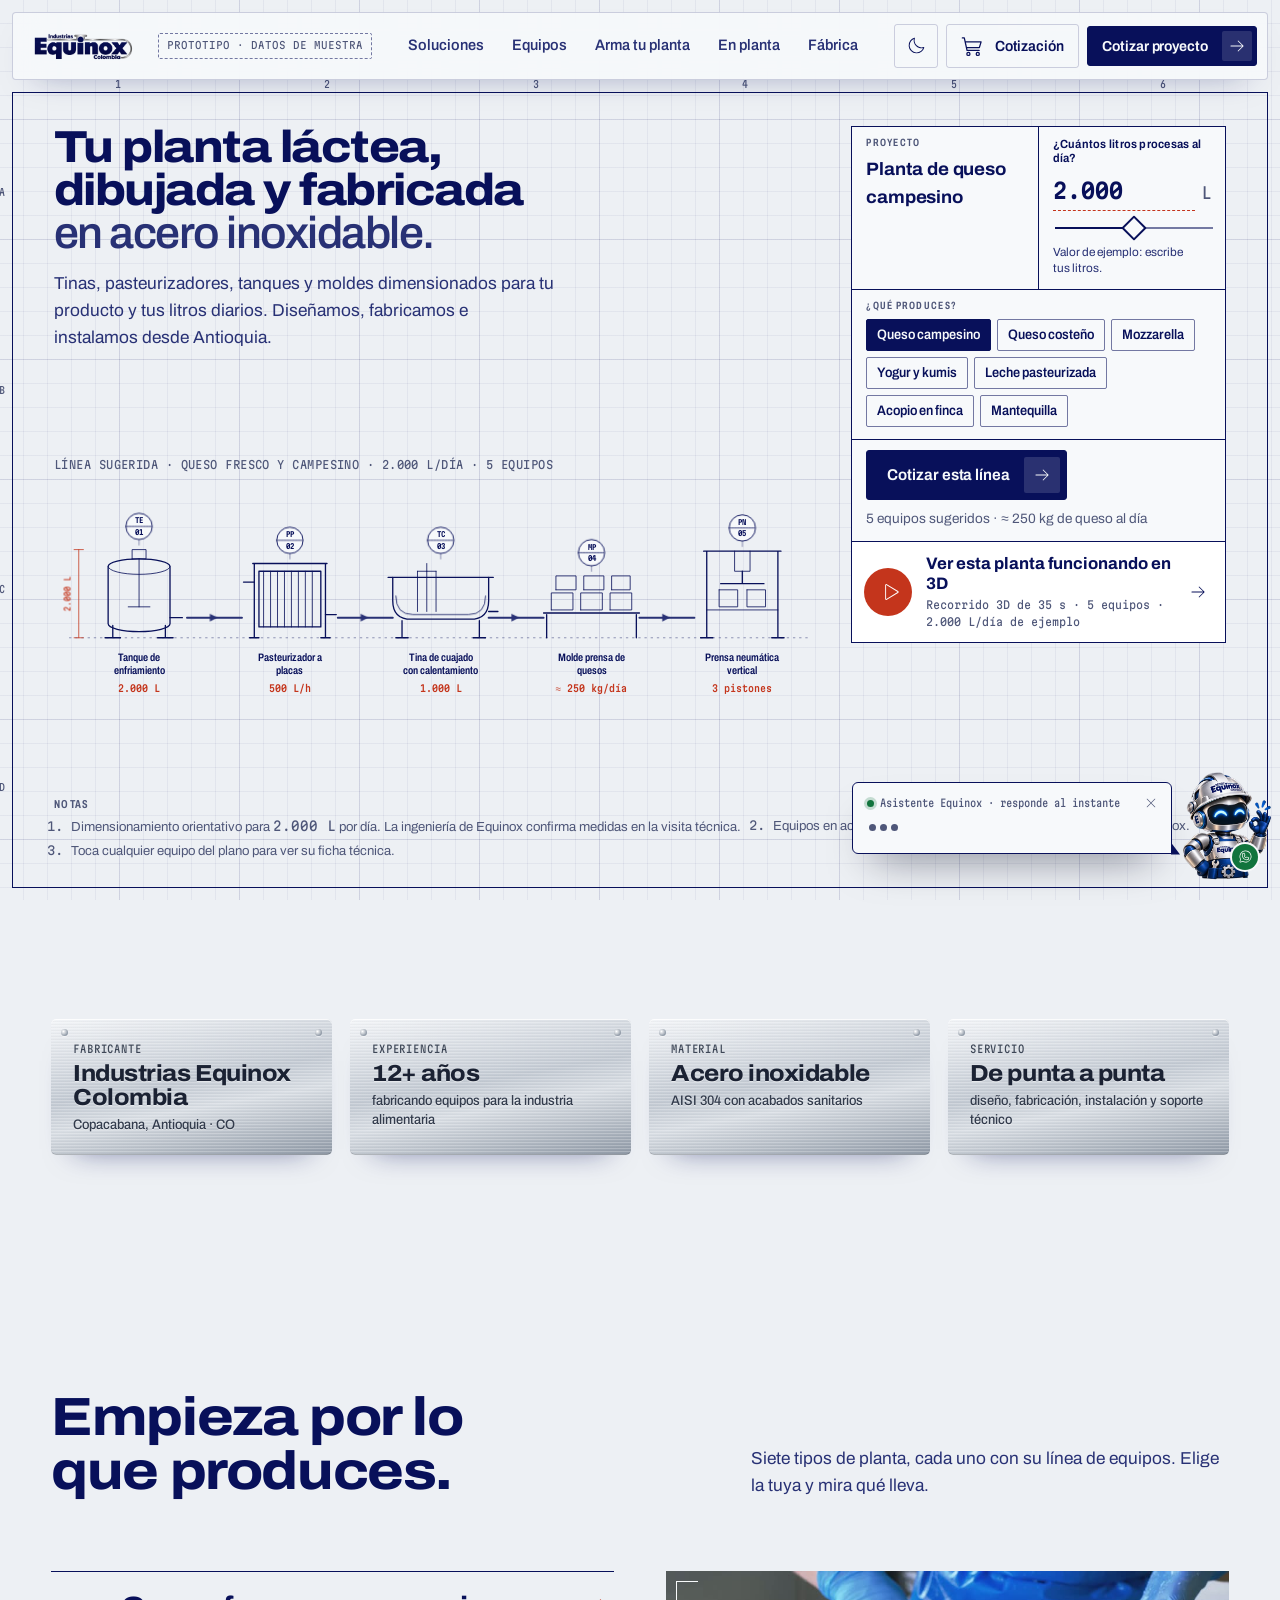
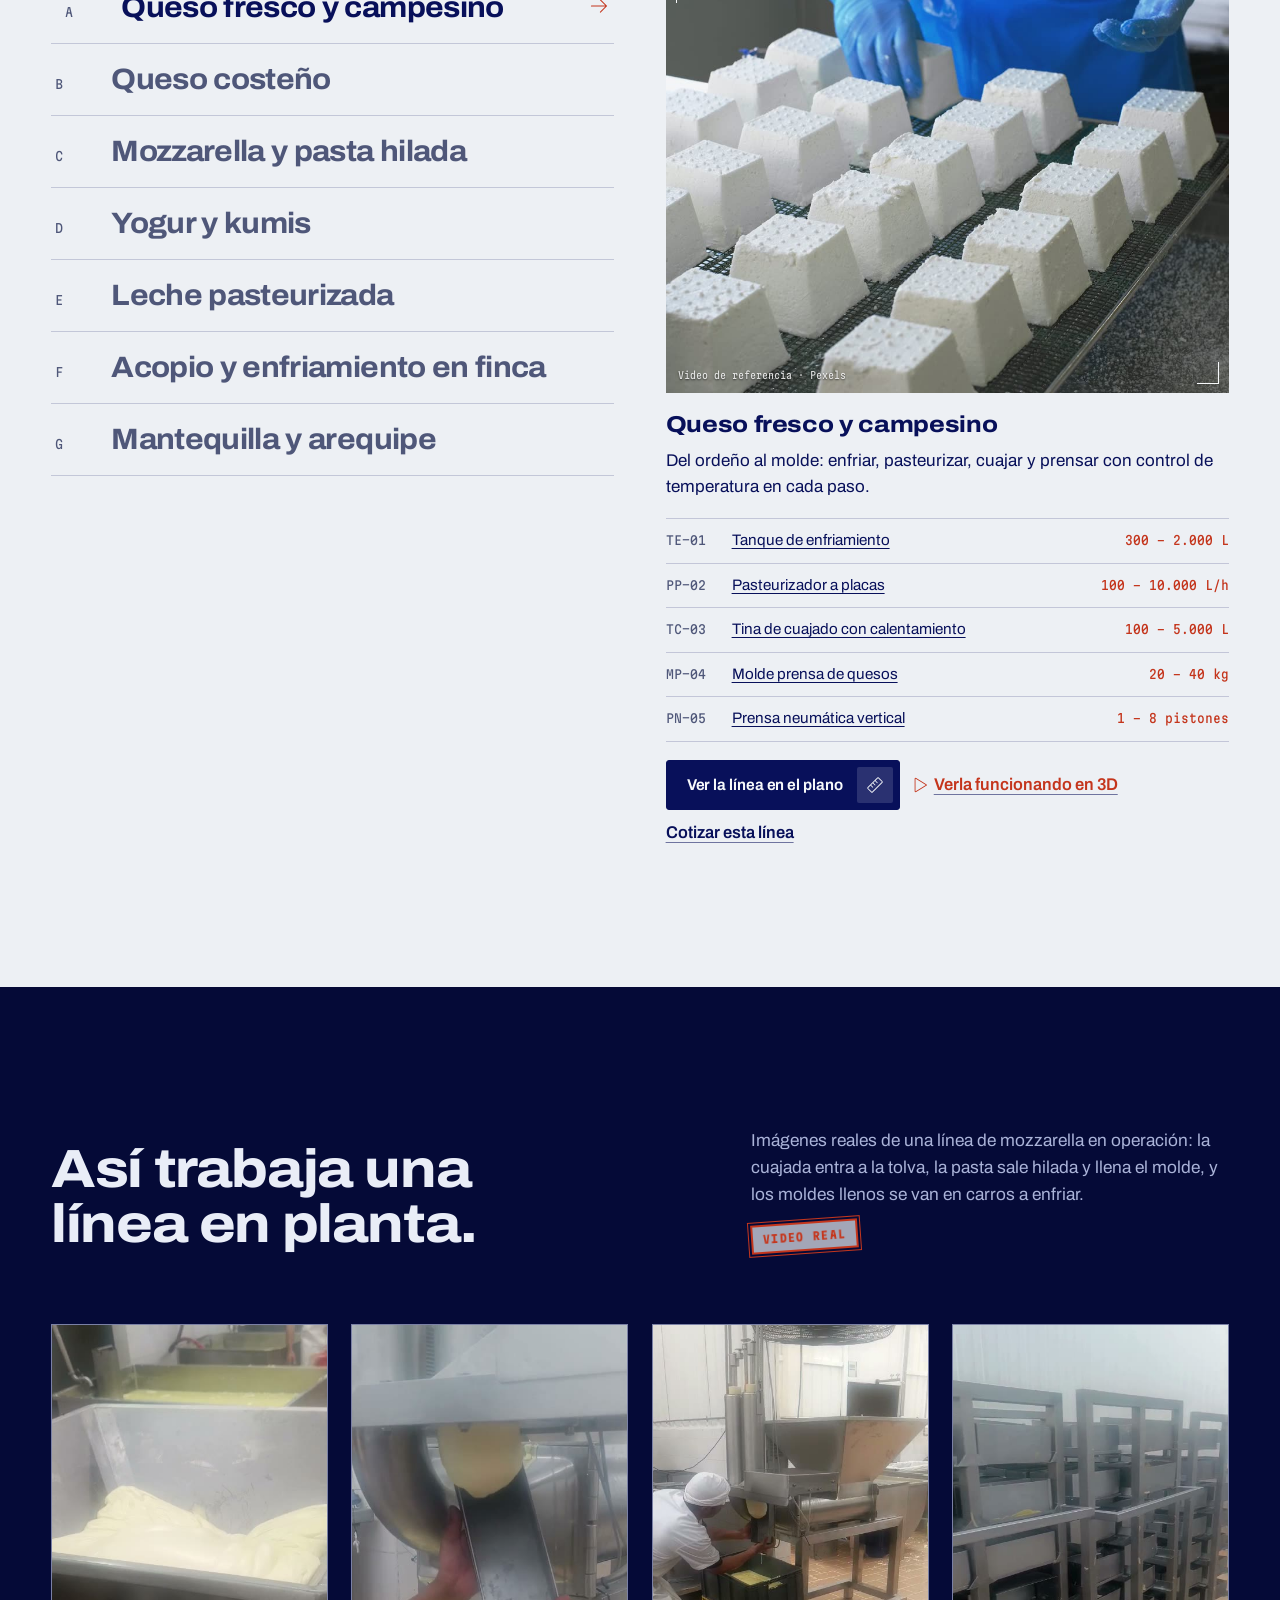
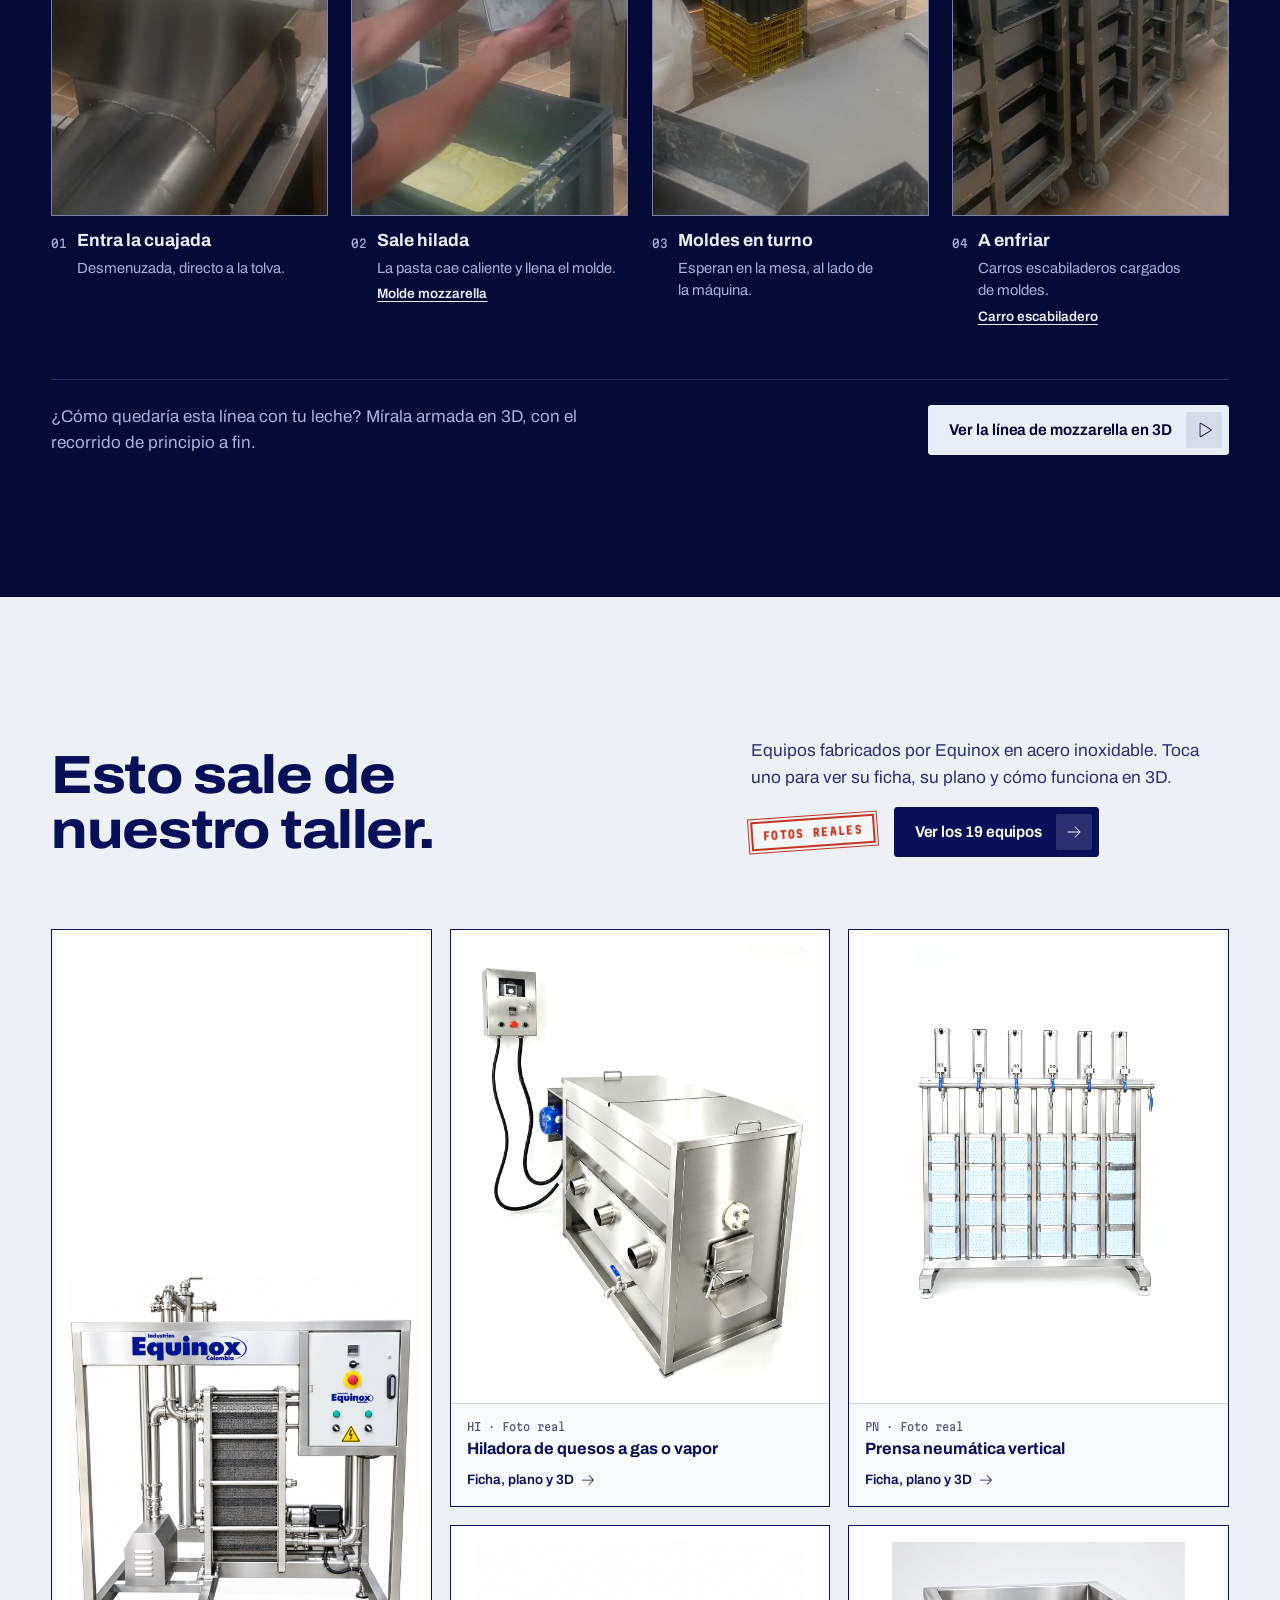
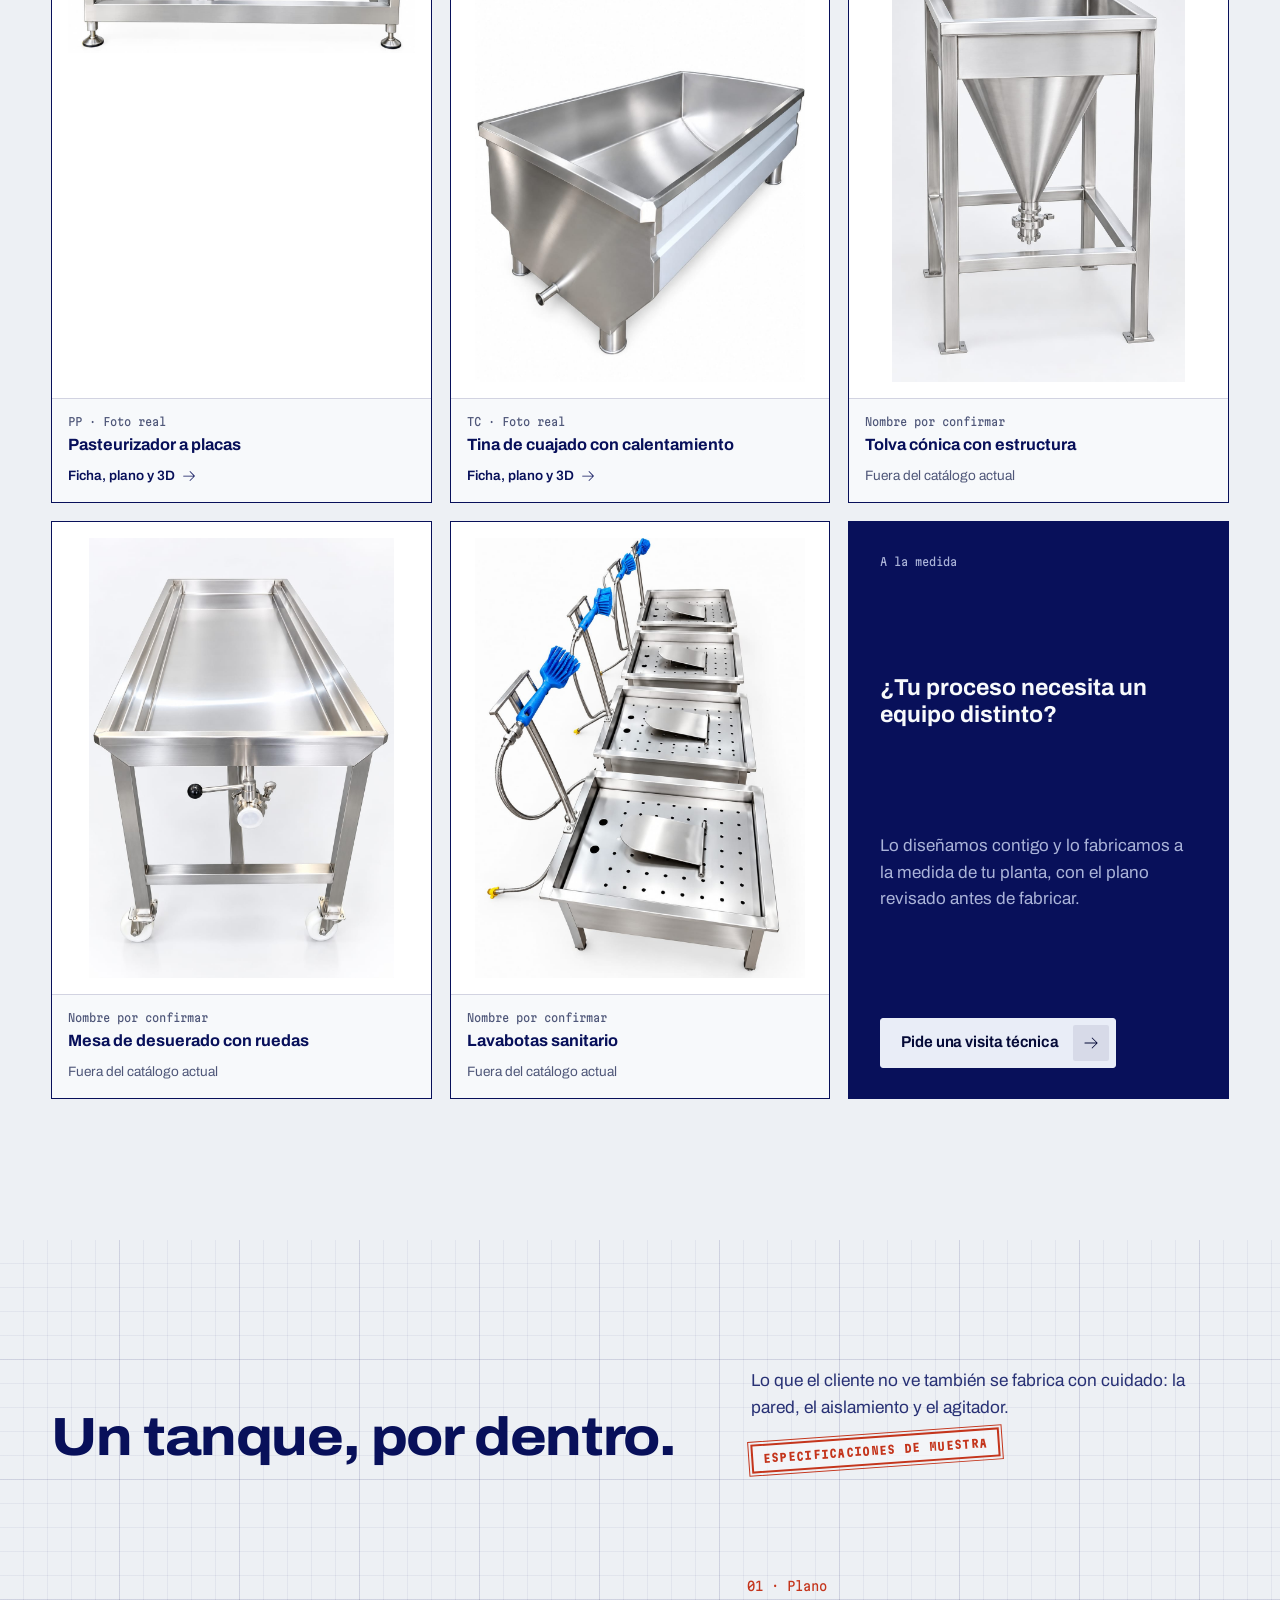
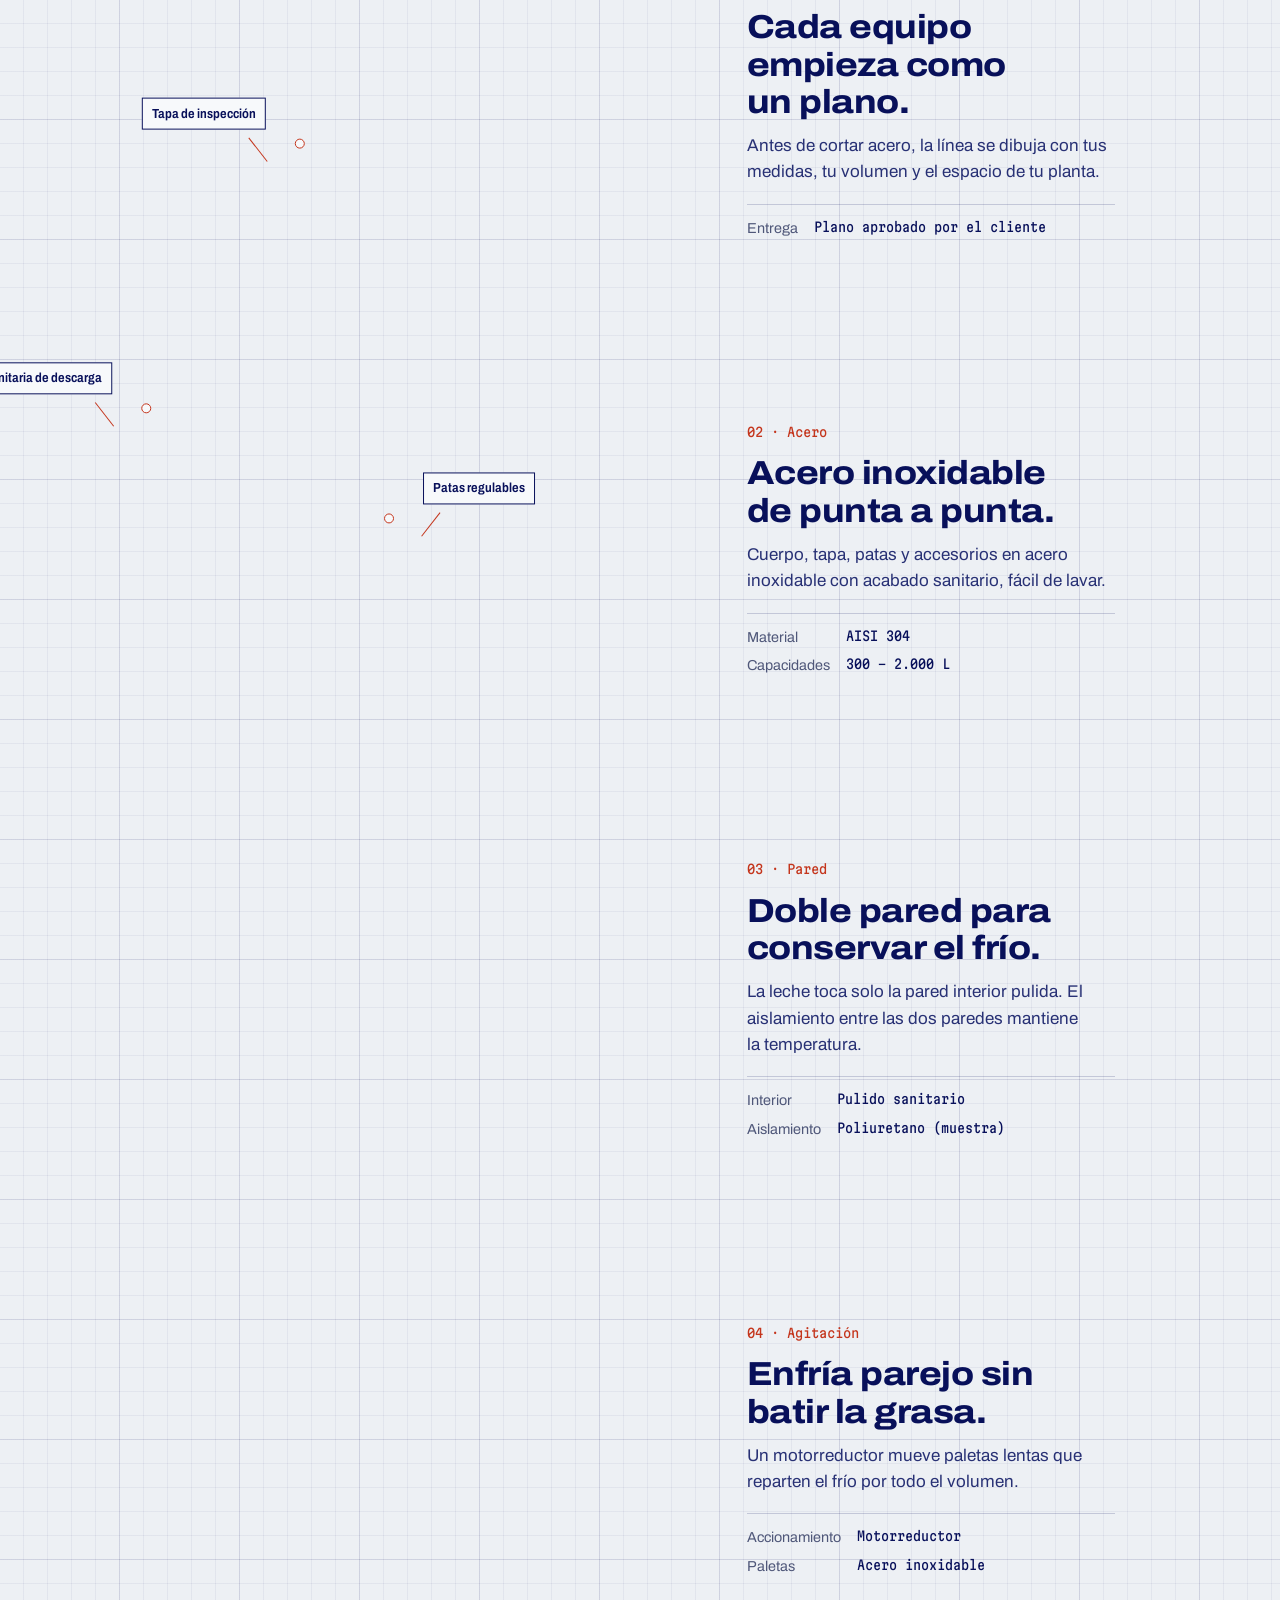
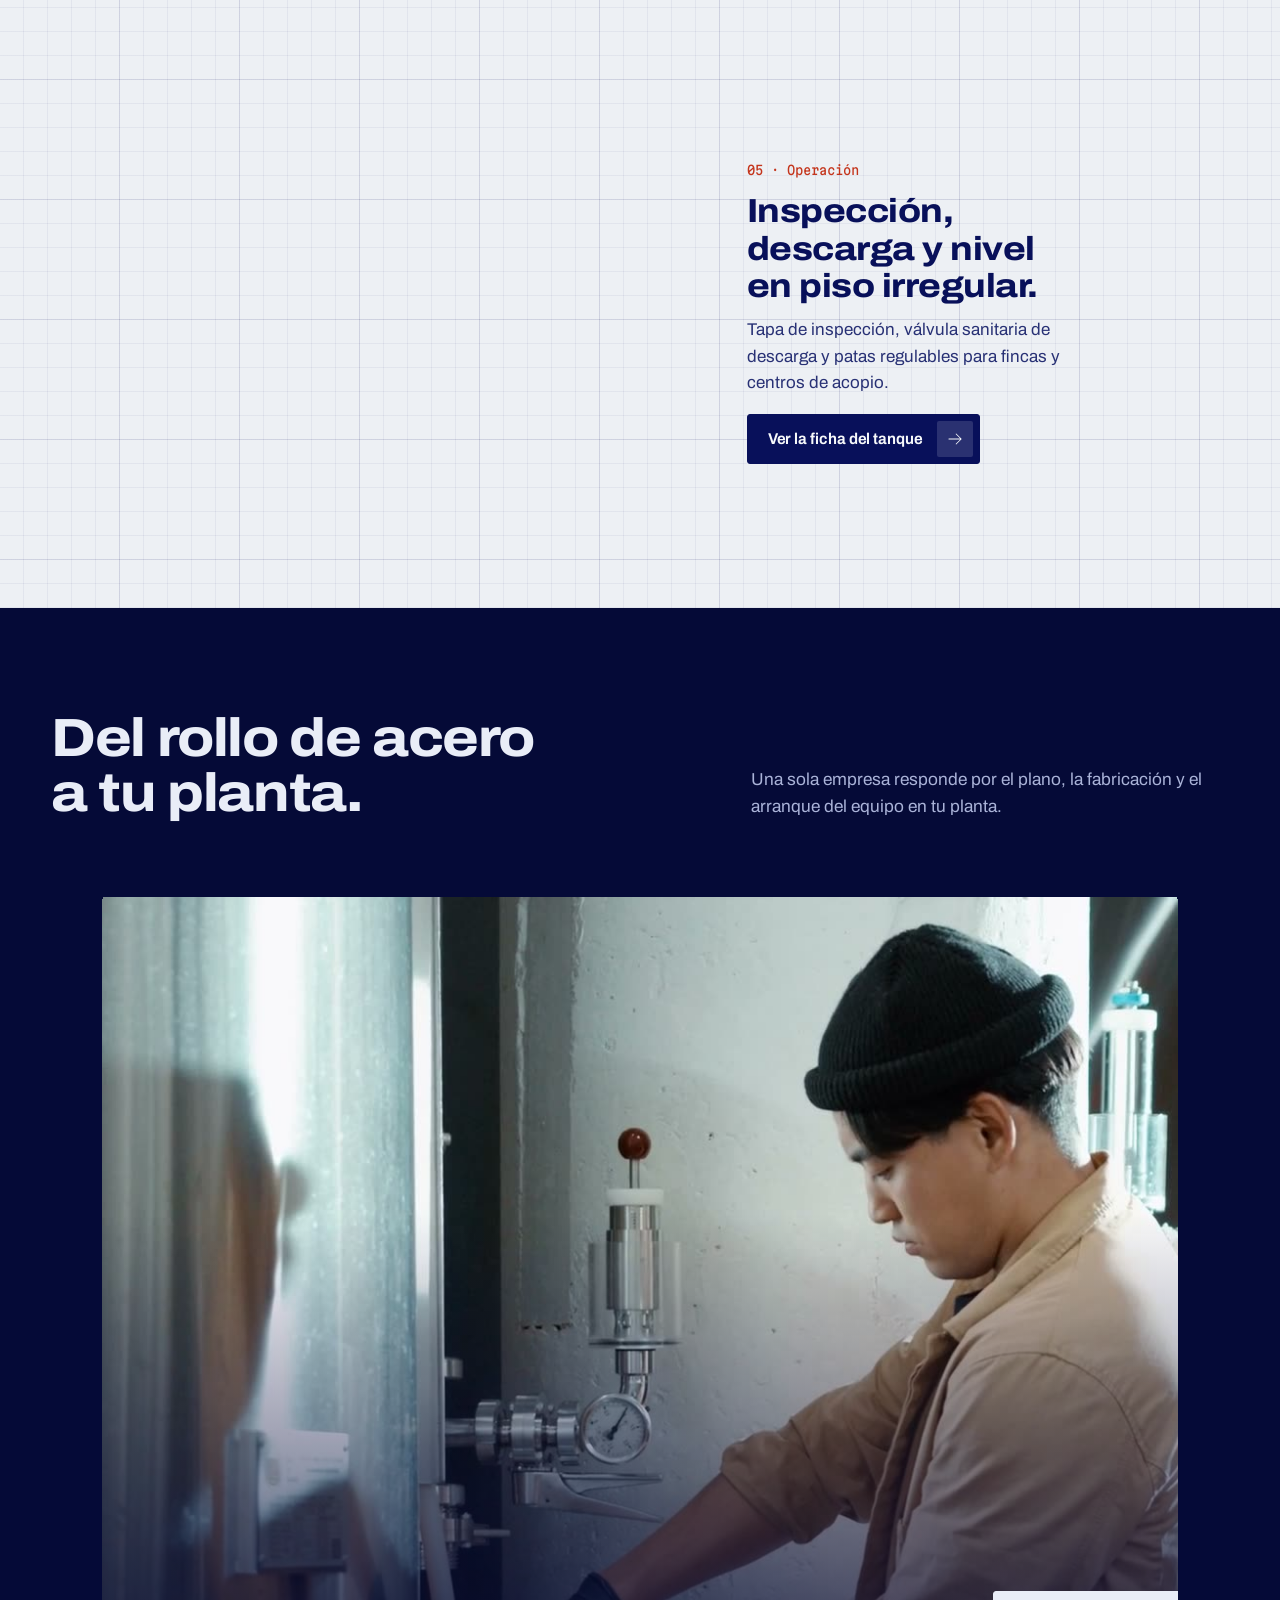
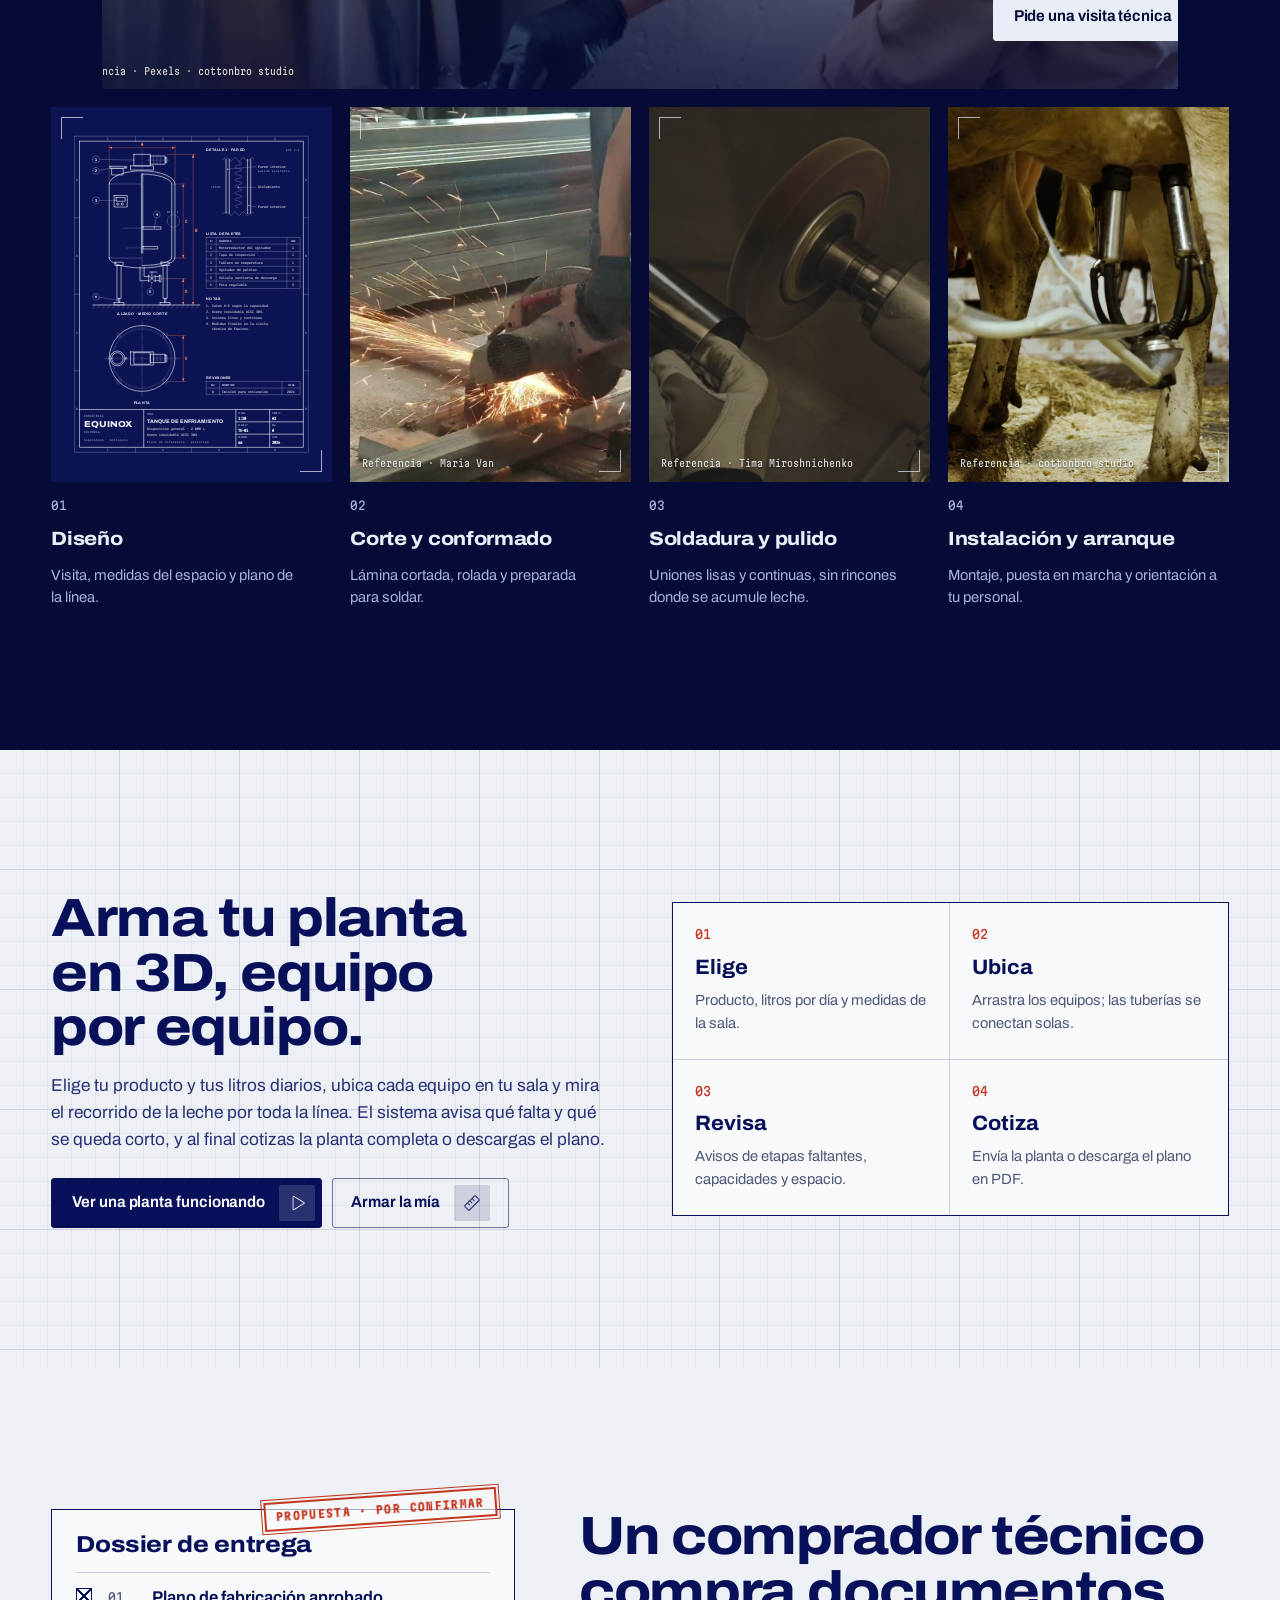
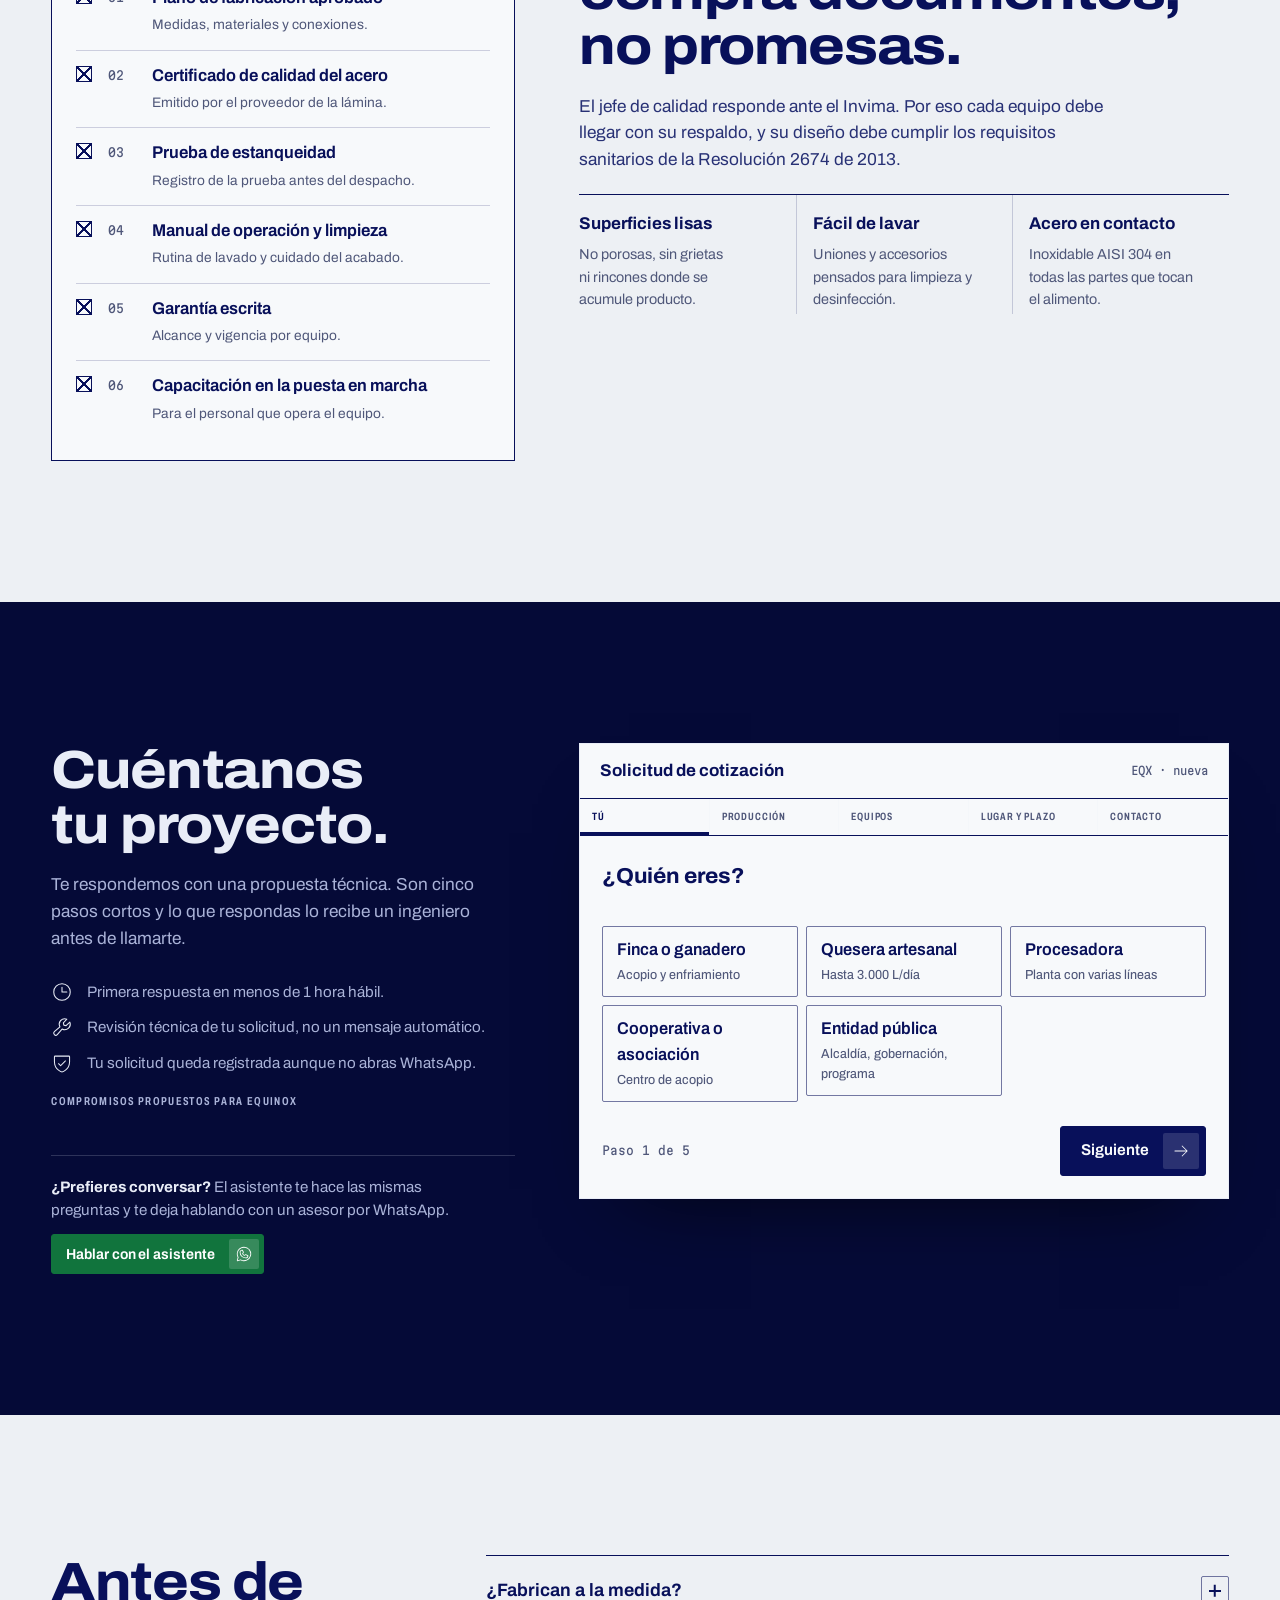
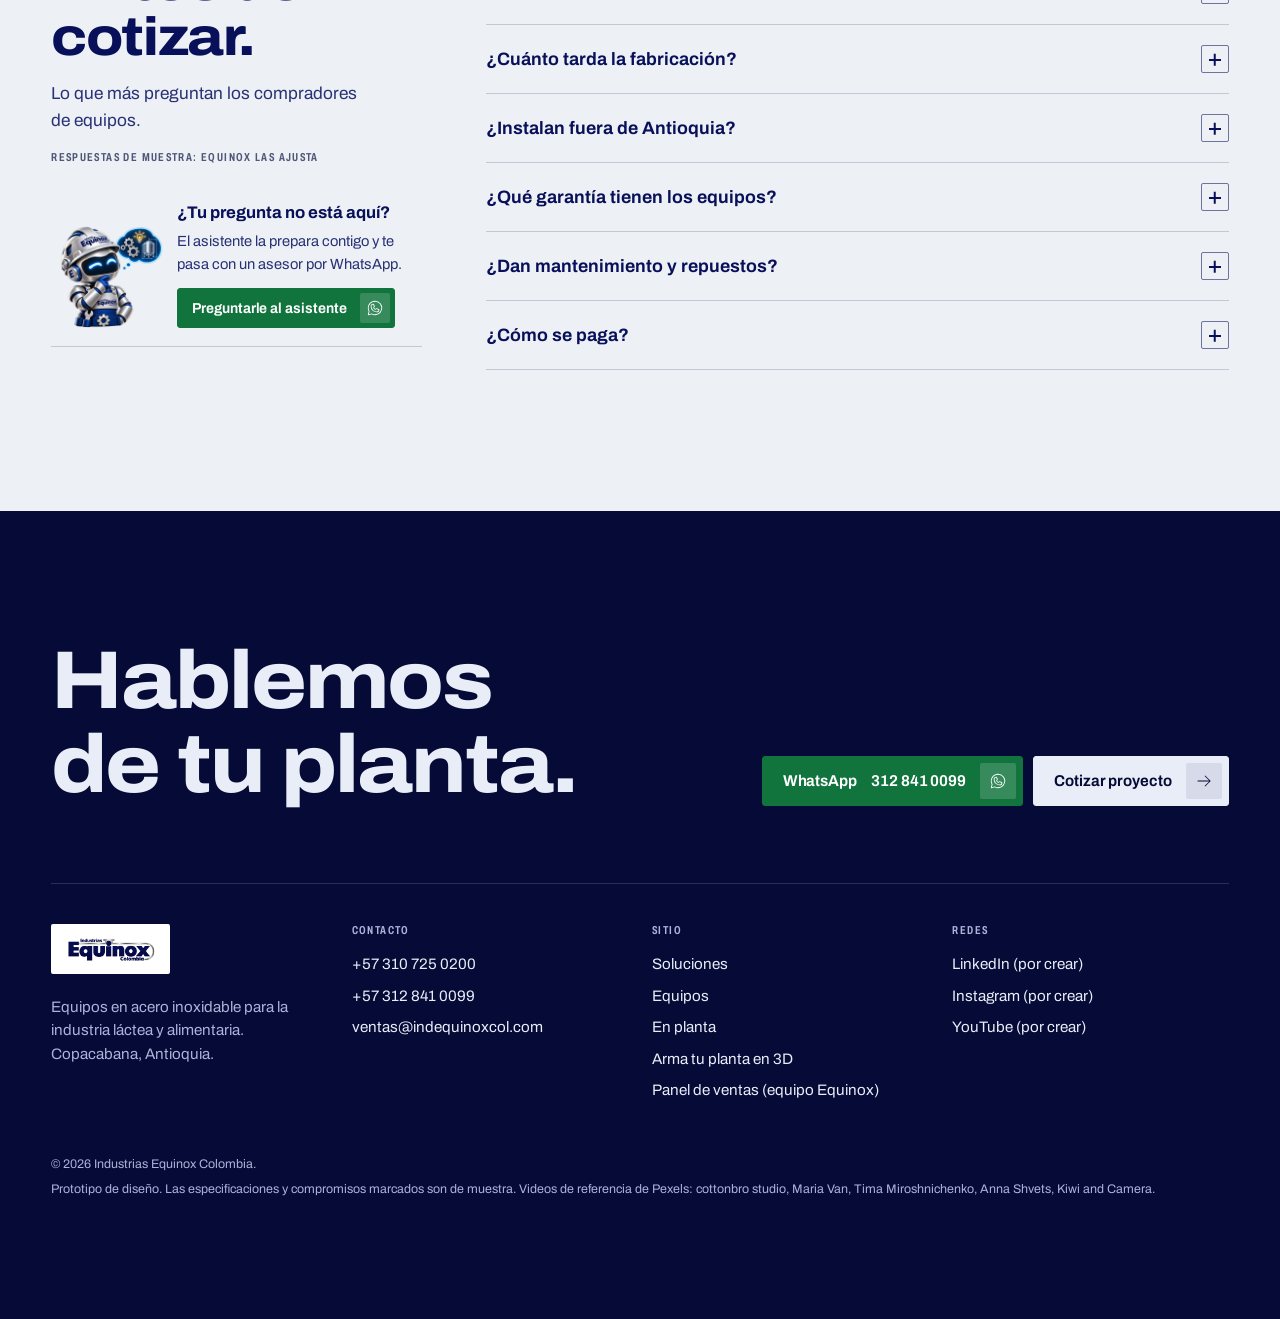
<file: index.html>
<!doctype html>
<html lang="es-CO" class="sin-js">
<head>
<meta charset="utf-8">
<!-- Prototipo: fuera de los buscadores hasta que Equinox apruebe los datos (quitar al publicar el sitio real) -->
<meta name="robots" content="noindex, nofollow">
<meta name="viewport" content="width=device-width, initial-scale=1, viewport-fit=cover">
<title>Equipos en acero inoxidable para plantas lácteas | Industrias Equinox Colombia</title>
<meta name="description" content="Tinas de cuajado, pasteurizadores, tanques de enfriamiento y moldes en acero inoxidable, dimensionados para tu producto y tus litros diarios. Diseño, fabricación e instalación desde Antioquia.">
<meta name="theme-color" content="#edf0f4">
<meta property="og:type" content="website">
<meta property="og:locale" content="es_CO">
<meta property="og:title" content="Industrias Equinox Colombia · Equipos lácteos en acero inoxidable">
<meta property="og:description" content="Dinos qué produces y cuántos litros procesas: te mostramos la línea de equipos y la cotizamos.">
<meta property="og:image" content="assets/img/posters/tanques-38806069.jpg">
<link rel="icon" type="image/png" href="assets/img/logo-equinox-icono.png">
<link rel="stylesheet" href="css/main.css">
<!-- Tema elegido por la persona (claro u oscuro), antes de pintar para que no parpadee -->
<script>try { var t = localStorage.getItem('eqx-tema'); if (t === 'oscuro' || t === 'claro') document.documentElement.dataset.tema = t; } catch (e) {}</script>
<!-- Entrada: una vez por visita (o con ?intro=1); se omite si la persona pidió menos movimiento -->
<script>try { var verIntro = /[?&]intro=1/.test(location.search); if ((verIntro || !sessionStorage.getItem('eqx-intro')) && !matchMedia('(prefers-reduced-motion: reduce)').matches) document.documentElement.classList.add('con-intro'); } catch (e) {}</script>
<script type="importmap">{ "imports": { "three": "./vendor/three/three.module.min.js" } }</script>
<script type="application/ld+json">{"@context":"https://schema.org","@type":"Organization","name":"Industrias Equinox Colombia","url":"https://www.indequinoxcol.com/","telephone":"+57 310 725 0200","email":"ventas@indequinoxcol.com","address":{"@type":"PostalAddress","addressLocality":"Copacabana","addressRegion":"Antioquia","addressCountry":"CO"}}</script>
</head>
<body>
<div class="intro" data-intro aria-hidden="true">
  <button class="intro__saltar" type="button" data-intro-saltar tabindex="-1">Saltar</button>
  <span class="intro__destello"></span>
  <div class="intro__escena">
    <div class="intro__placa" data-intro-placa>
      <span class="intro__remache" style="left:3.2%;top:7%"></span><span class="intro__remache" style="right:3.2%;top:7%"></span>
      <span class="intro__remache" style="left:3.2%;bottom:7%"></span><span class="intro__remache" style="right:3.2%;bottom:7%"></span>
      <img class="intro__logo" src="assets/img/logo-equinox.png" alt="" width="612" height="202" data-intro-logo>
      <span class="intro__costura"></span>
      <dl class="intro__campos">
        <div><dt>Fabricante</dt><dd>Industrias Equinox Colombia</dd></div>
        <div><dt>Material</dt><dd>Acero inoxidable</dd></div>
        <div><dt>Sector</dt><dd>Industria láctea</dd></div>
        <div><dt>Origen</dt><dd>Antioquia, Colombia</dd></div>
      </dl>
      <span class="intro__oscuro"></span>
      <canvas class="intro__lienzo" data-intro-lienzo></canvas>
    </div>
    <!-- El robot soldador de Equinox recorre la costura; intro.js pone la punta de la antorcha en el arco -->
    <img class="intro__soldador" src="assets/img/asistente/soldador.webp" alt="" width="605" height="520" fetchpriority="high" data-intro-soldador>
    <span class="intro__arco" data-intro-arco></span>
  </div>
  <div class="intro__texto">
    <p class="intro__frase"><span style="--i:0">Ingeniería</span> <span style="--i:1">que</span> <span style="--i:2">transforma</span><br><span class="intro__cota" style="--i:3">tu producción.</span></p>
    <p class="intro__sub">Diseñamos, fabricamos e instalamos plantas lácteas en acero inoxidable.</p>
    <div class="intro__acciones">
      <button class="btn btn--sobre-noche" type="button" data-intro-entrar tabindex="-1">Entrar <span class="btn__ico"><svg aria-hidden="true"><use href="assets/img/iconos.svg#i-arrow-right"/></svg></span></button>
      <span class="intro__avance" aria-hidden="true"><i data-intro-avance></i></span>
    </div>
  </div>
</div>
<a class="sr" href="#principal">Saltar al contenido</a>

<header class="nav" id="nav">
  <a class="nav__logo" href="#inicio" aria-label="Industrias Equinox Colombia, inicio"><img src="assets/img/logo-equinox.png" alt="Industrias Equinox Colombia" width="102" height="34"></a>
  <span class="nav__prototipo mono">Prototipo · datos de muestra</span>
  <nav class="nav__enlaces" aria-label="Principal">
    <a href="#soluciones">Soluciones</a>
    <a href="equipos.html">Equipos</a>
    <a href="planta.html">Arma tu planta</a>
    <a href="#en-planta">En planta</a>
    <a href="#fabrica">Fábrica</a>
  </nav>
  <div class="nav__acciones">
    <button class="tema-boton" type="button" data-tema-boton aria-pressed="false" aria-label="Cambiar a modo oscuro" title="Modo oscuro"><svg aria-hidden="true"><use href="assets/img/iconos.svg#i-moon"/></svg></button>
    <button type="button" class="nav__cot" data-contador data-carrito aria-label="Ver la cotización: sin equipos" aria-expanded="false" aria-controls="carrito-panel"><span class="nav__carrito" aria-hidden="true"><svg viewBox="0 0 256 256" fill="none" stroke="currentColor" stroke-width="13" stroke-linecap="round" stroke-linejoin="round"><path d="M24 40H44L72 168H196M53 80H216L198 140H66"/><circle cx="86" cy="204" r="16"/><circle cx="182" cy="204" r="16"/></svg><span class="mono">0</span></span><span class="txt">Cotización</span></button>
    <a class="btn btn--pequeno" href="#cotizar">Cotizar proyecto <span class="btn__ico"><svg aria-hidden="true"><use href="assets/img/iconos.svg#i-arrow-right"/></svg></span></a>
    <button class="nav__menu" aria-label="Abrir menú" aria-expanded="false" aria-controls="menu-movil"><span></span><span></span><span></span></button>
  </div>
</header>
<div class="menu-movil" id="menu-movil" hidden>
  <a href="#soluciones">Soluciones</a>
  <a href="equipos.html">Equipos</a>
  <a href="planta.html">Arma tu planta</a>
  <a href="#en-planta">En planta</a>
  <a href="#cotizar">Cotizar</a>
  <p class="rotulo">Prototipo · contenido marcado como muestra</p>
</div>

<main id="principal">

<!-- LÁMINA 01 · configurador -->
<section class="lamina cuadricula" id="inicio" aria-labelledby="titulo-inicio">
  <div class="lamina__marco">
    <div class="regla regla--h" aria-hidden="true"><span>1</span><span>2</span><span>3</span><span>4</span><span>5</span><span>6</span></div>
    <div class="regla regla--v" aria-hidden="true"><span>A</span><span>B</span><span>C</span><span>D</span></div>

    <div class="lamina__titulo">
      <h1 id="titulo-inicio">Tu planta láctea, dibujada y fabricada <em>en acero inoxidable.</em></h1>
      <p class="lead">Tinas, pasteurizadores, tanques y moldes dimensionados para tu producto y tus litros diarios. Diseñamos, fabricamos e instalamos desde Antioquia.</p>
    </div>

    <form class="cajetin lamina__cajetin" id="configurador" aria-label="Configura tu línea">
      <div class="c-3"><span class="rotulo">Proyecto</span><span class="cajetin__valor" data-proyecto>Planta de queso campesino</span></div>
      <div class="c-3 fin litros-celda pide" data-litros-celda>
        <label class="rotulo" for="litros-num">¿Cuántos litros procesas al día?</label>
        <div class="litros__valor"><input id="litros-num" class="mono" type="text" inputmode="numeric" autocomplete="off" value="2.000" aria-describedby="litros-pista" data-litros-num><span class="mono" aria-hidden="true">L</span></div>
        <input type="range" id="litros" min="0" max="100" step="1" value="50" aria-label="Leche por día" aria-describedby="litros-pista">
        <output id="litros-salida" class="sr" for="litros">2.000 L</output>
        <p class="litros__pista" id="litros-pista" data-litros-pista>Valor de ejemplo: escribe tus litros.</p>
      </div>
      <div class="c-6 fin" role="radiogroup" aria-labelledby="lbl-producto">
        <span class="rotulo" id="lbl-producto">¿Qué produces?</span>
        <div class="chips" data-chips-aplicacion></div>
      </div>
      <div class="c-6 fin cajetin__cta">
        <a class="btn" href="#cotizar" data-cotizar-linea>Cotizar esta línea <span class="btn__ico"><svg aria-hidden="true"><use href="assets/img/iconos.svg#i-arrow-right"/></svg></span></a>
        <span class="cajetin__resumen" data-resumen>5 equipos sugeridos</span>
      </div>
      <a class="c-6 fin ultima ver-planta" href="planta.html" data-ver-funcionando>
        <span class="ver-planta__play" aria-hidden="true"><svg><use href="assets/img/iconos.svg#i-play"/></svg></span>
        <span class="ver-planta__texto"><strong>Ver esta planta funcionando en 3D</strong><small class="mono" data-ver-datos>Recorrido en 3D</small></span>
        <svg class="ver-planta__flecha" aria-hidden="true"><use href="assets/img/iconos.svg#i-arrow-right"/></svg>
      </a>
    </form>

    <figure class="lamina__dibujo" aria-live="polite">
      <p class="lamina__leyenda mono" data-leyenda aria-hidden="true">Línea sugerida</p>
      <svg class="plano" id="plano" role="img" aria-labelledby="plano-desc"></svg>
      <figcaption class="sr" id="plano-desc">Plano de la línea de equipos sugerida.</figcaption>
    </figure>
    <p class="desliza mono" aria-hidden="true">Desliza el plano para ver toda la línea →</p>

    <div class="notas lamina__notas">
      <span class="rotulo">Notas</span>
      <ol>
        <li>Dimensionamiento orientativo para <span class="mono" data-litros-texto>2.000 L</span> por día. La ingeniería de Equinox confirma medidas en la visita técnica.</li>
        <li>Equipos en acero inoxidable. Capacidades según el catálogo de Equinox.</li>
        <li>Toca cualquier equipo del plano para ver su ficha técnica.</li>
      </ol>
    </div>
  </div>
</section>

<!-- Placas de identificación -->
<section class="placas" aria-label="Datos de Equinox">
  <div class="contenedor">
    <dl class="placas__fila">
      <div class="placa revela"><dt>Fabricante</dt><dd>Industrias Equinox Colombia<small>Copacabana, Antioquia · CO</small></dd></div>
      <div class="placa revela"><dt>Experiencia</dt><dd>12+ años<small>fabricando equipos para la industria alimentaria</small></dd></div>
      <div class="placa revela"><dt>Material</dt><dd>Acero inoxidable<small>AISI 304 con acabados sanitarios</small></dd></div>
      <div class="placa revela"><dt>Servicio</dt><dd>De punta a punta<small>diseño, fabricación, instalación y soporte técnico</small></dd></div>
    </dl>
  </div>
</section>

<!-- Soluciones por aplicación -->
<section class="seccion" id="soluciones" aria-labelledby="titulo-soluciones">
  <div class="contenedor">
    <div class="seccion__cabeza revela">
      <h2 id="titulo-soluciones">Empieza por lo que produces.</h2>
      <p class="lead">Siete tipos de planta, cada uno con su línea de equipos. Elige la tuya y mira qué lleva.</p>
    </div>
    <div class="aplicaciones__cuerpo">
      <ol class="indice" data-indice></ol>
      <aside class="panel-apl" aria-live="polite">
        <div class="visor"><video data-video-apl muted loop playsinline preload="none" poster="assets/img/posters/quesos-5930398.jpg"></video><span class="credito" data-credito-apl>Video de referencia · Pexels</span></div>
        <div class="panel-apl__texto">
          <h3 data-apl-nombre>Queso fresco y campesino</h3>
          <p data-apl-resumen></p>
        </div>
        <ul class="lista-equipos" data-apl-equipos></ul>
        <div class="cajetin__acciones">
          <button class="btn" type="button" data-ver-plano>Ver la línea en el plano <span class="btn__ico"><svg aria-hidden="true"><use href="assets/img/iconos.svg#i-ruler"/></svg></span></button>
          <a class="enlace enlace--play" href="planta.html" data-apl-ver><svg width="18" height="18" aria-hidden="true"><use href="assets/img/iconos.svg#i-play"/></svg> Verla funcionando en 3D</a>
          <a class="enlace" href="#cotizar" data-apl-cotizar>Cotizar esta línea</a>
        </div>
      </aside>
    </div>
  </div>
</section>

<!-- En planta: video real de una línea de mozzarella en operación -->
<section class="seccion noche cuadricula en-planta" aria-labelledby="titulo-en-planta" id="en-planta">
  <div class="contenedor">
    <div class="seccion__cabeza revela">
      <h2 id="titulo-en-planta">Así trabaja una línea en planta.</h2>
      <div style="justify-self:end;display:grid;gap:14px"><p class="lead">Imágenes reales de una línea de mozzarella en operación: la cuajada entra a la tolva, la pasta sale hilada y llena el molde, y los moldes llenos se van en carros a enfriar.</p><p><span class="sello">Video real</span></p></div>
    </div>
    <ol class="en-planta__tiras" aria-label="La línea de mozzarella, paso a paso">
      <li class="revela">
        <div class="en-planta__video"><video data-autoplay muted loop playsinline preload="none" poster="assets/img/posters/planta-tolva.jpg" aria-label="Cuajada desmenuzada dentro de la tolva de acero inoxidable"><source src="assets/video/planta-tolva.mp4" type="video/mp4"></video></div>
        <span class="mono">01</span><strong>Entra la cuajada</strong><p>Desmenuzada, directo a la tolva.</p>
      </li>
      <li class="revela">
        <div class="en-planta__video"><video data-autoplay muted loop playsinline preload="none" poster="assets/img/posters/planta-llenado.jpg" aria-label="La pasta hilada sale de la máquina y llena un molde de bloque"><source src="assets/video/planta-llenado.mp4" type="video/mp4"></video></div>
        <span class="mono">02</span><strong>Sale hilada</strong><p>La pasta cae caliente y llena el molde. <a href="equipo.html?e=moldeMozzarella">Molde mozzarella</a></p>
      </li>
      <li class="revela">
        <div class="en-planta__video"><video data-autoplay muted loop playsinline preload="none" poster="assets/img/posters/planta-moldes.jpg" aria-label="Moldes de mozzarella sobre la mesa mientras un operario carga canastillas junto a la máquina"><source src="assets/video/planta-moldes.mp4" type="video/mp4"></video></div>
        <span class="mono">03</span><strong>Moldes en turno</strong><p>Esperan en la mesa, al lado de la máquina.</p>
      </li>
      <li class="revela">
        <div class="en-planta__video"><video data-autoplay muted loop playsinline preload="none" poster="assets/img/posters/planta-carros.jpg" aria-label="Carros escabiladeros cargados de moldes"><source src="assets/video/planta-carros.mp4" type="video/mp4"></video></div>
        <span class="mono">04</span><strong>A enfriar</strong><p>Carros escabiladeros cargados de moldes. <a href="equipo.html?e=carro">Carro escabiladero</a></p>
      </li>
    </ol>
    <div class="en-planta__pie revela">
      <p>¿Cómo quedaría esta línea con tu leche? Mírala armada en 3D, con el recorrido de principio a fin.</p>
      <a class="btn btn--sobre-noche" href="planta.html?apl=mozzarella&amp;L=2000&amp;ver=recorrido" data-ver-linea="mozzarella">Ver la línea de mozzarella en 3D <span class="btn__ico"><svg aria-hidden="true"><use href="assets/img/iconos.svg#i-play"/></svg></span></a>
    </div>
  </div>
</section>

<!-- Hecho por Equinox: fotos reales -->
<section class="seccion galeria-real" aria-labelledby="titulo-galeria" id="hecho-por-equinox">
  <div class="contenedor">
    <div class="seccion__cabeza revela">
      <h2 id="titulo-galeria">Esto sale de nuestro taller.</h2>
      <div style="justify-self:end;display:grid;gap:16px"><p class="lead">Equipos fabricados por Equinox en acero inoxidable. Toca uno para ver su ficha, su plano y cómo funciona en 3D.</p><p class="galeria-real__acciones"><span class="sello">Fotos reales</span><a class="btn" href="equipos.html">Ver los 19 equipos <span class="btn__ico"><svg aria-hidden="true"><use href="assets/img/iconos.svg#i-arrow-right"/></svg></span></a></p></div>
    </div>
    <ul class="galeria-real__grid" data-galeria></ul>
  </div>
</section>


<!-- Anatomía del tanque (3D) -->
<section class="anatomia cuadricula" id="tanque" aria-labelledby="titulo-tanque">
  <div class="contenedor anatomia__intro">
    <div class="seccion__cabeza revela" style="margin-bottom:0">
      <h2 id="titulo-tanque">Un tanque, por dentro.</h2>
      <div style="justify-self:end;display:grid;gap:14px"><p class="lead">Lo que el cliente no ve también se fabrica con cuidado: la pared, el aislamiento y el agitador.</p><p><span class="sello">Especificaciones de muestra</span></p></div>
    </div>
  </div>
  <div class="anatomia__grid">
    <div class="anatomia__escena">
      <canvas id="tanque-3d" aria-label="Modelo 3D de un tanque de enfriamiento de leche en acero inoxidable"></canvas>
      <div class="anotaciones" id="anotaciones-3d" aria-hidden="true">
        <div class="anota" data-ancla="tablero"><span>Tablero de temperatura</span></div>
        <div class="anota anota--izq" data-ancla="pared"><span>Pared interior · aislamiento · pared exterior</span></div>
        <div class="anota" data-ancla="agitador"><span>Motorreductor del agitador</span></div>
        <div class="anota anota--izq" data-ancla="tapa"><span>Tapa de inspección</span></div>
        <div class="anota anota--izq" data-ancla="valvula"><span>Válvula sanitaria de descarga</span></div>
        <div class="anota" data-ancla="patas"><span>Patas regulables</span></div>
      </div>
    </div>
    <div class="anatomia__pasos">
      <article class="paso-3d" data-paso="plano">
        <span class="mono">01 · Plano</span>
        <h3>Cada equipo empieza como un plano.</h3>
        <p>Antes de cortar acero, la línea se dibuja con tus medidas, tu volumen y el espacio de tu planta.</p>
        <dl><dt>Entrega</dt><dd>Plano aprobado por el cliente</dd></dl>
      </article>
      <article class="paso-3d" data-paso="acero">
        <span class="mono">02 · Acero</span>
        <h3>Acero inoxidable de punta a punta.</h3>
        <p>Cuerpo, tapa, patas y accesorios en acero inoxidable con acabado sanitario, fácil de lavar.</p>
        <dl><dt>Material</dt><dd>AISI 304</dd><dt>Capacidades</dt><dd>300 – 2.000 L</dd></dl>
      </article>
      <article class="paso-3d" data-paso="corte">
        <span class="mono">03 · Pared</span>
        <h3>Doble pared para conservar el frío.</h3>
        <p>La leche toca solo la pared interior pulida. El aislamiento entre las dos paredes mantiene la temperatura.</p>
        <dl><dt>Interior</dt><dd>Pulido sanitario</dd><dt>Aislamiento</dt><dd>Poliuretano (muestra)</dd></dl>
      </article>
      <article class="paso-3d" data-paso="agitador">
        <span class="mono">04 · Agitación</span>
        <h3>Enfría parejo sin batir la grasa.</h3>
        <p>Un motorreductor mueve paletas lentas que reparten el frío por todo el volumen.</p>
        <dl><dt>Accionamiento</dt><dd>Motorreductor</dd><dt>Paletas</dt><dd>Acero inoxidable</dd></dl>
      </article>
      <article class="paso-3d" data-paso="tapa">
        <span class="mono">05 · Operación</span>
        <h3>Inspección, descarga y nivel en piso irregular.</h3>
        <p>Tapa de inspección, válvula sanitaria de descarga y patas regulables para fincas y centros de acopio.</p>
        <p style="margin-top:18px"><a class="btn" href="equipo.html?e=enfriamiento">Ver la ficha del tanque <span class="btn__ico"><svg aria-hidden="true"><use href="assets/img/iconos.svg#i-arrow-right"/></svg></span></a></p>
      </article>
    </div>
  </div>
</section>

<!-- Fábrica -->
<section class="noche cuadricula seccion" id="fabrica" aria-labelledby="titulo-fabrica" style="padding-top:clamp(64px,8vw,120px)">
  <div class="contenedor">
    <div class="seccion__cabeza revela" style="margin-bottom:0">
      <h2 id="titulo-fabrica">Del rollo de acero a tu planta.</h2>
      <p class="lead">Una sola empresa responde por el plano, la fabricación y el arranque del equipo en tu planta.</p>
    </div>
  </div>
  <div class="fabrica__portada" data-portada>
    <video data-autoplay muted loop playsinline preload="none" poster="assets/img/posters/tanques-5532872.jpg"><source src="assets/video/tanques-5532872-vertical.mp4" type="video/mp4" media="(orientation: portrait)"><source src="assets/video/tanques-5532872.mp4" type="video/mp4"></video>
    <div class="fabrica__frase">
      <a class="btn btn--sobre-noche" href="#cotizar">Pide una visita técnica <span class="btn__ico"><svg aria-hidden="true"><use href="assets/img/iconos.svg#i-arrow-right"/></svg></span></a>
    </div>
    <span class="credito">Video de referencia · Pexels · cottonbro studio</span>
  </div>
  <div class="contenedor">
    <div class="fabrica__etapas">
      <article class="etapa etapa--plano revela">
        <div class="visor" aria-hidden="true">
          <svg class="plano-hoja" viewBox="0 0 300 400" focusable="false"><defs><pattern id="ph-cuadricula" width="10" height="10" patternUnits="userSpaceOnUse"><path class="pat-c" d="M10 0H0V10"/></pattern><pattern id="ph-rayado" width="2.4" height="2.4" patternUnits="userSpaceOnUse" patternTransform="rotate(45)"><path class="pat" d="M0 0V2.4"/></pattern><marker id="ph-fl" viewBox="0 0 6 6" refX="6" refY="3" markerWidth="4" markerHeight="4" markerUnits="userSpaceOnUse" orient="auto-start-reverse"><path class="ph-punta" d="M0 .9L6 3L0 5.1Z"/></marker></defs><path class="fondo" d="M14 14h272v372h-272Z"/><g class="hoja" style="--d:0s;--t:1.2s"><path class="tr f" pathLength="1" d="M8 8h284v384h-284Z"/><path class="tr" pathLength="1" d="M14 14h272v372h-272Z"/><path class="tr f" pathLength="1" d="M82 8V14"/><path class="tr f" pathLength="1" d="M82 386V392"/><path class="tr f" pathLength="1" d="M150 8V14"/><path class="tr f" pathLength="1" d="M150 386V392"/><path class="tr f" pathLength="1" d="M218 8V14"/><path class="tr f" pathLength="1" d="M218 386V392"/><path class="tr f" pathLength="1" d="M8 107H14"/><path class="tr f" pathLength="1" d="M286 107H292"/><path class="tr f" pathLength="1" d="M8 200H14"/><path class="tr f" pathLength="1" d="M286 200H292"/><path class="tr f" pathLength="1" d="M8 293H14"/><path class="tr f" pathLength="1" d="M286 293H292"/><path class="tr" pathLength="1" d="M14 340H286"/><path class="tr" pathLength="1" d="M92 340V386"/><path class="tr" pathLength="1" d="M204 340V386"/><path class="tr" pathLength="1" d="M245 340V386"/><path class="tr" pathLength="1" d="M204 355H286"/><path class="tr" pathLength="1" d="M204 370H286"/></g><g class="obj" style="--d:0.35s;--t:1.6s"><path class="tr" pathLength="1" d="M50 66V156"/><path class="tr" pathLength="1" d="M130 66V156"/><path class="tr" pathLength="1" d="M50 66A40 16 0 0 1 130 66"/><path class="tr" pathLength="1" d="M50 156A40 12 0 0 0 130 156"/><path class="tr" pathLength="1" d="M126 66V156"/><path class="tr" pathLength="1" d="M90 54A36 12 0 0 1 126 66"/><path class="tr" pathLength="1" d="M126 156A36 9 0 0 1 90 165"/><path class="tr" pathLength="1" d="M80 30h20v14h-20Z"/><path class="tr" pathLength="1" d="M76 44h28v5h-28Z"/><path class="tr" pathLength="1" d="M100 32h18v10h-18Z"/><path class="tr" pathLength="1" d="M118 34h2v6h-2Z"/><path class="tr" pathLength="1" d="M89.2 54V150"/><path class="tr" pathLength="1" d="M90.8 54V150"/><path class="tr" pathLength="1" d="M91 118h22v3h-22Z"/><path class="tr" pathLength="1" d="M91 142h18v3h-18Z"/><path class="tr" pathLength="1" d="M53 47h14v8h-14Z"/><path class="tr" pathLength="1" d="M51 44.5h18v2.5h-18Z"/><path class="tr" pathLength="1" d="M69.3 45.8a1.2 1.2 0 1 0 2.4 0a1.2 1.2 0 1 0 -2.4 0"/><path class="tr" pathLength="1" d="M56 80h16v14h-16Z"/><path class="tr" pathLength="1" d="M58.5 82.5h11v4.5h-11Z"/><path class="tr" pathLength="1" d="M59.2 90.5a1.3 1.3 0 1 0 2.6 0a1.3 1.3 0 1 0 -2.6 0"/><path class="tr" pathLength="1" d="M64.7 90.5a1.3 1.3 0 1 0 2.6 0a1.3 1.3 0 1 0 -2.6 0"/><path class="tr" pathLength="1" d="M87.5 167V183.5H98"/><path class="tr" pathLength="1" d="M92.5 167V178.5H98"/><path class="tr" pathLength="1" d="M98 177V185L106 177V185Z"/><path class="tr" pathLength="1" d="M102 181V173"/><path class="tr" pathLength="1" d="M99.5 173H108"/><path class="tr" pathLength="1" d="M106 178.5H111"/><path class="tr" pathLength="1" d="M106 183.5H111"/><path class="tr" pathLength="1" d="M111 177h2v8h-2Z"/><path class="tr" pathLength="1" d="M57 161h10v4h-10Z"/><path class="tr" pathLength="1" d="M59.5 165h5v40h-5Z"/><path class="tr" pathLength="1" d="M61.2 205V210"/><path class="tr" pathLength="1" d="M62.8 205V210"/><path class="tr" pathLength="1" d="M56 210h12v3h-12Z"/><path class="tr" pathLength="1" d="M113 161h10v4h-10Z"/><path class="tr" pathLength="1" d="M115.5 165h5v40h-5Z"/><path class="tr" pathLength="1" d="M117.2 205V210"/><path class="tr" pathLength="1" d="M118.8 205V210"/><path class="tr" pathLength="1" d="M112 210h12v3h-12Z"/><path class="tr" pathLength="1" d="M30 213H160"/><path class="tr f" pathLength="1" d="M50 66H90"/><path class="tr f" pathLength="1" d="M50 156H90"/><path class="tr f" pathLength="1" d="M104 32V42"/><path class="tr f" pathLength="1" d="M108 32V42"/><path class="tr f" pathLength="1" d="M112 32V42"/></g><g class="obj" style="--d:0.9s;--t:1.3s"><path class="tr" pathLength="1" d="M50 278a40 40 0 1 0 80 0a40 40 0 1 0 -80 0"/><path class="tr" pathLength="1" d="M76 270h28v16h-28Z"/><path class="tr" pathLength="1" d="M80 271h20v14h-20Z"/><path class="tr" pathLength="1" d="M100 273h18v10h-18Z"/><path class="tr" pathLength="1" d="M118 274h2v8h-2Z"/><path class="tr" pathLength="1" d="M51 278a9 9 0 1 0 18 0a9 9 0 1 0 -18 0"/><path class="tr" pathLength="1" d="M53 278a7 7 0 1 0 14 0a7 7 0 1 0 -14 0"/><path class="tr" pathLength="1" d="M69.3 278a1.2 1.2 0 1 0 2.4 0a1.2 1.2 0 1 0 -2.4 0"/><path class="tr f" pathLength="1" d="M104 273V283"/><path class="tr f" pathLength="1" d="M108 273V283"/><path class="tr f" pathLength="1" d="M112 273V283"/></g><g class="obj" style="--d:1.2s;--t:1.2s"><path class="tr" pathLength="1" d="M192 36V102"/><path class="tr" pathLength="1" d="M196 36V102"/><path class="tr" pathLength="1" d="M218 36V102"/><path class="tr" pathLength="1" d="M222 36V102"/><path class="tr f" pathLength="1" d="M188 36L193 33.5L198 38.5L203 33.5L208 38.5L213 33.5L218 38.5L223 33.5L226 36"/><path class="tr f" pathLength="1" d="M188 102L193 99.5L198 104.5L203 99.5L208 104.5L213 99.5L218 104.5L223 99.5L226 102"/><path class="tr f" pathLength="1" d="M207 39Q216 41 207 43Q198 45 207 47Q216 49 207 51Q198 53 207 55Q216 57 207 59Q198 61 207 63Q216 65 207 67Q198 69 207 71Q216 73 207 75Q198 77 207 79Q216 81 207 83Q198 85 207 87Q216 89 207 91Q198 93 207 95"/></g><g class="obj tabla" style="--d:1.0s;--t:1.1s"><path class="tr f" pathLength="1" d="M168 131h114v62h-114Z"/><path class="tr f" pathLength="1" d="M180 131V193"/><path class="tr f" pathLength="1" d="M266 131V193"/><path class="tr f" pathLength="1" d="M168 139H282"/><path class="tr f" pathLength="1" d="M168 148H282"/><path class="tr f" pathLength="1" d="M168 157H282"/><path class="tr f" pathLength="1" d="M168 166H282"/><path class="tr f" pathLength="1" d="M168 175H282"/><path class="tr f" pathLength="1" d="M168 184H282"/><path class="tr f" pathLength="1" d="M168 306h114v16h-114Z"/><path class="tr f" pathLength="1" d="M168 314H282"/><path class="tr f" pathLength="1" d="M184 306V322"/><path class="tr f" pathLength="1" d="M260 306V322"/></g><g class="ap eje" style="--d:1.6s"><path d="M90 24V220"/><path d="M96 37H124"/><path d="M44 278H136"/><path d="M90 232V324"/></g><g class="ap oculta" style="--d:1.7s"><path d="M67 119.5H89"/><path d="M71 143.5H89"/><path d="M54 278a36 36 0 1 0 72 0a36 36 0 1 0 -72 0"/><path d="M59.5 247.5h5v5h-5Z"/><path d="M59.5 303.5h5v5h-5Z"/><path d="M115.5 247.5h5v5h-5Z"/><path d="M115.5 303.5h5v5h-5Z"/></g><g class="ap" style="--d:1.8s"><path class="rayado" d="M90 50A40 16 0 0 1 130 66V156A40 12 0 0 1 90 168V165A36 9 0 0 0 126 156V66A36 12 0 0 0 90 54Z"/><path class="rayado" d="M192 36h4v66h-4Z"/><path class="rayado" d="M218 36h4v66h-4Z"/><path class="f" d="M33 213l-3 4M39 213l-3 4M45 213l-3 4M51 213l-3 4M57 213l-3 4M63 213l-3 4M69 213l-3 4M75 213l-3 4M81 213l-3 4M87 213l-3 4M93 213l-3 4M99 213l-3 4M105 213l-3 4M111 213l-3 4M117 213l-3 4M123 213l-3 4M129 213l-3 4M135 213l-3 4M141 213l-3 4M147 213l-3 4M153 213l-3 4M159 213l-3 4"/></g><g class="ap cota" style="--d:2.0s"><path class="dim" d="M50 22H130" marker-start="url(#ph-fl)" marker-end="url(#ph-fl)"/><path d="M50 64V19M130 64V19"/><text x="90" y="20.2" class="t-cota" text-anchor="middle">A</text><path class="dim" d="M152 30V213" marker-start="url(#ph-fl)" marker-end="url(#ph-fl)"/><path d="M121 30H155"/><text x="154.5" y="124" class="t-cota">B</text><path class="dim" d="M140 66V156" marker-start="url(#ph-fl)" marker-end="url(#ph-fl)"/><path d="M132 66H143M132 156H143"/><text x="142.2" y="113" class="t-cota">C</text><path class="dim" d="M140 181V213" marker-start="url(#ph-fl)" marker-end="url(#ph-fl)"/><path d="M114 181H143"/><text x="142.2" y="199" class="t-cota">D</text><path class="dim" d="M140 250V306" marker-start="url(#ph-fl)" marker-end="url(#ph-fl)"/><path d="M121 250H143M121 306H143"/><text x="142.2" y="280" class="t-cota">E</text></g><g class="ap" style="--d:2.15s"><path class="f" d="M80 37L38.2 36.09"/><circle class="punto" cx="80" cy="37" r=".8"/><path class="globo" d="M29.8 36a4.2 4.2 0 1 0 8.4 0a4.2 4.2 0 1 0 -8.4 0"/><text x="34" y="37.55" class="t-globo" text-anchor="middle">1</text><path class="f" d="M52 47L38.14 49.31"/><circle class="punto" cx="52" cy="47" r=".8"/><path class="globo" d="M29.8 50a4.2 4.2 0 1 0 8.4 0a4.2 4.2 0 1 0 -8.4 0"/><text x="34" y="51.55" class="t-globo" text-anchor="middle">2</text><path class="f" d="M57 86L38.2 86"/><circle class="punto" cx="57" cy="86" r=".8"/><path class="globo" d="M29.8 86a4.2 4.2 0 1 0 8.4 0a4.2 4.2 0 1 0 -8.4 0"/><text x="34" y="87.55" class="t-globo" text-anchor="middle">3</text><path class="f" d="M105 119L107.23 107.13"/><circle class="punto" cx="105" cy="119" r=".8"/><path class="globo" d="M103.8 103a4.2 4.2 0 1 0 8.4 0a4.2 4.2 0 1 0 -8.4 0"/><text x="108" y="104.55" class="t-globo" text-anchor="middle">4</text><path class="f" d="M102 185.5L100.72 192.86"/><circle class="punto" cx="102" cy="185.5" r=".8"/><path class="globo" d="M95.8 197a4.2 4.2 0 1 0 8.4 0a4.2 4.2 0 1 0 -8.4 0"/><text x="100" y="198.55" class="t-globo" text-anchor="middle">5</text><path class="f" d="M59.5 207L38.15 203.65"/><circle class="punto" cx="59.5" cy="207" r=".8"/><path class="globo" d="M29.8 203a4.2 4.2 0 1 0 8.4 0a4.2 4.2 0 1 0 -8.4 0"/><text x="34" y="204.55" class="t-globo" text-anchor="middle">6</text><path class="llamada" d="M120.5 111a7.5 7.5 0 1 0 15 0a7.5 7.5 0 1 0 -15 0"/><text x="128" y="101" class="t-peq" text-anchor="middle">DET. 1</text></g><g class="ap textos" style="--d:2.3s"><text x="48" y="12.4" class="t-zona" text-anchor="middle">1</text><text x="48" y="390.4" class="t-zona" text-anchor="middle">1</text><text x="116" y="12.4" class="t-zona" text-anchor="middle">2</text><text x="116" y="390.4" class="t-zona" text-anchor="middle">2</text><text x="184" y="12.4" class="t-zona" text-anchor="middle">3</text><text x="184" y="390.4" class="t-zona" text-anchor="middle">3</text><text x="252" y="12.4" class="t-zona" text-anchor="middle">4</text><text x="252" y="390.4" class="t-zona" text-anchor="middle">4</text><text x="11" y="61.8" class="t-zona" text-anchor="middle">A</text><text x="289" y="61.8" class="t-zona" text-anchor="middle">A</text><text x="11" y="154.8" class="t-zona" text-anchor="middle">B</text><text x="289" y="154.8" class="t-zona" text-anchor="middle">B</text><text x="11" y="247.8" class="t-zona" text-anchor="middle">C</text><text x="289" y="247.8" class="t-zona" text-anchor="middle">C</text><text x="11" y="340.8" class="t-zona" text-anchor="middle">D</text><text x="289" y="340.8" class="t-zona" text-anchor="middle">D</text><text x="90" y="225.5" class="t-vista" text-anchor="middle">ALZADO · MEDIO CORTE</text><text x="90" y="333.5" class="t-vista" text-anchor="middle">PLANTA</text><text x="168" y="26" class="t-vista">DETALLE 1 · PARED</text><text x="282" y="26" class="t-peq" text-anchor="end">ESC 2:1</text><text x="180" y="71.4" class="t-peq" text-anchor="middle">LECHE</text><path class="f" d="M194 48L228 45"/><circle class="punto" cx="194" cy="48" r=".8"/><text x="230.5" y="46.3" class="t-et">Pared interior</text><text x="230.5" y="51.3" class="t-peq">pulido sanitario</text><path class="f" d="M207 70L228 70"/><circle class="punto" cx="207" cy="70" r=".8"/><text x="230.5" y="71.3" class="t-et">Aislamiento</text><path class="f" d="M220 92L228 94"/><circle class="punto" cx="220" cy="92" r=".8"/><text x="230.5" y="95.3" class="t-et">Pared exterior</text><text x="168" y="127.5" class="t-vista">LISTA DE PARTES</text><text x="174" y="136.6" class="t-cab" text-anchor="middle">N.º</text><text x="183" y="136.6" class="t-cab">DESCRIPCIÓN</text><text x="274" y="136.6" class="t-cab" text-anchor="middle">CANT.</text><text x="174" y="145" class="t-fila" text-anchor="middle">1</text><text x="183" y="145" class="t-fila">Motorreductor del agitador</text><text x="274" y="145" class="t-fila" text-anchor="middle">1</text><text x="174" y="154" class="t-fila" text-anchor="middle">2</text><text x="183" y="154" class="t-fila">Tapa de inspección</text><text x="274" y="154" class="t-fila" text-anchor="middle">1</text><text x="174" y="163" class="t-fila" text-anchor="middle">3</text><text x="183" y="163" class="t-fila">Tablero de temperatura</text><text x="274" y="163" class="t-fila" text-anchor="middle">1</text><text x="174" y="172" class="t-fila" text-anchor="middle">4</text><text x="183" y="172" class="t-fila">Agitador de paletas</text><text x="274" y="172" class="t-fila" text-anchor="middle">1</text><text x="174" y="181" class="t-fila" text-anchor="middle">5</text><text x="183" y="181" class="t-fila">Válvula sanitaria de descarga</text><text x="274" y="181" class="t-fila" text-anchor="middle">1</text><text x="174" y="190" class="t-fila" text-anchor="middle">6</text><text x="183" y="190" class="t-fila">Pata regulable</text><text x="274" y="190" class="t-fila" text-anchor="middle">4</text><text x="168" y="207.5" class="t-vista">NOTAS</text><text x="168" y="216" class="t-fila" xml:space="preserve">1. Cotas A–E según la capacidad.</text><text x="168" y="223" class="t-fila" xml:space="preserve">2. Acero inoxidable AISI 304.</text><text x="168" y="230" class="t-fila" xml:space="preserve">3. Uniones lisas y continuas.</text><text x="168" y="237" class="t-fila" xml:space="preserve">4. Medidas finales en la visita</text><text x="168" y="244" class="t-fila" xml:space="preserve">   técnica de Equinox.</text><text x="168" y="302.5" class="t-vista">REVISIONES</text><text x="176" y="311.6" class="t-cab" text-anchor="middle">REV.</text><text x="187" y="311.6" class="t-cab">DESCRIPCIÓN</text><text x="271" y="311.6" class="t-cab" text-anchor="middle">FECHA</text><text x="176" y="319.6" class="t-fila" text-anchor="middle">A</text><text x="187" y="319.6" class="t-fila">Emisión para cotización</text><text x="271" y="319.6" class="t-fila" text-anchor="middle">2026</text><text x="20" y="349" class="t-peq">INDUSTRIAS</text><text x="19.4" y="361.6" class="t-marca">EQUINOX</text><text x="20" y="368.6" class="t-peq">COLOMBIA</text><text x="20" y="378" class="t-peq">Copacabana · Antioquia</text><text x="96" y="346.5" class="t-rot">TÍTULO</text><text x="96" y="356.8" class="t-titulo">TANQUE DE ENFRIAMIENTO</text><text x="96" y="365.2" class="t-fila">Disposición general · 2.000 L</text><text x="96" y="372.2" class="t-fila">Acero inoxidable AISI 304</text><text x="96" y="380.6" class="t-peq">Plano de referencia · prototipo</text><text x="207" y="345" class="t-rot">ESCALA</text><text x="207" y="352.4" class="t-val">1:20</text><text x="248" y="345" class="t-rot">FORMATO</text><text x="248" y="352.4" class="t-val">A3</text><text x="207" y="360" class="t-rot">PLANO N.º</text><text x="207" y="367.4" class="t-val">TE-01</text><text x="248" y="360" class="t-rot">REV.</text><text x="248" y="367.4" class="t-val">A</text><text x="207" y="375" class="t-rot">UNIDADES</text><text x="207" y="382.4" class="t-val">mm</text><text x="248" y="375" class="t-rot">FECHA</text><text x="248" y="382.4" class="t-val">2026</text></g></svg>
        </div>
        <span class="mono">01</span><h3>Diseño</h3><p>Visita, medidas del espacio y plano de la línea.</p>
      </article>
      <article class="etapa revela">
        <div class="visor"><video data-autoplay muted loop playsinline preload="none" poster="assets/img/posters/corte-13530502.jpg"><source src="assets/video/corte-13530502.mp4" type="video/mp4"></video><span class="credito">Referencia · Maria Van</span></div>
        <span class="mono">02</span><h3>Corte y conformado</h3><p>Lámina cortada, rolada y preparada para soldar.</p>
      </article>
      <article class="etapa revela">
        <div class="visor"><video data-autoplay muted loop playsinline preload="none" poster="assets/img/posters/pulido-4941370.jpg"><source src="assets/video/pulido-4941370.mp4" type="video/mp4"></video><span class="credito">Referencia · Tima Miroshnichenko</span></div>
        <span class="mono">03</span><h3>Soldadura y pulido</h3><p>Uniones lisas y continuas, sin rincones donde se acumule leche.</p>
      </article>
      <article class="etapa revela">
        <div class="visor"><video data-autoplay muted loop playsinline preload="none" style="object-position:62% 50%" poster="assets/img/posters/ordeno-4911448.jpg"><source src="assets/video/ordeno-4911448.mp4" type="video/mp4"></video><span class="credito">Referencia · cottonbro studio</span></div>
        <span class="mono">04</span><h3>Instalación y arranque</h3><p>Montaje, puesta en marcha y orientación a tu personal.</p>
      </article>
    </div>
  </div>
</section>

<!-- Arma tu planta -->
<section class="seccion cuadricula banda-planta" aria-labelledby="titulo-banda-planta">
  <div class="contenedor banda-planta__grid">
    <div class="revela">
      <h2 id="titulo-banda-planta">Arma tu planta en 3D, equipo por equipo.</h2>
      <p class="lead" style="margin-top:18px">Elige tu producto y tus litros diarios, ubica cada equipo en tu sala y mira el recorrido de la leche por toda la línea. El sistema avisa qué falta y qué se queda corto, y al final cotizas la planta completa o descargas el plano.</p>
      <div class="cajetin__acciones" style="margin-top:24px">
        <a class="btn" href="planta.html" data-ver-funcionando>Ver una planta funcionando <span class="btn__ico"><svg aria-hidden="true"><use href="assets/img/iconos.svg#i-play"/></svg></span></a>
        <a class="btn btn--claro" href="planta.html" data-planta-linea>Armar la mía <span class="btn__ico"><svg aria-hidden="true"><use href="assets/img/iconos.svg#i-ruler"/></svg></span></a>
      </div>
    </div>
    <ol class="banda-planta__pasos revela">
      <li><span class="mono">01</span><strong>Elige</strong><p>Producto, litros por día y medidas de la sala.</p></li>
      <li><span class="mono">02</span><strong>Ubica</strong><p>Arrastra los equipos; las tuberías se conectan solas.</p></li>
      <li><span class="mono">03</span><strong>Revisa</strong><p>Avisos de etapas faltantes, capacidades y espacio.</p></li>
      <li><span class="mono">04</span><strong>Cotiza</strong><p>Envía la planta o descarga el plano en PDF.</p></li>
    </ol>
  </div>
</section>

<!-- Casos -->
<!-- Oculta mientras los casos sean de muestra: se muestra sola con MOSTRAR_CASOS = true en js/data.js -->
<section class="seccion" id="casos" aria-labelledby="titulo-casos" data-seccion-casos hidden>
  <div class="contenedor">
    <div class="seccion__cabeza revela">
      <h2 id="titulo-casos">Cada proyecto, con su reto y su cifra.</h2>
      <p class="lead">Así se cuentan los casos de éxito. Estos tres son de muestra y se reemplazan por proyectos reales de Equinox, con permiso de cada cliente.</p>
    </div>
    <div class="casos__grid" data-casos></div>
  </div>
</section>

<!-- Calidad -->
<section class="seccion" id="calidad" aria-labelledby="titulo-calidad">
  <div class="contenedor dossier">
    <div class="dossier__hoja revela">
      <span class="sello">Propuesta · por confirmar</span>
      <h3>Dossier de entrega</h3>
      <ol>
        <li><span class="mono">01</span><div><strong>Plano de fabricación aprobado</strong><small>Medidas, materiales y conexiones.</small></div></li>
        <li><span class="mono">02</span><div><strong>Certificado de calidad del acero</strong><small>Emitido por el proveedor de la lámina.</small></div></li>
        <li><span class="mono">03</span><div><strong>Prueba de estanqueidad</strong><small>Registro de la prueba antes del despacho.</small></div></li>
        <li><span class="mono">04</span><div><strong>Manual de operación y limpieza</strong><small>Rutina de lavado y cuidado del acabado.</small></div></li>
        <li><span class="mono">05</span><div><strong>Garantía escrita</strong><small>Alcance y vigencia por equipo.</small></div></li>
        <li><span class="mono">06</span><div><strong>Capacitación en la puesta en marcha</strong><small>Para el personal que opera el equipo.</small></div></li>
      </ol>
    </div>
    <div class="dossier__texto revela">
      <h2 id="titulo-calidad">Un comprador técnico compra documentos, no promesas.</h2>
      <p class="lead">El jefe de calidad responde ante el Invima. Por eso cada equipo debe llegar con su respaldo, y su diseño debe cumplir los requisitos sanitarios de la Resolución 2674 de 2013.</p>
      <div class="hechos">
        <div><strong>Superficies lisas</strong><p>No porosas, sin grietas ni rincones donde se acumule producto.</p></div>
        <div><strong>Fácil de lavar</strong><p>Uniones y accesorios pensados para limpieza y desinfección.</p></div>
        <div><strong>Acero en contacto</strong><p>Inoxidable AISI 304 en todas las partes que tocan el alimento.</p></div>
      </div>
    </div>
  </div>
</section>

<!-- Cotizador -->
<section class="cotizar noche cuadricula" id="cotizar" aria-labelledby="titulo-cotizar">
  <div class="contenedor cotizar__grid">
    <div class="cotizar__intro">
      <h2 id="titulo-cotizar">Cuéntanos tu proyecto.</h2>
      <p class="lead">Te respondemos con una propuesta técnica. Son cinco pasos cortos y lo que respondas lo recibe un ingeniero antes de llamarte.</p>
      <ul class="garantias">
        <li><svg aria-hidden="true"><use href="assets/img/iconos.svg#i-clock"/></svg><span>Primera respuesta en menos de 1 hora hábil.</span></li>
        <li><svg aria-hidden="true"><use href="assets/img/iconos.svg#i-wrench"/></svg><span>Revisión técnica de tu solicitud, no un mensaje automático.</span></li>
        <li><svg aria-hidden="true"><use href="assets/img/iconos.svg#i-shield-check"/></svg><span>Tu solicitud queda registrada aunque no abras WhatsApp.</span></li>
      </ul>
      <p class="rotulo">Compromisos propuestos para Equinox</p>
      <div class="cotizar__conversar">
        <p><strong>¿Prefieres conversar?</strong> El asistente te hace las mismas preguntas y te deja hablando con un asesor por WhatsApp.</p>
        <button type="button" class="btn btn--wa btn--pequeno" data-asistente-abrir="cotizar">Hablar con el asistente <span class="btn__ico"><svg aria-hidden="true"><use href="assets/img/iconos.svg#i-whatsapp-logo"/></svg></span></button>
      </div>
    </div>

    <form class="formulario" id="formulario" novalidate data-clarity-mask="true">
      <div class="formulario__cabeza"><strong>Solicitud de cotización</strong><span class="mono" data-folio>EQX · nueva</span></div>
      <div class="progreso" aria-hidden="true"><span data-n="1">Tú</span><span data-n="2">Producción</span><span data-n="3">Equipos</span><span data-n="4">Lugar y plazo</span><span data-n="5">Contacto</span></div>

      <fieldset class="paso-form activo" data-paso-form="1">
        <legend>¿Quién eres?</legend>
        <div class="opciones">
          <label class="opcion"><input type="radio" name="tipo" value="Finca o ganadero"><span>Finca o ganadero<small>Acopio y enfriamiento</small></span></label>
          <label class="opcion"><input type="radio" name="tipo" value="Quesera artesanal"><span>Quesera artesanal<small>Hasta 3.000 L/día</small></span></label>
          <label class="opcion"><input type="radio" name="tipo" value="Procesadora"><span>Procesadora<small>Planta con varias líneas</small></span></label>
          <label class="opcion"><input type="radio" name="tipo" value="Cooperativa o asociación"><span>Cooperativa o asociación<small>Centro de acopio</small></span></label>
          <label class="opcion"><input type="radio" name="tipo" value="Entidad pública"><span>Entidad pública<small>Alcaldía, gobernación, programa</small></span></label>
        </div>
        <p class="grupo-error" data-error="tipo">Elige una opción para continuar.</p>
      </fieldset>

      <fieldset class="paso-form" data-paso-form="2">
        <legend>¿Qué produces y cuánto?</legend>
        <div class="campo"><label for="f-producto">Producto principal</label><select id="f-producto" name="producto" data-select-producto></select></div>
        <div class="campo"><label for="f-litros">Litros de leche por día</label><input id="f-litros" name="litros" type="number" inputmode="numeric" min="50" step="50" placeholder="2000"><span class="ayuda">Un estimado basta. Si vas a crecer, escribe la meta.</span><span class="msg-error">Escribe los litros diarios (mínimo 50).</span></div>
      </fieldset>

      <fieldset class="paso-form" data-paso-form="3">
        <legend>¿Qué equipos te interesan?</legend>
        <p class="vacio" data-sin-equipos>Marca los equipos. Si no sabes, déjalo así y te proponemos la línea.</p>
        <div class="equipos-sel" data-equipos-form></div>
      </fieldset>

      <fieldset class="paso-form" data-paso-form="4">
        <legend>¿Dónde y para cuándo?</legend>
        <div class="dos">
          <div class="campo"><label for="f-depto">Departamento</label><select id="f-depto" name="departamento"><option value="">Elige</option><option>Antioquia</option><option>Boyacá</option><option>Caldas</option><option>Cesar</option><option>Córdoba</option><option>Cundinamarca</option><option>Nariño</option><option>Quindío</option><option>Risaralda</option><option>Santander</option><option>Sucre</option><option>Valle del Cauca</option><option>Otro</option></select><span class="msg-error">Elige el departamento.</span></div>
          <div class="campo"><label for="f-municipio">Municipio</label><input id="f-municipio" name="municipio" autocomplete="address-level2" placeholder="San Pedro de los Milagros"></div>
        </div>
        <div class="campo"><label for="f-plazo">¿Cuándo necesitas el equipo?</label><select id="f-plazo" name="plazo"><option>En menos de 1 mes</option><option selected>En 1 a 3 meses</option><option>En 3 a 6 meses</option><option>Más adelante, estoy averiguando</option></select></div>
      </fieldset>

      <fieldset class="paso-form" data-paso-form="5">
        <legend>¿Cómo te contactamos?</legend>
        <div class="dos">
          <div class="campo"><label for="f-nombre">Nombre</label><input id="f-nombre" name="nombre" autocomplete="name" required><span class="msg-error">Escribe tu nombre.</span></div>
          <div class="campo"><label for="f-empresa">Empresa o finca</label><input id="f-empresa" name="empresa" autocomplete="organization"></div>
        </div>
        <div class="dos">
          <div class="campo"><label for="f-cel">Celular con WhatsApp</label><input id="f-cel" name="celular" type="tel" inputmode="tel" autocomplete="tel" placeholder="300 123 4567" required><span class="msg-error">Escribe un celular de 10 dígitos.</span></div>
          <div class="campo"><label for="f-correo">Correo <span class="ayuda">(opcional)</span></label><input id="f-correo" name="correo" type="email" autocomplete="email"></div>
        </div>
        <div class="campo"><label for="f-nota">Algo más que debamos saber <span class="ayuda">(opcional)</span></label><textarea id="f-nota" name="nota" placeholder="Espacio disponible, voltaje, si es para un proyecto financiado…"></textarea></div>
      </fieldset>

      <div class="formulario__pie" data-pie-form>
        <button class="btn btn--claro" type="button" data-atras hidden>Atrás</button>
        <span class="mono" style="font-size:.75rem;color:var(--ink-3)" data-paso-texto>Paso 1 de 5</span>
        <button class="btn" type="button" data-siguiente>Siguiente <span class="btn__ico"><svg aria-hidden="true"><use href="assets/img/iconos.svg#i-arrow-right"/></svg></span></button>
      </div>

      <div class="exito" data-exito role="status" aria-live="polite">
        <div class="exito__cabeza">
          <img src="assets/img/asistente/saludo.webp" alt="" width="436" height="420" loading="lazy" decoding="async">
          <div><span class="mono" data-folio-exito></span><h3>Recibimos tu solicitud.</h3></div>
        </div>
        <p>Un ingeniero de Equinox la revisa y te escribe al celular que dejaste. Si quieres adelantar la conversación, envíala por WhatsApp con el PDF de la solicitud: lleva tus datos, los equipos y el resumen técnico de cada uno.</p>
        <dl data-resumen-exito></dl>
        <div class="cajetin__acciones"><a class="btn btn--wa" href="#" target="_blank" rel="noopener" data-wa-exito>Enviar a Equinox por WhatsApp <span class="btn__ico"><svg aria-hidden="true"><use href="assets/img/iconos.svg#i-whatsapp-logo"/></svg></span></a><button class="btn btn--claro" type="button" data-pdf-exito>Descargar PDF <span class="btn__ico"><svg aria-hidden="true"><use href="assets/img/iconos.svg#i-download-simple"/></svg></span></button><button class="btn btn--claro" type="button" data-nueva>Nueva solicitud</button></div>
        <p class="exito__pista" data-pista-exito>WhatsApp no deja adjuntar archivos desde la web: al tocar el botón se descarga el PDF de tu solicitud y se abre WhatsApp con el mensaje listo; arrastra el PDF al chat.</p>
        <p class="aviso">Prototipo: aquí la solicitud se guarda solo en este navegador. En la versión real se guarda en el servidor de Equinox y llega al correo de ventas.</p>
      </div>
    </form>
  </div>
</section>

<!-- Preguntas -->
<section class="seccion" id="preguntas" aria-labelledby="titulo-preguntas">
  <div class="contenedor preguntas__grid">
    <div class="revela">
      <h2 id="titulo-preguntas">Antes de cotizar.</h2>
      <p class="lead" style="margin-top:16px">Lo que más preguntan los compradores de equipos.</p>
      <p class="rotulo" style="margin-top:16px">Respuestas de muestra: Equinox las ajusta</p>
      <div class="preguntas__asistente">
        <img src="assets/img/asistente/pensativo.webp" alt="" width="460" height="420" loading="lazy" decoding="async">
        <div>
          <strong>¿Tu pregunta no está aquí?</strong>
          <p>El asistente la prepara contigo y te pasa con un asesor por WhatsApp.</p>
          <button type="button" class="btn btn--pequeno btn--wa" data-asistente-abrir="asesoria">Preguntarle al asistente <span class="btn__ico"><svg aria-hidden="true"><use href="assets/img/iconos.svg#i-whatsapp-logo"/></svg></span></button>
        </div>
      </div>
    </div>
    <div class="faq revela">
      <details><summary>¿Fabrican a la medida?<i aria-hidden="true"></i></summary><p>Sí. Cada equipo se define según tu producto, tus litros diarios y el espacio disponible en la planta.</p></details>
      <details><summary>¿Cuánto tarda la fabricación?<i aria-hidden="true"></i></summary><p>Depende del equipo y de la capacidad. Cada cotización trae el plazo de entrega por escrito.</p></details>
      <details><summary>¿Instalan fuera de Antioquia?<i aria-hidden="true"></i></summary><p>La cotización incluye el lugar de instalación. Equinox confirma la cobertura y el costo de traslado de su equipo técnico.</p></details>
      <details><summary>¿Qué garantía tienen los equipos?<i aria-hidden="true"></i></summary><p>La garantía queda por escrito en la cotización, con su alcance y su vigencia para cada equipo.</p></details>
      <details><summary>¿Dan mantenimiento y repuestos?<i aria-hidden="true"></i></summary><p>Sí. El servicio técnico incluye diagnóstico, mantenimiento, repuestos y soporte después de la entrega.</p></details>
      <details><summary>¿Cómo se paga?<i aria-hidden="true"></i></summary><p>Cada cotización define anticipo y saldo. Si tu proyecto tiene financiación o recursos públicos, dilo en la solicitud y preparamos los documentos.</p></details>
    </div>
  </div>
</section>

</main>

<footer class="pie noche" id="contacto">
  <div class="contenedor">
    <div class="pie__cierre">
      <h2>Hablemos de tu planta.</h2>
      <div class="pie__acciones">
        <a class="btn btn--wa" href="https://wa.me/573128410099?text=Hola%2C%20Equinox.%20Quiero%20informaci%C3%B3n%20sobre%20sus%20equipos." target="_blank" rel="noopener">WhatsApp <span data-wa-numero>312 841 0099</span> <span class="btn__ico"><svg aria-hidden="true"><use href="assets/img/iconos.svg#i-whatsapp-logo"/></svg></span></a>
        <a class="btn btn--sobre-noche" href="#cotizar">Cotizar proyecto <span class="btn__ico"><svg aria-hidden="true"><use href="assets/img/iconos.svg#i-arrow-right"/></svg></span></a>
      </div>
    </div>
    <div class="pie__cols">
      <div><span class="pie__logo"><img src="assets/img/logo-equinox.png" alt="Industrias Equinox Colombia" width="90" height="30"></span><p style="margin-top:14px">Equipos en acero inoxidable para la industria láctea y alimentaria. Copacabana, Antioquia.</p></div>
      <div><h3>Contacto</h3><a href="tel:+573107250200">+57 310 725 0200</a><a href="tel:+573128410099">+57 312 841 0099</a><a href="mailto:ventas@indequinoxcol.com">ventas@indequinoxcol.com</a></div>
      <div><h3>Sitio</h3><a href="#soluciones">Soluciones</a><a href="equipos.html">Equipos</a><a href="#en-planta">En planta</a><a href="planta.html">Arma tu planta en 3D</a><a href="panel.html">Panel de ventas (equipo Equinox)</a></div>
      <div><h3>Redes</h3><a href="#" aria-disabled="true">LinkedIn (por crear)</a><a href="#" aria-disabled="true">Instagram (por crear)</a><a href="#" aria-disabled="true">YouTube (por crear)</a></div>
    </div>
    <div class="pie__legal">
      <span>© 2026 Industrias Equinox Colombia.</span>
      <span>Prototipo de diseño. Las especificaciones y compromisos marcados son de muestra. Videos de referencia de Pexels: cottonbro studio, Maria Van, Tima Miroshnichenko, Anna Shvets, Kiwi and Camera.</span>
    </div>
  </div>
</footer>

<div class="barra-movil">
  <a class="btn btn--wa btn--pequeno" href="https://wa.me/573128410099" target="_blank" rel="noopener">WhatsApp <span class="btn__ico"><svg aria-hidden="true"><use href="assets/img/iconos.svg#i-whatsapp-logo"/></svg></span></a>
  <a class="btn btn--pequeno" href="#cotizar">Cotizar <span class="btn__ico"><svg aria-hidden="true"><use href="assets/img/iconos.svg#i-arrow-right"/></svg></span></a>
</div>

<script src="vendor/gsap/gsap.min.js"></script>
<script src="vendor/gsap/ScrollTrigger.min.js"></script>
<script type="module" src="js/tema.js"></script>
<script type="module" src="js/asistente.js"></script>
<script type="module" src="js/intro.js"></script>
<script type="module" src="js/main.js"></script>
<script type="module" src="js/carrito.js"></script>
</body>
</html>
</file>
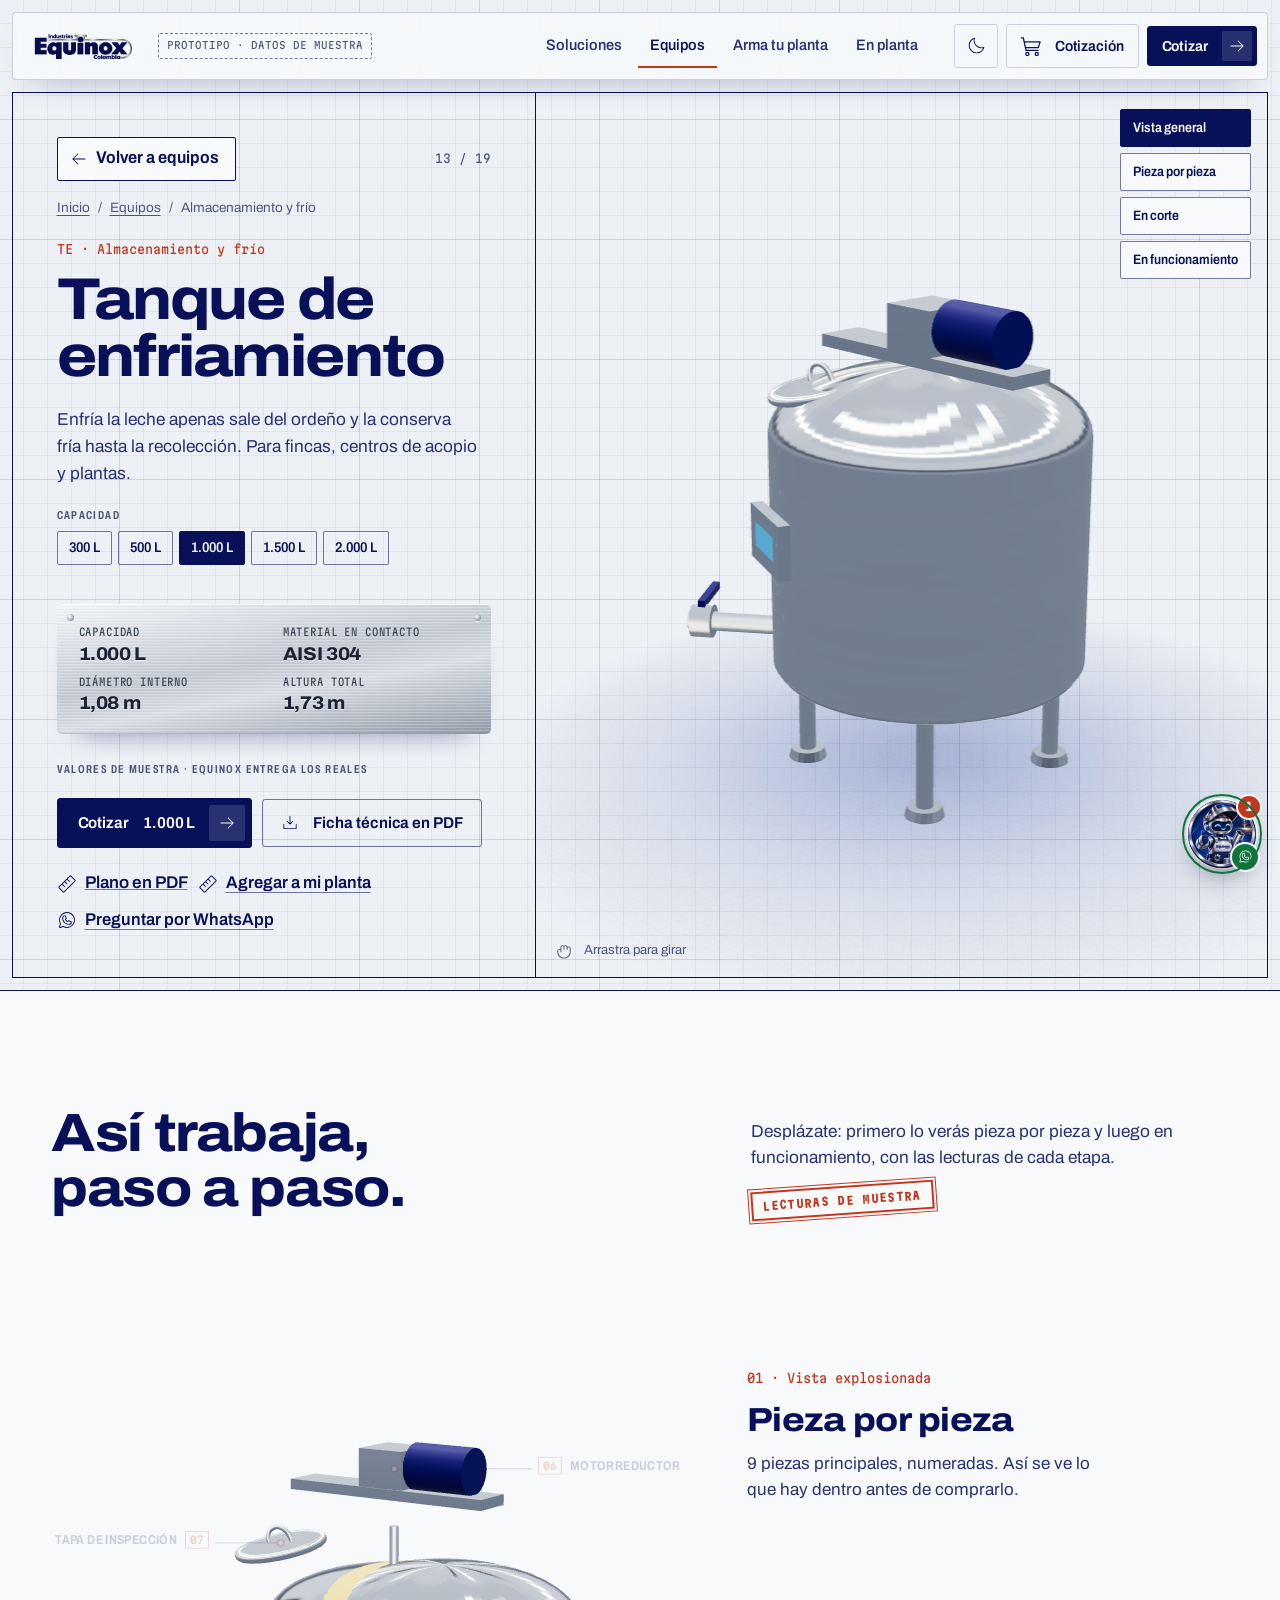
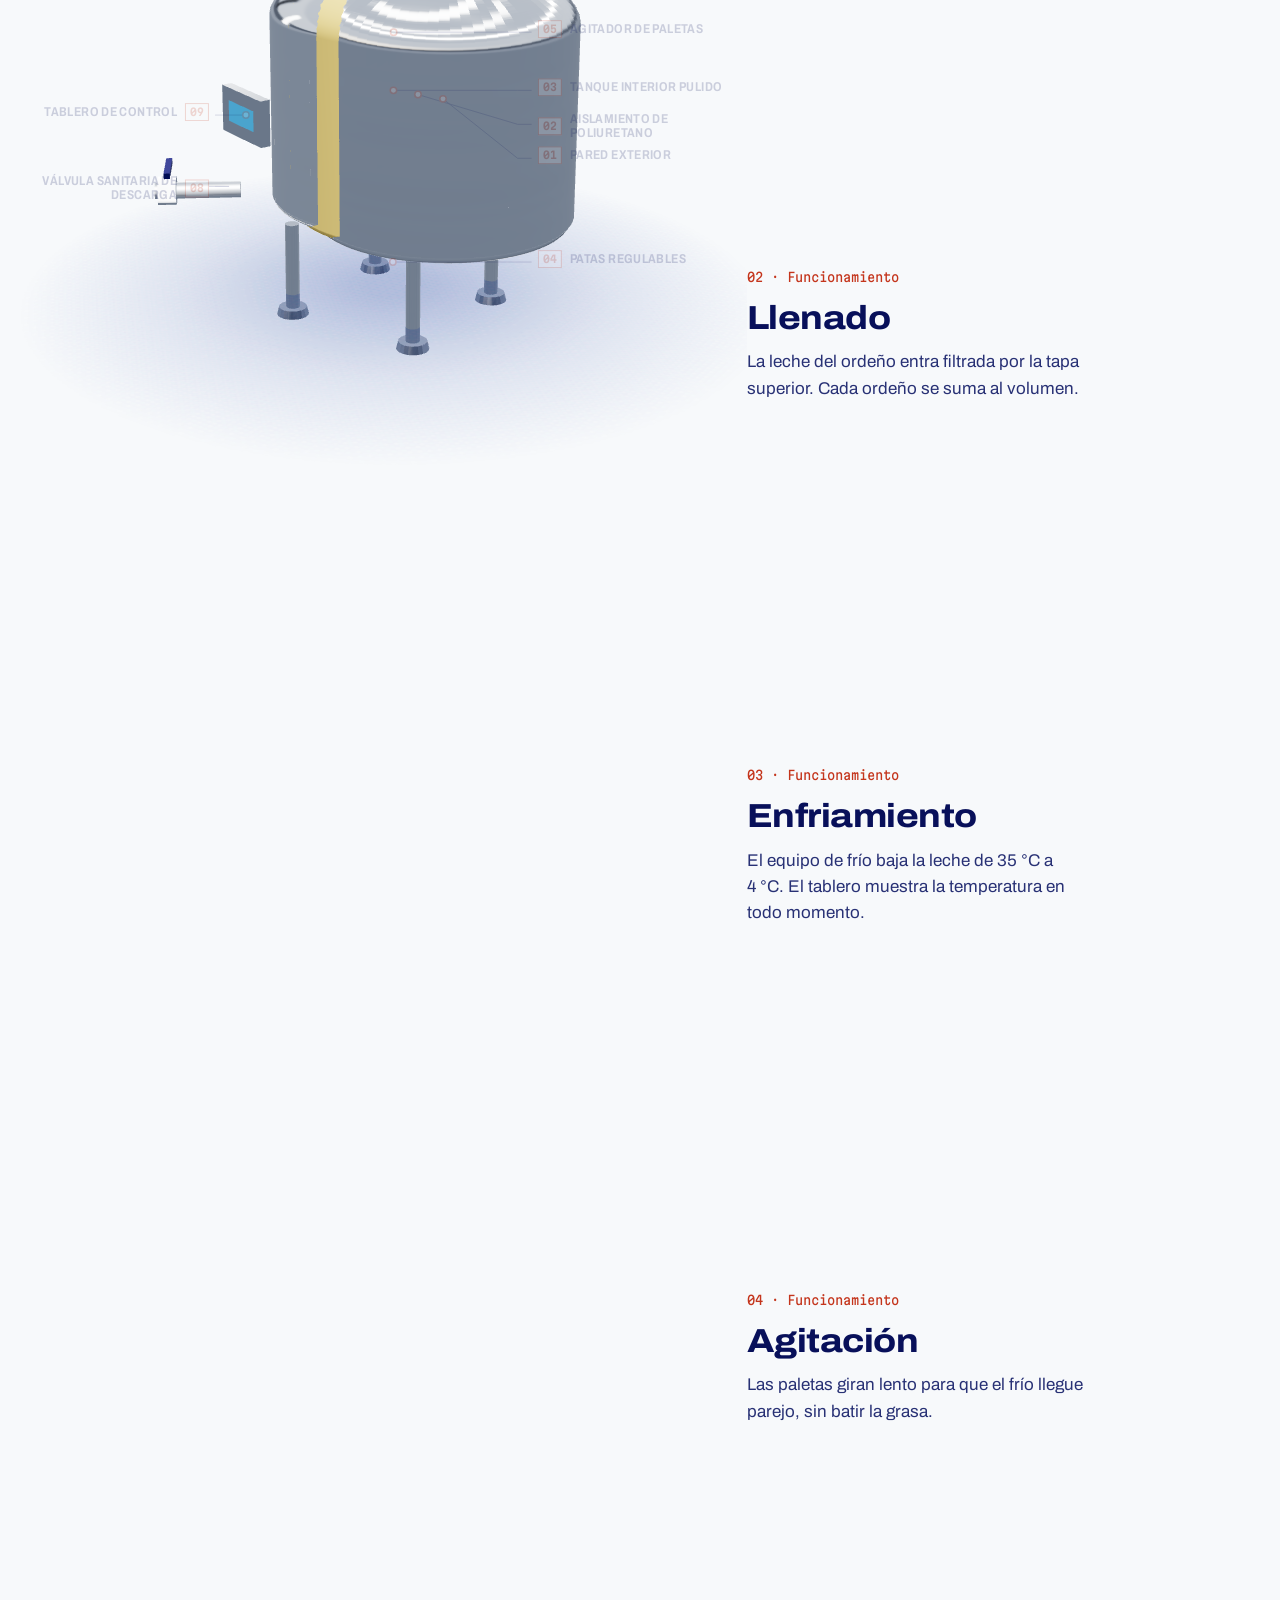
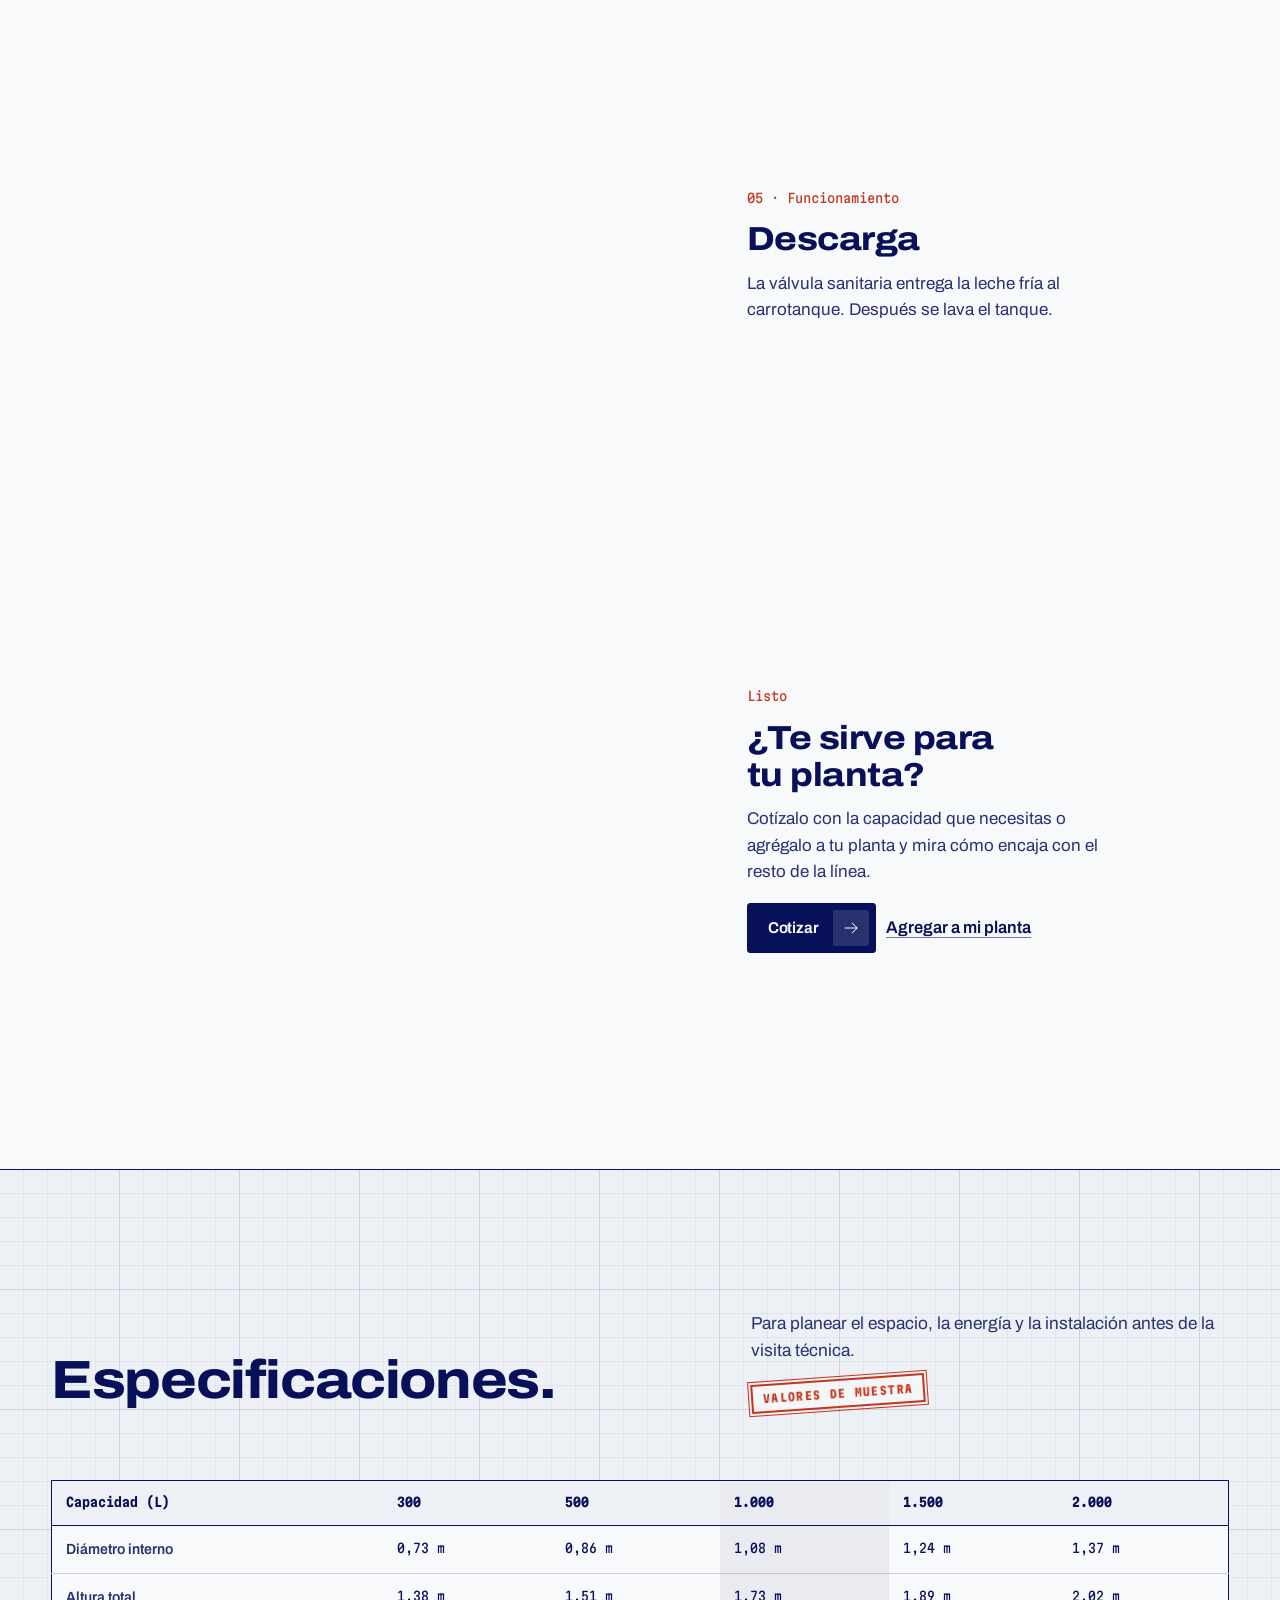
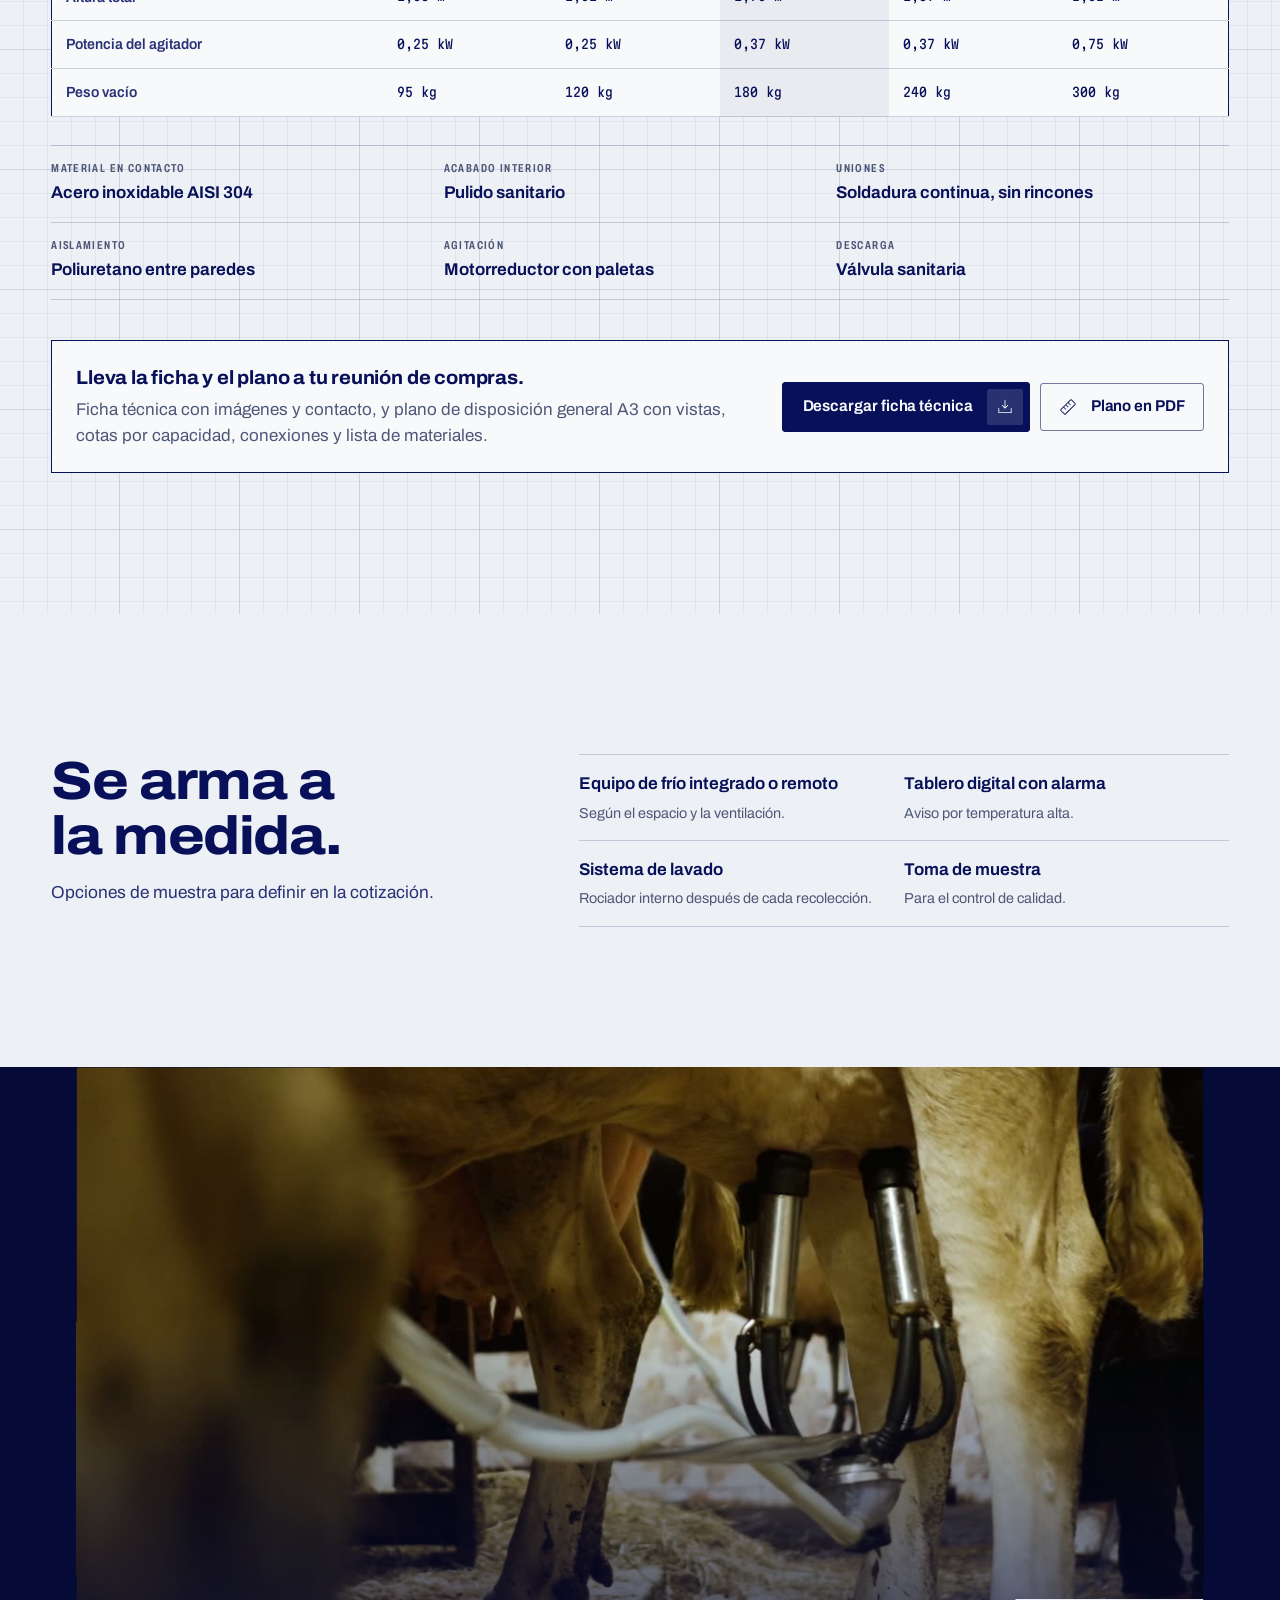
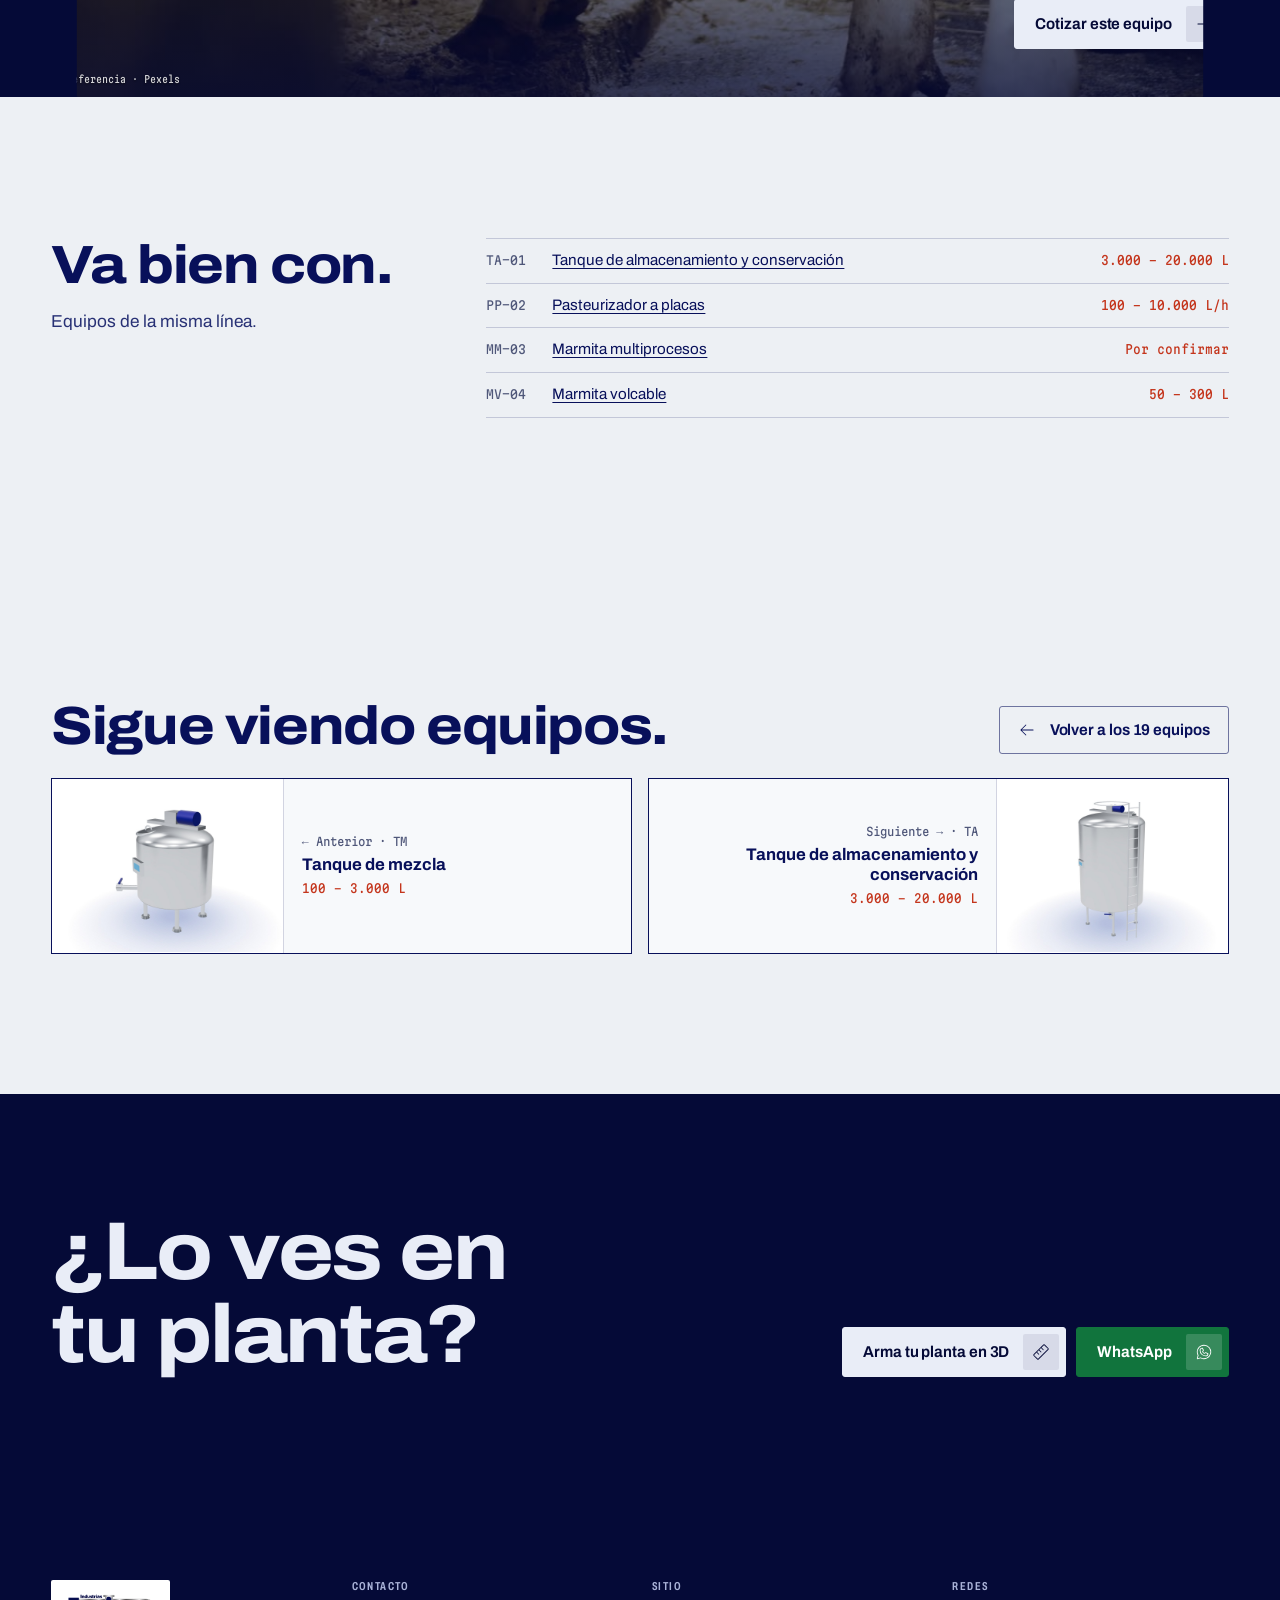
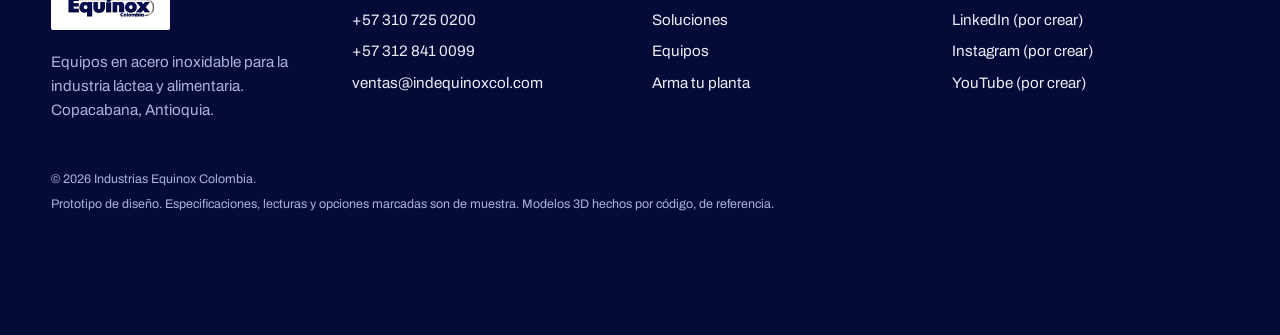
<file: equipo.html>
<!doctype html>
<html lang="es-CO" class="sin-js">
<head>
<meta charset="utf-8">
<!-- Prototipo: fuera de los buscadores hasta que Equinox apruebe los datos (quitar al publicar el sitio real) -->
<meta name="robots" content="noindex, nofollow">
<meta name="viewport" content="width=device-width, initial-scale=1, viewport-fit=cover">
<title>Ficha técnica | Industrias Equinox Colombia</title>
<meta name="description" content="Ficha técnica de equipos en acero inoxidable para la industria láctea: especificaciones, vista explosionada, funcionamiento y cotización.">
<meta name="theme-color" content="#edf0f4">
<meta property="og:type" content="product">
<meta property="og:locale" content="es_CO">
<link rel="icon" type="image/png" href="assets/img/logo-equinox-icono.png">
<link rel="stylesheet" href="css/main.css">
<!-- Tema elegido por la persona (claro u oscuro), antes de pintar para que no parpadee -->
<script>try { var t = localStorage.getItem('eqx-tema'); if (t === 'oscuro' || t === 'claro') document.documentElement.dataset.tema = t; } catch (e) {}</script>
<script type="importmap">{ "imports": { "three": "./vendor/three/three.module.min.js" } }</script>
</head>
<body>
<a class="sr" href="#principal">Saltar al contenido</a>

<header class="nav elevada" id="nav">
  <a class="nav__logo" href="index.html" aria-label="Industrias Equinox Colombia, inicio"><img src="assets/img/logo-equinox.png" alt="Industrias Equinox Colombia" width="102" height="34"></a>
  <span class="nav__prototipo mono">Prototipo · datos de muestra</span>
  <nav class="nav__enlaces" aria-label="Principal">
    <a href="index.html#soluciones">Soluciones</a>
    <a href="equipos.html" aria-current="true">Equipos</a>
    <a href="planta.html">Arma tu planta</a>
    <a href="index.html#en-planta">En planta</a>
  </nav>
  <div class="nav__acciones">
    <button class="tema-boton" type="button" data-tema-boton aria-pressed="false" aria-label="Cambiar a modo oscuro" title="Modo oscuro"><svg aria-hidden="true"><use href="assets/img/iconos.svg#i-moon"/></svg></button>
    <button type="button" class="nav__cot" data-contador data-carrito aria-label="Ver la cotización: sin equipos" aria-expanded="false" aria-controls="carrito-panel"><span class="nav__carrito" aria-hidden="true"><svg viewBox="0 0 256 256" fill="none" stroke="currentColor" stroke-width="13" stroke-linecap="round" stroke-linejoin="round"><path d="M24 40H44L72 168H196M53 80H216L198 140H66"/><circle cx="86" cy="204" r="16"/><circle cx="182" cy="204" r="16"/></svg><span class="mono">0</span></span><span class="txt">Cotización</span></button>
    <a class="btn btn--pequeno" href="index.html#cotizar" data-cotizar>Cotizar <span class="btn__ico"><svg aria-hidden="true"><use href="assets/img/iconos.svg#i-arrow-right"/></svg></span></a>
    <button class="nav__menu" aria-label="Abrir menú" aria-expanded="false" aria-controls="menu-movil"><span></span><span></span><span></span></button>
  </div>
</header>
<nav class="barra-ficha" aria-label="Navegación entre equipos" data-barra-ficha>
  <a class="barra-ficha__volver" href="equipos.html" data-volver><svg aria-hidden="true" class="ico-izq"><use href="assets/img/iconos.svg#i-arrow-right"/></svg> Equipos</a>
  <span class="barra-ficha__nombre" data-barra-nombre></span>
  <span class="barra-ficha__pasos"><a href="equipos.html" data-anterior aria-label="Equipo anterior"><svg aria-hidden="true" class="ico-izq"><use href="assets/img/iconos.svg#i-arrow-right"/></svg></a><span class="mono" data-posicion></span><a href="equipos.html" data-siguiente aria-label="Equipo siguiente"><svg aria-hidden="true"><use href="assets/img/iconos.svg#i-arrow-right"/></svg></a></span>
</nav>
<div class="menu-movil" id="menu-movil" hidden>
  <a href="index.html#soluciones">Soluciones</a>
  <a href="equipos.html" aria-current="true">Equipos</a>
  <a href="planta.html">Arma tu planta</a>
  <a href="index.html#en-planta">En planta</a>
  <a href="index.html#cotizar">Cotizar</a>
  <p class="rotulo">Prototipo · contenido marcado como muestra</p>
</div>

<main id="principal">
<section class="ficha-hero cuadricula" aria-labelledby="titulo-ficha">
  <div class="ficha-hero__marco">
    <div class="ficha-hero__info">
      <div class="ficha-volver"><a class="volver" href="equipos.html" data-volver><svg aria-hidden="true" class="ico-izq"><use href="assets/img/iconos.svg#i-arrow-right"/></svg> <span data-volver-texto>Volver a equipos</span></a><span class="mono ficha-volver__pos" data-posicion></span></div>
      <nav class="migas" aria-label="Ruta"><a href="index.html">Inicio</a><span aria-hidden="true">/</span><a href="equipos.html">Equipos</a><span aria-hidden="true">/</span><span data-linea></span></nav>
      <p class="mono tag-equipo" data-tag></p>
      <h1 id="titulo-ficha" data-nombre>Equipo</h1>
      <p class="lead" data-resumen></p>
      <div role="radiogroup" aria-labelledby="lbl-cap" data-bloque-cap>
        <span class="rotulo" id="lbl-cap" style="display:block;margin-bottom:8px">Capacidad</span>
        <div class="capacidades chips" data-capacidades></div>
        <p class="nota-cap" data-nota-cap hidden></p>
      </div>
      <dl class="placa placa-ficha" data-placa></dl>
      <p class="rotulo" style="margin-top:-10px">Valores de muestra · Equinox entrega los reales</p>
      <div class="cajetin__acciones">
        <a class="btn" href="index.html#cotizar" data-cotizar>Cotizar <span data-cap-texto></span> <span class="btn__ico"><svg aria-hidden="true"><use href="assets/img/iconos.svg#i-arrow-right"/></svg></span></a>
        <button class="btn btn--claro" type="button" data-pdf><svg width="18" height="18" aria-hidden="true"><use href="assets/img/iconos.svg#i-download-simple"/></svg> <span data-pdf-texto>Ficha técnica en PDF</span></button>
      </div>
      <div class="cajetin__acciones">
        <button class="enlace enlace--boton" type="button" data-plano style="color:var(--ink)"><svg width="20" height="20" aria-hidden="true"><use href="assets/img/iconos.svg#i-ruler"/></svg> <span data-plano-texto>Plano en PDF</span></button>
        <a class="enlace" href="planta.html" data-a-planta><svg width="20" height="20" aria-hidden="true"><use href="assets/img/iconos.svg#i-ruler"/></svg> Agregar a mi planta</a>
        <a class="enlace" href="#" target="_blank" rel="noopener" data-wa><svg width="20" height="20" aria-hidden="true"><use href="assets/img/iconos.svg#i-whatsapp-logo"/></svg> Preguntar por WhatsApp</a>
      </div>
    </div>
    <div class="visor-3d">
      <canvas id="visor-a" aria-label="Modelo 3D del equipo; arrastra para girarlo"></canvas>
      <div class="capa-visor" id="capa-a" aria-hidden="true"></div>
      <figure class="visor-foto" data-foto hidden>
        <div class="visor-foto__marco"><img alt="" data-foto-img decoding="async"></div>
        <figcaption><span class="sello">Foto real</span><span>Equipo fabricado por Equinox</span><span class="visor-foto__mini" data-foto-mini></span></figcaption>
      </figure>
      <div class="visor-3d__vistas" role="group" aria-label="Vistas del modelo" data-vistas></div>
      <p class="visor-3d__ayuda"><svg width="20" height="20" aria-hidden="true"><use href="assets/img/iconos.svg#i-hand-grabbing"/></svg> Arrastra para girar</p>
    </div>
  </div>
</section>

<section class="funciona" aria-labelledby="titulo-funciona">
  <div class="contenedor funciona__cabeza">
    <div class="seccion__cabeza revela" style="margin-bottom:0">
      <h2 id="titulo-funciona">Así trabaja, paso a paso.</h2>
      <div style="justify-self:end;display:grid;gap:14px"><p class="lead">Desplázate: primero lo verás pieza por pieza y luego en funcionamiento, con las lecturas de cada etapa.</p><p><span class="sello">Lecturas de muestra</span></p></div>
    </div>
  </div>
  <div class="funciona__grid">
    <div class="funciona__escena">
      <canvas id="visor-b" aria-label="Animación del funcionamiento del equipo"></canvas>
      <div class="capa-visor" id="capa-b" aria-hidden="true"></div>
    </div>
    <div class="funciona__pasos" data-pasos-funciona></div>
  </div>
</section>

<section class="seccion proceso-real" aria-labelledby="titulo-proceso" data-bloque-proceso hidden>
  <div class="contenedor proceso-real__grid">
    <div class="revela">
      <span class="rotulo">Así se ve el proceso</span>
      <h2 id="titulo-proceso" data-proceso-titulo style="margin-top:12px"></h2>
      <p class="lead" data-proceso-texto style="margin-top:18px"></p>
      <ol class="proceso-real__pasos" data-proceso-pasos></ol>
    </div>
    <div class="proceso-real__video revela">
      <video data-autoplay muted loop playsinline preload="none" data-proceso-video></video>
      <span class="credito">Video de muestra del proceso</span>
    </div>
  </div>
</section>

<section class="seccion cuadricula" aria-labelledby="titulo-spec" id="especificaciones">
  <div class="contenedor">
    <div class="seccion__cabeza revela">
      <h2 id="titulo-spec">Especificaciones.</h2>
      <div style="justify-self:end;display:grid;gap:14px"><p class="lead">Para planear el espacio, la energía y la instalación antes de la visita técnica.</p><p><span class="sello">Valores de muestra</span></p></div>
    </div>
    <div class="tabla-envoltura revela"><table class="tabla-spec" data-tabla-spec><caption class="sr">Especificaciones según capacidad</caption></table></div>
    <div class="opciones-eq revela" style="margin-top:28px" data-comunes></div>
    <div class="banda-pdf revela">
      <div><strong>Lleva la ficha y el plano a tu reunión de compras.</strong><p>Ficha técnica con imágenes y contacto, y plano de disposición general A3 con vistas, cotas por capacidad, conexiones y lista de materiales.</p></div>
      <div class="cajetin__acciones">
        <button class="btn" type="button" data-pdf><span data-pdf-texto>Descargar ficha técnica</span> <span class="btn__ico"><svg aria-hidden="true"><use href="assets/img/iconos.svg#i-download-simple"/></svg></span></button>
        <button class="btn btn--claro" type="button" data-plano><svg width="18" height="18" aria-hidden="true"><use href="assets/img/iconos.svg#i-ruler"/></svg> <span data-plano-texto>Plano en PDF</span></button>
      </div>
    </div>
  </div>
</section>

<section class="seccion" aria-labelledby="titulo-opciones">
  <div class="contenedor dossier">
    <div class="revela"><h2 id="titulo-opciones">Se arma a la medida.</h2><p class="lead" style="margin-top:16px">Opciones de muestra para definir en la cotización.</p></div>
    <div class="opciones-eq revela" style="grid-template-columns:repeat(2,minmax(0,1fr))" data-opciones></div>
  </div>
</section>


<section class="noche" aria-label="Video de referencia" data-bloque-video hidden>
  <div class="fabrica__portada" data-portada style="margin-top:0;height:min(70vh,700px)">
    <video data-autoplay muted loop playsinline preload="none"></video>
    <div class="fabrica__frase"><a class="btn btn--sobre-noche" href="index.html#cotizar" data-cotizar>Cotizar este equipo <span class="btn__ico"><svg aria-hidden="true"><use href="assets/img/iconos.svg#i-arrow-right"/></svg></span></a></div>
    <span class="credito">Video de referencia · Pexels</span>
  </div>
</section>

<section class="seccion cuadricula" aria-labelledby="titulo-caso-eq" data-bloque-caso hidden>
  <div class="contenedor">
    <div class="seccion__cabeza revela"><h2 id="titulo-caso-eq">Un equipo así, en uso.</h2><p class="lead">Caso relacionado.</p></div>
    <div class="casos__grid" data-caso></div>
  </div>
</section>

<section class="seccion" aria-labelledby="titulo-rel">
  <div class="contenedor preguntas__grid">
    <div class="revela"><h2 id="titulo-rel">Va bien con.</h2><p class="lead" style="margin-top:16px">Equipos de la misma línea.</p></div>
    <ul class="lista-equipos revela" data-relacionados></ul>
  </div>
</section>

<section class="seccion sigue" aria-labelledby="titulo-sigue">
  <div class="contenedor">
    <div class="sigue__cabeza revela"><h2 id="titulo-sigue">Sigue viendo equipos.</h2><a class="btn btn--claro" href="equipos.html" data-volver><svg width="18" height="18" aria-hidden="true" class="ico-izq"><use href="assets/img/iconos.svg#i-arrow-right"/></svg> Volver a los 19 equipos</a></div>
    <div class="sigue__grid revela" data-sigue></div>
  </div>
</section>

<section class="cotizar noche cuadricula" aria-labelledby="titulo-cta-eq" style="padding:clamp(72px,9vw,120px) 0">
  <div class="contenedor pie__cierre" style="border:0;padding:0">
    <h2 id="titulo-cta-eq">¿Lo ves en tu planta?</h2>
    <div class="pie__acciones">
      <a class="btn btn--sobre-noche" href="planta.html" data-a-planta>Arma tu planta en 3D <span class="btn__ico"><svg aria-hidden="true"><use href="assets/img/iconos.svg#i-ruler"/></svg></span></a>
      <a class="btn btn--wa" href="#" target="_blank" rel="noopener" data-wa>WhatsApp <span class="btn__ico"><svg aria-hidden="true"><use href="assets/img/iconos.svg#i-whatsapp-logo"/></svg></span></a>
    </div>
  </div>
</section>
</main>

<footer class="pie noche" style="padding-top:48px">
  <div class="contenedor">
    <div class="pie__cols">
      <div><span class="pie__logo"><img src="assets/img/logo-equinox.png" alt="Industrias Equinox Colombia" width="90" height="30"></span><p style="margin-top:14px">Equipos en acero inoxidable para la industria láctea y alimentaria. Copacabana, Antioquia.</p></div>
      <div><h3>Contacto</h3><a href="tel:+573107250200">+57 310 725 0200</a><a href="tel:+573128410099">+57 312 841 0099</a><a href="mailto:ventas@indequinoxcol.com">ventas@indequinoxcol.com</a></div>
      <div><h3>Sitio</h3><a href="index.html#soluciones">Soluciones</a><a href="equipos.html">Equipos</a><a href="planta.html">Arma tu planta</a></div>
      <div><h3>Redes</h3><a href="#" aria-disabled="true">LinkedIn (por crear)</a><a href="#" aria-disabled="true">Instagram (por crear)</a><a href="#" aria-disabled="true">YouTube (por crear)</a></div>
    </div>
    <div class="pie__legal"><span>© 2026 Industrias Equinox Colombia.</span><span>Prototipo de diseño. Especificaciones, lecturas y opciones marcadas son de muestra. Modelos 3D hechos por código, de referencia.</span></div>
  </div>
</footer>

<div class="barra-movil">
  <a class="btn btn--wa btn--pequeno" href="#" target="_blank" rel="noopener" data-wa>WhatsApp <span class="btn__ico"><svg aria-hidden="true"><use href="assets/img/iconos.svg#i-whatsapp-logo"/></svg></span></a>
  <a class="btn btn--pequeno" href="index.html#cotizar" data-cotizar>Cotizar <span class="btn__ico"><svg aria-hidden="true"><use href="assets/img/iconos.svg#i-arrow-right"/></svg></span></a>
</div>
<div class="aviso-flotante" role="status" aria-live="polite" data-aviso hidden></div>

<script src="vendor/gsap/gsap.min.js"></script>
<script src="vendor/gsap/ScrollTrigger.min.js"></script>
<script type="module" src="js/tema.js"></script>
<script type="module" src="js/asistente.js"></script>
<script type="module" src="js/equipo.js"></script>
<script type="module" src="js/carrito.js"></script>
</body>
</html>
</file>
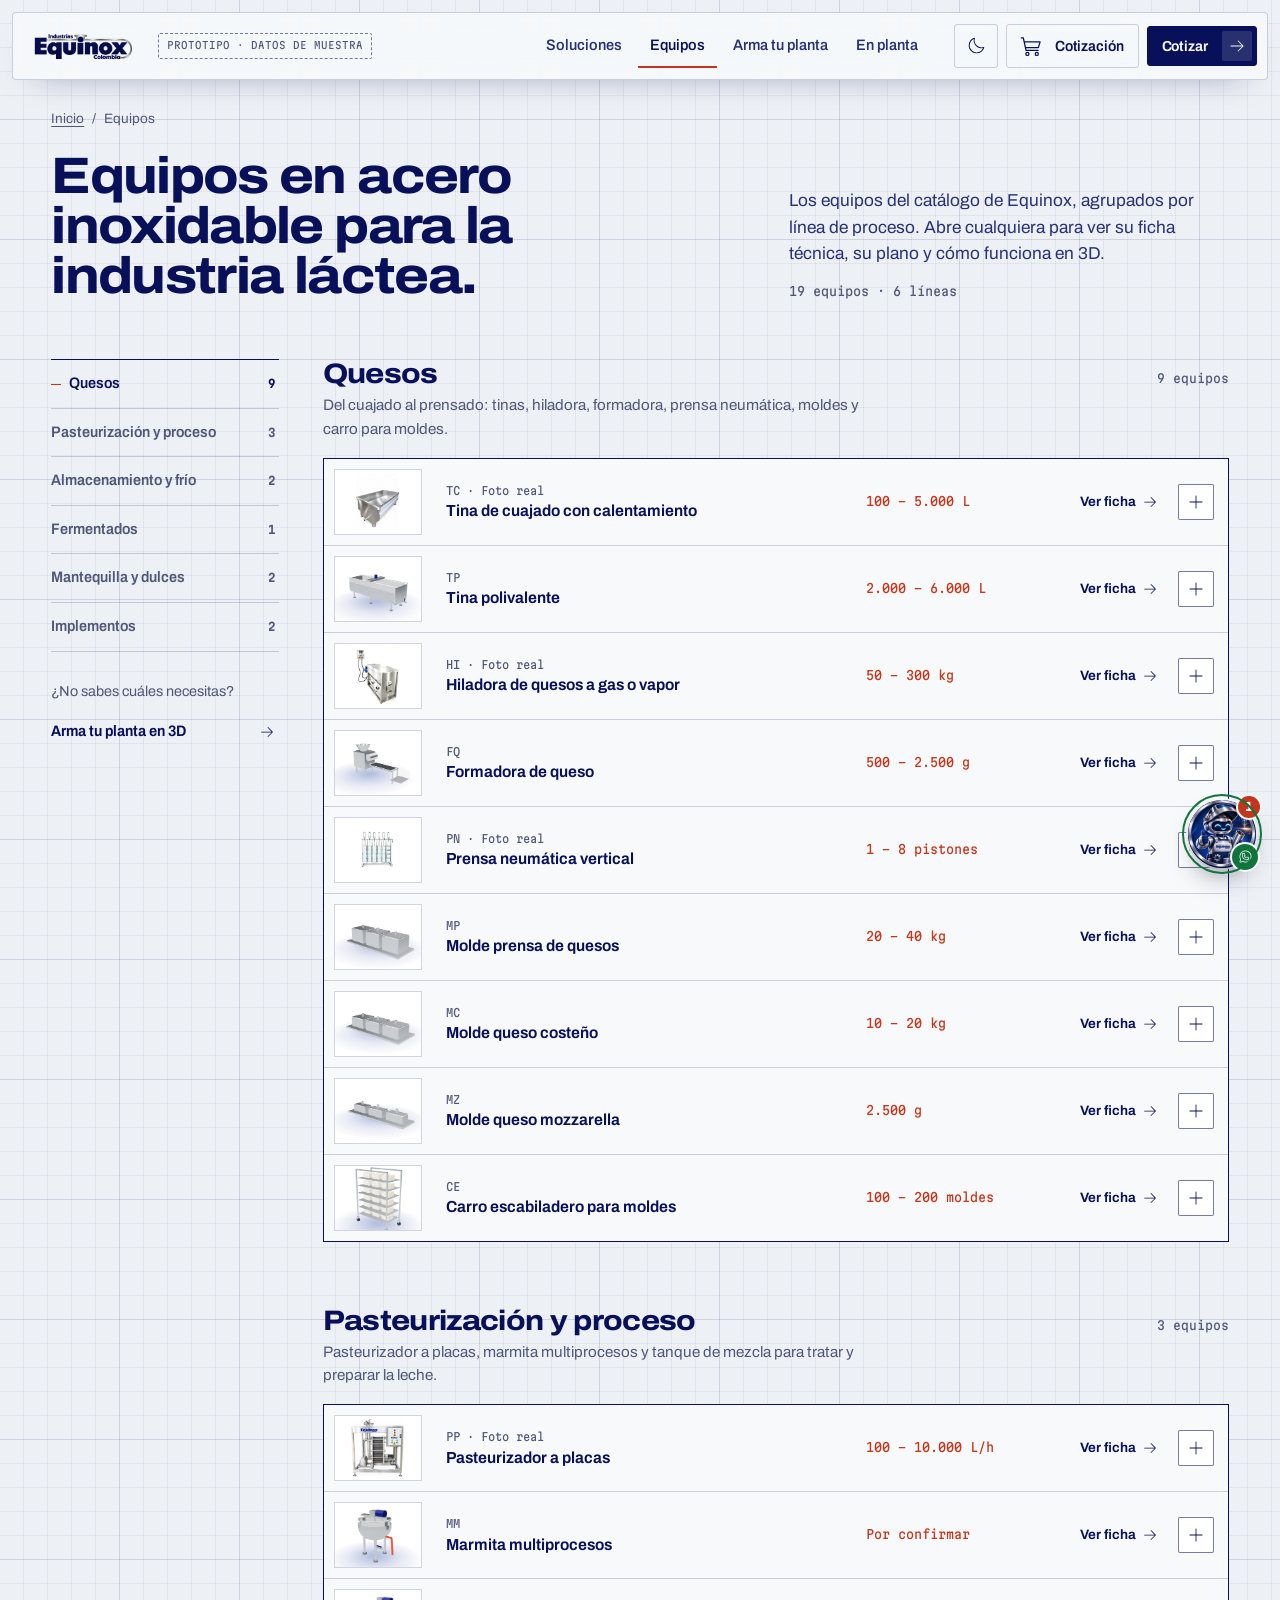
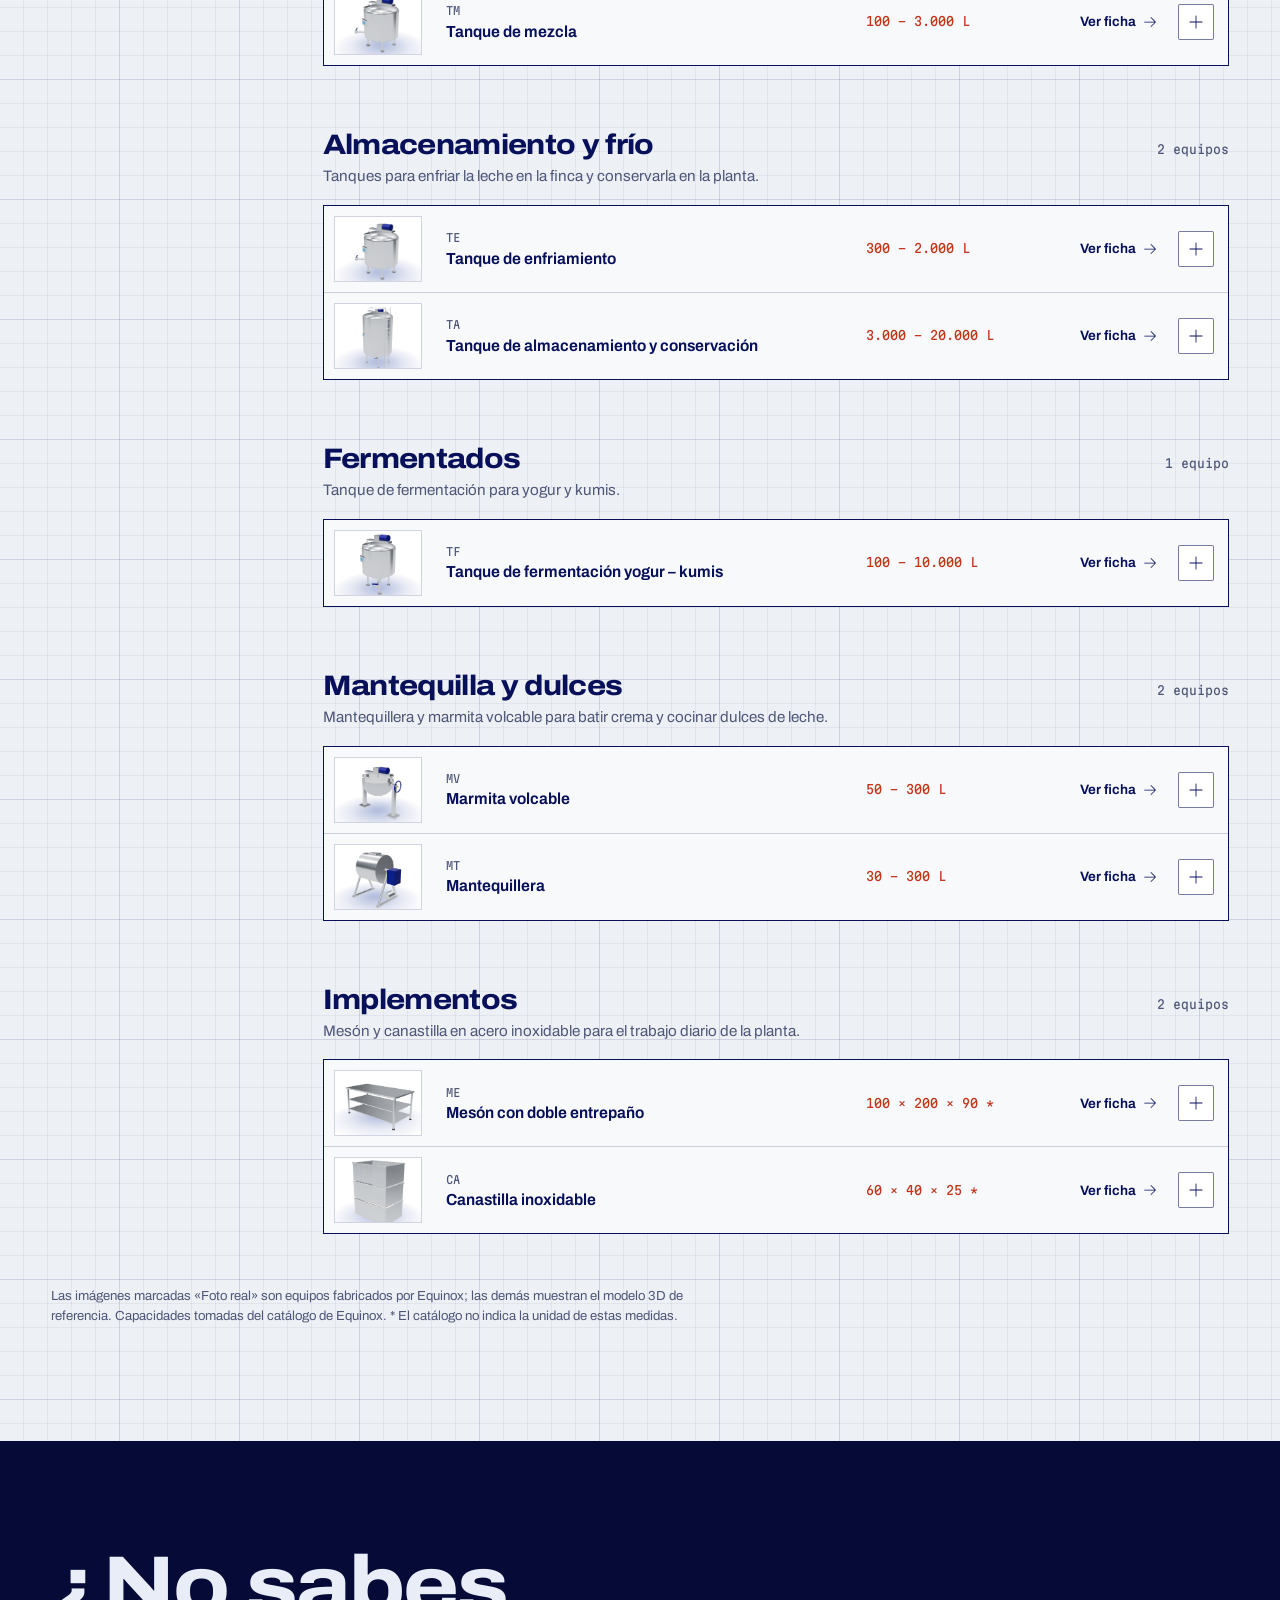
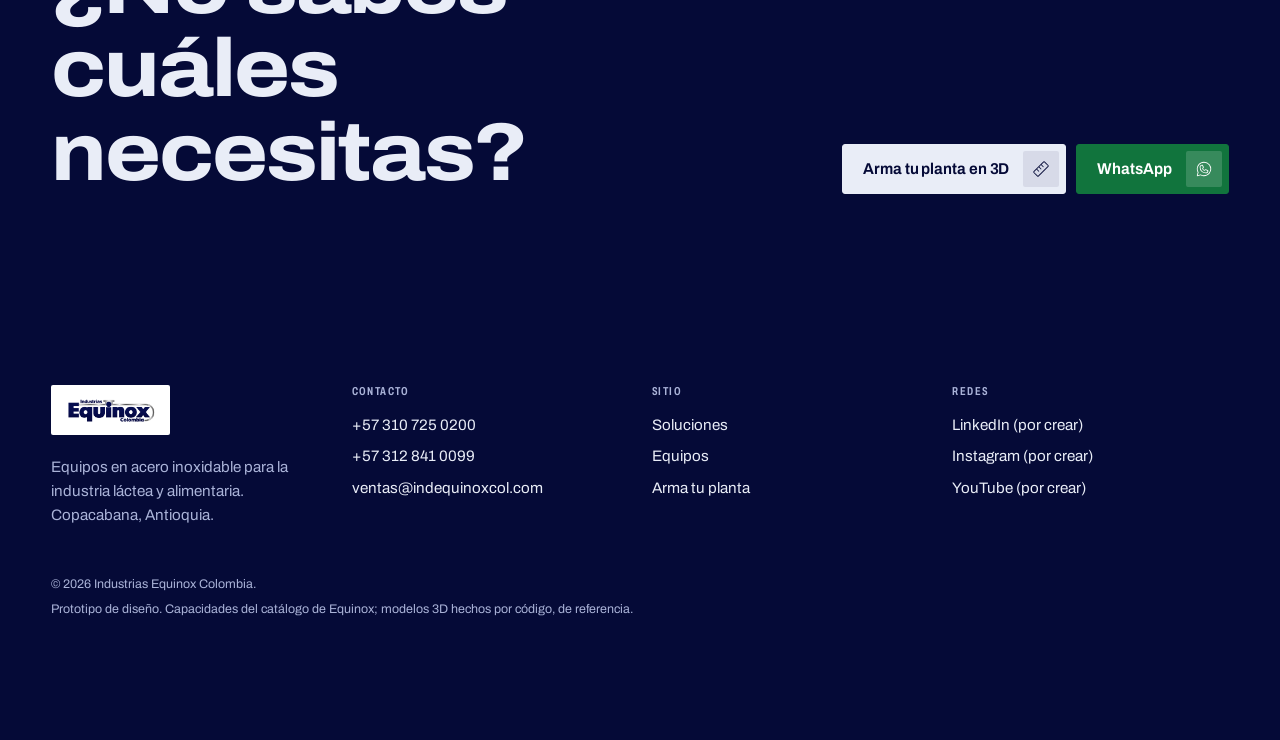
<file: equipos.html>
<!doctype html>
<html lang="es-CO" class="sin-js">
<head>
<meta charset="utf-8">
<!-- Prototipo: fuera de los buscadores hasta que Equinox apruebe los datos (quitar al publicar el sitio real) -->
<meta name="robots" content="noindex, nofollow">
<meta name="viewport" content="width=device-width, initial-scale=1, viewport-fit=cover">
<title>Equipos en acero inoxidable para lácteos | Industrias Equinox Colombia</title>
<meta name="description" content="Los 19 equipos de Industrias Equinox Colombia para la industria láctea: tanques, pasteurizadores, marmitas, tinas, hiladoras, prensas, moldes e implementos en acero inoxidable.">
<meta name="theme-color" content="#edf0f4">
<meta property="og:type" content="website">
<meta property="og:locale" content="es_CO">
<link rel="icon" type="image/png" href="assets/img/logo-equinox-icono.png">
<link rel="stylesheet" href="css/main.css">
<!-- Tema elegido por la persona (claro u oscuro), antes de pintar para que no parpadee -->
<script>try { var t = localStorage.getItem('eqx-tema'); if (t === 'oscuro' || t === 'claro') document.documentElement.dataset.tema = t; } catch (e) {}</script>
</head>
<body>
<a class="sr" href="#principal">Saltar al contenido</a>

<header class="nav elevada" id="nav">
  <a class="nav__logo" href="index.html" aria-label="Industrias Equinox Colombia, inicio"><img src="assets/img/logo-equinox.png" alt="Industrias Equinox Colombia" width="102" height="34"></a>
  <span class="nav__prototipo mono">Prototipo · datos de muestra</span>
  <nav class="nav__enlaces" aria-label="Principal">
    <a href="index.html#soluciones">Soluciones</a>
    <a href="equipos.html" aria-current="page">Equipos</a>
    <a href="planta.html">Arma tu planta</a>
    <a href="index.html#en-planta">En planta</a>
  </nav>
  <div class="nav__acciones">
    <button class="tema-boton" type="button" data-tema-boton aria-pressed="false" aria-label="Cambiar a modo oscuro" title="Modo oscuro"><svg aria-hidden="true"><use href="assets/img/iconos.svg#i-moon"/></svg></button>
    <button type="button" class="nav__cot" data-contador data-carrito aria-label="Ver la cotización: sin equipos" aria-expanded="false" aria-controls="carrito-panel"><span class="nav__carrito" aria-hidden="true"><svg viewBox="0 0 256 256" fill="none" stroke="currentColor" stroke-width="13" stroke-linecap="round" stroke-linejoin="round"><path d="M24 40H44L72 168H196M53 80H216L198 140H66"/><circle cx="86" cy="204" r="16"/><circle cx="182" cy="204" r="16"/></svg><span class="mono">0</span></span><span class="txt">Cotización</span></button>
    <a class="btn btn--pequeno" href="index.html#cotizar">Cotizar <span class="btn__ico"><svg aria-hidden="true"><use href="assets/img/iconos.svg#i-arrow-right"/></svg></span></a>
    <button class="nav__menu" aria-label="Abrir menú" aria-expanded="false" aria-controls="menu-movil"><span></span><span></span><span></span></button>
  </div>
</header>
<div class="menu-movil" id="menu-movil" hidden>
  <a href="index.html#soluciones">Soluciones</a>
  <a href="equipos.html" aria-current="page">Equipos</a>
  <a href="planta.html">Arma tu planta</a>
  <a href="index.html#en-planta">En planta</a>
  <a href="index.html#cotizar">Cotizar</a>
  <p class="rotulo">Prototipo · contenido marcado como muestra</p>
</div>

<main id="principal">
<section class="catalogo cuadricula" aria-labelledby="titulo-catalogo">
  <div class="contenedor">
    <nav class="migas" aria-label="Ruta"><a href="index.html">Inicio</a><span aria-hidden="true">/</span><span aria-current="page">Equipos</span></nav>
    <header class="catalogo__cabeza">
      <h1 id="titulo-catalogo">Equipos en acero inoxidable para la industria láctea.</h1>
      <div class="catalogo__intro">
        <p class="lead">Los equipos del catálogo de Equinox, agrupados por línea de proceso. Abre cualquiera para ver su ficha técnica, su plano y cómo funciona en 3D.</p>
        <p class="catalogo__cifras mono" data-cifras></p>
      </div>
    </header>
    <div class="catalogo__cuerpo">
      <aside class="catalogo__indice">
        <nav aria-label="Líneas de equipos"><ul data-indice-lineas></ul></nav>
        <div class="catalogo__ayuda">
          <p>¿No sabes cuáles necesitas?</p>
          <a href="planta.html">Arma tu planta en 3D <svg aria-hidden="true"><use href="assets/img/iconos.svg#i-arrow-right"/></svg></a>
        </div>
      </aside>
      <div class="catalogo__laminas" data-laminas></div>
    </div>
    <p class="catalogo__nota">Las imágenes marcadas «Foto real» son equipos fabricados por Equinox; las demás muestran el modelo 3D de referencia. Capacidades tomadas del catálogo de Equinox. * El catálogo no indica la unidad de estas medidas.</p>
  </div>
</section>

<section class="cotizar noche cuadricula" aria-labelledby="titulo-cta-cat" style="padding:clamp(64px,8vw,104px) 0">
  <div class="contenedor pie__cierre" style="border:0;padding:0">
    <h2 id="titulo-cta-cat">¿No sabes cuáles necesitas?</h2>
    <div class="pie__acciones">
      <a class="btn btn--sobre-noche" href="planta.html">Arma tu planta en 3D <span class="btn__ico"><svg aria-hidden="true"><use href="assets/img/iconos.svg#i-ruler"/></svg></span></a>
      <a class="btn btn--wa" href="https://wa.me/573128410099?text=Hola%2C%20Equinox.%20Quiero%20ayuda%20para%20elegir%20equipos." target="_blank" rel="noopener">WhatsApp <span class="btn__ico"><svg aria-hidden="true"><use href="assets/img/iconos.svg#i-whatsapp-logo"/></svg></span></a>
    </div>
  </div>
</section>
</main>

<footer class="pie noche" style="padding-top:48px">
  <div class="contenedor">
    <div class="pie__cols">
      <div><span class="pie__logo"><img src="assets/img/logo-equinox.png" alt="Industrias Equinox Colombia" width="90" height="30"></span><p style="margin-top:14px">Equipos en acero inoxidable para la industria láctea y alimentaria. Copacabana, Antioquia.</p></div>
      <div><h3>Contacto</h3><a href="tel:+573107250200">+57 310 725 0200</a><a href="tel:+573128410099">+57 312 841 0099</a><a href="mailto:ventas@indequinoxcol.com">ventas@indequinoxcol.com</a></div>
      <div><h3>Sitio</h3><a href="index.html#soluciones">Soluciones</a><a href="equipos.html">Equipos</a><a href="planta.html">Arma tu planta</a></div>
      <div><h3>Redes</h3><a href="#" aria-disabled="true">LinkedIn (por crear)</a><a href="#" aria-disabled="true">Instagram (por crear)</a><a href="#" aria-disabled="true">YouTube (por crear)</a></div>
    </div>
    <div class="pie__legal"><span>© 2026 Industrias Equinox Colombia.</span><span>Prototipo de diseño. Capacidades del catálogo de Equinox; modelos 3D hechos por código, de referencia.</span></div>
  </div>
</footer>

<div class="barra-movil">
  <a class="btn btn--wa btn--pequeno" href="https://wa.me/573128410099" target="_blank" rel="noopener">WhatsApp <span class="btn__ico"><svg aria-hidden="true"><use href="assets/img/iconos.svg#i-whatsapp-logo"/></svg></span></a>
  <a class="btn btn--pequeno" href="index.html#cotizar">Cotizar <span class="btn__ico"><svg aria-hidden="true"><use href="assets/img/iconos.svg#i-arrow-right"/></svg></span></a>
</div>

<script type="module" src="js/tema.js"></script>
<script type="module" src="js/asistente.js"></script>
<script type="module" src="js/equipos.js"></script>
<script type="module" src="js/carrito.js"></script>
</body>
</html>
</file>
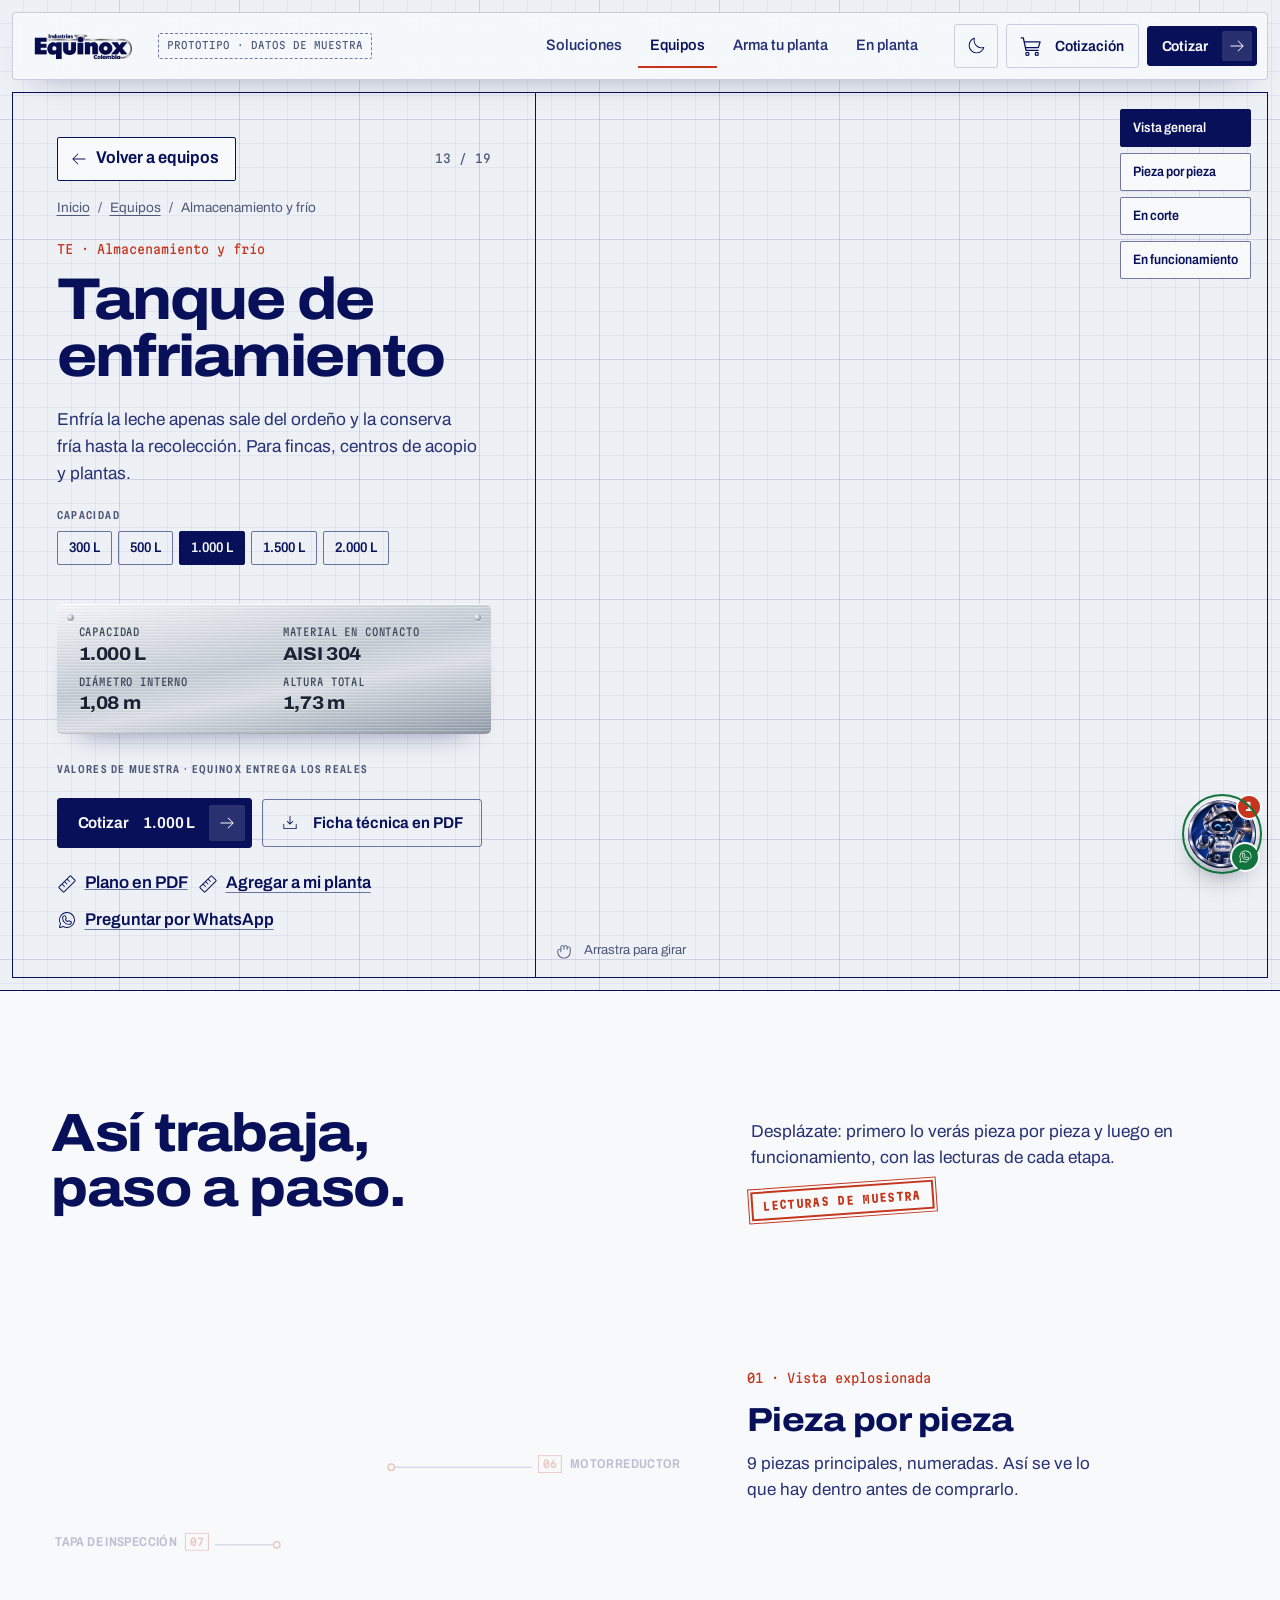
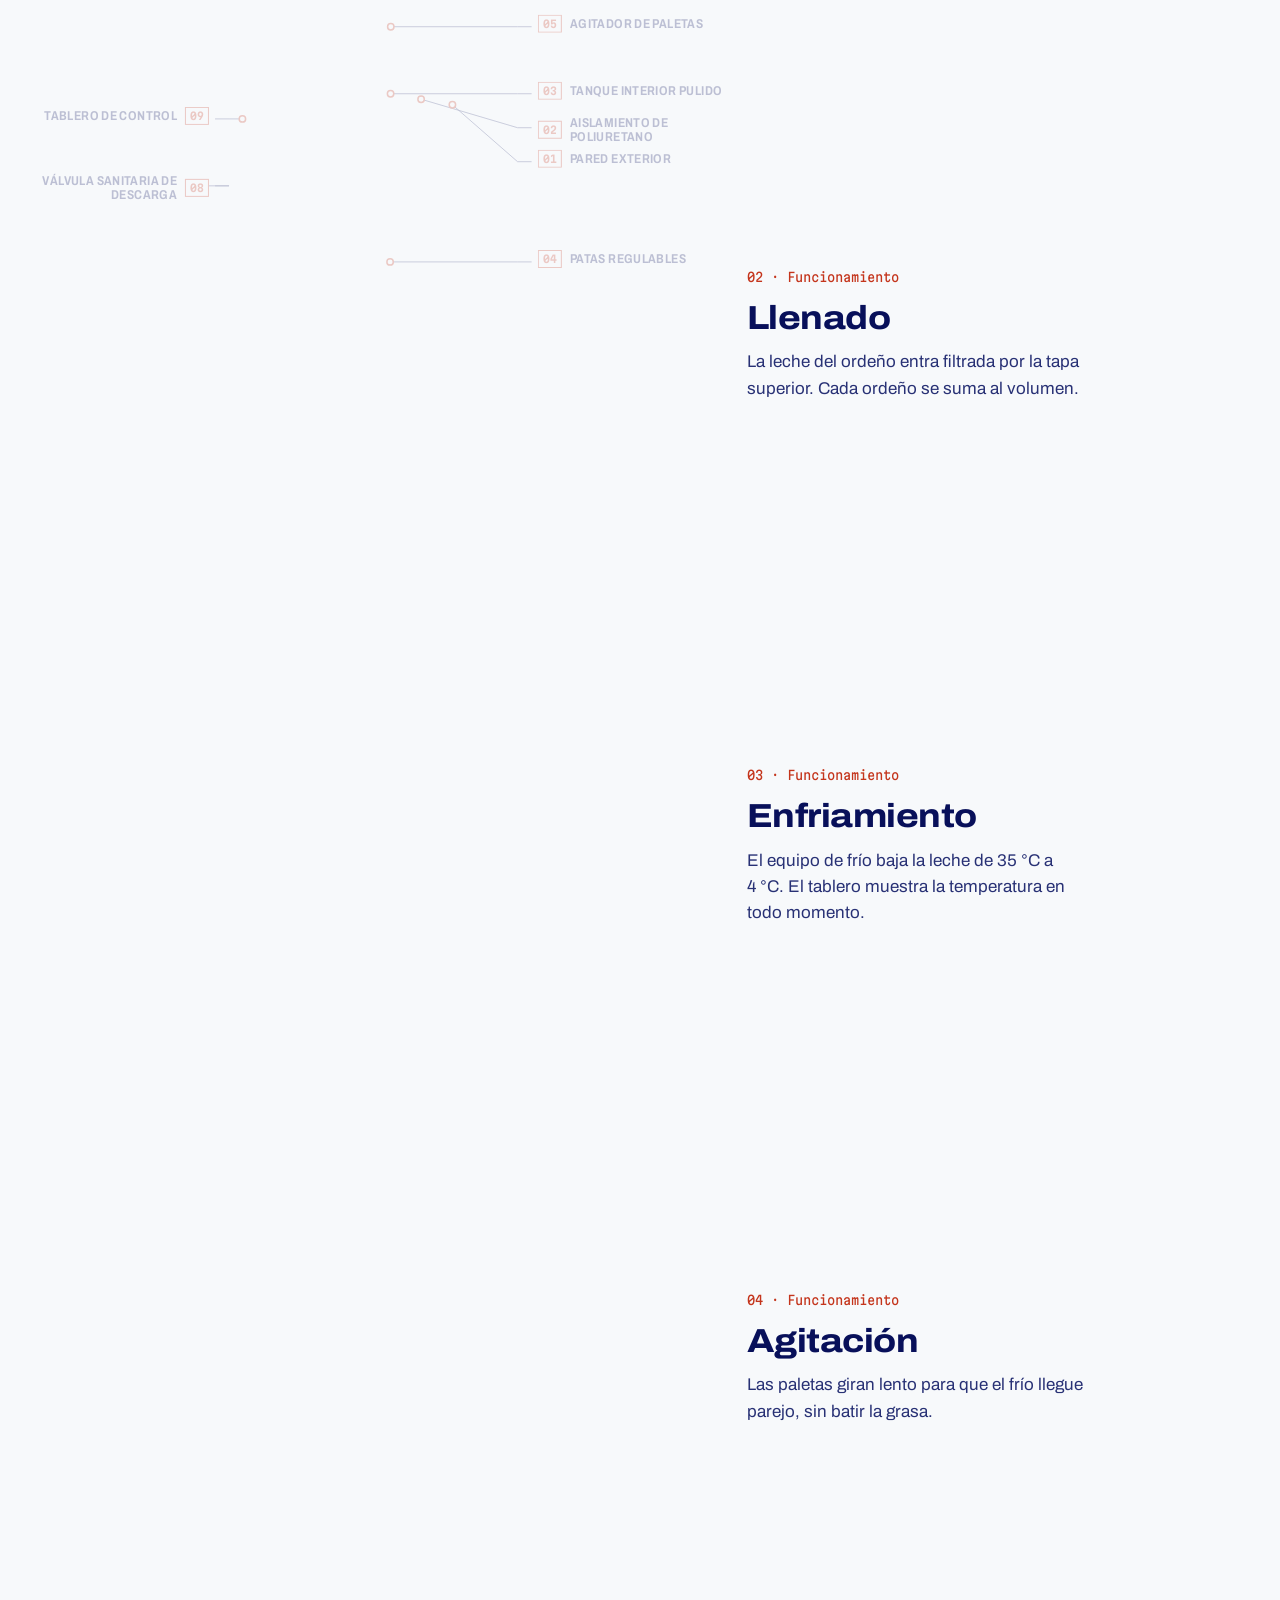
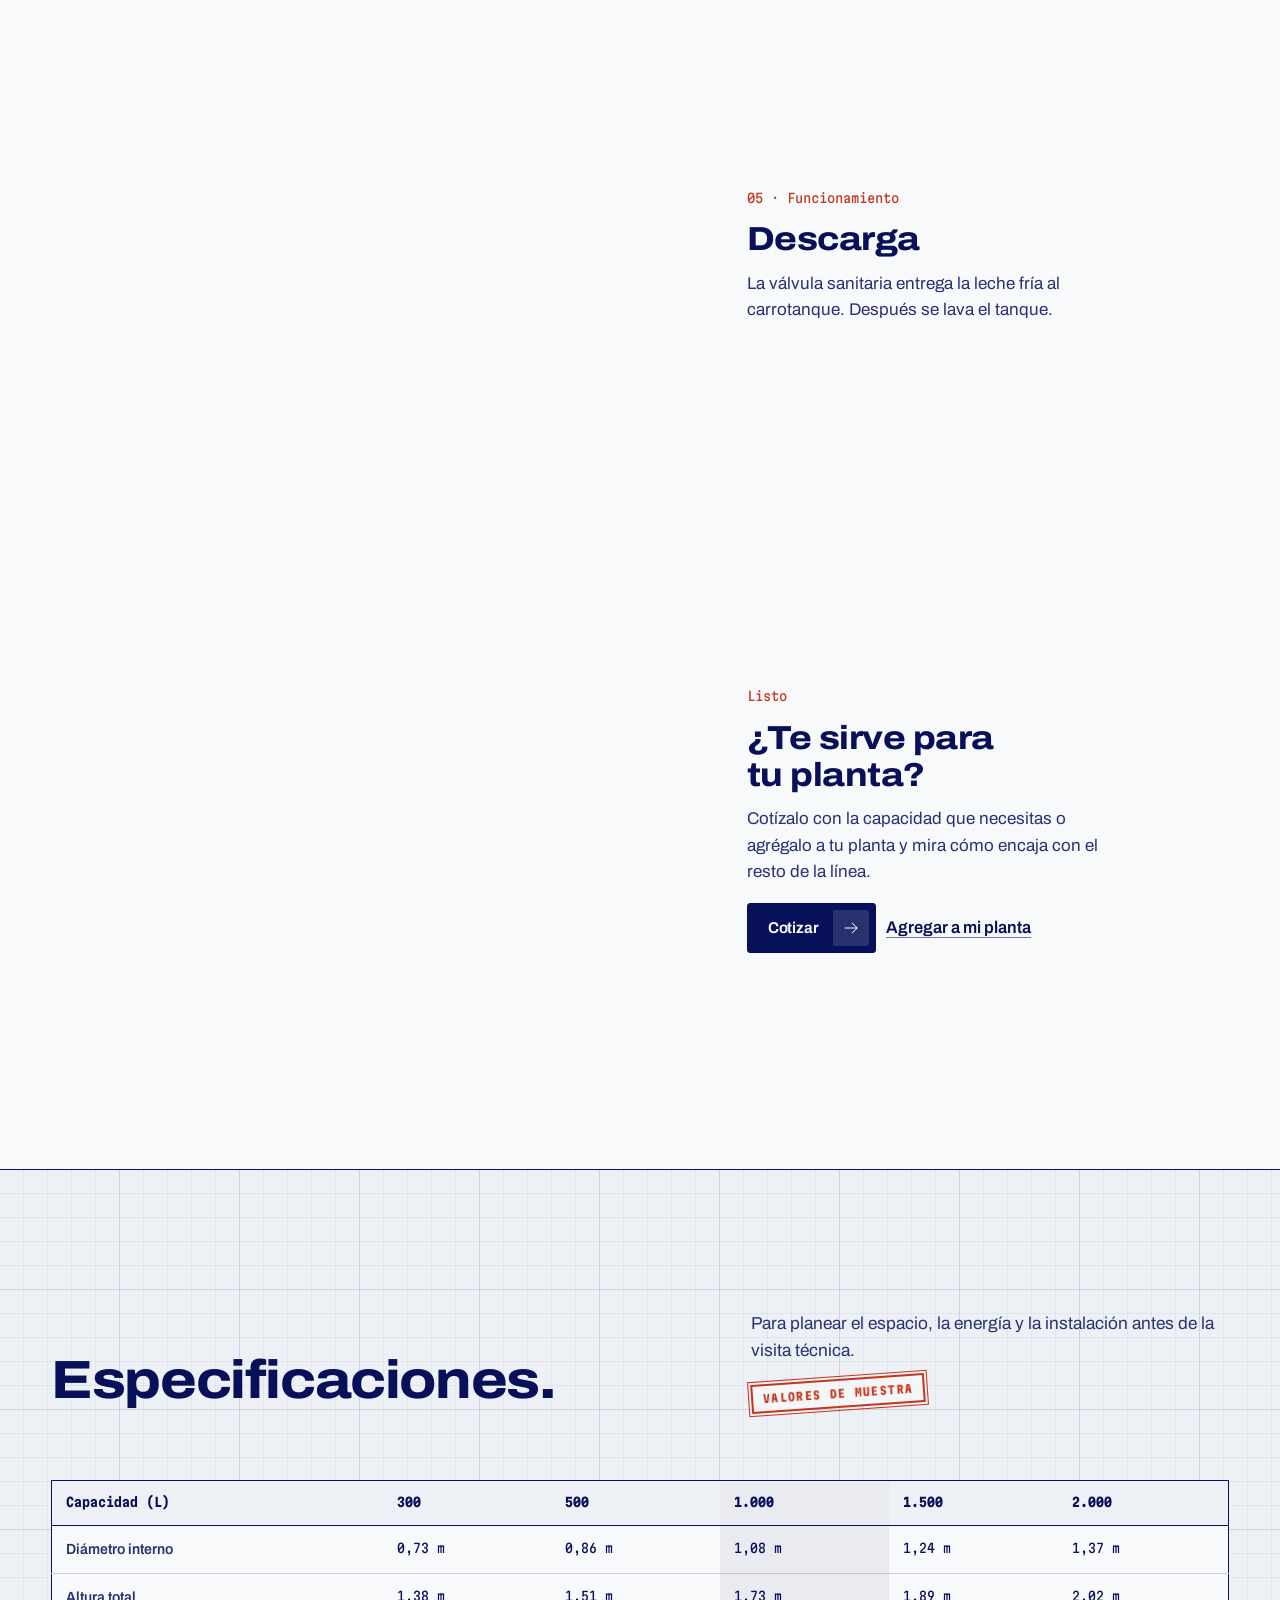
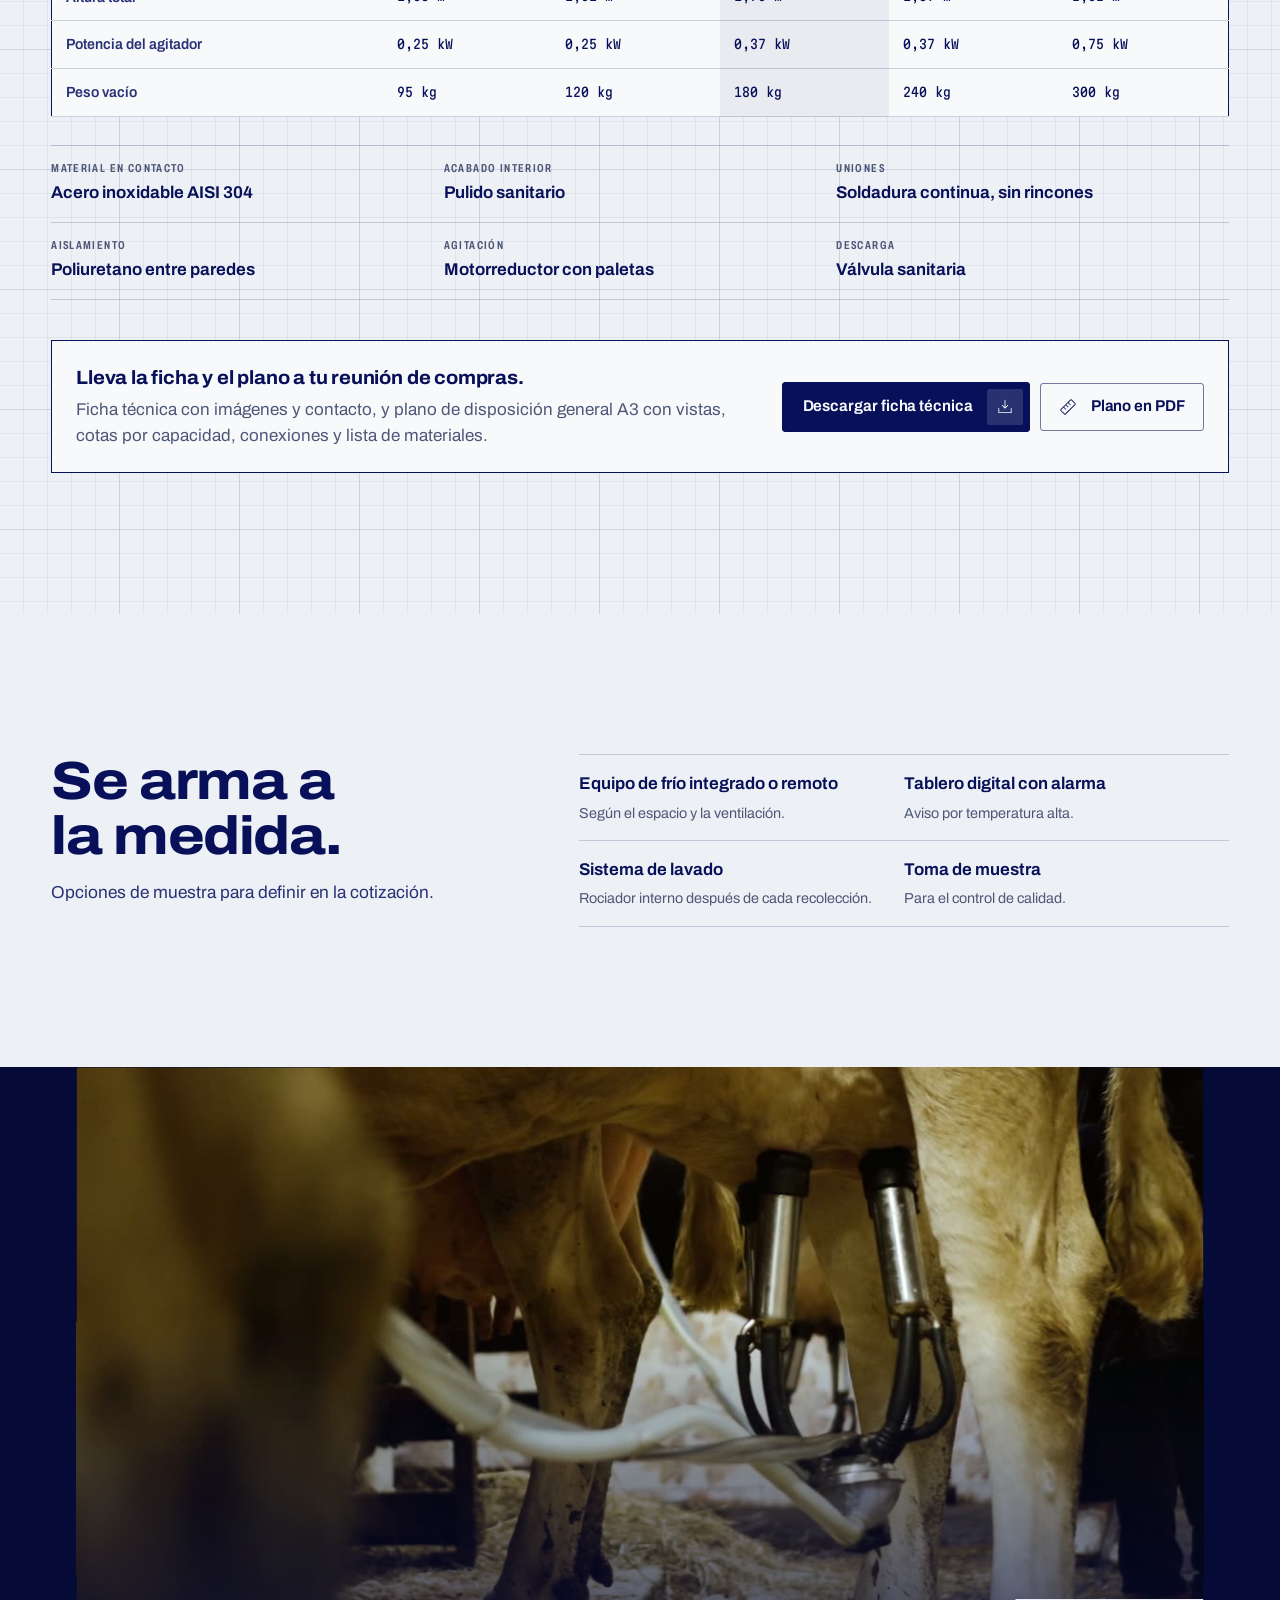
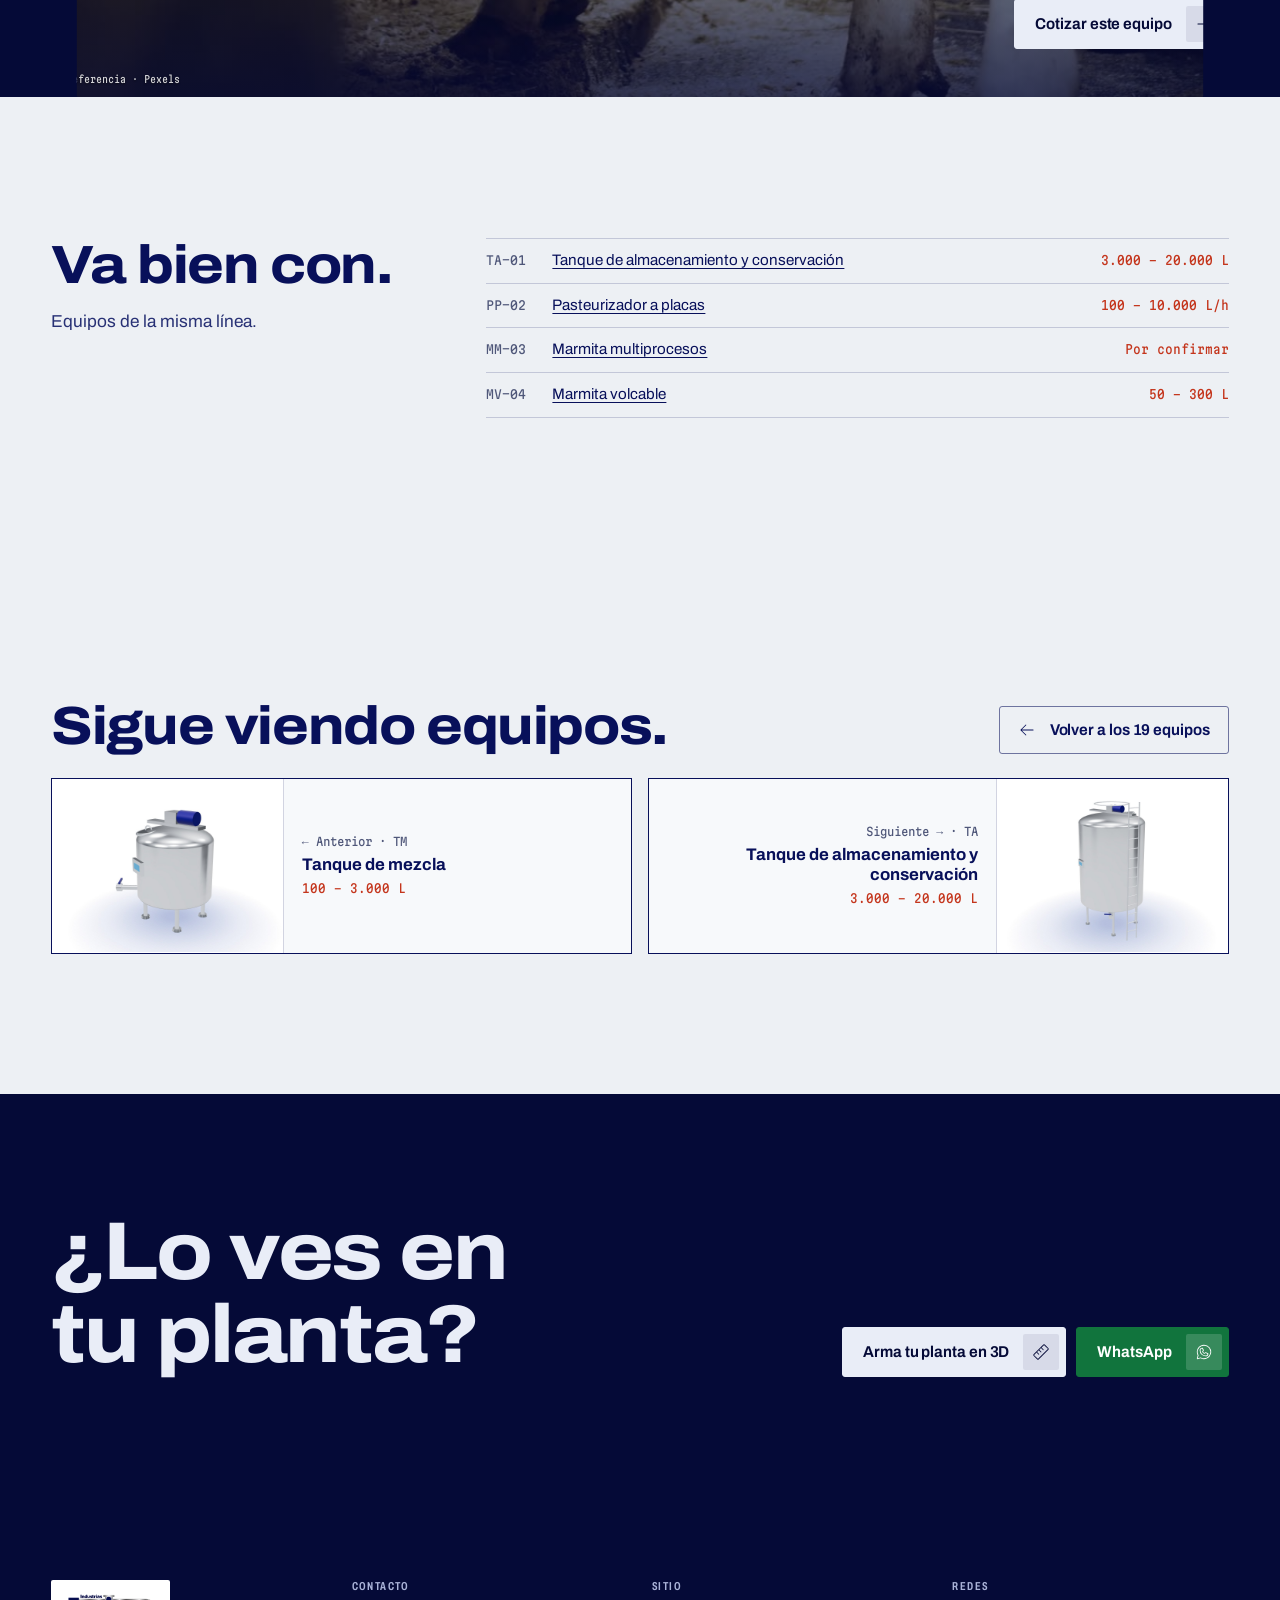
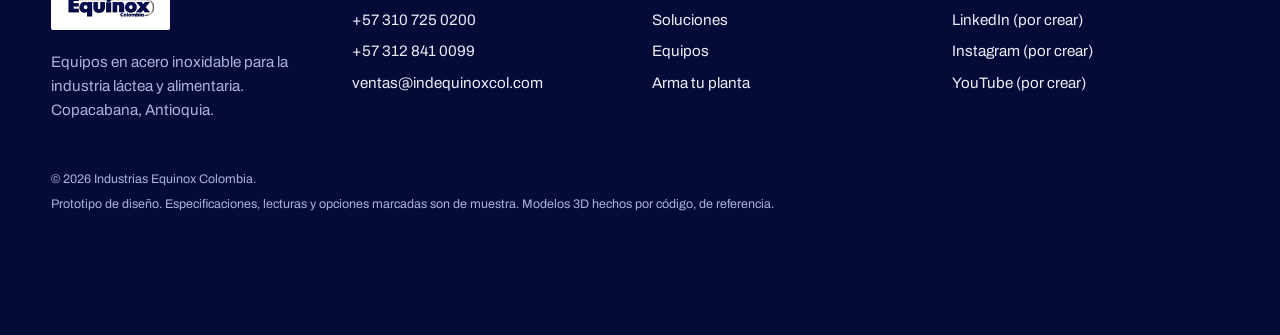
<file: ficha-tanque-enfriamiento.html>
<!doctype html>
<html lang="es-CO">
<head>
<meta charset="utf-8">
<!-- Prototipo: fuera de los buscadores hasta que Equinox apruebe los datos (quitar al publicar el sitio real) -->
<meta name="robots" content="noindex, nofollow">
<meta name="viewport" content="width=device-width, initial-scale=1">
<title>Tanque de enfriamiento de leche | Industrias Equinox Colombia</title>
<meta http-equiv="refresh" content="0; url=equipo.html?e=enfriamiento">
<link rel="canonical" href="equipo.html?e=enfriamiento">
<style>body{font-family:system-ui,sans-serif;background:#edf0f4;color:#08105a;padding:40px}</style>
</head>
<body>
<p>La ficha del tanque de enfriamiento se movió. <a href="equipo.html?e=enfriamiento">Abrir la ficha</a>.</p>
<script>location.replace('equipo.html?e=enfriamiento' + location.search.replace(/^\?/, '&'));</script>
</body>
</html>
</file>
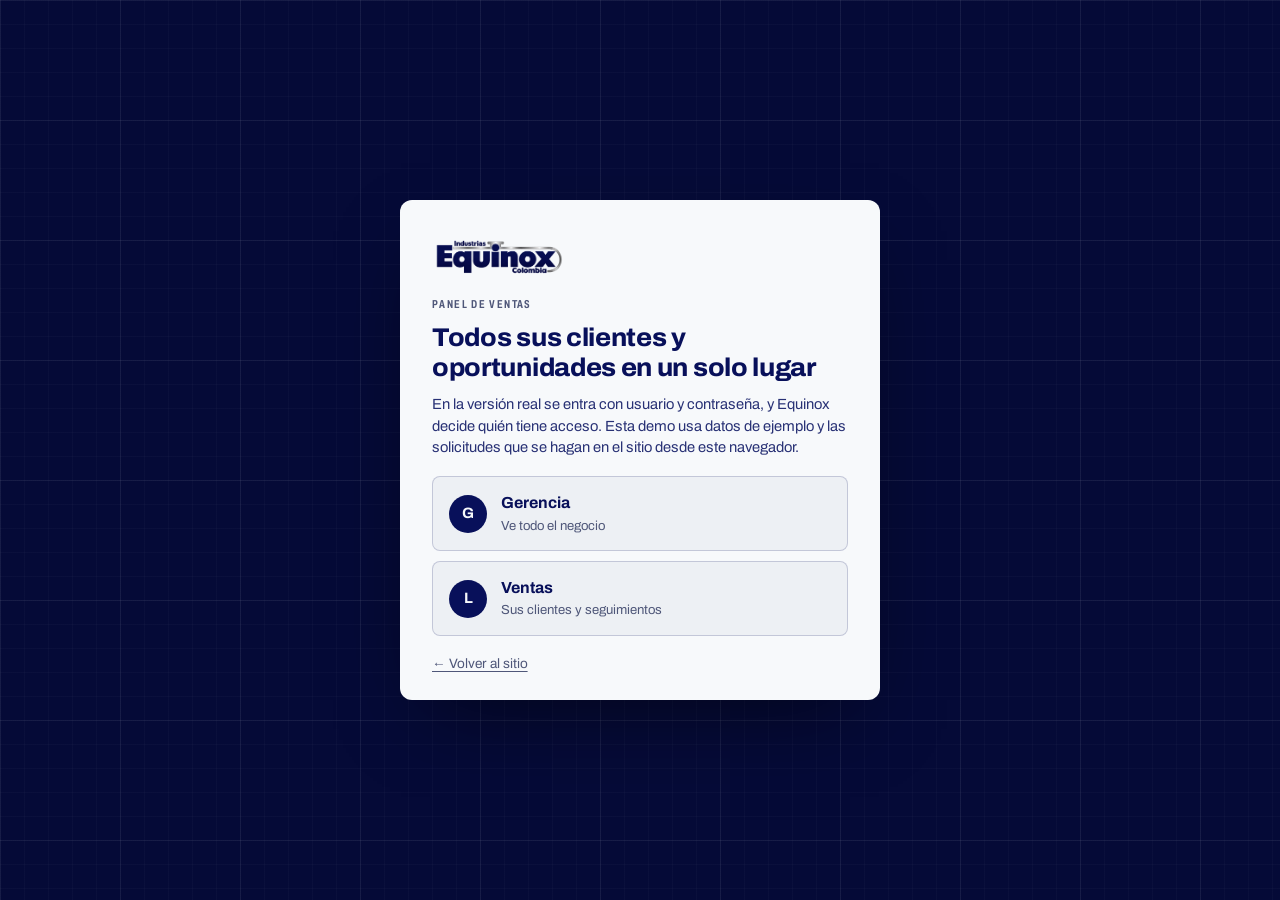
<file: panel.html>
<!doctype html>
<html lang="es-CO">
<head>
<meta charset="utf-8">
<!-- Panel interno de ventas: nunca en buscadores -->
<meta name="robots" content="noindex, nofollow">
<meta name="viewport" content="width=device-width, initial-scale=1, viewport-fit=cover">
<title>Panel de ventas | Industrias Equinox Colombia</title>
<meta name="theme-color" content="#050a37">
<link rel="icon" type="image/png" href="assets/img/logo-equinox-icono.png">
<link rel="stylesheet" href="css/main.css">
<link rel="stylesheet" href="css/panel.css">
<script>try { var t = localStorage.getItem('eqx-tema'); if (t === 'oscuro' || t === 'claro') document.documentElement.dataset.tema = t; } catch (e) {}</script>
</head>
<body class="panel-app">
<a class="sr" href="#vista">Saltar al contenido</a>

<!-- Entrada: en la versión real, usuario y contraseña de Equinox; en el prototipo se elige el perfil -->
<div class="entrada" id="entrada" hidden>
  <div class="entrada__caja">
    <img class="entrada__logo" src="assets/img/logo-equinox.png" alt="Industrias Equinox Colombia" width="132" height="44">
    <p class="rotulo">Panel de ventas</p>
    <h1>Todos sus clientes y oportunidades en un solo lugar</h1>
    <p class="entrada__texto">En la versión real se entra con usuario y contraseña, y Equinox decide quién tiene acceso. Esta demo usa datos de ejemplo y las solicitudes que se hagan en el sitio desde este navegador.</p>
    <div class="entrada__perfiles" role="group" aria-label="Entrar como">
      <button type="button" class="perfil" data-perfil="Gerencia"><span class="perfil__ini">G</span><span><b>Gerencia</b><small>Ve todo el negocio</small></span></button>
      <button type="button" class="perfil" data-perfil="Laura (ventas)"><span class="perfil__ini">L</span><span><b>Ventas</b><small>Sus clientes y seguimientos</small></span></button>
    </div>
    <a class="entrada__volver" href="index.html">← Volver al sitio</a>
  </div>
</div>

<div class="app" id="app" hidden>
  <aside class="lateral" aria-label="Menú del panel">
    <a class="lateral__logo" href="#/resumen" aria-label="Panel de ventas, resumen"><img src="assets/img/logo-equinox.png" alt="" width="102" height="34"><span>Ventas</span></a>
    <nav class="lateral__nav">
      <a href="#/resumen" data-vista="resumen"><svg viewBox="0 0 24 24" aria-hidden="true"><path d="M4 13h6V4H4zM14 20h6v-9h-6zM4 20h6v-4H4zM14 4v4h6V4z"/></svg><span>Resumen</span></a>
      <a href="#/oportunidades" data-vista="oportunidades" data-corto="Tablero"><svg viewBox="0 0 24 24" aria-hidden="true"><path d="M4 4h4v16H4zM10 4h4v10h-4zM16 4h4v6h-4z"/></svg><span>Oportunidades</span></a>
      <a href="#/seguimientos" data-vista="seguimientos" data-corto="Agenda"><svg viewBox="0 0 24 24" aria-hidden="true"><path d="M12 7v5l3 2"/><circle cx="12" cy="12" r="8.5"/></svg><span>Seguimientos</span><b class="lateral__contador mono" data-contador-seg hidden></b></a>
      <a href="#/clientes" data-vista="clientes"><svg viewBox="0 0 24 24" aria-hidden="true"><circle cx="9" cy="8" r="3.5"/><path d="M2.5 20c.8-3.6 3.4-5.5 6.5-5.5s5.7 1.9 6.5 5.5M15.5 4.8a3.5 3.5 0 0 1 0 6.4M18 14.8c1.8.7 3 2.4 3.5 5.2"/></svg><span>Clientes</span></a>
      <a href="#/ajustes" data-vista="ajustes"><svg viewBox="0 0 24 24" aria-hidden="true"><path d="M4 7h10M18 7h2M4 17h4M12 17h8"/><circle cx="16" cy="7" r="2"/><circle cx="10" cy="17" r="2"/></svg><span>Ajustes</span></a>
    </nav>
    <button type="button" class="lateral__nueva" data-nueva><svg viewBox="0 0 24 24" aria-hidden="true"><path d="M12 5v14M5 12h14"/></svg><span>Nueva solicitud</span></button>
    <div class="lateral__pie">
      <div class="lateral__usuario"><span class="perfil__ini" data-usuario-ini>G</span><span><b data-usuario>Gerencia</b><small>Demo · datos de ejemplo</small></span></div>
      <div class="lateral__acciones">
        <button class="tema-boton" type="button" data-tema-boton aria-pressed="false" aria-label="Cambiar a modo oscuro" title="Modo oscuro"><svg aria-hidden="true"><use href="assets/img/iconos.svg#i-moon"/></svg></button>
        <a class="lateral__link" href="index.html" title="Ver el sitio">Sitio</a>
        <button type="button" class="lateral__link" data-salir>Salir</button>
      </div>
    </div>
  </aside>

  <main class="contenido">
    <header class="barra">
      <div class="barra__titulo">
        <h1 id="titulo-vista">Resumen</h1>
        <p id="sub-vista"></p>
      </div>
      <div class="barra__acciones">
        <label class="buscar"><svg viewBox="0 0 24 24" aria-hidden="true"><circle cx="11" cy="11" r="6.5"/><path d="m20 20-4.2-4.2"/></svg><span class="sr">Buscar cliente, empresa, ciudad o folio</span><input type="search" id="buscar" placeholder="Buscar cliente, ciudad o folio" autocomplete="off"><kbd class="mono">/</kbd></label>
        <button type="button" class="boton boton--primario" data-nueva><svg viewBox="0 0 24 24" aria-hidden="true"><path d="M12 5v14M5 12h14"/></svg><span>Nueva solicitud</span></button>
      </div>
    </header>
    <div class="aviso-demo" role="note"><span><b>Demo con datos de ejemplo.</b> Las solicitudes que haga en el sitio desde este navegador entran aquí solas, marcadas como <span class="chip chip--sitio">Del sitio</span>.</span><button type="button" data-restablecer>Restablecer datos</button></div>
    <div id="vista" class="vista" tabindex="-1"></div>
  </main>
</div>

<!-- Ficha de la oportunidad -->
<div class="velo" data-cerrar-ficha hidden></div>
<aside class="ficha-op" id="ficha" aria-labelledby="ficha-titulo" aria-modal="true" role="dialog" hidden></aside>

<!-- Nueva solicitud (WhatsApp, llamada, visita…) -->
<dialog class="dialogo" id="dialogo-nueva" aria-labelledby="nueva-titulo">
  <form method="dialog" class="dialogo__form" id="form-nueva">
    <header class="dialogo__cab"><div><p class="rotulo">Registro manual</p><h2 id="nueva-titulo">Nueva solicitud</h2></div><button type="button" class="icono-btn" data-cerrar-dialogo aria-label="Cerrar"><svg viewBox="0 0 24 24" aria-hidden="true"><path d="M6 6l12 12M18 6 6 18"/></svg></button></header>
    <p class="dialogo__ayuda">Para lo que llega por WhatsApp, llamada o visita. Lo del sitio entra solo.</p>
    <div class="campos">
      <label class="campo"><span>Nombre de contacto *</span><input name="nombre" required autocomplete="off"></label>
      <label class="campo"><span>Empresa o finca</span><input name="empresa" autocomplete="off"></label>
      <label class="campo"><span>Celular</span><input name="celular" inputmode="tel" autocomplete="off" placeholder="300 000 0000"></label>
      <label class="campo"><span>Municipio</span><input name="municipio" autocomplete="off"></label>
      <label class="campo"><span>Departamento</span><select name="departamento"></select></label>
      <label class="campo"><span>Tipo de cliente</span><select name="tipo"></select></label>
      <label class="campo"><span>¿Por dónde llegó? *</span><select name="fuente" required></select></label>
      <label class="campo"><span>Responsable</span><select name="responsable"></select></label>
      <fieldset class="campo campo--ancho"><legend>Equipos que pide</legend>
        <div class="agregar-equipo"><select name="equipo" aria-label="Equipo"></select><input name="dato" placeholder="Capacidad (ej. 2.000 L)" aria-label="Capacidad"><button type="button" class="boton" data-agregar-equipo>Agregar</button></div>
        <ul class="chips-equipos" data-chips-equipos></ul>
      </fieldset>
      <label class="campo"><span>Valor estimado (COP)</span><input name="valor" inputmode="numeric" placeholder="Se calcula con los equipos"></label>
      <label class="campo"><span>Litros por día</span><input name="litros" inputmode="numeric"></label>
      <label class="campo campo--ancho"><span>Nota</span><textarea name="nota" rows="2" placeholder="Lo que pidió, plazo, quién decide…"></textarea></label>
    </div>
    <footer class="dialogo__pie"><button type="button" class="boton" data-cerrar-dialogo>Cancelar</button><button type="submit" class="boton boton--primario" value="guardar">Guardar solicitud</button></footer>
  </form>
</dialog>

<!-- Motivo de pérdida -->
<dialog class="dialogo dialogo--chico" id="dialogo-motivo" aria-labelledby="motivo-titulo">
  <form method="dialog" class="dialogo__form">
    <header class="dialogo__cab"><div><p class="rotulo">Cerrar como perdida</p><h2 id="motivo-titulo">¿Por qué se perdió?</h2></div></header>
    <p class="dialogo__ayuda">Un solo motivo, el principal. Con esto se ve qué corregir.</p>
    <div class="motivos" data-motivos></div>
    <footer class="dialogo__pie"><button type="submit" class="boton" value="cancelar">Cancelar</button><button type="submit" class="boton boton--peligro" value="ok">Marcar como perdida</button></footer>
  </form>
</dialog>

<div class="toast" id="toast" role="status" aria-live="polite" hidden></div>

<script type="module" src="js/tema.js"></script>
<script type="module" src="js/panel.js"></script>
</body>
</html>
</file>
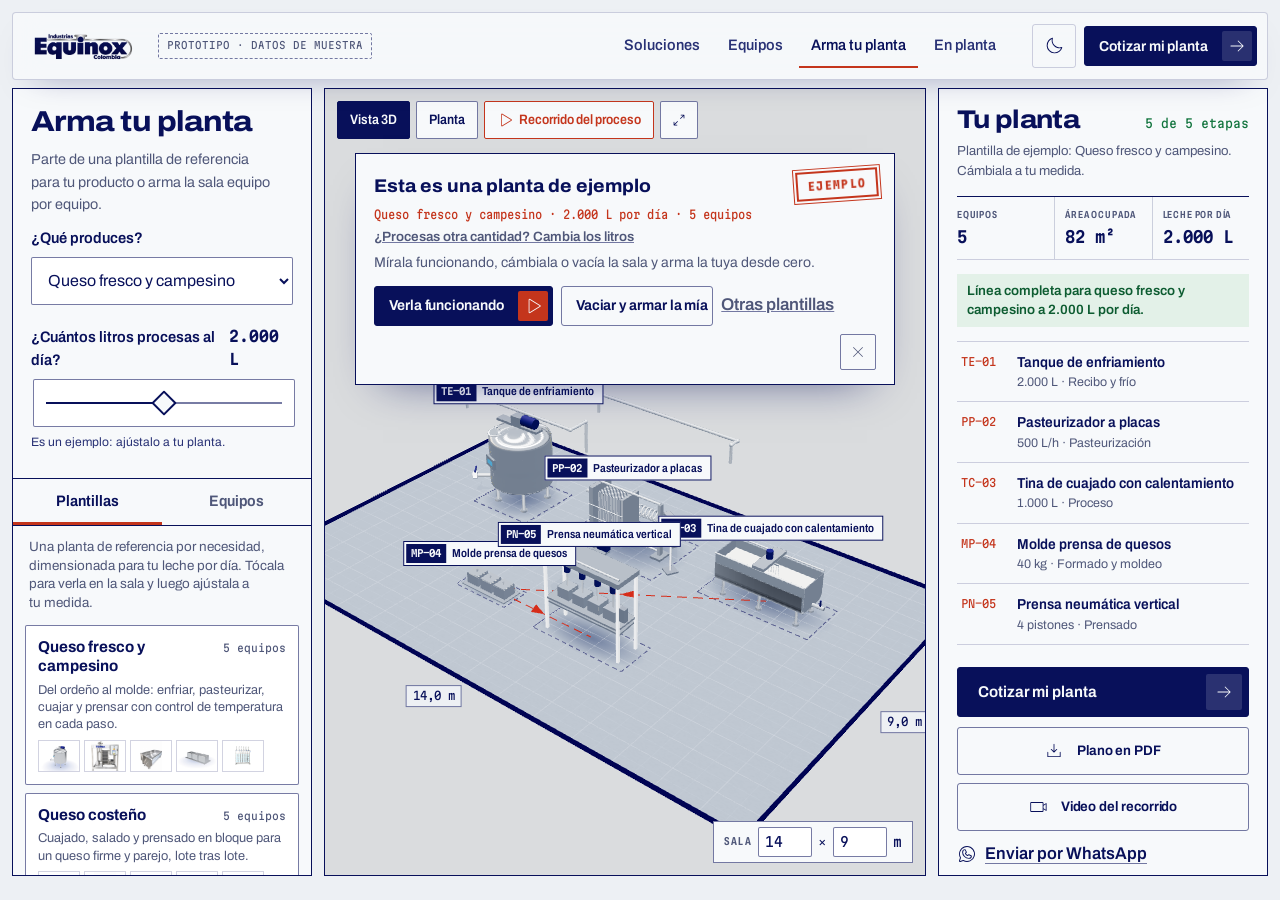
<file: planta.html>
<!doctype html>
<html lang="es-CO" class="sin-js">
<head>
<meta charset="utf-8">
<!-- Prototipo: fuera de los buscadores hasta que Equinox apruebe los datos (quitar al publicar el sitio real) -->
<meta name="robots" content="noindex, nofollow">
<meta name="viewport" content="width=device-width, initial-scale=1, viewport-fit=cover">
<title>Arma tu planta láctea en 3D | Industrias Equinox Colombia</title>
<meta name="description" content="Diseña tu planta láctea en 3D con los equipos de Equinox: elige tu producto y tus litros diarios, ubica cada equipo, revisa que la línea esté completa y cotiza la planta entera.">
<meta name="theme-color" content="#edf0f4">
<link rel="icon" type="image/png" href="assets/img/logo-equinox-icono.png">
<link rel="stylesheet" href="css/main.css">
<!-- Tema elegido por la persona (claro u oscuro), antes de pintar para que no parpadee -->
<script>try { var t = localStorage.getItem('eqx-tema'); if (t === 'oscuro' || t === 'claro') document.documentElement.dataset.tema = t; } catch (e) {}</script>
<script type="importmap">{ "imports": { "three": "./vendor/three/three.module.min.js" } }</script>
</head>
<body class="cuerpo-planta">
<a class="sr" href="#principal">Saltar al contenido</a>

<header class="nav elevada" id="nav">
  <a class="nav__logo" href="index.html" aria-label="Industrias Equinox Colombia, inicio"><img src="assets/img/logo-equinox.png" alt="Industrias Equinox Colombia" width="102" height="34"></a>
  <span class="nav__prototipo mono">Prototipo · datos de muestra</span>
  <nav class="nav__enlaces" aria-label="Principal">
    <a href="index.html#soluciones">Soluciones</a>
    <a href="equipos.html">Equipos</a>
    <a href="planta.html" aria-current="page">Arma tu planta</a>
    <a href="index.html#en-planta">En planta</a>
  </nav>
  <div class="nav__acciones">
    <button class="tema-boton" type="button" data-tema-boton aria-pressed="false" aria-label="Cambiar a modo oscuro" title="Modo oscuro"><svg aria-hidden="true"><use href="assets/img/iconos.svg#i-moon"/></svg></button>
    <a class="btn btn--pequeno" href="index.html#cotizar" data-cotizar-planta>Cotizar mi planta <span class="btn__ico"><svg aria-hidden="true"><use href="assets/img/iconos.svg#i-arrow-right"/></svg></span></a>
    <button class="nav__menu" aria-label="Abrir menú" aria-expanded="false" aria-controls="menu-movil"><span></span><span></span><span></span></button>
  </div>
</header>
<div class="menu-movil" id="menu-movil" hidden>
  <a href="index.html">Inicio</a>
  <a href="equipos.html">Equipos</a>
  <a href="index.html#en-planta">En planta</a>
  <a href="index.html#cotizar">Cotizar</a>
  <p class="rotulo">Prototipo · contenido marcado como muestra</p>
</div>

<main class="planta" id="principal">
  <aside class="planta__panel planta__catalogo" aria-label="Catálogo de equipos">
    <div class="planta__cabeza">
      <h1>Arma tu planta</h1>
      <p>Parte de una plantilla de referencia para tu producto o arma la sala equipo por equipo.</p>
      <div class="campo"><label for="p-producto">¿Qué produces?</label><select id="p-producto" data-producto></select></div>
      <div class="campo campo--litros pide" data-campo-litros>
        <label for="p-litros">¿Cuántos litros procesas al día? <output class="mono" data-litros-salida for="p-litros">2.000 L</output></label>
        <input type="range" id="p-litros" min="0" max="100" step="1" value="50" data-litros aria-describedby="p-litros-pista">
        <small class="planta__litros-pista" id="p-litros-pista" data-litros-pista>Es un ejemplo: ajústalo a tu planta.</small>
      </div>
    </div>
    <div class="planta__pestanas" role="tablist" aria-label="Cómo armar la planta">
      <button type="button" role="tab" id="tab-plantillas" aria-controls="panel-plantillas" aria-selected="true" data-pestana="plantillas">Plantillas</button>
      <button type="button" role="tab" id="tab-equipos" aria-controls="panel-equipos" aria-selected="false" tabindex="-1" data-pestana="equipos">Equipos</button>
    </div>
    <div class="planta__plantillas" id="panel-plantillas" role="tabpanel" aria-labelledby="tab-plantillas">
      <p class="planta__guia">Una planta de referencia por necesidad, dimensionada para tu leche por día. Tócala para verla en la sala y luego ajústala a tu medida.</p>
      <ul data-plantillas></ul>
    </div>
    <div class="planta__catalogo-lista" id="panel-equipos" role="tabpanel" aria-labelledby="tab-equipos" hidden>
      <p class="planta__guia">Toca un equipo para agregarlo o arrástralo a la sala.</p>
      <div data-catalogo></div>
    </div>
  </aside>

  <section class="planta__escena" aria-label="Sala de la planta en 3D">
    <canvas id="planta-3d" tabindex="0" aria-label="Vista 3D de la planta. Arrastra un equipo para moverlo; arrastra el piso para girar la vista."></canvas>
    <div class="planta__etiquetas" data-etiquetas></div>
    <div class="planta__barra" role="toolbar" aria-label="Vista">
      <button type="button" data-vista3="3d" aria-pressed="true">Vista 3D</button>
      <button type="button" data-vista3="planta" aria-pressed="false">Planta</button>
      <button type="button" class="planta__recorrido" data-recorrido><svg width="16" height="16" aria-hidden="true"><use href="assets/img/iconos.svg#i-play"/></svg> <span>Recorrido del proceso</span></button>
      <button type="button" class="planta__pantalla" data-pantalla aria-pressed="false" title="Pantalla completa"><svg width="16" height="16" aria-hidden="true"><use href="assets/img/iconos.svg#i-arrows-out"/></svg><span class="sr">Pantalla completa</span></button>
    </div>
    <div class="planta__sala">
      <span class="rotulo">Sala</span>
      <label><span class="sr">Ancho de la sala en metros</span><input type="number" min="4" max="40" step="1" value="14" data-sala-w class="mono"></label>
      <span aria-hidden="true">×</span>
      <label><span class="sr">Largo de la sala en metros</span><input type="number" min="4" max="40" step="1" value="9" data-sala-l class="mono"></label>
      <span class="mono">m</span>
    </div>
    <div class="planta__ejemplo" data-ejemplo hidden>
      <span class="sello">Ejemplo</span>
      <strong data-ejemplo-titulo>Esta es una planta de ejemplo</strong>
      <p data-ejemplo-datos></p>
      <button class="enlace enlace--boton planta__ejemplo-litros" type="button" data-ejemplo-litros>¿Procesas otra cantidad? Cambia los litros</button>
      <p>Mírala funcionando, cámbiala o vacía la sala y arma la tuya desde cero.</p>
      <div class="planta__ejemplo-acciones">
        <button class="btn btn--pequeno btn--play" type="button" data-ejemplo-ver>Verla funcionando <span class="btn__ico"><svg aria-hidden="true"><use href="assets/img/iconos.svg#i-play"/></svg></span></button>
        <button class="btn btn--claro btn--pequeno" type="button" data-ejemplo-vaciar>Vaciar y armar la mía</button>
        <button class="enlace enlace--boton" type="button" data-ver-plantillas>Otras plantillas</button>
        <button class="planta__ejemplo-cerrar" type="button" data-ejemplo-cerrar aria-label="Ocultar este aviso"><svg width="16" height="16" aria-hidden="true"><use href="assets/img/iconos.svg#i-x"/></svg></button>
      </div>
    </div>
    <div class="planta__invitacion" data-invitacion role="dialog" aria-modal="false" aria-labelledby="inv-titulo" hidden>
      <div class="planta__invitacion-caja">
        <strong id="inv-titulo" data-inv-titulo>Tu planta está lista</strong>
        <p class="mono" data-inv-datos></p>
        <div class="planta__inv-litros">
          <span class="planta__inv-pregunta" id="inv-litros">¿Cuántos litros procesas al día?</span>
          <div class="planta__inv-opciones" role="group" aria-labelledby="inv-litros" data-inv-opciones></div>
          <small data-inv-litros-nota></small>
        </div>
        <p>Mira cómo pasa la leche por cada equipo, etapa por etapa, con las lecturas de cada proceso.</p>
        <button class="planta__play" type="button" data-inv-play>
          <span class="planta__play-ico" aria-hidden="true"><svg><use href="assets/img/iconos.svg#i-play"/></svg></span>
          <span class="planta__play-texto"><b>Ver la planta funcionando</b><small>En pantalla completa · puedes pausar y saltar etapas</small></span>
        </button>
        <button class="enlace enlace--boton" type="button" data-inv-cerrar>Explorar la sala primero</button>
      </div>
    </div>
    <div class="planta__vacio" data-vacio hidden>
      <strong>Sala vacía: arma tu planta.</strong>
      <span>Agrega equipos uno por uno o parte de una plantilla de referencia.</span>
      <div class="planta__vacio-acciones">
        <button class="btn btn--pequeno" type="button" data-vacio-equipos>Agregar equipos <span class="btn__ico"><svg aria-hidden="true"><use href="assets/img/iconos.svg#i-plus"/></svg></span></button>
        <button class="btn btn--claro btn--pequeno" type="button" data-ver-plantillas>Ver plantillas</button>
      </div>
    </div>
    <div class="planta__control" data-control role="group" aria-label="Control del recorrido" hidden>
      <button type="button" data-rec="anterior" aria-label="Etapa anterior"><svg aria-hidden="true" class="ico-izq"><use href="assets/img/iconos.svg#i-arrow-right"/></svg></button>
      <button type="button" data-rec="pausa" aria-label="Pausar recorrido"><svg aria-hidden="true"><use href="assets/img/iconos.svg#i-pause"/></svg></button>
      <button type="button" data-rec="siguiente" aria-label="Etapa siguiente"><svg aria-hidden="true"><use href="assets/img/iconos.svg#i-arrow-right"/></svg></button>
      <div class="planta__control-info"><span class="mono" data-rec-paso></span><strong data-rec-nombre></strong><span class="planta__control-barra" data-rec-barra></span></div>
      <button type="button" class="planta__control-salir" data-rec="salir"><svg aria-hidden="true"><use href="assets/img/iconos.svg#i-x"/></svg><span class="planta__control-salir-txt">Salir</span></button>
    </div>
    <div class="planta__grabando" data-grabando hidden>
      <span class="planta__grabando-punto" aria-hidden="true"></span>
      <span>Grabando video <b class="mono" data-grabando-tiempo>0:00</b></span>
      <small>No cambies de pestaña hasta que termine</small>
      <button type="button" data-grabando-cancelar>Cancelar</button>
    </div>
    <div class="planta__inspector" data-inspector hidden>
      <div class="planta__inspector-cabeza"><span class="mono" data-ins-tag></span><strong data-ins-nombre></strong></div>
      <label class="campo"><span class="rotulo">Capacidad</span><select data-ins-cap></select></label>
      <div class="planta__inspector-acciones">
        <button type="button" data-ins="rotar" title="Girar 90° (R)"><svg width="18" height="18" aria-hidden="true"><use href="assets/img/iconos.svg#i-arrow-right"/></svg> Girar</button>
        <button type="button" data-ins="duplicar">Duplicar</button>
        <a data-ins-ficha href="equipo.html">Ficha</a>
        <button type="button" data-ins="quitar" class="peligro">Quitar</button>
      </div>
    </div>
    <div class="hud planta__hud" data-hud hidden></div>
    <p class="planta__ayuda mono" data-ayuda>Arrastra el piso para girar · rueda para acercar · arrastra un equipo para moverlo</p>
  </section>

  <aside class="planta__panel planta__resumen" aria-label="Resumen de tu planta">
    <div class="planta__titulo-resumen"><h2>Tu planta</h2><span class="mono" data-estado-linea></span></div>
    <p class="planta__origen" data-origen></p>
    <dl class="planta__totales">
      <div><dt>Equipos</dt><dd class="mono" data-total-equipos>0</dd></div>
      <div><dt>Área ocupada</dt><dd class="mono" data-total-area>0 m²</dd></div>
      <div><dt>Leche por día</dt><dd class="mono" data-total-litros>2.000 L</dd></div>
    </dl>
    <div class="planta__avisos" data-avisos aria-live="polite"></div>
    <ol class="planta__items" data-items></ol>
    <div class="planta__acciones">
      <a class="btn" href="index.html#cotizar" data-cotizar-planta>Cotizar mi planta <span class="btn__ico"><svg aria-hidden="true"><use href="assets/img/iconos.svg#i-arrow-right"/></svg></span></a>
      <div class="planta__descargas">
        <button class="btn btn--claro" type="button" data-pdf-planta><svg width="18" height="18" aria-hidden="true"><use href="assets/img/iconos.svg#i-download-simple"/></svg> <span>Plano en PDF</span></button>
        <button class="btn btn--claro" type="button" data-video-planta><svg width="18" height="18" aria-hidden="true"><use href="assets/img/iconos.svg#i-video"/></svg> <span>Video del recorrido</span></button>
      </div>
      <a class="enlace" href="#" target="_blank" rel="noopener" data-wa-planta><svg width="20" height="20" aria-hidden="true"><use href="assets/img/iconos.svg#i-whatsapp-logo"/></svg> Enviar por WhatsApp</a>
      <button class="enlace enlace--boton" type="button" data-vaciar>Vaciar la sala</button>
    </div>
    <p class="planta__nota">Plano preliminar con valores de muestra. Un ingeniero de Equinox lo revisa y lo confirma en la visita técnica.</p>
  </aside>
</main>
<div class="aviso-flotante" role="status" aria-live="polite" data-aviso hidden></div>

<script type="module" src="js/tema.js"></script>
<script type="module" src="js/planta.js"></script>
</body>
</html>
</file>
<file: css/main.css>
/* Equinox · mock web · mundo "Plano y placa" */
@font-face { font-family: 'Archivo'; src: url('../fonts/archivo-latin-wdth-normal.woff2') format('woff2-variations'); font-weight: 100 900; font-stretch: 62% 125%; font-display: swap; unicode-range: U+0000-00FF, U+0131, U+0152-0153, U+02BB-02BC, U+02C6, U+02DA, U+02DC, U+0304, U+0308, U+0329, U+2000-206F, U+20AC, U+2122, U+2191, U+2193, U+2212, U+2215, U+FEFF, U+FFFD; }
@font-face { font-family: 'Archivo'; src: url('../fonts/archivo-latin-ext-wdth-normal.woff2') format('woff2-variations'); font-weight: 100 900; font-stretch: 62% 125%; font-display: swap; unicode-range: U+0100-02BA, U+02BD-02C5, U+02C7-02CC, U+02CE-02D7, U+02DD-02FF, U+0304, U+0308, U+0329, U+1D00-1DBF, U+1E00-1E9F, U+1EF2-1EFF, U+2020, U+20A0-20AB, U+20AD-20C0, U+2113, U+2C60-2C7F, U+A720-A7FF; }
@font-face { font-family: 'Martian Mono'; src: url('../fonts/martian-mono-latin-wdth-normal.woff2') format('woff2-variations'); font-weight: 100 800; font-stretch: 75% 112.5%; font-display: swap; }

:root {
  --paper: #edf0f4;
  --paper-hi: #f7f9fb;
  --paper-lo: #e1e6ec;
  --ink: #08105a;
  --ink-2: #283175;
  --ink-3: #4f5779;
  --rule: rgba(8, 16, 90, .18);
  --rule-strong: rgba(8, 16, 90, .55);
  --grid: rgba(8, 16, 90, .05);
  --grid-major: rgba(8, 16, 90, .085);
  --red: #c4351c;
  --night: #050a37;
  --night-2: #0b1352;
  --night-ink: #e9edf7;
  --night-ink-2: #aab3d8;
  --wa: #11743d;
  --steel-hi: #f3f5f8;
  --steel: #c3cad3;
  --steel-lo: #8f99a6;
  --blanco: #fff;
  --placa-img: #fff;
  --paper-rgb: 237, 240, 244;
  --paper-hi-rgb: 247, 249, 251;
  --ease-out: cubic-bezier(.16, 1, .3, 1);
  --ease-io: cubic-bezier(.65, 0, .35, 1);
  --pad: clamp(16px, 4vw, 56px);
  --max: 1320px;
  --nav-h: 68px;
  color-scheme: light;
}
/* Modo oscuro: lo elige la persona con el botón del menú (js/tema.js). Mismos roles, tinta clara sobre azul noche;
   las fotos y renders conservan una placa clara porque vienen con fondo blanco. */
:root[data-tema='oscuro'] {
  --paper: #0a1033;
  --paper-hi: #111944;
  --paper-lo: #18215a;
  --ink: #e9edf7;
  --ink-2: #c5cce6;
  --ink-3: #9aa4c9;
  --rule: rgba(233, 237, 247, .16);
  --rule-strong: rgba(233, 237, 247, .45);
  --grid: rgba(233, 237, 247, .035);
  --grid-major: rgba(233, 237, 247, .065);
  --red: #ef5a3a;
  --night: #03061f;
  --night-2: #070c2b;
  --blanco: #172052;
  --placa-img: #e6eaef;
  --paper-rgb: 10, 16, 51;
  --paper-hi-rgb: 17, 25, 68;
  color-scheme: dark;
}
:root[data-tema='oscuro'] .nav__logo img { filter: brightness(0) invert(.93); }
html.cambiando-tema *, html.cambiando-tema *::before, html.cambiando-tema *::after { transition: background-color .35s ease, color .35s ease, border-color .35s ease, fill .35s ease, stroke .35s ease !important; }
.tema-boton { display: grid; place-items: center; width: 44px; height: 44px; flex: none; padding: 0; color: var(--ink); background: transparent; border: 1px solid var(--rule); border-radius: 3px; cursor: pointer; transition: background-color .25s, border-color .25s; }
.tema-boton:hover { background: var(--paper-lo); border-color: var(--rule-strong); }
.tema-boton svg { width: 20px; height: 20px; }

*, *::before, *::after { box-sizing: border-box; }
[hidden] { display: none !important; }
fieldset.paso-form { border: 0; margin: 0; min-width: 0; }
fieldset.paso-form > legend { float: left; width: 100%; padding: 0; margin-bottom: 14px; }
fieldset.paso-form > legend + * { clear: both; }
.nav__prototipo { font-stretch: 75%; font-size: 10px; letter-spacing: .06em; text-transform: uppercase; color: var(--ink-3); padding: 4px 8px; border: 1px dashed var(--rule-strong); border-radius: 2px; white-space: nowrap; }
html { -webkit-text-size-adjust: 100%; scroll-behavior: smooth; scroll-padding-top: calc(var(--nav-h) + 16px); scrollbar-color: var(--ink-2) var(--paper-lo); }
@media (prefers-reduced-motion: reduce) { html { scroll-behavior: auto; } }
body {
  margin: 0; background: var(--paper); color: var(--ink);
  font-family: 'Archivo', 'Segoe UI', sans-serif; font-stretch: 100%; font-size: 17px; line-height: 1.55;
  font-kerning: normal; text-rendering: optimizeLegibility; -webkit-font-smoothing: antialiased;
  caret-color: var(--red);
}
::selection { background: var(--ink); color: var(--paper-hi); }
img, video, svg, canvas { display: block; max-width: 100%; }
a { color: inherit; text-underline-offset: .22em; text-decoration-thickness: 1px; }
button, input, select, textarea { font: inherit; color: inherit; }
:focus-visible { outline: 2px solid var(--red); outline-offset: 3px; border-radius: 2px; }
.sr { position: absolute; width: 1px; height: 1px; overflow: hidden; clip: rect(0 0 0 0); white-space: nowrap; }
.mono { font-family: 'Martian Mono', ui-monospace, monospace; font-stretch: 87.5%; font-variant-numeric: tabular-nums; letter-spacing: 0; }
.rotulo { font-stretch: 68%; font-weight: 650; text-transform: uppercase; letter-spacing: .12em; font-size: .72rem; line-height: 1.2; color: var(--ink-3); }
.cuadricula {
  background-color: var(--paper);
  background-image:
    linear-gradient(var(--grid-major) 1px, transparent 1px), linear-gradient(90deg, var(--grid-major) 1px, transparent 1px),
    linear-gradient(var(--grid) 1px, transparent 1px), linear-gradient(90deg, var(--grid) 1px, transparent 1px);
  background-size: 120px 120px, 120px 120px, 24px 24px, 24px 24px;
  background-position: -1px -1px;
}
.contenedor { width: min(var(--max), 100% - var(--pad) * 2); margin-inline: auto; }

h1, h2, h3 { margin: 0; font-weight: 760; font-stretch: 112%; letter-spacing: -.026em; line-height: 1.02; text-wrap: balance; color: var(--ink); }
h2 { font-size: clamp(2rem, 4.2vw, 3.9rem); }
h3 { font-size: clamp(1.25rem, 1.8vw, 1.6rem); letter-spacing: -.015em; line-height: 1.12; }
p { margin: 0; text-wrap: pretty; }
.lead { font-size: clamp(1.05rem, 1.35vw, 1.22rem); color: var(--ink-2); max-width: 58ch; }

/* ---------- botones ---------- */
.btn {
  --bg: var(--ink); --fg: var(--paper-hi);
  display: inline-flex; align-items: center; gap: 14px; min-height: 48px; padding: 6px 6px 6px 20px;
  background: var(--bg); color: var(--fg); border: 1px solid var(--bg); border-radius: 3px;
  font-weight: 650; font-stretch: 96%; font-size: .98rem; letter-spacing: -.005em; text-decoration: none; cursor: pointer;
  transition: transform .5s var(--ease-out), background-color .3s var(--ease-out), box-shadow .5s var(--ease-out);
}
.btn .btn__ico { display: grid; place-items: center; width: 36px; height: 36px; border-radius: 2px; background: color-mix(in srgb, var(--fg) 14%, transparent); transition: transform .5s var(--ease-out); }
.btn svg { width: 18px; height: 18px; }
.btn:hover { box-shadow: 0 10px 24px -14px rgba(8, 16, 90, .7); }
.btn:hover .btn__ico { transform: translateX(3px); }
.btn:active { transform: scale(.98); }
.btn--claro { --bg: transparent; --fg: var(--ink); border-color: var(--rule-strong); padding: 6px 18px; }
.btn--claro:hover { background: var(--paper-hi); }
.btn--wa { --bg: var(--wa); --fg: #fff; }
.btn--wa .btn__ico { background: rgba(255, 255, 255, .16); }
.btn--sobre-noche { --bg: var(--night-ink); --fg: var(--night); }
.btn--sobre-noche .btn__ico { background: rgba(5, 10, 55, .08); }
.btn--pequeno { min-height: 40px; padding: 4px 4px 4px 14px; font-size: .9rem; }
.btn--pequeno .btn__ico { width: 30px; height: 30px; }
.enlace { display: inline-flex; gap: 8px; align-items: center; font-weight: 600; font-stretch: 96%; color: var(--ink); text-decoration: underline; text-decoration-color: var(--rule-strong); }
.enlace:hover { text-decoration-color: var(--red); }

/* ---------- navegación ---------- */
.nav {
  position: fixed; inset: 12px 12px auto; z-index: 40; height: var(--nav-h);
  display: flex; align-items: center; gap: 24px; padding: 0 10px 0 18px;
  background: rgba(var(--paper-hi-rgb), .9); border: 1px solid var(--rule); border-radius: 4px;
  backdrop-filter: blur(14px) saturate(1.2); -webkit-backdrop-filter: blur(14px) saturate(1.2);
  transition: box-shadow .5s var(--ease-out), transform .5s var(--ease-out);
}
.nav.elevada { box-shadow: 0 14px 34px -24px rgba(8, 16, 90, .55); }
.nav__logo img { height: 34px; width: auto; }
.nav__enlaces { display: flex; gap: 4px; margin-left: auto; }
.nav__enlaces a { padding: 10px 12px; border-radius: 3px; text-decoration: none; font-weight: 560; font-stretch: 94%; font-size: .95rem; color: var(--ink-2); transition: background-color .25s var(--ease-out), color .25s; }
.nav__enlaces a:hover { background: var(--paper-lo); color: var(--ink); }
.nav__acciones { display: flex; gap: 8px; align-items: center; }
.nav__cot { position: relative; display: inline-flex; align-items: center; gap: 8px; min-height: 44px; padding: 0 14px; border: 1px solid var(--rule); border-radius: 3px; text-decoration: none; font-weight: 600; font-stretch: 94%; font-size: .92rem; }
/* Cotización como carrito: el globo rojo con la cantidad aparece al agregar equipos */
.nav__cot { gap: 10px; padding: 0 14px 0 12px; color: var(--ink); }
.nav__cot:hover { background: var(--paper-lo); }
.nav__carrito { position: relative; display: grid; place-items: center; width: 26px; height: 26px; }
.nav__carrito svg { width: 25px; height: 25px; transform-origin: 40% 85%; }
.nav__cot .mono { position: absolute; top: -8px; right: -12px; display: grid; place-items: center; min-width: 19px; height: 19px; padding: 0 5px; font-size: .68rem; font-weight: 700; line-height: 1; color: #fff; background: var(--red); border-radius: 10px; box-shadow: 0 0 0 2px var(--paper-hi); transform: scale(0); transition: transform .35s cubic-bezier(.34, 1.56, .64, 1); }
.nav__cot.con-items .mono { transform: scale(1); }
.nav__cot.salta .nav__carrito svg { animation: carrito-salta .6s var(--ease-out); }
.nav__cot.salta .mono { animation: globo-salta .5s cubic-bezier(.34, 1.56, .64, 1); }
@keyframes carrito-salta { 30% { transform: translateY(-3px) rotate(-9deg); } 60% { transform: rotate(4deg); } }
@keyframes globo-salta { 40% { transform: scale(1.35); } }
@media (prefers-reduced-motion: reduce) { .nav__cot .mono { transition: none; } .nav__cot.salta .nav__carrito svg, .nav__cot.salta .mono { animation: none; } }
.nav__menu { display: none; width: 44px; height: 44px; border: 1px solid var(--rule); border-radius: 3px; background: transparent; cursor: pointer; position: relative; }
.nav__menu span { position: absolute; left: 12px; right: 12px; height: 1.5px; background: var(--ink); transition: transform .45s var(--ease-out), opacity .3s; }
.nav__menu span:nth-child(1) { top: 16px; } .nav__menu span:nth-child(2) { top: 21px; } .nav__menu span:nth-child(3) { top: 26px; }
.nav__menu[aria-expanded='true'] span:nth-child(1) { transform: translateY(5px) rotate(45deg); }
.nav__menu[aria-expanded='true'] span:nth-child(2) { opacity: 0; }
.nav__menu[aria-expanded='true'] span:nth-child(3) { transform: translateY(-5px) rotate(-45deg); }
.menu-movil { position: fixed; inset: 0; z-index: 35; padding: calc(var(--nav-h) + 40px) var(--pad) 40px; background: rgba(var(--paper-rgb), .97); backdrop-filter: blur(20px); display: flex; flex-direction: column; gap: 6px; opacity: 0; pointer-events: none; transition: opacity .4s var(--ease-out); }
.menu-movil.abierto { opacity: 1; pointer-events: auto; }
.menu-movil a { font-size: 2.1rem; font-weight: 720; font-stretch: 108%; letter-spacing: -.02em; text-decoration: none; padding: 6px 0; border-bottom: 1px solid var(--rule); transform: translateY(18px); opacity: 0; transition: transform .6s var(--ease-out), opacity .6s var(--ease-out); }
.menu-movil.abierto a { transform: none; opacity: 1; }
.menu-movil.abierto a:nth-child(2) { transition-delay: .05s; } .menu-movil.abierto a:nth-child(3) { transition-delay: .1s; } .menu-movil.abierto a:nth-child(4) { transition-delay: .15s; } .menu-movil.abierto a:nth-child(5) { transition-delay: .2s; }
.menu-movil .rotulo { margin-top: auto; }

/* ---------- lámina (hero) ---------- */
.lamina { position: relative; min-height: 100dvh; padding: calc(var(--nav-h) + 24px) 12px 12px; }
.lamina__marco { position: relative; min-height: calc(100dvh - var(--nav-h) - 36px); border: 1.5px solid var(--ink); padding: clamp(20px, 2.6vw, 40px) clamp(20px, 3.2vw, 48px) clamp(16px, 2vw, 28px); display: grid; grid-template-columns: repeat(12, minmax(0, 1fr)); grid-template-rows: auto 1fr auto; column-gap: 24px; row-gap: 12px; }
.regla { position: absolute; display: flex; justify-content: space-around; font-family: 'Martian Mono', monospace; font-stretch: 75%; font-size: 10px; color: var(--ink-3); pointer-events: none; }
.regla--h { left: 0; right: 0; top: -16px; }
.regla--v { top: 0; bottom: 0; left: -14px; flex-direction: column; }
.regla span { position: relative; }
.lamina__titulo { grid-column: 1 / 8; grid-row: 1; display: grid; gap: 16px; align-content: start; z-index: 2; }
.lamina__titulo h1 { font-size: clamp(2.3rem, 4.15vw, 4.6rem); font-weight: 790; line-height: .96; letter-spacing: -.034em; max-width: 13ch; }
.lamina__titulo h1 em { font-style: normal; color: var(--ink-2); font-weight: 560; font-stretch: 100%; }
.lamina__titulo .lead { max-width: 50ch; }
.lamina__cajetin { grid-column: 8 / -1; grid-row: 1; align-self: start; }
.lamina__dibujo { grid-column: 1 / -1; grid-row: 2; position: relative; margin: 8px 0 0; align-self: end; }
.lamina__dibujo svg { width: 100%; height: auto; overflow: visible; }
.lamina__notas { grid-column: 1 / -1; grid-row: 3; }
.notas { font-size: .82rem; color: var(--ink-3); display: flex; flex-wrap: wrap; gap: 4px 18px; align-items: baseline; }
.notas ol { margin: 0; padding-left: 1.3em; display: flex; flex-wrap: wrap; gap: 4px 32px; }
.notas li::marker { font-family: 'Martian Mono', monospace; font-size: .75rem; }
.cajetin__cta { display: flex; flex-wrap: wrap; align-items: center; gap: 8px 14px; }
.cajetin__wa { display: flex; flex-direction: column; justify-content: center; align-items: flex-start; gap: 8px; }
.banda-planta__grid { display: grid; grid-template-columns: minmax(0, 6fr) minmax(0, 6fr); gap: clamp(24px, 5vw, 72px); align-items: center; }
.banda-planta__pasos { list-style: none; margin: 0; padding: 0; display: grid; grid-template-columns: repeat(2, minmax(0, 1fr)); border: 1.5px solid var(--ink); background: var(--paper-hi); }
.banda-planta__pasos li { padding: 22px 22px 24px; display: grid; gap: 6px; border-right: 1px solid var(--rule); border-bottom: 1px solid var(--rule); }
.banda-planta__pasos li:nth-child(2n) { border-right: 0; }
.banda-planta__pasos li:nth-child(n + 3) { border-bottom: 0; }
.banda-planta__pasos .mono { color: var(--red); font-size: .78rem; }
.banda-planta__pasos strong { font-weight: 720; font-stretch: 104%; font-size: 1.3rem; }
.banda-planta__pasos p { color: var(--ink-3); font-size: .92rem; }
@media (max-width: 860px) { .banda-planta__grid { grid-template-columns: 1fr; } }

/* plano */
.plano path { fill: none; stroke: var(--ink); stroke-width: 1.7; stroke-linecap: round; stroke-linejoin: round; }
.plano .fino { stroke-width: 1.05; }
.plano .discontinua { stroke-dasharray: 5 4; stroke-width: 1; }
.plano .tubo { stroke: var(--ink-2); stroke-width: 2.6; }
.plano .flecha { fill: var(--ink-2); stroke: none; }
.plano .piso path { stroke: var(--rule-strong); stroke-width: 1; stroke-dasharray: 2 6; }
.plano .tag circle { fill: var(--paper-hi); stroke: var(--ink); stroke-width: 1.2; }
.plano .tag path { stroke-width: 1; }
.plano .tag .guia { stroke-dasharray: 2 3; stroke: var(--rule-strong); }
.plano .tag text { font-family: 'Martian Mono', monospace; font-stretch: 75%; font-size: 9.5px; fill: var(--ink); font-weight: 600; }
.plano .nombre { font-stretch: 78%; font-weight: 620; font-size: 14px; fill: var(--ink); }
.plano .dato { font-family: 'Martian Mono', monospace; font-stretch: 80%; font-size: 12.5px; fill: var(--red); font-weight: 500; }
.plano .cota path { stroke: var(--red); stroke-width: 1; }
.plano .cota text { font-family: 'Martian Mono', monospace; font-stretch: 75%; font-size: 11px; fill: var(--red); }
.plano.dibujando .equipo path:not(.discontinua), .plano.dibujando .tubo, .plano.dibujando .cota path { stroke-dasharray: 1; stroke-dashoffset: 1; animation: trazo 1.1s var(--ease-out) forwards; animation-delay: calc(var(--i, 0) * 110ms); }
.plano.dibujando .equipo text, .plano.dibujando .flecha, .plano.dibujando .tag circle, .plano.dibujando .discontinua, .plano.dibujando .cota text { opacity: 0; animation: aparecer .6s var(--ease-out) forwards; animation-delay: calc(var(--i, 0) * 110ms + 380ms); }
@keyframes trazo { to { stroke-dashoffset: 0; } }
@keyframes aparecer { to { opacity: 1; } }
@media (prefers-reduced-motion: reduce) { .plano.dibujando * { animation: none !important; stroke-dashoffset: 0 !important; opacity: 1 !important; } .plano.dibujando .discontinua { stroke-dasharray: 5 4 !important; } }

/* cajetín */
.cajetin { border: 1.5px solid var(--ink); background: var(--paper-hi); display: grid; grid-template-columns: repeat(6, minmax(0, 1fr)); font-size: .95rem; }
.cajetin > * { border-right: 1px solid var(--ink); border-bottom: 1px solid var(--ink); padding: 10px 14px 12px; min-width: 0; }
.cajetin .c-6 { grid-column: span 6; } .cajetin .c-4 { grid-column: span 4; } .cajetin .c-3 { grid-column: span 3; } .cajetin .c-2 { grid-column: span 2; }
.cajetin .fin { border-right: 0; } .cajetin .ultima { border-bottom: 0; }
.cajetin .rotulo { display: block; margin-bottom: 6px; font-size: .66rem; }
.cajetin__marca { display: flex; align-items: center; gap: 12px; }
.cajetin__marca img { height: 26px; width: auto; }
.cajetin__valor { font-weight: 700; font-stretch: 104%; font-size: 1.12rem; letter-spacing: -.01em; }
.chips { display: flex; flex-wrap: wrap; gap: 6px; }
.chip { position: relative; }
.chip input { position: absolute; opacity: 0; inset: 0; cursor: pointer; }
.chip span { display: inline-flex; align-items: center; min-height: 34px; padding: 4px 11px; border: 1px solid var(--rule-strong); border-radius: 2px; font-weight: 580; font-stretch: 90%; font-size: .88rem; transition: background-color .25s var(--ease-out), color .25s, border-color .25s; }
.chip input:checked + span { background: var(--ink); color: var(--paper-hi); border-color: var(--ink); }
.chip input:focus-visible + span { outline: 2px solid var(--red); outline-offset: 2px; }
.chip:hover span { border-color: var(--ink); }
.litros { display: grid; grid-template-columns: 1fr auto; gap: 14px; align-items: center; }
.litros output { font-size: 1.2rem; font-weight: 600; color: var(--ink); min-width: 9ch; text-align: right; }
input[type='range'] { -webkit-appearance: none; appearance: none; width: 100%; height: 28px; background: transparent; cursor: pointer; }
input[type='range']::-webkit-slider-runnable-track { height: 2px; background: linear-gradient(90deg, var(--ink) var(--p, 30%), var(--rule-strong) var(--p, 30%)); }
input[type='range']::-moz-range-track { height: 2px; background: var(--rule-strong); }
input[type='range']::-moz-range-progress { height: 2px; background: var(--ink); }
input[type='range']::-webkit-slider-thumb { -webkit-appearance: none; width: 18px; height: 18px; margin-top: -8px; background: var(--paper-hi); border: 2px solid var(--ink); border-radius: 1px; transform: rotate(45deg); }
input[type='range']::-moz-range-thumb { width: 14px; height: 14px; background: var(--paper-hi); border: 2px solid var(--ink); border-radius: 1px; transform: rotate(45deg); }
.marcas-litros { display: flex; justify-content: space-between; font-size: 10px; color: var(--ink-3); margin-top: 2px; }
.cajetin__acciones { display: flex; flex-wrap: wrap; gap: 10px; align-items: center; }
.cajetin__resumen { font-size: .85rem; color: var(--ink-3); }

/* ---------- placas ---------- */
.placas { padding: clamp(56px, 8vw, 110px) 0 clamp(40px, 6vw, 80px); }
.placas__fila { display: grid; grid-template-columns: repeat(4, minmax(0, 1fr)); gap: 18px; }
.placa {
  position: relative; padding: 22px 22px 20px; border-radius: 5px; color: #1b2233;
  background:
    repeating-linear-gradient(0deg, rgba(255, 255, 255, .22) 0 1px, rgba(0, 0, 0, .025) 1px 2px, transparent 2px 3px),
    linear-gradient(170deg, var(--steel-hi) 0%, var(--steel) 46%, #d9dee4 62%, var(--steel-lo) 100%);
  box-shadow: inset 0 1px 0 rgba(255, 255, 255, .8), inset 0 -1px 0 rgba(0, 0, 0, .15), 0 18px 30px -24px rgba(8, 16, 90, .6);
}
.placa::before, .placa::after { content: ''; position: absolute; top: 10px; width: 7px; height: 7px; border-radius: 50%; background: radial-gradient(circle at 35% 35%, #fff, #8f99a6 70%); box-shadow: 0 1px 0 rgba(255, 255, 255, .6); }
.placa::before { left: 10px; } .placa::after { right: 10px; }
.placa dt { font-family: 'Martian Mono', monospace; font-stretch: 75%; font-size: .66rem; letter-spacing: .08em; text-transform: uppercase; color: #3e4757; }
.placa dd { margin: 4px 0 0; font-weight: 760; font-stretch: 108%; font-size: 1.45rem; letter-spacing: -.02em; line-height: 1.05; text-shadow: 0 1px 0 rgba(255, 255, 255, .55); }
.placa dd small { display: block; margin-top: 6px; font-weight: 500; font-stretch: 92%; font-size: .86rem; letter-spacing: 0; line-height: 1.35; color: #323b4c; }
.placas__nota { margin-top: 14px; font-size: .8rem; color: var(--ink-3); }

/* ---------- secciones genéricas ---------- */
.seccion { padding: clamp(80px, 11vw, 160px) 0; }
.seccion__cabeza { display: grid; grid-template-columns: minmax(0, 7fr) minmax(0, 5fr); gap: 32px; align-items: end; margin-bottom: clamp(40px, 6vw, 72px); }
.seccion__cabeza .lead { justify-self: end; }

/* ---------- aplicaciones ---------- */
.aplicaciones__cuerpo { display: grid; grid-template-columns: minmax(0, 6fr) minmax(0, 6fr); gap: clamp(24px, 4vw, 64px); align-items: start; }
.indice { list-style: none; margin: 0; padding: 0; border-top: 1.5px solid var(--ink); }
.indice li { border-bottom: 1px solid var(--rule); }
.indice button { width: 100%; display: grid; grid-template-columns: 44px 1fr auto; gap: 12px; align-items: baseline; padding: 20px 4px; background: none; border: 0; text-align: left; cursor: pointer; color: var(--ink-3); transition: color .3s var(--ease-out), padding .5s var(--ease-out); }
.indice .mono { font-size: .78rem; color: var(--ink-3); }
.indice strong { font-weight: 720; font-stretch: 106%; font-size: clamp(1.35rem, 2.3vw, 2.1rem); letter-spacing: -.022em; line-height: 1.05; }
.indice .flecha-ind { opacity: 0; transform: translateX(-6px); transition: opacity .3s, transform .5s var(--ease-out); }
.indice button:hover, .indice button[aria-pressed='true'] { color: var(--ink); }
.indice button[aria-pressed='true'] { padding-left: 14px; }
.indice button[aria-pressed='true'] .flecha-ind { opacity: 1; transform: none; color: var(--red); }
.panel-apl { position: sticky; top: calc(var(--nav-h) + 32px); display: grid; gap: 18px; }
.visor { position: relative; aspect-ratio: 4 / 3; background: var(--night); overflow: hidden; }
.visor video, .visor img { width: 100%; height: 100%; object-fit: cover; }
.visor::before, .visor::after { content: ''; position: absolute; width: 22px; height: 22px; border-color: var(--paper-hi); border-style: solid; z-index: 2; pointer-events: none; }
.visor::before { top: 10px; left: 10px; border-width: 1.5px 0 0 1.5px; }
.visor::after { bottom: 10px; right: 10px; border-width: 0 1.5px 1.5px 0; }
.credito { position: absolute; left: 12px; bottom: 10px; z-index: 2; font-family: 'Martian Mono', monospace; font-stretch: 75%; font-size: 10px; color: rgba(255, 255, 255, .82); text-shadow: 0 1px 2px rgba(0, 0, 0, .6); }
.panel-apl__texto { display: grid; gap: 10px; }
.lista-equipos { list-style: none; padding: 0; margin: 0; border-top: 1px solid var(--rule); }
.lista-equipos li { display: grid; grid-template-columns: 56px 1fr auto; gap: 10px; padding: 10px 0; border-bottom: 1px solid var(--rule); font-size: .95rem; align-items: baseline; }
.lista-equipos .mono { font-size: .76rem; color: var(--ink-3); }
.lista-equipos .cap { font-family: 'Martian Mono', monospace; font-stretch: 80%; font-size: .78rem; color: var(--red); white-space: nowrap; }

/* ---------- anatomía 3D ---------- */
.anatomia { position: relative; }
.anatomia__grid { display: grid; grid-template-columns: minmax(0, 7fr) minmax(0, 5fr); }
.anatomia__escena { position: sticky; top: 0; height: 100dvh; overflow: hidden; }
.visor-3d { overflow: hidden; }
.desliza { display: none; }
.anatomia__escena canvas { width: 100%; height: 100%; }
.anotaciones { position: absolute; inset: 0; pointer-events: none; }
.anota { position: absolute; left: 0; top: 0; transform: translate(var(--x, -999px), var(--y, -999px)); opacity: 0; transition: opacity .5s var(--ease-out); }
.anota.activa { opacity: 1; }
.anota::before { content: ''; position: absolute; left: -5px; top: -5px; width: 10px; height: 10px; border: 1.5px solid var(--red); border-radius: 50%; background: var(--paper-hi); }
.anota span { position: absolute; left: 34px; top: -46px; white-space: nowrap; padding: 5px 9px; border: 1px solid var(--ink); background: var(--paper-hi); font-weight: 650; font-stretch: 84%; font-size: .82rem; }
.anota span::before { content: ''; position: absolute; left: -30px; top: 100%; width: 30px; height: 1px; background: var(--red); transform-origin: right; transform: rotate(-52deg) translate(3px, 18px); }
.anota--izq span { left: auto; right: 34px; }
.anota--izq span::before { left: auto; right: -30px; transform-origin: left; transform: rotate(52deg) translate(-3px, 18px); }
.anatomia__pasos { padding: 12vh 0 16vh; display: grid; gap: 20vh; }
.paso-3d { max-width: 420px; padding-right: var(--pad); }
.paso-3d .mono { color: var(--red); font-size: .8rem; }
.paso-3d h3 { margin: 10px 0 12px; font-size: clamp(1.6rem, 2.6vw, 2.4rem); }
.paso-3d p { color: var(--ink-2); }
.paso-3d dl { margin: 18px 0 0; display: grid; grid-template-columns: auto 1fr; gap: 6px 16px; font-size: .9rem; border-top: 1px solid var(--rule); padding-top: 12px; }
.paso-3d dt { color: var(--ink-3); }
.paso-3d dd { margin: 0; font-family: 'Martian Mono', monospace; font-stretch: 80%; font-size: .82rem; }
.anatomia__intro { padding-top: clamp(80px, 10vw, 140px); }
.sello { display: inline-block; padding: 4px 10px; border: 2px solid var(--red); outline: 1px solid var(--red); outline-offset: 2px; color: var(--red); font-family: 'Martian Mono', monospace; font-stretch: 75%; font-weight: 700; font-size: .7rem; letter-spacing: .12em; text-transform: uppercase; transform: rotate(-4deg); background: rgba(var(--paper-hi-rgb), .65); }

/* ---------- fábrica (banda noche) ---------- */
.noche { background: var(--night); color: var(--night-ink); --rule: rgba(233, 237, 247, .16); }
.noche h2, .noche h3 { color: var(--night-ink); }
.noche .lead, .noche p { color: var(--night-ink-2); }
.noche .rotulo { color: var(--night-ink-2); }
.noche.cuadricula { background-color: var(--night); --grid: rgba(233, 237, 247, .035); --grid-major: rgba(233, 237, 247, .06); }
.fabrica__portada { position: relative; height: min(88vh, 860px); margin-top: clamp(40px, 6vw, 80px); overflow: hidden; clip-path: inset(0 var(--recorte, 6%) round 2px); }
.fabrica__portada video { width: 100%; height: 100%; object-fit: cover; }
.fabrica__portada::after { content: ''; position: absolute; inset: 0; background: linear-gradient(180deg, rgba(5, 10, 55, 0) 40%, rgba(5, 10, 55, .78)); }
.fabrica__frase { position: absolute; right: var(--pad); bottom: clamp(24px, 4vw, 48px); z-index: 2; }
.fabrica .credito { left: var(--pad); bottom: clamp(24px, 4vw, 48px); }
.fabrica__etapas { display: grid; grid-template-columns: repeat(4, minmax(0, 1fr)); gap: 18px; margin-top: 18px; }
.etapa { display: grid; gap: 14px; }
.etapa .visor { aspect-ratio: 3 / 4; background: var(--night-2); }
.etapa .visor::before, .etapa .visor::after { border-color: rgba(233, 237, 247, .7); }
.etapa h3 { font-size: 1.2rem; }
.etapa .mono { font-size: .74rem; color: var(--night-ink-2); }
.etapa p { font-size: .92rem; }
.etapa--plano .visor { display: grid; place-items: center; background: var(--night-2); }
/* Diseño: hoja de plano de un tanque (alzado en medio corte, planta, detalle, cotas en letras, partes y cajetín).
   La genera herramientas/hoja_plano.py; se traza sola cuando la tarjeta aparece */
.plano-hoja { width: calc(100% - 34px); height: calc(100% - 34px); --ph-tinta: var(--night-ink); --ph-tinta-2: var(--night-ink-2); --ph-cota: #f07a5f; }
.plano-hoja path { fill: none; stroke: var(--ph-tinta); stroke-width: .75; stroke-linecap: round; stroke-linejoin: round; }
.plano-hoja path.f, .plano-hoja .globo, .plano-hoja .llamada { stroke: var(--ph-tinta-2); stroke-width: .38; }
.plano-hoja .llamada { stroke-dasharray: 2 1.4; }
.plano-hoja .eje path { stroke: var(--ph-tinta-2); stroke-width: .32; stroke-dasharray: 9 2 1.5 2; }
.plano-hoja .oculta path { stroke: var(--ph-tinta-2); stroke-width: .42; stroke-dasharray: 2.4 1.6; }
.plano-hoja .cota path { stroke: var(--ph-cota); stroke-width: .38; }
.plano-hoja .ph-punta { fill: var(--ph-cota); stroke: none; }
.plano-hoja .rayado { fill: url(#ph-rayado); stroke: none; }
.plano-hoja .pat { stroke: var(--ph-tinta-2); stroke-width: .32; }
.plano-hoja .pat-c { stroke: rgba(233, 237, 247, .05); stroke-width: .3; }
.plano-hoja .fondo { fill: url(#ph-cuadricula); stroke: none; }
.plano-hoja .punto { fill: var(--ph-tinta-2); }
.plano-hoja text { font-family: 'Martian Mono', ui-monospace, monospace; font-stretch: 75%; font-size: 3.6px; fill: var(--ph-tinta-2); }
.plano-hoja .t-fila, .plano-hoja .t-et { font-size: 3.7px; fill: var(--ph-tinta); }
.plano-hoja .t-peq { font-size: 3.1px; }
.plano-hoja .t-rot, .plano-hoja .t-cab { font-size: 2.8px; letter-spacing: .04em; }
.plano-hoja .t-cab { font-weight: 700; }
.plano-hoja .t-zona { font-size: 3.4px; }
.plano-hoja .t-vista { font-family: 'Archivo', sans-serif; font-stretch: 100%; font-size: 4.4px; font-weight: 720; letter-spacing: .06em; fill: var(--ph-tinta); }
.plano-hoja .t-titulo { font-family: 'Archivo', sans-serif; font-stretch: 100%; font-size: 6.3px; font-weight: 760; fill: var(--ph-tinta); }
.plano-hoja .t-marca { font-family: 'Archivo', sans-serif; font-stretch: 112%; font-size: 10.5px; font-weight: 820; letter-spacing: -.01em; fill: var(--ph-tinta); }
.plano-hoja .t-val { font-size: 4.8px; font-weight: 700; fill: var(--ph-tinta); }
.plano-hoja .t-globo { font-size: 4.2px; font-weight: 700; fill: var(--ph-tinta); }
.plano-hoja .t-cota { font-size: 5px; font-weight: 700; fill: var(--ph-cota); }
html:not(.sin-js) .plano-hoja .tr { stroke-dasharray: 1; stroke-dashoffset: 1; }
html:not(.sin-js) .plano-hoja .ap { opacity: 0; }
.etapa--plano.visto .plano-hoja .tr { animation: trazo var(--t, 1.4s) var(--ease-out) var(--d, 0s) forwards; }
.etapa--plano.visto .plano-hoja .ap { animation: aparecer .8s var(--ease-out) var(--d, 0s) forwards; }
@media (prefers-reduced-motion: reduce) { html:not(.sin-js) .plano-hoja .tr { stroke-dasharray: none; stroke-dashoffset: 0; animation: none; } html:not(.sin-js) .plano-hoja .ap { opacity: 1; animation: none; } }
@media print { html:not(.sin-js) .plano-hoja .tr { stroke-dasharray: none; stroke-dashoffset: 0; animation: none; } html:not(.sin-js) .plano-hoja .ap { opacity: 1; animation: none; } }

/* ---------- casos ---------- */
.casos__grid { display: grid; grid-template-columns: minmax(0, 7fr) minmax(0, 5fr); gap: 20px; }
.casos__lado { display: grid; gap: 20px; }
.expediente { position: relative; background: var(--paper-hi); border: 1.5px solid var(--ink); display: grid; }
.expediente__cabeza { display: flex; flex-wrap: wrap; gap: 6px 18px; padding: 12px 18px; border-bottom: 1px solid var(--ink); font-family: 'Martian Mono', monospace; font-stretch: 75%; font-size: .72rem; text-transform: uppercase; letter-spacing: .06em; color: var(--ink-3); }
.expediente__cuerpo { padding: 22px 22px 24px; display: grid; gap: 18px; }
.expediente h3 { font-size: clamp(1.3rem, 2vw, 1.9rem); max-width: 26ch; }
.expediente--grande h3 { font-size: clamp(1.6rem, 2.6vw, 2.5rem); }
.expediente dl { margin: 0; display: grid; grid-template-columns: 92px 1fr; gap: 10px 16px; font-size: .95rem; }
.expediente dt { font-stretch: 68%; font-weight: 650; text-transform: uppercase; letter-spacing: .1em; font-size: .7rem; color: var(--ink-3); padding-top: 3px; }
.expediente dd { margin: 0; color: var(--ink-2); }
.expediente__cifra { display: flex; align-items: baseline; gap: 14px; padding-top: 14px; border-top: 1px solid var(--rule); }
.expediente__cifra strong { font-family: 'Martian Mono', monospace; font-stretch: 87.5%; font-weight: 600; font-size: clamp(2rem, 3.4vw, 3rem); letter-spacing: -.03em; color: var(--ink); line-height: 1; }
.expediente__cifra span { color: var(--ink-3); font-size: .92rem; max-width: 22ch; }
.expediente .visor { aspect-ratio: 16 / 9; }
.expediente--grande .visor { aspect-ratio: 16 / 10; }
.expediente .sello { position: absolute; top: 56px; right: 16px; z-index: 3; }
.casos__nota { margin-top: 18px; font-size: .85rem; color: var(--ink-3); }

/* ---------- lista de materiales ---------- */
.filtros { display: flex; flex-wrap: wrap; gap: 6px; margin-bottom: 18px; }
.filtros button { min-height: 40px; padding: 6px 14px; border: 1px solid var(--rule-strong); border-radius: 2px; background: transparent; cursor: pointer; font-weight: 580; font-stretch: 90%; font-size: .9rem; transition: background-color .25s, color .25s; }
.filtros button[aria-pressed='true'] { background: var(--ink); color: var(--paper-hi); border-color: var(--ink); }
.bom { width: 100%; border-collapse: collapse; background: var(--paper-hi); border: 1.5px solid var(--ink); font-size: .96rem; }
.bom th { text-align: left; font-stretch: 68%; font-weight: 650; text-transform: uppercase; letter-spacing: .1em; font-size: .7rem; color: var(--ink-3); padding: 12px 16px; border-bottom: 1.5px solid var(--ink); background: var(--paper); }
.bom td { padding: 14px 16px; border-bottom: 1px solid var(--rule); vertical-align: middle; }
.bom tr:last-child td { border-bottom: 0; }
.bom tbody tr { transition: background-color .25s; }
.bom tbody tr:hover { background: var(--blanco); }
.bom .mono { font-size: .8rem; color: var(--ink-3); }
.bom .eq { font-weight: 640; font-stretch: 96%; }
.bom .cap { font-family: 'Martian Mono', monospace; font-stretch: 80%; font-size: .82rem; white-space: nowrap; }
.bom .acciones { text-align: right; white-space: nowrap; }
.agregar { display: inline-flex; align-items: center; gap: 8px; min-height: 40px; padding: 4px 12px; border: 1px solid var(--rule-strong); border-radius: 2px; background: transparent; cursor: pointer; font-weight: 600; font-stretch: 90%; font-size: .86rem; transition: background-color .25s, color .25s, border-color .25s; }
.agregar svg { width: 16px; height: 16px; }
.agregar[aria-pressed='true'] { background: var(--ink); color: var(--paper-hi); border-color: var(--ink); }
.bom__nota { margin-top: 12px; font-size: .82rem; color: var(--ink-3); }
.bom tr[hidden] { display: none; }

/* ---------- dossier ---------- */
.dossier { display: grid; grid-template-columns: minmax(0, 5fr) minmax(0, 7fr); gap: clamp(24px, 5vw, 72px); align-items: start; }
.dossier__hoja { position: relative; background: var(--paper-hi); border: 1.5px solid var(--ink); padding: 22px 24px; }
.dossier__hoja h3 { margin-bottom: 14px; }
.dossier__hoja ol { list-style: none; margin: 0; padding: 0; counter-reset: d; }
.dossier__hoja li { counter-increment: d; display: grid; grid-template-columns: 22px 34px 1fr; gap: 10px; align-items: start; padding: 12px 0; border-top: 1px solid var(--rule); }
.dossier__hoja li::before { content: ''; width: 16px; height: 16px; border: 1.5px solid var(--ink); margin-top: 3px; background: linear-gradient(45deg, transparent 44%, var(--ink) 45% 55%, transparent 56%), linear-gradient(-45deg, transparent 44%, var(--ink) 45% 55%, transparent 56%); }
.dossier__hoja li::after { content: counter(d, decimal-leading-zero); order: -1; display: none; }
.dossier__hoja li .mono { font-size: .76rem; color: var(--ink-3); padding-top: 3px; }
.dossier__hoja li strong { display: block; font-weight: 650; font-stretch: 96%; }
.dossier__hoja li small { color: var(--ink-3); font-size: .86rem; }
.dossier__hoja .sello { position: absolute; top: -15px; right: 18px; }
.dossier__texto { display: grid; gap: 20px; }
.dossier__texto .lead { max-width: 54ch; }
.hechos { display: grid; grid-template-columns: repeat(3, minmax(0, 1fr)); gap: 0; border-top: 1.5px solid var(--ink); }
.hechos div { padding: 16px 16px 4px 0; display: grid; gap: 6px; }
.hechos div + div { padding-left: 16px; border-left: 1px solid var(--rule); }
.hechos strong { font-weight: 700; font-stretch: 100%; }
.hechos p { font-size: .9rem; color: var(--ink-3); }

/* ---------- cotizador ---------- */
.cotizar { padding: clamp(80px, 11vw, 150px) 0; }
.cotizar__grid { display: grid; grid-template-columns: minmax(0, 5fr) minmax(0, 7fr); gap: clamp(24px, 5vw, 72px); align-items: start; }
.cotizar__intro { display: grid; gap: 20px; position: sticky; top: calc(var(--nav-h) + 40px); }
.garantias { list-style: none; margin: 8px 0 0; padding: 0; display: grid; gap: 12px; }
.garantias li { display: grid; grid-template-columns: 24px 1fr; gap: 12px; font-size: .95rem; color: var(--night-ink-2); }
.garantias svg { width: 22px; height: 22px; color: var(--night-ink); }
.formulario { background: var(--paper-hi); color: var(--ink); border: 1.5px solid var(--night-ink); box-shadow: 0 40px 80px -50px rgba(0, 0, 0, .8); }
.formulario__cabeza { display: grid; grid-template-columns: 1fr auto; gap: 12px; align-items: center; padding: 14px 20px; border-bottom: 1.5px solid var(--ink); }
.formulario__cabeza .mono { font-size: .72rem; color: var(--ink-3); }
.progreso { display: grid; grid-template-columns: repeat(5, 1fr); border-bottom: 1px solid var(--ink); }
.progreso span { padding: 10px 12px; font-stretch: 70%; font-weight: 650; text-transform: uppercase; letter-spacing: .08em; font-size: .66rem; color: var(--ink-3); border-right: 1px solid var(--rule); position: relative; overflow: hidden; }
.progreso span:last-child { border-right: 0; }
.progreso span::after { content: ''; position: absolute; left: 0; bottom: 0; height: 3px; width: 100%; background: var(--ink); transform: scaleX(0); transform-origin: left; transition: transform .6s var(--ease-out); }
.progreso span.hecho::after, .progreso span.actual::after { transform: scaleX(1); }
.progreso span.actual { color: var(--ink); }
.paso-form { padding: 24px 22px 8px; display: none; gap: 18px; }
.paso-form.activo { display: grid; animation: entrar .5s var(--ease-out); }
@keyframes entrar { from { opacity: 0; transform: translateY(10px); } }
.paso-form legend, .paso-form h3 { font-size: 1.35rem; font-weight: 720; font-stretch: 104%; padding: 0; margin: 0 0 4px; letter-spacing: -.015em; }
.paso-form fieldset { border: 0; margin: 0; padding: 0; display: grid; gap: 12px; min-width: 0; }
.opciones { display: grid; grid-template-columns: repeat(auto-fill, minmax(180px, 1fr)); gap: 8px; }
.opcion { position: relative; }
.opcion input { position: absolute; opacity: 0; inset: 0; cursor: pointer; }
.opcion span { display: grid; gap: 2px; min-height: 56px; padding: 10px 14px; border: 1px solid var(--rule-strong); border-radius: 2px; font-weight: 620; font-stretch: 94%; transition: border-color .2s, background-color .2s, color .2s; }
.opcion small { font-weight: 450; color: var(--ink-3); font-size: .82rem; }
.opcion input:checked + span { border-color: var(--ink); background: var(--ink); color: var(--paper-hi); }
.opcion input:checked + span small { color: rgba(var(--paper-hi-rgb), .75); }
.opcion input:focus-visible + span { outline: 2px solid var(--red); outline-offset: 2px; }
.campo { display: grid; gap: 6px; }
.campo label { font-weight: 620; font-stretch: 94%; font-size: .95rem; }
.campo .ayuda { font-size: .82rem; color: var(--ink-3); }
.campo input, .campo select, .campo textarea { min-height: 48px; padding: 10px 12px; border: 1px solid var(--rule-strong); border-radius: 2px; background: var(--blanco); font-size: 1rem; transition: border-color .2s, box-shadow .2s; }
.campo textarea { min-height: 96px; resize: vertical; }
.campo input:focus, .campo select:focus, .campo textarea:focus { outline: none; border-color: var(--ink); box-shadow: 0 0 0 3px rgba(8, 16, 90, .12); }
.campo.error input, .campo.error select { border-color: var(--red); }
.campo .msg-error { display: none; color: var(--red); font-size: .85rem; font-weight: 560; }
.campo.error .msg-error, .grupo-error.visible { display: block; }
.grupo-error { display: none; color: var(--red); font-size: .85rem; font-weight: 560; }
.dos { display: grid; grid-template-columns: 1fr 1fr; gap: 12px; }
.equipos-sel { display: flex; flex-wrap: wrap; gap: 6px; }
.equipos-sel .chip span { min-height: 38px; }
.vacio { font-size: .9rem; color: var(--ink-3); }
.formulario__pie { display: flex; justify-content: space-between; align-items: center; gap: 12px; padding: 16px 22px 22px; }
.formulario__pie .btn--claro { min-height: 48px; }
.exito { padding: 28px 24px 30px; display: none; gap: 18px; }
.exito.visible { display: grid; animation: entrar .6s var(--ease-out); }
.exito .mono { color: var(--red); font-size: .85rem; }
.exito__cabeza { display: grid; grid-template-columns: 104px minmax(0, 1fr); align-items: end; gap: 16px; }
.exito__cabeza img { width: 104px; height: auto; margin: -12px 0 -6px; }
.exito__cabeza h3 { margin-top: 6px; }
@media (max-width: 600px) { .exito__cabeza { grid-template-columns: 80px minmax(0, 1fr); } .exito__cabeza img { width: 80px; } }
.exito dl { display: grid; grid-template-columns: 120px 1fr; gap: 8px 16px; margin: 0; font-size: .92rem; border-top: 1px solid var(--rule); padding-top: 14px; }
.exito dt { color: var(--ink-3); }
.exito dd { margin: 0; }
.exito .aviso { font-size: .82rem; color: var(--ink-3); border-left: 1px solid var(--red); padding-left: 12px; }
/* La tarjeta del cotizador es clara dentro de la banda noche: el éxito no hereda los colores claros de .noche */
.noche .exito h3 { color: var(--ink); }
.noche .exito p { color: var(--ink-2); }
.noche .exito .aviso { color: var(--ink-3); }
.exito__pista { margin: -4px 0 0; font-size: .82rem; color: var(--ink-3); }
.noche .exito .exito__pista { color: var(--ink-3); }

/* ---------- preguntas ---------- */
.preguntas__grid { display: grid; grid-template-columns: minmax(0, 4fr) minmax(0, 8fr); gap: clamp(24px, 5vw, 72px); }
/* Gancho al asistente al final de la columna de preguntas */
.preguntas__asistente { display: grid; grid-template-columns: 112px minmax(0, 1fr); align-items: end; gap: 14px; margin-top: 36px; padding: 0 0 18px; border-bottom: 1px solid var(--rule); }
.preguntas__asistente img { width: 112px; height: auto; }
.preguntas__asistente strong { display: block; font-size: 1.05rem; }
.preguntas__asistente p { margin: 4px 0 12px; font-size: .92rem; color: var(--ink-2); }
@media (max-width: 860px) { .preguntas__asistente { grid-template-columns: 88px minmax(0, 1fr); margin-top: 24px; } .preguntas__asistente img { width: 88px; } }
.faq { border-top: 1.5px solid var(--ink); }
.faq details { border-bottom: 1px solid var(--rule); }
.faq summary { list-style: none; cursor: pointer; display: grid; grid-template-columns: 1fr 28px; gap: 16px; align-items: center; padding: 20px 0; font-weight: 660; font-stretch: 100%; font-size: 1.12rem; }
.faq summary::-webkit-details-marker { display: none; }
.faq summary i { position: relative; width: 28px; height: 28px; border: 1px solid var(--rule-strong); border-radius: 2px; }
.faq summary i::before, .faq summary i::after { content: ''; position: absolute; left: 7px; right: 7px; top: 13px; height: 1.5px; background: var(--ink); transition: transform .45s var(--ease-out); }
.faq summary i::after { transform: rotate(90deg); }
.faq details[open] summary i::after { transform: rotate(0); }
.faq details p { padding: 0 44px 22px 0; color: var(--ink-2); max-width: 66ch; }

/* ---------- pie ---------- */
.pie { padding: clamp(80px, 10vw, 140px) 0 120px; }
.pie__cierre { display: grid; grid-template-columns: minmax(0, 7fr) minmax(0, 5fr); gap: 32px; align-items: end; padding-bottom: clamp(48px, 6vw, 80px); border-bottom: 1px solid var(--rule); }
.pie__cierre h2 { font-size: clamp(2.6rem, 6.4vw, 6rem); max-width: 12ch; }
.pie__acciones { display: flex; flex-wrap: wrap; gap: 10px; justify-content: flex-end; }
.pie__cols { display: grid; grid-template-columns: repeat(4, minmax(0, 1fr)); gap: 24px; padding-top: 40px; font-size: .95rem; }
.pie__cols h3 { font-size: .72rem; font-stretch: 68%; font-weight: 650; text-transform: uppercase; letter-spacing: .12em; color: var(--night-ink-2); margin-bottom: 12px; }
.pie__cols a { display: block; padding: 4px 0; text-decoration: none; color: var(--night-ink); }
.pie__cols a:hover { text-decoration: underline; }
.pie__cols p { color: var(--night-ink-2); }
.pie__logo { background: var(--placa-img); padding: 10px 14px; display: inline-block; border-radius: 2px; }
.pie__logo img { height: 30px; width: auto; }
.pie__legal { margin-top: 48px; font-size: .78rem; color: var(--night-ink-2); display: grid; gap: 6px; }

/* ---------- barra móvil y etiqueta de prototipo ---------- */
.barra-movil { display: none; }
.prototipo { position: fixed; left: 12px; bottom: 12px; z-index: 30; padding: 6px 10px; background: var(--paper-hi); border: 1px solid var(--rule); border-radius: 2px; font-family: 'Martian Mono', monospace; font-stretch: 75%; font-size: 10px; letter-spacing: .06em; text-transform: uppercase; color: var(--ink-3); }

/* ---------- revelado al entrar ---------- */
.revela { opacity: 0; transform: translateY(28px); filter: blur(6px); transition: opacity .9s var(--ease-out), transform 1s var(--ease-out), filter .9s var(--ease-out); }
.revela.visto { opacity: 1; transform: none; filter: none; }
@media (prefers-reduced-motion: reduce) { .revela { opacity: 1; transform: none; filter: none; transition: none; } }
.sin-js .revela { opacity: 1; transform: none; filter: none; }

/* ---------- ficha ---------- */
.migas { display: flex; flex-wrap: wrap; gap: 8px; font-size: .85rem; color: var(--ink-3); }
.migas a { color: var(--ink-3); }
.ficha-hero { padding: calc(var(--nav-h) + 24px) 12px 12px; }
.ficha-hero__marco { position: relative; border: 1.5px solid var(--ink); display: grid; grid-template-columns: minmax(0, 5fr) minmax(0, 7fr); min-height: calc(100dvh - var(--nav-h) - 36px); }
.ficha-hero__info { padding: clamp(24px, 3.4vw, 52px); display: grid; gap: 22px; align-content: start; border-right: 1px solid var(--ink); }
.ficha-hero__info h1 { font-size: clamp(2.3rem, 4.6vw, 4.6rem); line-height: .97; letter-spacing: -.032em; max-width: 12ch; }
.visor-3d { position: relative; min-height: 520px; }
.visor-3d canvas { width: 100%; height: 100%; cursor: grab; }
.visor-3d canvas.arrastrando { cursor: grabbing; }
.visor-3d__ayuda { position: absolute; left: 18px; bottom: 16px; display: flex; gap: 10px; align-items: center; font-size: .82rem; color: var(--ink-3); }
.visor-3d__vistas { position: absolute; right: 16px; top: 16px; display: grid; gap: 6px; }
.visor-3d__vistas button { min-height: 38px; padding: 4px 12px; background: var(--paper-hi); border: 1px solid var(--rule-strong); border-radius: 2px; cursor: pointer; font-weight: 600; font-stretch: 88%; font-size: .85rem; text-align: left; }
.visor-3d__vistas button[aria-pressed='true'] { background: var(--ink); color: var(--paper-hi); border-color: var(--ink); }
.placa-ficha { display: grid; grid-template-columns: 1fr 1fr; gap: 10px 18px; padding: 20px 22px; }
.placa-ficha dt { margin: 0; }
.placa-ficha dd { font-size: 1.15rem; }
.capacidades { display: flex; flex-wrap: wrap; gap: 6px; }
.tabla-spec { width: 100%; border-collapse: collapse; background: var(--paper-hi); border: 1.5px solid var(--ink); font-size: .92rem; }
.tabla-spec th, .tabla-spec td { padding: 12px 14px; border-bottom: 1px solid var(--rule); text-align: left; }
.tabla-spec thead th { font-family: 'Martian Mono', monospace; font-stretch: 80%; font-size: .8rem; border-bottom: 1.5px solid var(--ink); background: var(--paper); }
.tabla-spec tbody th { font-weight: 600; font-stretch: 94%; color: var(--ink-2); }
.tabla-spec td { font-family: 'Martian Mono', monospace; font-stretch: 80%; font-size: .8rem; }
.tabla-spec .col-activa { background: rgba(8, 16, 90, .06); }
.tabla-envoltura { overflow-x: auto; -webkit-overflow-scrolling: touch; }
.pasos-uso { list-style: none; margin: 0; padding: 0; display: grid; grid-template-columns: repeat(4, minmax(0, 1fr)); border-top: 1.5px solid var(--ink); counter-reset: u; }
.pasos-uso li { padding: 18px 18px 0 0; display: grid; gap: 8px; counter-increment: u; }
.pasos-uso li + li { padding-left: 18px; border-left: 1px solid var(--rule); }
.pasos-uso li::before { content: counter(u, decimal-leading-zero); font-family: 'Martian Mono', monospace; font-size: .78rem; color: var(--red); }
.pasos-uso strong { font-weight: 700; font-stretch: 102%; font-size: 1.1rem; }
.pasos-uso p { color: var(--ink-3); font-size: .92rem; }
.opciones-eq { display: grid; grid-template-columns: repeat(3, minmax(0, 1fr)); gap: 0; border-top: 1px solid var(--rule); }
.opciones-eq div { padding: 16px 16px 16px 0; border-bottom: 1px solid var(--rule); display: grid; gap: 4px; }
.opciones-eq strong { font-weight: 650; }
.opciones-eq p { color: var(--ink-3); font-size: .9rem; }

/* ---------- ficha de equipo ---------- */
.tag-equipo { font-size: .78rem; color: var(--red); margin-bottom: -10px; }
.nota-cap { margin-top: 8px; font-size: .82rem; color: var(--red); }
.capa-visor { position: absolute; inset: 0; pointer-events: none; }
.guias { position: absolute; inset: 0; opacity: 0; transition: opacity .35s var(--ease-out); }
.guias__lineas { position: absolute; inset: 0; width: 100%; height: 100%; overflow: visible; }
.guias__lineas path { fill: none; stroke: var(--ink); stroke-width: 1; opacity: .75; }
.guias__lineas circle { fill: var(--paper-hi); stroke: var(--red); stroke-width: 1.5; }
.etq { position: absolute; left: 0; top: 0; display: flex; gap: 8px; align-items: center; font-weight: 640; font-stretch: 82%; font-size: .8rem; line-height: 1.12; color: var(--ink); text-transform: uppercase; letter-spacing: .03em; will-change: transform; }
.etq b { flex: none; display: grid; place-items: center; min-width: 22px; height: 18px; padding: 0 4px; border: 1px solid var(--red); color: var(--red); font-size: .66rem; font-weight: 600; background: var(--paper-hi); }
.etq--izq { justify-content: flex-end; text-align: right; }
.etq--izq b { order: 2; }
.hud { position: absolute; left: 16px; bottom: 54px; min-width: 230px; padding: 10px 14px; display: grid; gap: 6px; background: rgba(var(--paper-hi-rgb), .94); border: 1.5px solid var(--ink); font-size: .82rem; }
.hud div { display: flex; justify-content: space-between; gap: 18px; align-items: baseline; }
.hud span { color: var(--ink-3); font-stretch: 84%; font-weight: 600; text-transform: uppercase; letter-spacing: .06em; font-size: .7rem; }
.hud strong { font-size: .86rem; font-weight: 600; color: var(--ink); }
.hud::before { content: 'Lectura en vivo'; font-family: 'Martian Mono', monospace; font-stretch: 75%; font-size: .62rem; letter-spacing: .1em; text-transform: uppercase; color: var(--red); }
.funciona { position: relative; background: var(--paper-hi); border-top: 1.5px solid var(--ink); border-bottom: 1.5px solid var(--ink); }
.funciona__cabeza { padding: clamp(72px, 9vw, 120px) 0 24px; }
.funciona__grid { display: grid; grid-template-columns: minmax(0, 7fr) minmax(0, 5fr); }
.funciona__escena { position: sticky; top: 0; height: 100dvh; overflow: hidden; }
.funciona__escena canvas { width: 100%; height: 100%; }
.funciona__escena .hud { bottom: 32px; }
.funciona__pasos { padding: 14vh 0 24vh; display: grid; gap: 40vh; }
.banda-pdf { margin-top: 40px; display: grid; grid-template-columns: 1fr auto; gap: 24px; align-items: center; padding: 22px 24px; background: var(--paper-hi); border: 1.5px solid var(--ink); }
.banda-pdf strong { font-weight: 720; font-stretch: 104%; font-size: 1.2rem; letter-spacing: -.01em; }
.banda-pdf p { color: var(--ink-3); margin-top: 4px; }
.btn:disabled { opacity: .6; cursor: progress; }
.aviso-flotante { position: fixed; left: 50%; bottom: 24px; z-index: 50; transform: translateX(-50%); padding: 12px 18px; background: var(--ink); color: var(--paper-hi); border-radius: 3px; font-weight: 600; box-shadow: 0 18px 40px -20px rgba(8, 16, 90, .8); }

/* ---------- arma tu planta ---------- */
.cuerpo-planta { background: var(--paper); }
.planta { display: grid; grid-template-columns: 300px minmax(0, 1fr) 330px; gap: 12px; height: calc(100dvh - var(--nav-h) - 32px); margin-top: calc(var(--nav-h) + 20px); padding: 0 12px 12px; }
.planta__panel { background: var(--paper-hi); border: 1.5px solid var(--ink); overflow: auto; display: flex; flex-direction: column; min-height: 0; scrollbar-width: thin; }
.planta__cabeza { padding: 18px 18px 16px; display: grid; gap: 12px; border-bottom: 1.5px solid var(--ink); }
.planta__cabeza h1 { font-size: 1.8rem; }
.planta__cabeza p { font-size: .9rem; color: var(--ink-3); }
.planta__cabeza .campo label { display: flex; justify-content: space-between; align-items: baseline; }
.planta__cabeza output { font-size: .95rem; }
.planta__catalogo-lista { padding: 4px 14px 18px; }
.planta__catalogo-lista h3 { margin: 18px 0 6px; }
.planta__catalogo-lista ul { list-style: none; margin: 0; padding: 0; }
.planta__catalogo-lista button { width: 100%; display: grid; grid-template-columns: 30px 1fr 22px; grid-template-rows: auto auto; column-gap: 8px; align-items: center; padding: 9px 6px; background: none; border: 0; border-bottom: 1px solid var(--rule); text-align: left; cursor: grab; transition: background-color .2s; }
.planta__catalogo-lista button:hover { background: var(--blanco); }
.planta__catalogo-lista button:active { cursor: grabbing; }
.planta__catalogo-lista .mono { grid-row: span 2; font-size: .68rem; color: var(--red); }
.planta__catalogo-lista strong { font-weight: 620; font-stretch: 92%; font-size: .9rem; line-height: 1.2; }
.planta__catalogo-lista small { grid-column: 2; font-family: 'Martian Mono', monospace; font-stretch: 78%; font-size: .68rem; color: var(--ink-3); }
.planta__catalogo-lista i { grid-row: 1 / span 2; grid-column: 3; display: grid; place-items: center; width: 22px; height: 22px; border: 1px solid var(--rule-strong); font-style: normal; font-weight: 600; color: var(--ink); }
.planta__escena { position: relative; border: 1.5px solid var(--ink); overflow: hidden; background: var(--paper); min-height: 0; }
.planta__escena canvas { width: 100%; height: 100%; display: block; touch-action: none; cursor: grab; outline: none; }
.planta__escena canvas.moviendo { cursor: grabbing; }
.planta__escena.soltando { box-shadow: inset 0 0 0 3px var(--red); }
.planta__etiquetas { position: absolute; inset: 0; pointer-events: none; overflow: hidden; }
.tag-planta { position: absolute; left: 0; top: 0; pointer-events: auto; display: flex; gap: 6px; align-items: center; padding: 2px 8px 2px 2px; background: var(--paper-hi); border: 1px solid var(--ink); font-weight: 620; font-stretch: 84%; font-size: .72rem; white-space: nowrap; cursor: pointer; color: var(--ink); }
.tag-planta b { background: var(--ink); color: var(--paper-hi); padding: 2px 5px; font-size: .62rem; font-weight: 600; }
.tag-planta.activa { border-color: var(--red); }
.tag-planta.activa b { background: var(--red); }
.cota-sala { position: absolute; left: 0; top: 0; padding: 1px 6px; background: var(--paper); border: 1px solid var(--rule-strong); font-size: .72rem; color: var(--ink); }
.planta__barra { position: absolute; top: 12px; left: 12px; display: flex; flex-wrap: wrap; gap: 6px; }
.planta__barra button { min-height: 38px; padding: 4px 12px; background: var(--paper-hi); border: 1px solid var(--rule-strong); border-radius: 2px; cursor: pointer; font-weight: 600; font-stretch: 88%; font-size: .85rem; display: inline-flex; gap: 6px; align-items: center; }
.planta__barra button[aria-pressed='true'] { background: var(--ink); color: var(--paper-hi); border-color: var(--ink); }
.planta__recorrido { border-color: var(--red) !important; color: var(--red); }
.planta__recorrido.activo { background: var(--red) !important; color: #fff !important; }
.planta__sala { position: absolute; top: 12px; right: 12px; display: flex; align-items: center; gap: 6px; padding: 5px 10px; background: var(--paper-hi); border: 1px solid var(--rule-strong); font-size: .85rem; }
.planta__sala input { width: 54px; min-height: 30px; padding: 2px 6px; border: 1px solid var(--rule-strong); border-radius: 2px; background: var(--blanco); font-size: .85rem; }
.planta__vacio { position: absolute; inset: 0; display: grid; place-content: center; gap: 6px; text-align: center; pointer-events: none; color: var(--ink-3); }
.planta__vacio strong { font-size: 1.5rem; font-weight: 720; font-stretch: 106%; color: var(--ink); }
.planta__inspector { position: absolute; left: 12px; bottom: 12px; width: min(320px, calc(100% - 24px)); padding: 12px 14px; display: grid; gap: 10px; background: var(--paper-hi); border: 1.5px solid var(--ink); box-shadow: 0 18px 40px -26px rgba(8, 16, 90, .6); }
.planta__inspector-cabeza { display: grid; gap: 2px; }
.planta__inspector-cabeza .mono { font-size: .72rem; color: var(--red); }
.planta__inspector-cabeza strong { font-weight: 700; font-stretch: 100%; }
.planta__inspector select { min-height: 40px; }
.planta__inspector-acciones { display: flex; flex-wrap: wrap; gap: 6px; }
.planta__inspector-acciones button, .planta__inspector-acciones a { display: inline-flex; gap: 6px; align-items: center; min-height: 36px; padding: 4px 10px; border: 1px solid var(--rule-strong); border-radius: 2px; background: transparent; cursor: pointer; font-weight: 600; font-stretch: 88%; font-size: .84rem; text-decoration: none; color: var(--ink); }
.planta__inspector-acciones .peligro { color: var(--red); border-color: rgba(196, 53, 28, .5); }
.planta__hud { left: auto; right: 12px; bottom: 12px; }
.planta__ayuda { position: absolute; left: 50%; bottom: 10px; transform: translateX(-50%); font-size: 10px; color: var(--ink-3); white-space: nowrap; pointer-events: none; }
.planta__resumen { padding: 18px; gap: 14px; }
.planta__titulo-resumen { display: flex; justify-content: space-between; align-items: baseline; }
.planta__titulo-resumen h2 { font-size: 1.6rem; }
.planta__titulo-resumen .mono { font-size: .76rem; color: var(--red); }
.planta__titulo-resumen .mono.ok { color: var(--wa); }
.planta__totales { margin: 0; display: grid; grid-template-columns: repeat(3, minmax(0, 1fr)); border-top: 1.5px solid var(--ink); border-bottom: 1px solid var(--rule); }
.planta__totales div { padding: 10px 0; display: grid; gap: 2px; }
.planta__totales div + div { padding-left: 10px; border-left: 1px solid var(--rule); }
.planta__totales dt { font-stretch: 70%; font-weight: 650; text-transform: uppercase; letter-spacing: .08em; font-size: .64rem; color: var(--ink-3); }
.planta__totales dd { margin: 0; font-size: 1rem; font-weight: 600; }
.planta__avisos { display: grid; gap: 6px; }
.planta__avisos p { padding: 8px 10px; font-size: .84rem; line-height: 1.35; }
.planta__avisos button { margin-left: 4px; padding: 2px 8px; border: 1px solid currentColor; border-radius: 2px; background: transparent; color: inherit; font-weight: 650; font-size: .78rem; cursor: pointer; }
.aviso-falta, .aviso-corta, .aviso-choque, .aviso-fuera { background: #fbebe7; color: #9a2a16; }
.aviso-ok { background: #e3f1e8; color: #0d5c31; font-weight: 600; }
.planta__items { list-style: none; margin: 0; padding: 0; border-top: 1px solid var(--rule); }
.planta__items button { width: 100%; display: grid; grid-template-columns: 48px 1fr; column-gap: 8px; padding: 9px 4px; border: 0; border-bottom: 1px solid var(--rule); background: none; text-align: left; cursor: pointer; }
.planta__items .mono { grid-row: span 2; font-size: .7rem; color: var(--red); padding-top: 2px; }
.planta__items strong { font-weight: 620; font-stretch: 92%; font-size: .9rem; }
.planta__items small { color: var(--ink-3); font-size: .78rem; }
.planta__items li.activo button { background: var(--blanco); }
.planta__acciones { display: grid; gap: 10px; margin-top: auto; padding-top: 8px; }
.planta__acciones .btn { justify-content: space-between; }
.enlace--boton { background: none; border: 0; padding: 0; cursor: pointer; justify-self: start; font: inherit; font-weight: 600; color: var(--ink-3); }
.planta__nota { font-size: .76rem; color: var(--ink-3); }
@media (max-width: 1180px) { .planta { grid-template-columns: 270px minmax(0, 1fr) 290px; } }
@media (max-width: 980px) {
  .planta { grid-template-columns: 1fr; height: auto; margin-top: calc(var(--nav-h) + 16px); padding: 0 8px 96px; }
  .planta__escena { order: -1; height: 64vh; }
  .planta__panel { overflow: visible; }
  .planta__ayuda { display: none; }
  .planta__sala { top: auto; bottom: 12px; right: 12px; }
  .planta__inspector { bottom: 58px; }
  .planta__hud { left: 8px; right: 8px; bottom: 58px; }
}

/* plano clicable */
.plano .equipo-enlace { cursor: pointer; outline: none; }
.plano .equipo-enlace .zona { fill: transparent; stroke: none; }
.plano .equipo-enlace .ver { font-family: 'Martian Mono', monospace; font-stretch: 75%; font-size: 11px; fill: var(--red); opacity: 0; transition: opacity .25s; }
.plano .equipo-enlace:hover .equipo path, .plano .equipo-enlace:focus-visible .equipo path { stroke: var(--red); }
.plano .equipo-enlace:hover .tag circle, .plano .equipo-enlace:focus-visible .tag circle { fill: var(--ink); }
.plano .equipo-enlace:hover .tag text, .plano .equipo-enlace:focus-visible .tag text { fill: var(--paper-hi); }
.plano .equipo-enlace:hover .ver, .plano .equipo-enlace:focus-visible .ver { opacity: 1; }
.plano .equipo-enlace:focus-visible .zona { stroke: var(--red); stroke-width: 1.5; stroke-dasharray: 4 3; }
@media (hover: none) { .plano .equipo-enlace .ver { opacity: 1; } }

/* ---------- responsive ---------- */
@media (max-width: 1240px) { .nav__prototipo { display: none; } }
@media (max-width: 1080px) {
  .nav__enlaces { display: none; }
  .nav__menu { display: inline-block; }
  .nav__cot .txt { display: none; }
  .placas__fila { grid-template-columns: repeat(2, minmax(0, 1fr)); }
  .fabrica__etapas { grid-template-columns: repeat(2, minmax(0, 1fr)); }
  .hechos { grid-template-columns: 1fr; }
  .hechos div + div { padding-left: 0; border-left: 0; border-top: 1px solid var(--rule); }
  .pie__cols { grid-template-columns: repeat(2, minmax(0, 1fr)); }
}
@media (max-width: 860px) {
  body { font-size: 16px; }
  :root { --nav-h: 60px; }
  .nav { inset: 8px 8px auto; padding: 0 8px 0 12px; gap: 10px; }
  .nav__logo img { height: 28px; }
  .nav__acciones .btn { display: none; }
  .lamina { padding: calc(var(--nav-h) + 20px) 8px 8px; }
  .lamina__marco { display: flex; flex-direction: column; gap: 18px; padding: 22px 16px 16px; }
  .regla { display: none; }
  .lamina__dibujo { min-height: 0; margin: 4px -16px 0; padding: 0 16px 6px; overflow-x: auto; overscroll-behavior-x: contain; scrollbar-width: thin; }
  .lamina__dibujo svg { width: 880px; max-width: none; }
  .desliza { display: block; font-size: .78rem; color: var(--ink-3); margin-top: -8px; }
  .lamina__pie { grid-template-columns: 1fr; }
  .notas { order: 2; }
  .seccion__cabeza, .aplicaciones__cuerpo, .casos__grid, .dossier, .cotizar__grid, .preguntas__grid, .pie__cierre, .ficha-hero__marco { grid-template-columns: 1fr; }
  .seccion__cabeza .lead { justify-self: start; }
  .panel-apl, .cotizar__intro { position: static; }
  .anatomia__grid { display: block; }
  .anatomia__escena { height: 62vh; top: var(--nav-h); }
  .anatomia__pasos { position: relative; z-index: 2; padding: 0 var(--pad) 10vh; gap: 34vh; margin-top: -10vh; }
  .paso-3d { background: rgba(var(--paper-hi-rgb), .94); border: 1px solid var(--ink); padding: 18px; max-width: none; }
  .anota span { font-size: .74rem; }
  .fabrica__portada { height: 70vh; }
  .fabrica__frase { grid-template-columns: 1fr; }
  .bom thead { display: none; }
  .bom, .bom tbody, .bom tr, .bom td { display: block; width: 100%; }
  .bom tr { display: grid; grid-template-columns: 40px 1fr; gap: 2px 10px; padding: 14px; border-bottom: 1px solid var(--rule); }
  .bom td { padding: 0; border: 0; }
  .bom td:nth-child(1) { grid-row: span 3; }
  .bom td.linea { display: none; }
  .bom .acciones { text-align: left; margin-top: 8px; display: flex; gap: 8px; flex-wrap: wrap; }
  .dos { grid-template-columns: 1fr; }
  .progreso span { font-size: 0; padding: 8px; }
  .progreso span::before { content: attr(data-n); font-size: .7rem; font-family: 'Martian Mono', monospace; }
  .formulario__pie { flex-wrap: wrap; }
  .pie__acciones { justify-content: flex-start; }
  .pie { padding-bottom: 140px; }
  .ficha-hero { padding: calc(var(--nav-h) + 20px) 8px 8px; }
  .ficha-hero__info { border-right: 0; border-bottom: 1px solid var(--ink); }
  .visor-3d { min-height: 62vh; }
  .pasos-uso, .opciones-eq { grid-template-columns: 1fr; }
  .pasos-uso li + li { padding-left: 0; border-left: 0; border-top: 1px solid var(--rule); }
  .funciona__grid { display: block; }
  .funciona__escena { height: 64vh; top: var(--nav-h); }
  .funciona__pasos { position: relative; z-index: 2; padding: 0 var(--pad) 12vh; gap: 50vh; margin-top: -8vh; }
  .etq { font-size: .62rem; gap: 4px; }
  .etq b { min-width: 18px; height: 15px; font-size: .58rem; }
  .hud { left: 8px; right: 8px; bottom: 8px; min-width: 0; font-size: .74rem; }
  .funciona__escena .hud { bottom: 8px; }
  .banda-pdf { grid-template-columns: 1fr; }
  .barra-movil { position: fixed; left: 8px; right: 8px; bottom: 8px; z-index: 30; display: grid; grid-template-columns: 1fr 1fr; gap: 8px; padding: 8px; background: rgba(var(--paper-hi-rgb), .94); border: 1px solid var(--rule); border-radius: 4px; backdrop-filter: blur(12px); }
  .barra-movil .btn { justify-content: space-between; }
  .prototipo { bottom: 84px; left: 8px; }
}
@media (max-width: 560px) {
  .placas__fila, .fabrica__etapas { grid-template-columns: 1fr; }
  .etapa .visor { aspect-ratio: 4 / 3; }
  .pie__cols { grid-template-columns: 1fr; }
  .expediente dl, .exito dl { grid-template-columns: 1fr; gap: 2px; }
  .expediente dd { margin-bottom: 8px; }
  .indice button { grid-template-columns: 34px 1fr auto; padding: 16px 2px; }
  .cajetin .c-3, .cajetin .c-2, .cajetin .c-4 { grid-column: span 6; border-right: 0; }
  .cajetin .c-4.ultima { border-bottom: 1px solid var(--ink); }
  .placa-ficha { grid-template-columns: 1fr; }
}
@media print {
  .nav, .barra-movil, .prototipo, .menu-movil, .no-imprimir, .noche, video, .visor, .cajetin__acciones, .pie { display: none !important; }
  body { background: #fff; font-size: 11pt; }
  .cuadricula { background: #fff; }
  .ficha-hero { padding: 0; }
  .ficha-hero__marco { display: block; min-height: 0; }
  .ficha-hero__info { border: 0; }
  .seccion { padding: 18pt 0; }
  .revela { opacity: 1 !important; transform: none !important; filter: none !important; }
  .placa { box-shadow: none; }
}

/* ---------- Fotos reales y video de proceso (material de Equinox) ---------- */
.visor-foto { position: absolute; inset: 0; margin: 0; display: grid; grid-template-rows: minmax(0, 1fr) auto; gap: 12px; padding: 16px 176px 18px 18px; background: var(--paper); }
.visor-foto[hidden] { display: none; }
.visor-foto__marco { position: relative; min-height: 0; background: var(--placa-img); border: 1px solid var(--rule); }
.visor-foto__marco img { position: absolute; inset: 14px; width: calc(100% - 28px); height: calc(100% - 28px); object-fit: contain; }
.visor-foto figcaption { display: flex; flex-wrap: wrap; align-items: center; gap: 10px 14px; font-size: .85rem; color: var(--ink-3); }
.visor-foto__mini { display: flex; gap: 8px; margin-left: auto; }
.visor-foto__mini:empty { display: none; }
.visor-foto__mini button { width: 52px; height: 52px; padding: 3px; background: var(--placa-img); border: 1px solid var(--rule-strong); border-radius: 2px; cursor: pointer; }
.visor-foto__mini button[aria-pressed='true'] { outline: 2px solid var(--ink); outline-offset: 1px; }
.visor-foto__mini img { width: 100%; height: 100%; object-fit: contain; }
.visor-3d.con-foto .visor-3d__ayuda { display: none; }

.proceso-real__grid { display: grid; grid-template-columns: minmax(0, 6fr) minmax(0, 5fr); gap: clamp(32px, 6vw, 96px); align-items: center; }
.proceso-real__video { position: relative; justify-self: center; width: min(100%, 360px); aspect-ratio: 9 / 16; background: var(--night); border: 1.5px solid var(--ink); overflow: hidden; }
.proceso-real__video video { width: 100%; height: 100%; object-fit: cover; }
.proceso-real__pasos { list-style: none; margin: 32px 0 0; padding: 0; border-top: 1px solid var(--rule); }
.proceso-real__pasos li { display: grid; grid-template-columns: 52px minmax(0, 1fr); column-gap: 12px; padding: 14px 0; border-bottom: 1px solid var(--rule); }
.proceso-real__pasos .mono { grid-row: span 2; font-size: .74rem; color: var(--red); padding-top: 3px; }
.proceso-real__pasos p { margin: 2px 0 0; font-size: .95rem; color: var(--ink-3); }

.galeria-real__grid { list-style: none; margin: 0; padding: 0; display: grid; grid-template-columns: repeat(3, minmax(0, 1fr)); gap: 18px; }
.galeria-real__item { background: var(--paper-hi); border: 1.5px solid var(--ink); }
.galeria-real__item > a, .galeria-real__item { display: grid; grid-template-rows: minmax(0, 1fr) auto; color: inherit; text-decoration: none; }
.galeria-real__item--destacado { grid-row: span 2; }
.galeria-real__foto { position: relative; aspect-ratio: 4 / 5; background: var(--placa-img); border-bottom: 1px solid var(--rule); overflow: hidden; }
.galeria-real__item--destacado .galeria-real__foto { aspect-ratio: auto; min-height: 0; }
.galeria-real__foto img { position: absolute; inset: 16px; width: calc(100% - 32px); height: calc(100% - 32px); object-fit: contain; transition: transform .6s var(--ease-out); }
.galeria-real__item a:hover img { transform: scale(1.04); }
.galeria-real__pie { display: grid; gap: 4px; padding: 14px 16px 16px; }
.galeria-real__pie .mono { font-size: .7rem; color: var(--ink-3); }
.galeria-real__pie strong { font-size: 1.02rem; line-height: 1.25; }
.galeria-real__pie .ver { display: inline-flex; align-items: center; gap: 6px; margin-top: 6px; font-size: .85rem; font-weight: 600; }
.galeria-real__pie .ver svg { width: 16px; height: 16px; transition: transform .3s var(--ease-out); }
.galeria-real__item a:hover .ver svg { transform: translateX(3px); }
.galeria-real__pie .ver--quieto { font-weight: 400; color: var(--ink-3); }
.galeria-real__cta { display: grid; align-content: space-between; gap: 16px; padding: clamp(20px, 2.4vw, 32px); background: var(--ink); color: var(--paper-hi); border: 1.5px solid var(--ink); }
.galeria-real__cta .mono { font-size: .7rem; color: var(--night-ink-2); }
.galeria-real__cta strong { font-size: clamp(1.25rem, 1.8vw, 1.6rem); line-height: 1.15; }
.galeria-real__cta p { margin: 0; color: var(--night-ink-2); }
.galeria-real__cta .btn { justify-self: start; }

@media (max-width: 860px) {
  .visor-foto { padding: 12px 148px 14px 12px; }
  .proceso-real__grid { grid-template-columns: 1fr; }
  .galeria-real__grid { grid-template-columns: repeat(2, minmax(0, 1fr)); gap: 12px; }
  .galeria-real__item--destacado, .galeria-real__cta { grid-column: 1 / -1; grid-row: auto; }
  .galeria-real__item--destacado .galeria-real__foto { aspect-ratio: 4 / 3; min-height: 0; }
}
@media (max-width: 560px) {
  .galeria-real__foto img { inset: 10px; width: calc(100% - 20px); height: calc(100% - 20px); }
  .galeria-real__pie { padding: 10px 12px 12px; }
  .galeria-real__pie strong { font-size: .92rem; }
}
@media (prefers-reduced-motion: reduce) { .galeria-real__foto img, .galeria-real__pie .ver svg { transition: none; } }

/* ---------- En planta: video real de una línea de queso costeño (4 tomas verticales en secuencia) ---------- */
.en-planta__tiras { list-style: none; margin: 0; padding: 0; display: grid; grid-template-columns: repeat(4, minmax(0, 1fr)); gap: clamp(14px, 1.8vw, 24px); }
.en-planta__tiras li { display: grid; grid-template-columns: auto minmax(0, 1fr); column-gap: 10px; row-gap: 4px; align-content: start; }
.en-planta__video { grid-column: 1 / -1; position: relative; aspect-ratio: 9 / 16; margin-bottom: 10px; background: var(--night-2); border: 1.5px solid rgba(233, 237, 247, .5); overflow: hidden; }
.en-planta__video video { width: 100%; height: 100%; object-fit: cover; }
.en-planta__tiras .mono { font-size: .74rem; color: var(--night-ink-2); padding-top: 4px; }
.en-planta__tiras strong { font-size: 1.1rem; line-height: 1.25; color: var(--night-ink); }
.en-planta__tiras p { grid-column: 2; margin: 0; font-size: .92rem; }
.en-planta__tiras p a { display: block; margin-top: 4px; font-size: .85rem; font-weight: 600; color: var(--night-ink); text-underline-offset: 3px; }
.en-planta__pie { display: flex; flex-wrap: wrap; align-items: center; justify-content: space-between; gap: 16px 32px; margin-top: clamp(32px, 4vw, 52px); padding-top: 24px; border-top: 1px solid var(--rule); }
.en-planta__pie p { margin: 0; max-width: 54ch; }
@media (max-width: 860px) {
  /* En pantallas angostas las tomas pasan en fila deslizable, cada una con buen tamaño */
  .en-planta__tiras { grid-template-columns: none; grid-auto-flow: column; grid-auto-columns: min(64vw, 260px); overflow-x: auto; overscroll-behavior-x: contain; scroll-snap-type: x mandatory; margin-inline: calc(var(--pad) * -1); padding: 0 var(--pad) 10px; scroll-padding-inline: var(--pad); scrollbar-width: thin; }
  .en-planta__tiras li { scroll-snap-align: start; }
}

/* ---------- Página Equipos: una lámina por línea ---------- */
.catalogo { padding: calc(var(--nav-h) + 40px) 0 clamp(72px, 9vw, 128px); }
.catalogo__cabeza { display: grid; grid-template-columns: minmax(0, 7fr) minmax(0, 5fr); gap: clamp(24px, 4vw, 64px); align-items: end; margin: 22px 0 clamp(36px, 4.5vw, 64px); }
.catalogo__cabeza h1 { font-size: clamp(2.2rem, 4vw, 3.8rem); line-height: .98; letter-spacing: -.032em; max-width: 16ch; }
.catalogo__intro { display: grid; gap: 14px; justify-self: end; max-width: 44ch; }
.catalogo__cifras { font-size: .78rem; color: var(--ink-3); }
.catalogo__cuerpo { display: grid; grid-template-columns: 228px minmax(0, 1fr); gap: clamp(28px, 3.4vw, 56px); align-items: start; }
.catalogo__indice { position: sticky; top: calc(var(--nav-h) + 36px); display: grid; gap: 28px; }
.catalogo__indice ul { list-style: none; margin: 0; padding: 0; border-top: 1.5px solid var(--ink); }
.catalogo__indice li { border-bottom: 1px solid var(--rule); }
.catalogo__indice a { position: relative; display: flex; align-items: baseline; justify-content: space-between; gap: 12px; padding: 12px 4px 12px 0; color: var(--ink-3); font-weight: 600; font-stretch: 92%; font-size: .95rem; text-decoration: none; transition: color .2s, padding-left .35s var(--ease-out); }
.catalogo__indice a .mono { font-size: .72rem; }
.catalogo__indice a:hover { color: var(--ink); }
.catalogo__indice a.activo { padding-left: 18px; color: var(--ink); }
.catalogo__indice a::before { content: ''; position: absolute; left: 0; top: 50%; width: 10px; height: 1.5px; background: var(--red); transform: scaleX(0); transform-origin: left; transition: transform .35s var(--ease-out); }
.catalogo__indice a.activo::before { transform: none; }
.catalogo__ayuda { display: grid; gap: 6px; font-size: .9rem; color: var(--ink-3); }
.catalogo__ayuda a { display: inline-flex; align-items: center; gap: 6px; font-weight: 650; color: var(--ink); text-underline-offset: 3px; }
.catalogo__ayuda svg { width: 16px; height: 16px; }
.catalogo__laminas { display: grid; gap: clamp(44px, 5vw, 72px); }
.lamina-linea { scroll-margin-top: calc(var(--nav-h) + 36px); }
.lamina-linea__cabeza { display: grid; grid-template-columns: minmax(0, 1fr) auto; grid-template-areas: 'titulo cuenta' 'texto texto'; align-items: baseline; gap: 6px 24px; margin-bottom: 16px; }
.lamina-linea__cabeza h2 { grid-area: titulo; font-size: clamp(1.5rem, 2.2vw, 2.1rem); line-height: 1.04; letter-spacing: -.024em; }
.lamina-linea__cabeza p { grid-area: texto; max-width: 62ch; color: var(--ink-3); font-size: .95rem; }
.lamina-linea__cabeza .mono { grid-area: cuenta; font-size: .76rem; color: var(--ink-3); white-space: nowrap; }

/* Lista: miniatura pequeña al lado del texto */
.lamina-linea__lista { list-style: none; margin: 0; padding: 0; background: var(--paper-hi); border: 1.5px solid var(--ink); }
.eq { position: relative; border-bottom: 1px solid var(--rule); }
.eq:last-child { border-bottom: 0; }
.eq__enlace { display: grid; grid-template-columns: 88px minmax(0, 1fr) minmax(140px, 190px) auto; grid-template-areas: 'img datos cap ver'; align-items: center; gap: 0 24px; padding: 10px 70px 10px 10px; color: inherit; text-decoration: none; transition: background-color .2s; }
.eq__enlace:focus-visible { outline-offset: -3px; }
.eq__img { grid-area: img; position: relative; display: block; width: 88px; aspect-ratio: 4 / 3; overflow: hidden; background: var(--placa-img); border: 1px solid var(--rule); }
.eq__img img { width: 100%; height: 100%; object-fit: contain; }
.eq__img--foto img { padding: 3px; }
.eq__img:not(.eq__img--foto) img { transform: scale(1.22); }
.eq__datos { grid-area: datos; display: grid; gap: 2px; }
.eq__codigo { font-size: .7rem; color: var(--ink-3); }
.eq__nombre { font-size: 1rem; font-weight: 650; font-stretch: 96%; line-height: 1.25; }
.eq__cap { grid-area: cap; font-size: .78rem; color: var(--red); }
.eq__ver { grid-area: ver; display: inline-flex; align-items: center; gap: 6px; font-size: .85rem; font-weight: 650; white-space: nowrap; }
.eq__ver svg { width: 16px; height: 16px; transition: transform .3s var(--ease-out); }
.eq__cot { position: absolute; top: 50%; right: 14px; z-index: 1; display: grid; place-items: center; width: 36px; height: 36px; padding: 0; color: var(--ink); background: var(--blanco); border: 1px solid var(--rule-strong); border-radius: 2px; cursor: pointer; transform: translateY(-50%); transition: background-color .2s, color .2s, border-color .2s; }
.eq__cot svg { width: 18px; height: 18px; }
.eq__cot:hover { border-color: var(--ink); }
.eq__cot[aria-pressed='true'] { color: var(--paper-hi); background: var(--ink); border-color: var(--ink); }
@media (hover: hover) {
  .eq__enlace:hover { background: var(--blanco); }
  .eq__enlace:hover .eq__nombre { text-decoration: underline; text-decoration-thickness: 1px; text-underline-offset: 4px; }
  .eq__enlace:hover .eq__ver svg { transform: translateX(4px); }
}
.eq--vista::after { content: ''; position: absolute; inset: 0; z-index: 3; pointer-events: none; box-shadow: inset 0 0 0 3px var(--red); animation: eq-vista 2.6s var(--ease-out) forwards; }
@keyframes eq-vista { 0%, 45% { opacity: 1; } 100% { opacity: 0; } }
.catalogo__nota { max-width: 80ch; margin-top: clamp(36px, 4vw, 56px); font-size: .82rem; color: var(--ink-3); }

@media (max-width: 1080px) {
  .catalogo__cabeza { grid-template-columns: 1fr; gap: 18px; }
  .catalogo__intro { justify-self: start; }
  .catalogo__cuerpo { grid-template-columns: minmax(0, 1fr); gap: 28px; }
  .catalogo__indice { top: calc(var(--nav-h) + 18px); z-index: 6; gap: 0; margin-inline: calc(var(--pad) * -1); padding: 10px var(--pad); background: var(--paper); border-bottom: 1px solid var(--rule); }
  .catalogo__indice ul { display: flex; gap: 6px; overflow-x: auto; border: 0; scrollbar-width: none; overscroll-behavior-x: contain; }
  .catalogo__indice ul::-webkit-scrollbar { display: none; }
  .catalogo__indice li { flex: none; border: 0; }
  .catalogo__indice a { align-items: center; min-height: 40px; padding: 6px 14px; border: 1px solid var(--rule-strong); border-radius: 2px; }
  .catalogo__indice a.activo { padding-left: 14px; color: var(--paper-hi); background: var(--ink); border-color: var(--ink); }
  .catalogo__indice a::before { display: none; }
  .catalogo__ayuda { display: none; }
  .lamina-linea { scroll-margin-top: calc(var(--nav-h) + 96px); }
}
@media (max-width: 600px) {
  .catalogo { padding-top: calc(var(--nav-h) + 28px); }
  .catalogo__indice { top: calc(var(--nav-h) + 12px); }
  .lamina-linea { scroll-margin-top: calc(var(--nav-h) + 88px); }
  .lamina-linea__cabeza { margin-bottom: 12px; }
  .eq__enlace { grid-template-columns: 72px minmax(0, 1fr); grid-template-areas: 'img datos' 'img cap'; gap: 2px 14px; padding: 10px 58px 10px 10px; }
  .eq__img { width: 72px; }
  .eq__datos { align-self: end; }
  .eq__cap { align-self: start; }
  .eq__nombre { font-size: .95rem; }
  .eq__ver { display: none; }
  .eq__cot { right: 10px; }
}
@media (prefers-reduced-motion: reduce) {
  .eq__ver svg, .catalogo__indice a, .catalogo__indice a::before { transition: none; }
  .eq--vista::after { animation: none; }
}

/* ---------- Volver y navegación entre equipos (ficha) ---------- */
.ico-izq { transform: scaleX(-1); }
.ficha-volver { display: flex; align-items: center; justify-content: space-between; gap: 12px; margin-bottom: -6px; }
.volver { display: inline-flex; align-items: center; gap: 8px; min-height: 44px; padding: 6px 16px 6px 12px; color: var(--ink); background: var(--paper-hi); border: 1.5px solid var(--ink); border-radius: 2px; font-weight: 650; font-stretch: 92%; text-decoration: none; transition: background-color .25s, color .25s; }
.volver svg { width: 18px; height: 18px; transition: transform .3s var(--ease-out); }
.volver:hover { color: var(--paper-hi); background: var(--ink); }
.volver:hover svg { transform: scaleX(-1) translateX(3px); }
.ficha-volver__pos { font-size: .74rem; color: var(--ink-3); }
.barra-ficha { position: fixed; z-index: 38; left: 12px; right: 12px; top: calc(12px + var(--nav-h) + 8px); display: flex; align-items: center; gap: 12px; height: 50px; padding: 0 7px; background: var(--paper-hi); border: 1.5px solid var(--ink); box-shadow: 0 10px 24px -16px rgba(8, 16, 90, .5); opacity: 0; visibility: hidden; transform: translateY(-10px); transition: opacity .3s var(--ease-out), transform .3s var(--ease-out), visibility 0s linear .3s; }
.barra-ficha.visible { opacity: 1; visibility: visible; transform: none; transition: opacity .3s var(--ease-out), transform .3s var(--ease-out); }
.barra-ficha__volver { display: inline-flex; align-items: center; gap: 6px; height: 36px; padding: 0 14px 0 9px; color: var(--paper-hi); background: var(--ink); border-radius: 2px; font-weight: 650; font-size: .88rem; text-decoration: none; white-space: nowrap; }
.barra-ficha__volver svg { width: 16px; height: 16px; }
.barra-ficha__nombre { flex: 1; min-width: 0; overflow: hidden; text-overflow: ellipsis; white-space: nowrap; font-weight: 650; font-size: .92rem; }
.barra-ficha__pasos { display: inline-flex; align-items: center; gap: 4px; }
.barra-ficha__pasos a { display: grid; place-items: center; width: 36px; height: 36px; color: var(--ink); border: 1px solid var(--rule-strong); border-radius: 2px; }
.barra-ficha__pasos a:hover { color: var(--paper-hi); background: var(--ink); }
.barra-ficha__pasos svg { width: 16px; height: 16px; }
.barra-ficha__pasos .mono { padding: 0 4px; font-size: .72rem; color: var(--ink-3); }
.sigue__cabeza { display: flex; flex-wrap: wrap; align-items: end; justify-content: space-between; gap: 16px; margin-bottom: 24px; }
.sigue__cabeza .btn svg { width: 18px; height: 18px; }
.sigue__grid { display: grid; grid-template-columns: repeat(2, minmax(0, 1fr)); gap: 16px; }
.sigue__item { display: grid; grid-template-columns: minmax(120px, 2fr) 3fr; align-items: center; color: inherit; text-decoration: none; background: var(--paper-hi); border: 1.5px solid var(--ink); overflow: hidden; transition: background-color .25s; }
.sigue__item--sig { grid-template-columns: 3fr minmax(120px, 2fr); text-align: right; }
.sigue__item--sig .sigue__img { order: 2; border-right: 0; border-left: 1px solid var(--rule); }
.sigue__img { display: block; aspect-ratio: 4 / 3; background: var(--placa-img); border-right: 1px solid var(--rule); }
.sigue__img img { display: block; width: 100%; height: 100%; object-fit: contain; }
.sigue__texto { display: grid; gap: 4px; padding: 14px 18px; }
.sigue__texto .mono { font-size: .72rem; color: var(--ink-3); }
.sigue__texto strong { font-size: 1.05rem; line-height: 1.2; }
.sigue__texto .cap { font-family: 'Martian Mono', monospace; font-stretch: 80%; font-size: .76rem; color: var(--red); }
.sigue__item:hover { background: var(--blanco); }
@media (max-width: 860px) {
  .barra-ficha { left: 8px; right: 8px; top: calc(8px + var(--nav-h) + 6px); gap: 8px; }
  .barra-ficha__pasos .mono { display: none; }
  .sigue__grid { grid-template-columns: 1fr; }
  .sigue__item, .sigue__item--sig { grid-template-columns: 120px minmax(0, 1fr); text-align: left; }
  .sigue__item--sig .sigue__img { order: 0; border-left: 0; border-right: 1px solid var(--rule); }
  .solo-ancho { display: none; }
}
@media (prefers-reduced-motion: reduce) { .volver svg, .barra-ficha { transition: none; } }
.nav__enlaces a[aria-current] { color: var(--ink); box-shadow: inset 0 -2px 0 var(--red); border-radius: 0; }
.menu-movil a[aria-current] { color: var(--red); }

/* ---------- Arma tu planta: plantillas, ejemplo, recorrido y video ---------- */
html.sin-scroll { overflow: hidden; }
.planta__pestanas { position: sticky; top: 0; z-index: 2; display: flex; background: var(--paper-hi); border-bottom: 1.5px solid var(--ink); }
.planta__pestanas button { flex: 1; min-height: 46px; padding: 8px 12px; color: var(--ink-3); background: none; border: 0; box-shadow: inset 0 -3px 0 transparent; cursor: pointer; font-weight: 650; font-stretch: 92%; font-size: .95rem; transition: color .2s, box-shadow .2s; }
.planta__pestanas button:hover { color: var(--ink); }
.planta__pestanas button[aria-selected='true'] { color: var(--ink); box-shadow: inset 0 -3px 0 var(--red); }
.planta__guia { padding: 12px 16px 4px; font-size: .84rem; line-height: 1.4; color: var(--ink-3); }
.planta__catalogo-lista .planta__guia { padding-inline: 2px; }
.planta__plantillas ul { list-style: none; margin: 0; padding: 8px 12px 18px; display: grid; gap: 8px; }
.plantilla { width: 100%; display: grid; gap: 6px; padding: 12px; color: var(--ink); text-align: left; background: var(--blanco); border: 1px solid var(--rule-strong); border-radius: 2px; cursor: pointer; transition: border-color .2s, box-shadow .2s; }
.plantilla:hover { border-color: var(--ink); }
.plantilla[aria-current='true'] { border-color: var(--ink); box-shadow: inset 0 0 0 1px var(--ink); }
.plantilla__cabeza { display: flex; align-items: baseline; justify-content: space-between; gap: 10px; }
.plantilla__cabeza strong { font-weight: 700; font-stretch: 96%; font-size: .98rem; line-height: 1.2; }
.plantilla__cabeza .mono { flex: none; font-size: .66rem; color: var(--ink-3); }
.plantilla[aria-current='true'] .plantilla__cabeza .mono { color: var(--red); }
.plantilla__texto { font-size: .8rem; line-height: 1.35; color: var(--ink-3); }
.plantilla__equipos { display: flex; flex-wrap: wrap; gap: 4px; }
.plantilla__equipos img { width: 42px; height: 32px; object-fit: contain; background: var(--placa-img); border: 1px solid var(--rule); }

.planta__pantalla { width: 38px; padding: 0 !important; justify-content: center; }
.planta__ejemplo { position: absolute; z-index: 3; left: 50%; top: 64px; transform: translateX(-50%); width: min(540px, calc(100% - 24px)); display: grid; gap: 4px; padding: 18px 18px 14px; background: var(--paper-hi); border: 1.5px solid var(--ink); box-shadow: 0 20px 44px -28px rgba(8, 16, 90, .7); }
.planta__ejemplo[hidden] { display: none; }
.planta__ejemplo .sello { position: absolute; right: 16px; top: 16px; transform: rotate(-4deg); background: var(--paper-hi); }
.planta__ejemplo > strong { padding-right: 104px; }
.planta__ejemplo strong { font-size: 1.15rem; font-weight: 740; font-stretch: 104%; }
.planta__ejemplo p { font-size: .88rem; color: var(--ink-3); }
.planta__ejemplo [data-ejemplo-datos] { font-family: 'Martian Mono', monospace; font-stretch: 80%; font-size: .74rem; color: var(--red); }
.planta__ejemplo-acciones { display: flex; flex-wrap: wrap; align-items: center; gap: 8px; margin-top: 8px; }
.planta__ejemplo-cerrar { display: grid; place-items: center; width: 36px; height: 36px; margin-left: auto; color: var(--ink-3); background: none; border: 1px solid var(--rule-strong); border-radius: 2px; cursor: pointer; }
.planta__ejemplo-cerrar:hover { color: var(--ink); border-color: var(--ink); }
.planta__ejemplo-cerrar svg { width: 16px; height: 16px; }
.planta__vacio[hidden] { display: none; }
.planta__escena .planta__vacio { inset: auto; left: 50%; top: 50%; transform: translate(-50%, -50%); width: min(440px, calc(100% - 24px)); padding: 22px 24px; background: rgba(var(--paper-hi-rgb), .96); border: 1.5px solid var(--ink); box-shadow: 0 20px 44px -28px rgba(8, 16, 90, .7); }
.planta__vacio-acciones { display: flex; flex-wrap: wrap; justify-content: center; gap: 8px; margin-top: 10px; pointer-events: auto; }
.planta__origen { margin-top: -6px; font-size: .82rem; color: var(--ink-3); }
.planta__descargas { display: grid; grid-template-columns: minmax(0, 1fr); gap: 8px; }
.planta__descargas .btn { justify-content: center; padding-inline: 10px; font-size: .86rem; }

/* Controles del recorrido */
.planta__control { position: absolute; z-index: 4; left: 50%; bottom: 16px; transform: translateX(-50%); display: flex; align-items: center; gap: 6px; max-width: calc(100% - 24px); padding: 6px; background: var(--paper-hi); border: 1.5px solid var(--ink); box-shadow: 0 20px 44px -28px rgba(8, 16, 90, .7); }
.planta__control[hidden] { display: none; }
.planta__control > button { display: grid; place-items: center; width: 42px; height: 42px; flex: none; color: var(--ink); background: var(--blanco); border: 1px solid var(--rule-strong); border-radius: 2px; cursor: pointer; }
.planta__control > button:hover:not(:disabled) { border-color: var(--ink); }
.planta__control > button:disabled { opacity: .4; cursor: default; }
.planta__control svg { width: 18px; height: 18px; }
.planta__control-info { display: grid; gap: 4px; width: 290px; min-width: 0; padding: 0 10px; }
.planta__control-info .mono { overflow: hidden; font-size: .66rem; color: var(--red); white-space: nowrap; text-overflow: ellipsis; }
.planta__control-info strong { overflow: hidden; font-size: .95rem; font-weight: 700; white-space: nowrap; text-overflow: ellipsis; }
.planta__control-barra { display: flex; gap: 3px; }
.planta__control-barra i { flex: 1; height: 3px; background: var(--rule); }
.planta__control-barra i.hecha { background: var(--ink); }
.planta__control-barra i.actual { background: var(--red); }
.planta__control .planta__control-salir { display: inline-flex; gap: 6px; width: auto; padding: 0 14px; font-weight: 650; font-size: .88rem; }
.recorriendo .planta__ayuda, .recorriendo .planta__inspector, .recorriendo .planta__ejemplo, .recorriendo .planta__sala { display: none; }
.recorriendo .planta__hud { bottom: 84px; }

/* Pantalla completa (API del navegador o respaldo con CSS) */
.planta__escena:fullscreen { width: 100vw; height: 100vh; border: 0; background: var(--paper); }
.planta__escena.completa { position: fixed; inset: 0; z-index: 80; height: 100dvh !important; border: 0; }
.planta__escena:fullscreen .planta__control, .planta__escena.completa .planta__control { bottom: 28px; }

/* Grabación del video */
.planta__escena.grabando { background: var(--night); }
.planta__video { position: absolute; inset: 0; z-index: 5; width: 100%; height: 100%; object-fit: contain; background: var(--night); }
.grabando .planta__etiquetas, .grabando .planta__barra, .grabando .planta__sala, .grabando .hud, .grabando .planta__control, .grabando .planta__ayuda, .grabando .planta__inspector, .grabando .planta__ejemplo, .grabando .planta__vacio { visibility: hidden; }
.planta__grabando { position: absolute; z-index: 6; top: 14px; right: 14px; display: flex; flex-wrap: wrap; align-items: center; gap: 4px 10px; max-width: 380px; padding: 8px 10px 8px 14px; background: var(--paper-hi); border: 1.5px solid var(--ink); font-weight: 650; font-size: .88rem; }
.planta__grabando[hidden] { display: none; }
.planta__grabando-punto { width: 10px; height: 10px; border-radius: 50%; background: var(--red); animation: latido 1.2s ease-in-out infinite; }
@keyframes latido { 50% { opacity: .25; } }
.planta__grabando small { order: 3; flex-basis: 100%; font-weight: 500; font-size: .74rem; color: var(--ink-3); }
.planta__grabando button { margin-left: auto; min-height: 32px; padding: 2px 10px; color: var(--ink); background: none; border: 1px solid var(--rule-strong); border-radius: 2px; cursor: pointer; font-weight: 650; }

/* Aviso con deshacer */
.aviso-flotante { display: flex; align-items: center; gap: 14px; }
.aviso-flotante[hidden] { display: none; }
.aviso-flotante button { padding: 4px 10px; color: var(--paper-hi); background: transparent; border: 1px solid color-mix(in srgb, currentColor 50%, transparent); border-radius: 2px; cursor: pointer; font-weight: 650; }
.aviso-flotante button:hover { background: color-mix(in srgb, currentColor 14%, transparent); }

/* Datos del cliente antes de descargar */
.datos-cliente { width: min(560px, calc(100% - 24px)); max-height: calc(100dvh - 24px); padding: 0; color: var(--ink); background: var(--paper-hi); border: 1.5px solid var(--ink); border-radius: 2px; box-shadow: 0 30px 80px -30px rgba(5, 10, 55, .7); }
.datos-cliente::backdrop { background: rgba(5, 10, 55, .55); }
.datos-cliente form { display: grid; gap: 14px; padding: clamp(20px, 3vw, 32px); }
.datos-cliente h2 { font-size: clamp(1.5rem, 2.4vw, 2rem); }
.datos-cliente__texto { font-size: .95rem; color: var(--ink-3); }
.datos-cliente__campos { display: grid; grid-template-columns: 1fr 1fr; gap: 12px; }
.datos-cliente .campo { display: grid; gap: 6px; font-weight: 600; font-size: .86rem; }
.datos-cliente .campo--ancho { grid-column: 1 / -1; }
.datos-cliente .campo small { font-weight: 500; color: var(--ink-3); }
.datos-cliente input:not([type='checkbox']) { width: 100%; min-height: 44px; padding: 8px 12px; font: inherit; font-weight: 500; color: var(--ink); background: var(--blanco); border: 1px solid var(--rule-strong); border-radius: 2px; }
.datos-cliente input::placeholder { font-size: .82rem; color: #7d84a3; }
.datos-cliente input:focus-visible { outline: 2px solid var(--red); outline-offset: 1px; }
.datos-cliente input[aria-invalid] { border-color: var(--red); box-shadow: inset 0 0 0 1px var(--red); }
.datos-cliente__permiso { display: grid; grid-template-columns: 20px 1fr; gap: 10px; align-items: start; font-size: .8rem; line-height: 1.4; color: var(--ink-3); cursor: pointer; }
.datos-cliente__permiso input { width: 18px; height: 18px; margin: 1px 0 0; accent-color: var(--ink); }
.datos-cliente__error { padding: 8px 12px; font-size: .86rem; font-weight: 600; color: var(--red); background: rgba(196, 53, 28, .07); border: 1px solid rgba(196, 53, 28, .4); }
.datos-cliente__error[hidden] { display: none; }
.datos-cliente__acciones { display: flex; flex-wrap: wrap; gap: 10px; }
.datos-cliente__nota { font-size: .74rem; color: var(--ink-3); }

@media (max-width: 980px) {
  .planta__ejemplo { top: 104px; }
  .planta__control { left: 8px; right: 8px; bottom: 10px; max-width: none; transform: none; }
  .planta__control-info { flex: 1; width: auto; }
  .recorriendo .planta__hud { bottom: 78px; }
  .planta__grabando { left: 8px; right: 8px; top: 8px; max-width: none; }
}
@media (max-width: 560px) {
  .datos-cliente__campos { grid-template-columns: 1fr; }
  .planta__control .planta__control-salir { padding: 0 10px; }
}
@media (prefers-reduced-motion: reduce) { .planta__grabando-punto { animation: none; } }

/* Escena angosta (portátiles de 1280 px y tabletas): la caja de la sala baja para no tapar la barra */
.planta__escena { container-type: inline-size; }
@container (max-width: 760px) {
  .planta__sala { top: auto; bottom: 12px; right: 12px; }
  .planta__ayuda { display: none; }
  .planta__inspector { bottom: 64px; }
}
@media (max-width: 560px) { .planta__control-salir-txt { position: absolute; width: 1px; height: 1px; overflow: hidden; clip: rect(0 0 0 0); white-space: nowrap; } .planta__control .planta__control-salir { width: 42px; padding: 0; justify-content: center; } }

/* ---------- Llamados a ver la planta funcionando ---------- */
.ver-planta { display: flex; align-items: center; gap: 14px; padding: 12px 18px 12px 12px; color: var(--ink); text-decoration: none; background: var(--blanco); transition: background-color .25s, color .25s; }
.ver-planta__play { position: relative; display: grid; place-items: center; width: 48px; height: 48px; flex: none; color: #fff; background: var(--red); border-radius: 50%; }
.ver-planta__play svg { width: 20px; height: 20px; margin-left: 3px; }
.ver-planta__play::after { content: ''; position: absolute; inset: -6px; border: 1.5px solid var(--red); border-radius: 50%; opacity: 0; animation: onda-play 3s var(--ease-out) 1.4s infinite; }
@keyframes onda-play { 0% { opacity: .75; transform: scale(.82); } 65%, 100% { opacity: 0; transform: scale(1.22); } }
.ver-planta__texto { display: grid; gap: 3px; min-width: 0; }
.ver-planta__texto strong { font-size: 1.04rem; font-weight: 720; font-stretch: 100%; line-height: 1.2; }
.ver-planta__texto small { font-size: .68rem; color: var(--ink-3); }
.ver-planta__flecha { width: 18px; height: 18px; flex: none; margin-left: auto; transition: transform .3s var(--ease-out); }
.ver-planta:hover { color: var(--paper-hi); background: var(--ink); }
.ver-planta:hover .ver-planta__texto small { color: var(--night-ink-2); }
.ver-planta:hover .ver-planta__flecha { transform: translateX(4px); }
.ver-planta:focus-visible { outline-offset: -4px; }
.enlace--play { display: inline-flex; align-items: center; gap: 6px; color: var(--red); }
.enlace--play svg { flex: none; }
.btn--play .btn__ico { background: var(--red); }

/* Invitación al recorrido en Arma tu planta */
.planta__invitacion { position: absolute; inset: 0; z-index: 5; display: grid; place-items: center; padding: 16px; background: rgba(var(--paper-rgb), .42); }
.planta__invitacion[hidden] { display: none; }
.planta__invitacion-caja { display: grid; justify-items: start; gap: 8px; width: min(480px, 100%); padding: 22px 22px 16px; background: var(--paper-hi); border: 1.5px solid var(--ink); box-shadow: 0 24px 60px -30px rgba(8, 16, 90, .75); }
.planta__invitacion-caja > strong { font-size: clamp(1.3rem, 2vw, 1.6rem); font-weight: 760; font-stretch: 108%; line-height: 1.1; letter-spacing: -.02em; }
.planta__invitacion-caja > .mono { font-size: .74rem; color: var(--red); }
.planta__invitacion-caja > p:not(.mono) { font-size: .92rem; color: var(--ink-3); }
.planta__play { display: flex; align-items: center; gap: 14px; width: 100%; margin: 8px 0 2px; padding: 12px 16px 12px 12px; color: var(--paper-hi); text-align: left; background: var(--ink); border: 0; border-radius: 2px; cursor: pointer; transition: background-color .25s; }
.planta__play:hover { background: var(--ink-2); }
.planta__play-ico { position: relative; display: grid; place-items: center; width: 54px; height: 54px; flex: none; background: var(--red); border-radius: 50%; }
.planta__play-ico svg { width: 22px; height: 22px; margin-left: 3px; color: #fff; }
.planta__play-ico::after { content: ''; position: absolute; inset: -6px; border: 1.5px solid #ff9f8c; border-radius: 50%; opacity: 0; animation: onda-play 2.6s var(--ease-out) .6s infinite; }
.planta__play-texto { display: grid; gap: 3px; }
.planta__play-texto b { font-size: 1.08rem; font-weight: 720; }
.planta__play-texto small { font-size: .78rem; color: var(--night-ink-2); }

/* Llamado discreto si nadie ha visto el recorrido */
.llamar { animation: llamar 1.7s var(--ease-out) 3; }
@keyframes llamar { 0% { box-shadow: 0 0 0 0 rgba(196, 53, 28, .55); } 100% { box-shadow: 0 0 0 14px rgba(196, 53, 28, 0); } }
@media (prefers-reduced-motion: reduce) { .ver-planta__play::after, .planta__play-ico::after, .llamar { animation: none; } }
@media (max-width: 980px) {
  .recorriendo .planta__hud { right: auto; width: min(300px, calc(100% - 16px)); min-width: 0; gap: 3px; padding: 8px 12px; font-size: .76rem; }
  .recorriendo .planta__hud strong { font-size: .8rem; }
}
.planta__escena:fullscreen.recorriendo .planta__hud, .planta__escena.completa.recorriendo .planta__hud { bottom: 104px; }

/* ---------- Litros: se piden sin obligar ---------- */
.litros-celda { display: grid; align-content: start; gap: 4px; }
.litros-celda .rotulo { margin-bottom: 2px; font-size: .74rem; font-stretch: 92%; letter-spacing: .02em; text-transform: none; color: var(--ink); }
.litros__valor { display: flex; align-items: baseline; gap: 6px; }
.litros__valor input { width: 100%; min-width: 0; padding: 2px 0 3px; font-size: 1.35rem; font-weight: 600; color: var(--ink); background: transparent; border: 0; border-bottom: 1.5px dashed var(--rule-strong); border-radius: 0; }
.litros__valor input:hover { border-bottom-color: var(--ink); }
.litros__valor input:focus { outline: none; border-bottom: 1.5px solid var(--red); }
.litros__valor span { font-size: 1rem; color: var(--ink-3); }
.litros-celda input[type='range'] { height: 22px; }
.litros__pista { font-size: .74rem; line-height: 1.35; color: var(--ink-3); }
/* Mientras los litros sean de ejemplo: subrayado rojo de cota en el número y pista sobria (sin marco de error) */
.litros-celda.pide .litros__pista { color: var(--ink-2); }
.litros-celda.pide .litros__valor input { border-bottom-color: var(--red); }

.campo--litros { display: grid; gap: 4px; margin-inline: -10px; padding: 8px 10px 10px; border-radius: 2px; }
.planta__litros-pista { font-size: .76rem; color: var(--ink-3); }
.campo--litros.pide .planta__litros-pista { color: var(--ink-2); }
.planta__ejemplo-litros { justify-self: start; font-size: .84rem; }

.planta__inv-litros { display: grid; gap: 6px; width: 100%; padding: 10px 0 2px; border-top: 1px solid var(--rule); }
.planta__inv-pregunta { font-weight: 680; font-size: .95rem; }
.planta__inv-opciones { display: flex; flex-wrap: wrap; gap: 6px; }
.planta__inv-opciones button { min-height: 38px; padding: 4px 12px; font-family: 'Martian Mono', monospace; font-stretch: 80%; font-size: .82rem; font-weight: 600; color: var(--ink); background: var(--blanco); border: 1px solid var(--rule-strong); border-radius: 2px; cursor: pointer; }
.planta__inv-opciones button:hover { border-color: var(--ink); }
.planta__inv-opciones button[aria-pressed='true'] { color: var(--paper-hi); background: var(--ink); border-color: var(--ink); }
.planta__inv-otro { display: inline-flex; align-items: center; gap: 6px; min-height: 38px; padding: 0 4px 0 10px; font-size: .8rem; color: var(--ink-3); background: var(--blanco); border: 1px solid var(--rule-strong); border-radius: 2px; }
.planta__inv-otro.activo { border-color: var(--ink); box-shadow: inset 0 0 0 1px var(--ink); }
.planta__inv-otro:focus-within { border-color: var(--red); }
.planta__inv-otro input { width: 9ch; min-height: 32px; padding: 0 4px; font-family: 'Martian Mono', monospace; font-size: .82rem; color: var(--ink); background: transparent; border: 0; }
.planta__inv-otro input:focus { outline: none; }
.planta__inv-litros small { font-size: .78rem; color: var(--ink-3); }

/* ---------- Portada: título, cajetín y plano en la misma pantalla ---------- */
.lamina__leyenda { margin: 0 0 6px; font-size: .7rem; letter-spacing: .04em; text-transform: uppercase; color: var(--ink-3); }
.lamina__leyenda.cambio { animation: leyenda-cambio 1.6s var(--ease-out); }
@keyframes leyenda-cambio { 0%, 35% { color: var(--red); } 100% { color: var(--ink-3); } }
@media (min-width: 861px) {
  .lamina__titulo { grid-column: 1 / 9; }
  .lamina__titulo h1 { font-size: clamp(2.2rem, 3.5vw, 3.9rem); max-width: 19ch; }
  .lamina__cajetin { grid-column: 9 / -1; grid-row: 1 / 3; align-self: start; }
  .lamina__dibujo { grid-column: 1 / 9; grid-row: 2; align-self: center; margin: clamp(10px, 2.4vh, 32px) 0 0; }
  .lamina__dibujo svg { max-height: max(190px, calc(100dvh - var(--nav-h) - 10.5vw - 250px)); }
  .lamina__cajetin .chip span { min-height: 32px; padding: 3px 10px; font-size: .86rem; }
}
@media (min-width: 861px) and (max-width: 1180px) {
  .lamina__titulo, .lamina__dibujo { grid-column: 1 / 8; }
  .lamina__cajetin { grid-column: 8 / -1; }
}
@media (prefers-reduced-motion: reduce) { .lamina__leyenda.cambio { animation: none; } }

/* Proceso en vivo: etiquetas del equipo en marcha y de los atenuados */
.tag-planta { transition: opacity .35s var(--ease-out); }
.tag-planta.tenue { opacity: .35; }
.tag-planta.en-marcha { border-color: var(--red); box-shadow: 0 0 0 3px rgba(196, 53, 28, .18); }
.tag-planta.en-marcha b { background: var(--red); }
.tag-planta.en-marcha::after { content: "En marcha"; margin-left: 4px; padding: 1px 6px; font-family: "Martian Mono", monospace; font-stretch: 75%; font-size: .58rem; letter-spacing: .06em; text-transform: uppercase; color: #fff; background: var(--red); border-radius: 2px; }

/* ---------- Entrada: placa de identificación de Equinox ---------- */
.intro { display: none; }
html.con-intro { overflow: hidden; }
html.con-intro .intro { position: fixed; inset: 0; z-index: 100; display: grid; place-content: center; justify-items: center; gap: clamp(20px, 4vh, 40px); padding: 24px; overflow: hidden; color: var(--night-ink); background: radial-gradient(120% 90% at 50% 38%, #0d1659 0%, #040831 58%, #01020f 100%); transition: transform 1.25s var(--ease-io); }
.intro::before { content: ''; position: absolute; inset: 0; pointer-events: none; opacity: 0; background-image: linear-gradient(rgba(233, 237, 247, .055) 1px, transparent 1px), linear-gradient(90deg, rgba(233, 237, 247, .055) 1px, transparent 1px); background-size: 40px 40px; -webkit-mask-image: radial-gradient(closest-side, #000 30%, transparent); mask-image: radial-gradient(closest-side, #000 30%, transparent); transition: opacity 2s var(--ease-out) .4s; }
.intro.entra::before { opacity: 1; }
.intro.sale { transform: translateY(-100%); }
.intro.rapida { transition-duration: .6s; }
.intro__saltar { position: absolute; top: 18px; right: 18px; z-index: 3; min-height: 38px; padding: 4px 14px; font: inherit; font-size: .85rem; font-weight: 600; color: var(--night-ink-2); background: transparent; border: 1px solid rgba(233, 237, 247, .3); border-radius: 2px; cursor: pointer; transition: opacity .4s; }
.intro__saltar:hover { color: #fff; border-color: rgba(233, 237, 247, .7); }
.intro.final .intro__saltar { opacity: 0; pointer-events: none; }
.intro__destello { position: absolute; inset: 0; z-index: 2; pointer-events: none; opacity: 0; background: radial-gradient(60% 50% at 50% 42%, rgba(205, 230, 255, .55), rgba(205, 230, 255, 0) 70%); }
.intro.encendido .intro__destello { animation: destello-arco .9s var(--ease-out); }
@keyframes destello-arco { 0% { opacity: 0; } 12% { opacity: 1; } 100% { opacity: 0; } }

/* La escena se acerca despacio durante toda la entrada; la placa llega inclinada y se asienta */
.intro__escena { perspective: 1400px; transition: transform 11s linear; }
.intro.entra .intro__escena { transform: scale(1.03); }
.intro__placa { position: relative; width: min(760px, 88vw, calc((100dvh - 360px) * 2.15)); aspect-ratio: 2.15; border-radius: 6px; overflow: hidden;
  background:
    repeating-linear-gradient(180deg, rgba(255, 255, 255, .1) 0 1px, rgba(0, 0, 0, .04) 1px 2px, rgba(255, 255, 255, 0) 2px 3px),
    linear-gradient(104deg, #8d97a2 0%, #dde2e7 15%, #b3bcc5 29%, #f3f5f7 45%, #c1c8d0 57%, #e7eaed 73%, #98a2ac 100%);
  box-shadow: 0 50px 90px -34px rgba(0, 0, 0, .85), 0 0 0 1px rgba(255, 255, 255, .08), inset 0 1px 0 rgba(255, 255, 255, .75), inset 0 -2px 0 rgba(0, 0, 0, .28);
  opacity: 0; transform: rotateX(16deg) translateY(46px) scale(.95); transform-origin: 50% 100%; transition: opacity 1.1s var(--ease-out), transform 1.6s var(--ease-out); }
.intro.entra .intro__placa { opacity: 1; transform: none; }
/* Oscuridad que la luz del arco va abriendo (variables --ax, --ay, --radio y --oscuro desde intro.js) */
.intro__oscuro { position: absolute; inset: 0; pointer-events: none; opacity: var(--oscuro, 1); background: radial-gradient(circle at var(--ax, -20%) var(--ay, 60%), rgba(3, 6, 32, 0) 0, rgba(3, 6, 32, .45) calc(var(--radio, 0px) * .55), rgba(3, 6, 32, .9) var(--radio, 0px)); }
.intro__placa::after { content: ''; position: absolute; inset: -30% -10%; pointer-events: none; background: linear-gradient(104deg, transparent 38%, rgba(255, 255, 255, .75) 49%, rgba(255, 255, 255, .15) 53%, transparent 62%); transform: translateX(-130%); }
.intro.pulida .intro__placa::after { transform: translateX(130%); transition: transform 1.4s var(--ease-io); }
.intro__remache { position: absolute; width: 14px; height: 14px; border-radius: 50%; background: radial-gradient(circle at 35% 32%, #fff 0, #d6dce2 30%, #8f99a4 75%, #6b7480 100%); box-shadow: 0 1px 1px rgba(0, 0, 0, .35), inset 0 -1px 1px rgba(0, 0, 0, .25); }
.intro__logo { position: absolute; left: 50%; top: 13%; width: 56%; height: auto; transform: translateX(-50%); clip-path: inset(0 100% 0 0); filter: drop-shadow(0 1px 0 rgba(255, 255, 255, .8)) drop-shadow(0 -1px 0 rgba(0, 0, 0, .22)); }
.intro__costura { position: absolute; left: 6%; right: 6%; top: 63%; height: 2px; background: rgba(0, 0, 0, .2); box-shadow: 0 1px 0 rgba(255, 255, 255, .65); }
.intro__campos { position: absolute; left: 7%; right: 7%; bottom: 12%; margin: 0; display: grid; grid-template-columns: repeat(4, minmax(0, 1fr)); gap: 0 18px; }
.intro__campos div { opacity: 0; transform: translateY(6px); transition: opacity .6s var(--ease-out), transform .6s var(--ease-out); }
.intro.pulida .intro__campos div { opacity: 1; transform: none; transition-delay: calc(.35s + var(--n, 0) * .12s); }
.intro__campos div:nth-child(2) { --n: 1; } .intro__campos div:nth-child(3) { --n: 2; } .intro__campos div:nth-child(4) { --n: 3; }
.intro__campos dt { font-stretch: 70%; font-weight: 700; font-size: clamp(.5rem, 1vw, .62rem); letter-spacing: .14em; text-transform: uppercase; color: #4f5866; text-shadow: 0 1px 0 rgba(255, 255, 255, .7); }
.intro__campos dd { margin: 2px 0 0; font-family: 'Martian Mono', monospace; font-stretch: 78%; font-weight: 600; font-size: clamp(.58rem, 1.25vw, .8rem); color: #2a313c; text-shadow: 0 1px 0 rgba(255, 255, 255, .75); }
.intro__lienzo { position: absolute; inset: 0; width: 100%; height: 100%; pointer-events: none; }

/* Mensaje: palabra por palabra, con cota roja bajo "tu producción" */
.intro__texto { position: relative; z-index: 0; display: grid; justify-items: center; gap: 14px; max-width: 820px; text-align: center; }
.intro__frase { margin: 0; font-size: clamp(1.9rem, 4.4vw, 3.6rem); font-weight: 780; font-stretch: 110%; line-height: 1.04; letter-spacing: -.03em; color: #fff; }
.intro__frase span { display: inline-block; opacity: 0; transform: translateY(22px); filter: blur(6px); transition: opacity .7s var(--ease-out), transform .9s var(--ease-out), filter .7s var(--ease-out); transition-delay: calc(var(--i) * .16s); }
.intro.con-texto .intro__frase span { opacity: 1; transform: none; filter: none; }
.intro__cota { position: relative; padding-bottom: 10px; }
.intro__cota::after { content: ''; position: absolute; left: 0; right: 0; bottom: 0; height: 11px; border-inline: 2px solid var(--red); background: linear-gradient(var(--red), var(--red)) center / 100% 2px no-repeat; transform: scaleX(0); transition: transform .9s var(--ease-out) 1.05s; }
.intro.con-texto .intro__cota::after { transform: none; }
.intro__sub { margin: 0; font-size: clamp(.95rem, 1.4vw, 1.1rem); color: var(--night-ink-2); opacity: 0; transition: opacity .8s var(--ease-out) .9s; }
.intro.con-texto .intro__sub { opacity: 1; }
.intro__acciones { display: grid; justify-items: center; gap: 12px; margin-top: 6px; opacity: 0; transform: translateY(10px); pointer-events: none; transition: opacity .6s var(--ease-out), transform .6s var(--ease-out); }
.intro.final .intro__acciones { opacity: 1; transform: none; pointer-events: auto; }
.intro__avance { display: block; width: 180px; height: 2px; background: rgba(233, 237, 247, .18); }
.intro__avance i { display: block; width: 0; height: 100%; background: var(--night-ink); transition-property: width; transition-timing-function: linear; }
.intro__avance i.llena { width: 100%; }
/* Placa angosta (portátiles bajos): sin el campo Fabricante (lo dice el logo) para que nada toque el cordón */
.intro__placa { container-type: inline-size; }
@container (max-width: 680px) {
  .intro__logo { top: 10%; }
  .intro__costura { top: 57%; }
  .intro__campos { bottom: 9%; grid-template-columns: repeat(3, minmax(0, 1fr)); gap: 0 12px; }
  .intro__campos div:first-child { display: none; }
}
@media (max-width: 600px) {
  .intro__placa { aspect-ratio: 1.45; width: 90vw; }
  .intro__logo { top: 11%; width: 70%; }
  .intro__costura { top: 54%; }
  .intro__campos { grid-template-columns: repeat(2, minmax(0, 1fr)); gap: 8px 14px; bottom: 7%; }
  .intro__remache { width: 10px; height: 10px; }
}

/* Avisos de la planta en modo oscuro */
:root[data-tema='oscuro'] .aviso-falta, :root[data-tema='oscuro'] .aviso-corta, :root[data-tema='oscuro'] .aviso-choque, :root[data-tema='oscuro'] .aviso-fuera { background: rgba(239, 90, 58, .14); color: #ffb4a3; }
:root[data-tema='oscuro'] .aviso-ok { background: rgba(40, 170, 100, .16); color: #93e2b4; }
:root[data-tema='oscuro'] .planta__titulo-resumen .mono.ok { color: #6fd69a; }

/* ---------- Asistente de WhatsApp: el robot de Equinox (js/asistente.js) ---------- */
.asistente { position: fixed; right: 24px; bottom: 24px; z-index: 45; display: flex; align-items: flex-end; gap: 16px; pointer-events: none; }
.asistente > * { pointer-events: auto; }
.asistente__lanzador { position: relative; width: 68px; height: 68px; padding: 0; border: 0; border-radius: 50%; background: var(--night); cursor: pointer; box-shadow: 0 14px 30px -12px rgba(3, 6, 31, .65), 0 0 0 2px var(--paper-hi); opacity: 0; transform: translateY(16px) scale(.9); transition: opacity .5s var(--ease-out), transform .6s var(--ease-out), box-shadow .3s; }
.asistente.listo .asistente__lanzador { opacity: 1; transform: none; }
.asistente.listo .asistente__lanzador:hover { transform: translateY(-2px); box-shadow: 0 18px 34px -12px rgba(3, 6, 31, .75), 0 0 0 2px var(--paper-hi); }
.asistente.listo .asistente__lanzador:active { transform: scale(.96); }
.asistente__lanzador:focus-visible { outline: 3px solid var(--red); outline-offset: 3px; }
.asistente__lanzador img { width: 100%; height: 100%; border-radius: 50%; display: block; }
.asistente__wa { position: absolute; right: -2px; bottom: -2px; display: grid; place-items: center; width: 26px; height: 26px; border-radius: 50%; background: var(--wa); color: #fff; box-shadow: 0 0 0 2px var(--paper-hi); }
.asistente__wa svg { width: 15px; height: 15px; }
.asistente__etiqueta, .asistente__oculto { position: absolute; width: 1px; height: 1px; overflow: hidden; clip-path: inset(50%); white-space: nowrap; }
.asistente.avisando .asistente__lanzador::after { content: ''; position: absolute; inset: -6px; border-radius: 50%; border: 2px solid var(--wa); animation: asis-pulso 1.8s var(--ease-out) 3; }
@keyframes asis-pulso { from { opacity: .9; transform: scale(.92); } to { opacity: 0; transform: scale(1.25); } }
.asistente.abierto .asistente__lanzador { opacity: 0; pointer-events: none; transform: scale(.8); }

/* Saludo desde el ícono: el robot asoma por detrás del círculo, saluda y abre el globo */
.asistente__base { position: relative; isolation: isolate; }
.asistente__lanzador { z-index: 1; }
/* Al saludar, la insignia redonda se desvanece y en su lugar queda el robot completo (uno solo, no uno detrás del otro) */
.asistente__asoma { position: absolute; left: 50%; bottom: -4px; z-index: -1; width: 112px; max-width: none; height: auto; pointer-events: none; opacity: 0; transform: translate(-50%, 12%) scale(.55); transform-origin: 50% 100%; transition: transform .75s cubic-bezier(.34, 1.56, .64, 1), opacity .35s ease; }
.asistente__lanzador > img { transition: opacity .3s ease, transform .45s var(--ease-out); }
.asistente.saludando .asistente__lanzador, .asistente.saludando .asistente__lanzador:hover { background: transparent; box-shadow: none; }
.asistente.saludando .asistente__lanzador > img { opacity: 0; transform: scale(.6); }
.asistente.saludando .asistente__asoma { opacity: 1; transform: translate(-50%, 0) scale(1); animation: asis-ola .55s ease-in-out .8s 3; }
.asistente.abierto .asistente__asoma { opacity: 0; transition-duration: .2s; }
@keyframes asis-ola { 0%, 100% { rotate: 0deg; } 30% { rotate: -7deg; } 70% { rotate: 6deg; } }
.asistente__aviso { position: absolute; top: -4px; right: -4px; display: grid; place-items: center; min-width: 22px; height: 22px; padding: 0 6px; font-family: 'Martian Mono', monospace; font-size: .72rem; font-weight: 700; color: #fff; background: var(--red); border-radius: 11px; box-shadow: 0 0 0 2px var(--paper-hi); animation: asis-entra .4s var(--ease-out); }
.asistente__aviso[hidden] { display: none; }
.asistente__saludo { position: relative; width: min(320px, calc(100vw - 116px)); margin-bottom: 22px; padding: 12px 34px 14px 14px; background: var(--paper-hi); color: var(--ink); border: 1.5px solid var(--ink); border-radius: 6px 6px 0 6px; box-shadow: 0 22px 44px -22px rgba(3, 6, 31, .6); cursor: pointer; transform-origin: 100% 100%; animation: asis-globo .45s var(--ease-out) .35s both; }
.asistente__saludo::after { content: ''; position: absolute; right: -9px; bottom: -1.5px; width: 9px; height: 12px; background: var(--ink); clip-path: polygon(0 0, 100% 100%, 0 100%); }
.asistente__saludo[hidden] { display: none; }
@keyframes asis-globo { from { opacity: 0; transform: translateX(10px) scale(.92); } to { opacity: 1; transform: none; } }
.asistente__saludo-quien { display: flex; align-items: center; gap: 6px; font-family: 'Martian Mono', monospace; font-stretch: 75%; font-size: .66rem; color: var(--ink-3); }
.asistente__saludo-quien i { width: 7px; height: 7px; border-radius: 50%; background: var(--wa); box-shadow: 0 0 0 3px color-mix(in srgb, var(--wa) 22%, transparent); }
.asistente__saludo-escribiendo { display: inline-flex; gap: 4px; padding: 12px 2px 4px; }
.asistente__saludo-escribiendo[hidden], .asistente__saludo-cuerpo[hidden] { display: none; }
.asistente__saludo-escribiendo span { width: 7px; height: 7px; border-radius: 50%; background: var(--ink-3); animation: asis-punto 1s infinite ease-in-out; }
.asistente__saludo-escribiendo span:nth-child(2) { animation-delay: .15s; }
.asistente__saludo-escribiendo span:nth-child(3) { animation-delay: .3s; }
.asistente__saludo-cuerpo { animation: asis-entra .35s var(--ease-out); }
.asistente__saludo-cuerpo p { margin: 8px 0 12px; font-size: .95rem; line-height: 1.45; color: var(--ink); }
.asistente__saludo-opciones { display: flex; flex-wrap: wrap; gap: 6px; }
.asistente__saludo-opciones button { min-height: 36px; padding: 5px 12px; font: inherit; font-size: .84rem; font-weight: 600; color: var(--ink); background: var(--blanco); border: 1px solid var(--rule-strong); border-radius: 999px; cursor: pointer; transition: border-color .2s, background-color .2s, color .2s; }
.asistente__saludo-opciones button:first-child { color: var(--paper-hi); background: var(--ink); border-color: var(--ink); }
.asistente__saludo-opciones button:hover { border-color: var(--ink); }
.asistente__saludo-opciones button:focus-visible { outline: 2px solid var(--red); outline-offset: 2px; }
.asistente__saludo-cerrar { position: absolute; top: 6px; right: 6px; display: grid; place-items: center; width: 28px; height: 28px; padding: 0; color: var(--ink-3); background: transparent; border: 0; border-radius: 2px; cursor: pointer; }
.asistente__saludo-cerrar:hover { color: var(--ink); background: var(--paper-lo); }
.asistente__saludo-cerrar svg { width: 14px; height: 14px; }
@keyframes asis-entra { from { opacity: 0; transform: translateY(10px) scale(.97); } to { opacity: 1; transform: none; } }

/* Panel de conversación */
.asistente__panel { position: fixed; right: 24px; bottom: 24px; display: grid; grid-template-rows: auto minmax(0, 1fr) auto auto auto; width: 384px; height: min(640px, calc(100dvh - 48px)); background: var(--paper-hi); color: var(--ink); border: 1.5px solid var(--ink); border-radius: 4px; box-shadow: 0 30px 70px -28px rgba(3, 6, 31, .6); overflow: hidden; transform-origin: 100% 100%; animation: asis-entra .35s var(--ease-out); }
.asistente__panel[hidden] { display: none; }
.asistente__cabeza { display: grid; grid-template-columns: auto minmax(0, 1fr) auto auto; align-items: center; gap: 10px; padding: 10px 8px 10px 12px; background: var(--night); color: var(--night-ink); }
.asistente__cabeza img { width: 40px; height: 40px; border-radius: 50%; }
.asistente__cabeza strong { display: block; font-size: .98rem; }
.asistente__cabeza span { display: block; font-size: .74rem; color: var(--night-ink-2); }
.asistente__icono { display: grid; place-items: center; width: 40px; height: 40px; padding: 0; color: var(--night-ink); background: transparent; border: 1px solid transparent; border-radius: 3px; cursor: pointer; }
.asistente__icono:hover { border-color: rgba(233, 237, 247, .3); }
.asistente__icono:focus-visible { outline: 2px solid var(--night-ink); outline-offset: -2px; }
.asistente__icono svg { width: 18px; height: 18px; }
.asistente__mensajes { display: flex; flex-direction: column; gap: 8px; padding: 16px 14px 8px; overflow-y: auto; overscroll-behavior: contain; background-image: linear-gradient(var(--grid) 1px, transparent 1px), linear-gradient(90deg, var(--grid) 1px, transparent 1px); background-size: 24px 24px; }
.asistente__msj { max-width: 88%; padding: 9px 12px; font-size: .92rem; line-height: 1.45; border-radius: 3px; animation: asis-entra .3s var(--ease-out); overflow-wrap: anywhere; }
.asistente__msj--bot { align-self: flex-start; background: var(--blanco); border: 1px solid var(--rule); border-top-left-radius: 0; }
.asistente__msj--persona { align-self: flex-end; background: var(--ink); color: var(--paper-hi); border-top-right-radius: 0; }
.asistente__msj strong { font-weight: 650; }
.asistente__suave { display: block; margin-top: 4px; font-size: .8rem; color: var(--ink-3); }
.asistente__pose { align-self: flex-start; position: relative; z-index: 1; width: 92px; height: auto; margin: 4px 0 -12px 2px; pointer-events: none; }
.asistente__escribiendo { display: inline-flex; gap: 4px; padding: 12px 14px; }
.asistente__escribiendo span { width: 6px; height: 6px; border-radius: 50%; background: var(--ink-3); animation: asis-punto 1s infinite ease-in-out; }
.asistente__escribiendo span:nth-child(2) { animation-delay: .15s; }
.asistente__escribiendo span:nth-child(3) { animation-delay: .3s; }
@keyframes asis-punto { 0%, 60%, 100% { opacity: .3; transform: none; } 30% { opacity: 1; transform: translateY(-3px); } }
.asistente__linea { list-style: none; counter-reset: paso; margin: 8px 0 2px; padding: 0; border-top: 1px solid var(--rule); }
.asistente__linea li { counter-increment: paso; display: grid; grid-template-columns: 22px minmax(0, 1fr) auto; gap: 6px; align-items: baseline; padding: 6px 0; border-bottom: 1px solid var(--rule); font-size: .84rem; }
.asistente__linea li::before { content: counter(paso, decimal-leading-zero); font-family: 'Martian Mono', monospace; font-stretch: 75%; font-size: .68rem; color: var(--red); }
.asistente__linea a { color: var(--ink); text-underline-offset: 2px; }
.asistente__linea span { font-family: 'Martian Mono', monospace; font-stretch: 75%; font-size: .7rem; color: var(--ink-3); white-space: nowrap; }
.asistente__acciones { display: flex; flex-wrap: wrap; align-items: center; gap: 8px 14px; margin-top: 10px; }
.asistente__enlace { font-size: .86rem; font-weight: 600; color: var(--ink); text-underline-offset: 3px; }
.asistente__borrador { align-self: stretch; margin-top: 4px; padding: 12px; background: color-mix(in srgb, var(--wa) 8%, var(--blanco)); border: 1px dashed color-mix(in srgb, var(--wa) 55%, transparent); border-radius: 3px; animation: asis-entra .35s var(--ease-out); }
.asistente__borrador p { margin: 4px 0 0; font-size: .84rem; line-height: 1.45; color: var(--ink-2); }
.asistente__opciones { display: flex; flex-wrap: wrap; justify-content: flex-end; gap: 6px; padding: 4px 14px 10px; }
.asistente__opciones:empty { display: none; }
.asistente__opciones button { min-height: 38px; padding: 6px 12px; font: inherit; font-size: .86rem; font-weight: 600; color: var(--ink); background: var(--blanco); border: 1px solid var(--rule-strong); border-radius: 999px; cursor: pointer; transition: border-color .2s, box-shadow .2s; }
.asistente__opciones button:hover { border-color: var(--ink); }
.asistente__opciones button:focus-visible { outline: 2px solid var(--red); outline-offset: 2px; }
.asistente__opciones button.marcada { border-color: var(--ink); box-shadow: inset 0 0 0 1px var(--ink); }
/* Varios a la vez: marcados en tinta, y el botón Listo para confirmar */
.asistente__opciones button[aria-pressed="true"] { color: var(--paper-hi); background: var(--ink); border-color: var(--ink); }
.asistente__opciones button.confirmar { color: #fff; background: var(--wa); border-color: var(--wa); }
.asistente__opciones button.confirmar:disabled { opacity: .45; cursor: default; }
.asistente__escribir { display: grid; grid-template-columns: minmax(0, 1fr) auto; gap: 8px; padding: 10px 12px; border-top: 1px solid var(--rule); background: var(--paper-hi); }
.asistente__escribir input { min-width: 0; min-height: 44px; padding: 8px 12px; font: inherit; font-size: 1rem; color: var(--ink); background: var(--blanco); border: 1px solid var(--rule-strong); border-radius: 3px; }
.asistente__escribir input:focus { outline: 2px solid var(--ink); outline-offset: -1px; }
.asistente__escribir button { display: grid; place-items: center; width: 44px; height: 44px; padding: 0; color: var(--paper-hi); background: var(--ink); border: 0; border-radius: 3px; cursor: pointer; }
.asistente__escribir button svg { width: 18px; height: 18px; }
.asistente__nota { margin: 0; padding: 0 12px 10px; font-size: .7rem; line-height: 1.35; color: var(--ink-3); background: var(--paper-hi); }
@media (max-width: 860px) {
  /* En celular el lanzador queda encima de la barra WhatsApp / Cotizar y el panel ocupa casi toda la pantalla */
  .asistente { right: 12px; bottom: calc(80px + env(safe-area-inset-bottom)); }
  .asistente__lanzador { width: 58px; height: 58px; }
  .asistente { gap: 10px; }
  .asistente__asoma { width: 92px; bottom: -4px; }
  .asistente__saludo { width: min(300px, calc(100vw - 92px)); margin-bottom: 18px; padding: 10px 32px 12px 12px; }
  .asistente__saludo-cuerpo p { font-size: .9rem; margin: 6px 0 10px; }
  .asistente__panel { inset: auto 8px calc(8px + env(safe-area-inset-bottom)) 8px; width: auto; height: min(640px, calc(100dvh - 16px)); }
}
@media (prefers-reduced-motion: reduce) {
  .asistente__lanzador, .asistente__saludo, .asistente__panel, .asistente__msj, .asistente__borrador { animation: none; transition: opacity .2s; }
  .asistente.avisando .asistente__lanzador::after, .asistente__escribiendo span, .asistente__saludo-escribiendo span, .asistente.saludando .asistente__asoma, .asistente__saludo-cuerpo, .asistente__aviso { animation: none; }
  .asistente__asoma { transition: opacity .2s; transform: translate(-50%, 0) scale(1); }
}
@media print { .asistente { display: none !important; } }

/* ---------- Entrada: robot soldador que recorre la costura (intro.js lo mueve con la punta de la antorcha en el arco) ---------- */
/* La placa (y el robot) siempre por encima del texto; sube antes de que aparezca el mensaje */
.intro__escena { position: relative; z-index: 1; translate: 0 var(--bajar, 0px); }
.intro.sube .intro__escena { translate: 0 0; transition: transform 11s linear, translate 1.05s var(--ease-io); }
.intro__soldador { position: absolute; left: 0; top: 0; z-index: 3; height: 54%; width: auto; max-width: none; aspect-ratio: 605 / 520; pointer-events: none; opacity: 0; will-change: transform, opacity; filter: drop-shadow(0 16px 18px rgba(0, 0, 0, .5)) brightness(var(--luz, 1)); }
.intro__arco { position: absolute; left: 0; top: 0; z-index: 4; border-radius: 50%; pointer-events: none; opacity: 0; mix-blend-mode: screen; background: radial-gradient(circle, #fff 0, rgba(225, 240, 255, .95) 14%, rgba(150, 200, 255, .5) 34%, rgba(120, 180, 255, 0) 70%); }
@media (max-width: 600px) { .intro__soldador { height: 46%; } }

/* Aviso de número de WhatsApp de prueba (?wa=…): solo aparece en pruebas */
.aviso-wa-prueba { position: fixed; z-index: 2000; top: 10px; left: 50%; translate: -50% 0; display: flex; align-items: center; gap: 10px; max-width: calc(100% - 24px); padding: 7px 8px 7px 14px; border-radius: 999px; background: var(--red); color: #fff; font-size: 13px; line-height: 1.25; box-shadow: 0 6px 18px rgba(5, 10, 55, .3); }
.aviso-wa-prueba button { flex: none; border: 0; border-radius: 999px; padding: 6px 12px; background: #fff; color: var(--red); font: inherit; font-weight: 700; cursor: pointer; }
@media (max-width: 600px) { .aviso-wa-prueba { top: 6px; font-size: 12px; gap: 8px; } .aviso-wa-prueba button { padding: 5px 9px; } }

/* Galería real: sello y enlace al catálogo completo */
.galeria-real__acciones { display: flex; flex-wrap: wrap; align-items: center; gap: 14px 18px; }

/* Cotizador: alternativa de hacerlo conversando con el asistente */
.cotizar__conversar { display: grid; justify-items: start; gap: 12px; margin-top: 26px; padding-top: 20px; border-top: 1px solid rgba(233, 237, 247, .18); }
.cotizar__conversar p { margin: 0; max-width: 46ch; font-size: .95rem; line-height: 1.5; color: var(--night-ink-2); }
.cotizar__conversar strong { color: var(--night-ink); }

/* Celular: la tarjeta del plano un poco más alta que las de video para que la hoja se lea */
@media (max-width: 560px) {
  .etapa--plano .visor { aspect-ratio: 1 / 1; }
  .plano-hoja { width: calc(100% - 26px); height: calc(100% - 26px); }
}

/* ---------- Carrito de la cotización: panel bajo el menú (js/carrito.js) ---------- */
.nav__cot { font-family: inherit; background: transparent; cursor: pointer; }
.nav__cot[aria-expanded='true'] { background: var(--paper-lo); border-color: var(--ink); }
.carrito { position: fixed; z-index: 46; top: calc(12px + var(--nav-h) + 8px); right: 12px; display: flex; flex-direction: column; width: min(400px, calc(100vw - 24px)); max-height: calc(100dvh - var(--nav-h) - 44px); color: var(--ink); background: var(--paper-hi); border: 1.5px solid var(--ink); border-radius: 4px; box-shadow: 0 30px 70px -30px rgba(8, 16, 90, .55); opacity: 0; transform: translateY(-8px); transition: opacity .22s var(--ease-out), transform .28s var(--ease-out); }
.carrito.abierto { opacity: 1; transform: none; }
.carrito__cabeza { display: flex; align-items: flex-start; justify-content: space-between; gap: 12px; padding: 14px 12px 12px 18px; border-bottom: 1px solid var(--rule); }
.carrito__cabeza div { display: grid; gap: 3px; }
.carrito__cabeza strong { font-size: 1.15rem; line-height: 1.2; letter-spacing: -.01em; outline: none; }
.carrito__cerrar, .carrito__quitar { flex: none; display: grid; place-items: center; width: 38px; height: 38px; padding: 0; color: var(--ink-2); background: transparent; border: 1px solid transparent; border-radius: 3px; cursor: pointer; transition: color .2s, background-color .2s, border-color .2s; }
.carrito__cerrar:hover, .carrito__quitar:hover { color: var(--red); background: var(--paper-lo); border-color: var(--rule-strong); }
.carrito__cerrar svg, .carrito__quitar svg { width: 16px; height: 16px; }
.carrito__lista { margin: 0; padding: 6px 8px; list-style: none; overflow-y: auto; overscroll-behavior: contain; }
.carrito__lista li { display: flex; align-items: center; gap: 4px; border-bottom: 1px solid var(--rule); }
.carrito__lista li:last-child { border-bottom: 0; }
.carrito__equipo { flex: 1; min-width: 0; display: flex; align-items: center; gap: 12px; padding: 8px 6px; color: inherit; text-decoration: none; border-radius: 3px; }
.carrito__equipo:hover { background: var(--paper-lo); }
.carrito__equipo img { flex: none; width: 64px; height: 50px; padding: 3px; object-fit: contain; background: var(--placa-img); border: 1px solid var(--rule); }
.carrito__equipo > span { display: grid; gap: 1px; min-width: 0; }
.carrito__equipo .mono { font-size: .68rem; color: var(--red); }
.carrito__equipo strong { font-size: .95rem; font-weight: 640; line-height: 1.25; }
.carrito__equipo small { font-size: .72rem; color: var(--ink-3); }
.carrito__pie { display: grid; gap: 12px; padding: 12px 18px 16px; border-top: 1px solid var(--rule); }
.carrito__nota { margin: 0; font-size: .8rem; line-height: 1.4; color: var(--ink-3); }
.carrito__cotizar { justify-content: space-between; width: 100%; }
.carrito__mas { display: flex; align-items: center; justify-content: space-between; gap: 12px; font-size: .9rem; }
.carrito__seguir { color: var(--ink); }
.carrito__vaciar { padding: 6px 2px; font: inherit; font-size: .85rem; color: var(--ink-3); background: none; border: 0; text-decoration: underline; text-underline-offset: 3px; cursor: pointer; }
.carrito__vaciar:hover, .carrito__vaciar[data-seguro] { color: var(--red); }
.carrito__vacio { display: grid; justify-items: start; gap: 14px; padding: 18px; }
.carrito__vacio p { margin: 0; font-size: .95rem; color: var(--ink-2); }
@media (max-width: 860px) { .carrito { left: 8px; right: 8px; width: auto; max-height: calc(100dvh - var(--nav-h) - 120px); } }
@media (prefers-reduced-motion: reduce) { .carrito { transform: none; transition: none; } }
@media print { .carrito { display: none !important; } }
.carrito__wa { justify-content: space-between; width: 100%; min-height: 44px; }
.carrito__wa .btn__ico { color: var(--wa); }
</file>
<file: css/panel.css>
/* Panel de ventas (CRM) · mismo mundo "Plano y placa" del sitio, en versión de aplicación: más denso y calmado */
.panel-app {
  --lat-w: 244px;
  --r: 8px;
  --carta: var(--paper-hi);
  --ok: #11743d; --ok-bg: rgba(17, 116, 61, .11);
  --mal: var(--red); --mal-bg: rgba(196, 53, 28, .1);
  --hoy: #9a5b00; --hoy-bg: rgba(214, 140, 0, .16);
  --sombra: 0 1px 2px rgba(8, 16, 90, .06), 0 8px 24px -16px rgba(8, 16, 90, .35);
  font-size: 15px; line-height: 1.45;
}
:root[data-tema='oscuro'] .panel-app { --ok: #4cc38a; --ok-bg: rgba(76, 195, 138, .14); --mal-bg: rgba(239, 90, 58, .16); --hoy: #f0b44c; --hoy-bg: rgba(240, 180, 76, .15); --sombra: 0 1px 2px rgba(0, 0, 0, .3), 0 10px 26px -16px rgba(0, 0, 0, .7); }
.panel-app h1, .panel-app h2, .panel-app h3 { font-stretch: 104%; letter-spacing: -.012em; line-height: 1.15; }
.panel-app h2 { font-size: 1rem; }
.panel-app h3 { font-size: .95rem; }
.panel-app svg { fill: none; stroke: currentColor; stroke-width: 1.8; stroke-linecap: round; stroke-linejoin: round; }
.panel-app svg use { stroke: none; fill: currentColor; }
.tenue { color: var(--ink-3); }

/* ---------- entrada ---------- */
.entrada { position: fixed; inset: 0; z-index: 60; display: grid; place-items: center; padding: 20px; background-color: var(--night);
  background-image: linear-gradient(rgba(233, 237, 247, .06) 1px, transparent 1px), linear-gradient(90deg, rgba(233, 237, 247, .06) 1px, transparent 1px), linear-gradient(rgba(233, 237, 247, .025) 1px, transparent 1px), linear-gradient(90deg, rgba(233, 237, 247, .025) 1px, transparent 1px);
  background-size: 120px 120px, 120px 120px, 24px 24px, 24px 24px; }
.entrada__caja { width: min(480px, 100%); padding: 34px 32px 26px; background: var(--paper-hi); border-radius: 12px; box-shadow: 0 30px 80px -30px rgba(0, 0, 0, .6); display: grid; gap: 12px; }
.entrada__logo { width: 132px; height: auto; margin-bottom: 8px; }
:root[data-tema='oscuro'] .entrada__logo { filter: brightness(0) invert(.93); }
.entrada h1 { font-size: 1.6rem; }
.entrada__texto { color: var(--ink-2); font-size: .92rem; }
.entrada__perfiles { display: grid; gap: 10px; margin-top: 6px; }
.perfil { display: flex; align-items: center; gap: 14px; padding: 14px 16px; text-align: left; background: var(--paper); border: 1px solid var(--rule); border-radius: var(--r); cursor: pointer; transition: border-color .2s, transform .3s var(--ease-out), box-shadow .3s; }
.perfil:hover { border-color: var(--ink); box-shadow: var(--sombra); transform: translateY(-1px); }
.perfil b { display: block; font-size: 1rem; }
.perfil small { color: var(--ink-3); font-size: .82rem; }
.perfil__ini { display: grid; place-items: center; width: 38px; height: 38px; flex: none; border-radius: 50%; background: var(--ink); color: var(--paper-hi); font-weight: 700; }
.entrada__volver { justify-self: start; margin-top: 6px; font-size: .85rem; color: var(--ink-3); }

/* ---------- estructura ---------- */
.app { display: grid; grid-template-columns: var(--lat-w) minmax(0, 1fr); min-height: 100dvh; }
.lateral { position: sticky; top: 0; height: 100dvh; display: flex; flex-direction: column; gap: 18px; padding: 20px 14px 16px; background: var(--night); color: var(--night-ink); }
.lateral__logo { display: flex; align-items: center; gap: 10px; padding: 0 8px 6px; text-decoration: none; color: var(--night-ink); }
.lateral__logo img { width: 92px; height: auto; filter: brightness(0) invert(1); }
.lateral__logo span { font-stretch: 75%; font-size: .72rem; font-weight: 650; letter-spacing: .14em; text-transform: uppercase; color: var(--night-ink-2); padding-left: 10px; border-left: 1px solid rgba(233, 237, 247, .25); }
.lateral__nav { display: grid; gap: 2px; }
.lateral__nav a { position: relative; display: flex; align-items: center; gap: 12px; padding: 10px 12px; border-radius: 6px; color: var(--night-ink-2); text-decoration: none; font-weight: 550; transition: background-color .2s, color .2s; }
.lateral__nav a svg { width: 20px; height: 20px; flex: none; }
.lateral__nav a:hover { background: rgba(233, 237, 247, .07); color: var(--night-ink); }
.lateral__nav a[aria-current] { background: rgba(233, 237, 247, .12); color: #fff; }
.lateral__nav a[aria-current]::before { content: ''; position: absolute; left: -14px; top: 9px; bottom: 9px; width: 3px; border-radius: 0 3px 3px 0; background: #ef5a3a; }
.lateral__contador { margin-left: auto; min-width: 22px; padding: 1px 7px; border-radius: 999px; background: #ef5a3a; color: #fff; font-size: .72rem; text-align: center; }
.lateral__nueva { display: flex; align-items: center; justify-content: center; gap: 8px; min-height: 42px; border: 0; border-radius: 6px; background: #ef5a3a; color: #fff; font-weight: 650; cursor: pointer; transition: transform .3s var(--ease-out), filter .2s; }
.lateral__nueva:hover { filter: brightness(1.06); }
.lateral__nueva:active { transform: scale(.98); }
.lateral__nueva svg { width: 18px; height: 18px; stroke-width: 2.2; }
.lateral__pie { margin-top: auto; display: grid; gap: 12px; padding-top: 14px; border-top: 1px solid rgba(233, 237, 247, .14); }
.lateral__usuario { display: flex; align-items: center; gap: 10px; }
.lateral__usuario .perfil__ini { width: 34px; height: 34px; background: var(--night-ink); color: var(--night); }
.lateral__usuario b { display: block; font-size: .9rem; color: var(--night-ink); }
.lateral__usuario small { font-size: .74rem; color: var(--night-ink-2); }
.lateral__acciones { display: flex; align-items: center; gap: 8px; }
.lateral__acciones .tema-boton { width: 36px; height: 36px; color: var(--night-ink); border-color: rgba(233, 237, 247, .22); }
.lateral__acciones .tema-boton:hover { background: rgba(233, 237, 247, .08); }
.lateral__link { padding: 7px 10px; border: 1px solid rgba(233, 237, 247, .22); border-radius: 6px; background: transparent; color: var(--night-ink-2); font-size: .82rem; text-decoration: none; cursor: pointer; }
.lateral__link:hover { color: #fff; border-color: rgba(233, 237, 247, .45); }

.contenido { min-width: 0; padding: 22px clamp(16px, 3vw, 36px) 56px; }
.barra { display: flex; align-items: flex-end; justify-content: space-between; gap: 16px 24px; flex-wrap: wrap; margin-bottom: 14px; }
.barra h1 { font-size: clamp(1.55rem, 2.3vw, 2rem); }
.barra p { margin-top: 4px; color: var(--ink-3); font-size: .92rem; }
.barra p::first-letter { text-transform: uppercase; }
.barra__acciones { display: flex; align-items: center; gap: 10px; flex-wrap: wrap; }
.buscar { position: relative; display: flex; align-items: center; }
.buscar svg { position: absolute; left: 11px; width: 18px; height: 18px; color: var(--ink-3); pointer-events: none; }
.buscar input { width: min(300px, 70vw); min-height: 40px; padding: 0 36px 0 36px; border: 1px solid var(--rule); border-radius: 6px; background: var(--carta); }
.buscar input:focus { outline: none; border-color: var(--ink-2); box-shadow: 0 0 0 3px color-mix(in srgb, var(--ink-2) 18%, transparent); }
.buscar kbd { position: absolute; right: 9px; padding: 0 6px; border: 1px solid var(--rule); border-radius: 4px; font-size: .7rem; color: var(--ink-3); }
.buscar input:focus + kbd, .buscar input:not(:placeholder-shown) + kbd { display: none; }
.aviso-demo { display: flex; align-items: center; justify-content: space-between; gap: 10px 16px; flex-wrap: wrap; margin-bottom: 18px; padding: 9px 14px; border: 1px dashed var(--rule-strong); border-radius: var(--r); font-size: .84rem; color: var(--ink-2); }
.aviso-demo button { padding: 0; border: 0; background: none; color: var(--ink); font-weight: 600; text-decoration: underline; text-underline-offset: 3px; cursor: pointer; }
.vista:focus { outline: none; }

/* ---------- botones y campos ---------- */
.boton { display: inline-flex; align-items: center; justify-content: center; gap: 8px; min-height: 40px; padding: 0 14px; border: 1px solid var(--rule-strong); border-radius: 6px; background: var(--carta); color: var(--ink); font-weight: 600; font-size: .9rem; text-decoration: none; cursor: pointer; white-space: nowrap; transition: background-color .2s, border-color .2s, transform .25s var(--ease-out); }
.boton:hover { background: var(--paper-lo); }
.boton:active { transform: scale(.98); }
.boton svg { width: 18px; height: 18px; stroke-width: 2; }
.boton--primario { background: var(--ink); border-color: var(--ink); color: var(--paper-hi); }
.boton--primario:hover { background: var(--ink-2); }
.boton--peligro { background: var(--mal); border-color: var(--mal); color: #fff; }
.boton--peligro:hover { background: var(--mal); filter: brightness(1.06); }
.boton--hecho { background: var(--ok); border-color: var(--ok); color: #fff; }
.boton--hecho:hover { background: var(--ok); filter: brightness(1.08); }
:root[data-tema='oscuro'] .boton--hecho { color: #06291a; }
.boton--wa { background: var(--wa); border-color: var(--wa); color: #fff; }
.boton--wa:hover { background: var(--wa); filter: brightness(1.08); }
.boton--chico { min-height: 32px; padding: 0 10px; font-size: .82rem; }
.boton--chico svg { width: 15px; height: 15px; }
.icono-btn { display: inline-grid; place-items: center; width: 36px; height: 36px; flex: none; padding: 0; border: 1px solid var(--rule); border-radius: 6px; background: transparent; color: var(--ink); cursor: pointer; }
.icono-btn:hover { background: var(--paper-lo); }
.icono-btn svg { width: 18px; height: 18px; }
.icono-btn--wa { color: var(--wa); border-color: color-mix(in srgb, var(--wa) 40%, transparent); }
:root[data-tema='oscuro'] .icono-btn--wa { color: #4cc38a; }
.campo { display: grid; gap: 6px; min-width: 0; margin: 0; padding: 0; border: 0; }
.campo > span, .campo > legend { font-size: .78rem; font-weight: 600; color: var(--ink-3); padding: 0; }
.campo input, .campo select, .campo textarea, .filtro select, .prox select, .prox input, .agregar-equipo select, .agregar-equipo input, .nota-nueva textarea {
  width: 100%; min-height: 40px; padding: 8px 11px; border: 1px solid var(--rule-strong); border-radius: 6px; background: var(--carta); color: var(--ink); font-size: .92rem; }
.campo textarea, .nota-nueva textarea { resize: vertical; min-height: 64px; }
.campo input:focus, .campo select:focus, .campo textarea:focus, .filtro select:focus, .prox select:focus, .prox input:focus, .nota-nueva textarea:focus, .agregar-equipo :is(select, input):focus { outline: none; border-color: var(--ink-2); box-shadow: 0 0 0 3px color-mix(in srgb, var(--ink-2) 18%, transparent); }

/* ---------- chips y estados ---------- */
.chip { display: inline-flex; align-items: center; gap: 4px; padding: 2px 8px; border: 1px solid var(--rule); border-radius: 999px; background: var(--paper); color: var(--ink-2); font-size: .72rem; font-weight: 550; line-height: 1.5; white-space: nowrap; }
.chip svg { width: 12px; height: 12px; stroke-width: 2.4; }
.chip--sitio { border-color: transparent; background: var(--mal-bg); color: var(--mal); font-weight: 650; }
.chip--ganado { border-color: transparent; background: var(--ok-bg); color: var(--ok); }
.chip--quitar { cursor: pointer; font-size: .8rem; padding: 4px 10px; }
.vence { display: inline-flex; align-items: center; gap: 4px; padding: 2px 8px; border-radius: 999px; font-size: .72rem; font-weight: 650; line-height: 1.5; white-space: nowrap; background: var(--paper-lo); color: var(--ink-2); }
.vence svg { width: 13px; height: 13px; stroke-width: 2.2; }
.vence--vencida { background: var(--mal-bg); color: var(--mal); }
.vence--hoy { background: var(--hoy-bg); color: var(--hoy); }
.etapa { display: inline-block; padding: 2px 9px; border-radius: 999px; font-size: .74rem; font-weight: 600; white-space: nowrap; background: color-mix(in srgb, var(--ink-2) 11%, transparent); color: var(--ink-2); }
.etapa--nuevo { background: var(--mal-bg); color: var(--mal); }
.etapa--ganado { background: var(--ok-bg); color: var(--ok); }
.etapa--perdido { background: var(--paper-lo); color: var(--ink-3); }

/* ---------- resumen ---------- */
.atencion { display: flex; align-items: center; gap: 14px; margin-bottom: 16px; padding: 13px 16px; border: 1px solid color-mix(in srgb, var(--mal) 35%, transparent); border-radius: var(--r); background: var(--mal-bg); color: var(--ink); text-decoration: none; transition: border-color .2s; }
a.atencion:hover { border-color: var(--mal); }
.atencion__ico { display: grid; place-items: center; width: 34px; height: 34px; flex: none; border-radius: 50%; background: var(--mal); color: #fff; }
.atencion__ico svg { width: 18px; height: 18px; stroke-width: 2.2; }
.atencion__txt { flex: 1; font-size: .92rem; }
.atencion__ir { display: inline-flex; align-items: center; gap: 6px; font-weight: 650; font-size: .88rem; white-space: nowrap; color: var(--mal); }
.atencion__ir svg { width: 16px; height: 16px; stroke-width: 2.2; transition: transform .3s var(--ease-out); }
a.atencion:hover .atencion__ir svg { transform: translateX(3px); }
.atencion--ok { border-color: color-mix(in srgb, var(--ok) 35%, transparent); background: var(--ok-bg); }
.atencion--ok .atencion__ico { background: var(--ok); }

.cifras { display: grid; grid-template-columns: repeat(auto-fit, minmax(190px, 1fr)); gap: 12px; margin-bottom: 14px; }
.cifra { position: relative; display: grid; align-content: start; gap: 6px; min-height: 128px; padding: 15px 16px 14px; background: var(--carta); border: 1px solid var(--rule); border-radius: var(--r); }
.cifra__rot { font-stretch: 75%; font-weight: 650; text-transform: uppercase; letter-spacing: .09em; font-size: .68rem; color: var(--ink-3); padding-right: 92px; }
.cifra--meta .cifra__rot, .cifra:not(:has(.tendencia)) .cifra__rot { padding-right: 0; }
.cifra__num { font-size: clamp(1.55rem, 2.2vw, 2rem); font-weight: 600; letter-spacing: -.02em; color: var(--ink); line-height: 1.1; }
.cifra__pie { font-size: .78rem; color: var(--ink-3); }
.delta { font-weight: 700; }
.delta--sube { color: var(--ok); }
.delta--baja { color: var(--mal); }
.tendencia { position: absolute; top: 14px; right: 14px; overflow: visible; fill: none; }
.tendencia polyline { stroke: var(--ink-2); stroke-width: 2; }
.tendencia circle { fill: var(--red); stroke: var(--carta); stroke-width: 2; }
.meta { height: 8px; border-radius: 4px; background: var(--paper-lo); overflow: hidden; }
.meta span { display: block; width: var(--w); height: 100%; border-radius: 4px; background: var(--ok); transition: width .8s var(--ease-out); }

.tableros { display: grid; grid-template-columns: repeat(auto-fill, minmax(min(100%, 360px), 1fr)); gap: 12px; }
.tarjeta { min-width: 0; padding: 16px 18px 14px; background: var(--carta); border: 1px solid var(--rule); border-radius: var(--r); }
.tarjeta--ancha { grid-column: span 2; }
.tarjeta header { margin-bottom: 12px; }
.tarjeta header p { margin-top: 2px; font-size: .78rem; color: var(--ink-3); }

/* gráficas */
/* Las gráficas no heredan el trazo de los íconos (.panel-app svg): sin esto el texto sale con contorno y borroso */
.panel-app svg.pg { overflow: visible; font-family: 'Archivo', 'Segoe UI', sans-serif; fill: none; stroke: none; stroke-width: 0; }
.panel-app svg.pg text { stroke: none; }
.pg-rejilla { stroke: var(--rule); stroke-width: 1; stroke-dasharray: 2 3; }
.pg-base { stroke: var(--rule-strong); stroke-width: 1; }
.pg-eje { fill: var(--ink-3); font-size: 11.5px; font-variant-numeric: tabular-nums; }
.pg-etq { fill: var(--ink); font-size: 13px; font-weight: 450; }
.pg-valor { fill: var(--ink); font-size: 12px; font-weight: 600; font-variant-numeric: tabular-nums; }
.pg-barra { fill: var(--ink-2); stroke: none; transition: fill .15s; }
.pg-barra--actual { fill: var(--red); }
.pg-pista { fill: var(--paper-lo); stroke: none; }
.pg-zona { fill: transparent; stroke: none; }
.pg-item { cursor: default; outline: none; }
.pg-item:hover .pg-zona, .pg-item:focus-visible .pg-zona { fill: var(--grid-major); }
.pg-item:hover .pg-barra:not(.pg-barra--actual), .pg-item:focus-visible .pg-barra:not(.pg-barra--actual) { fill: var(--ink); }
.pg-item:focus-visible .pg-zona { stroke: var(--red); stroke-width: 1.5; }
.pg-tip { position: fixed; top: 0; left: 0; z-index: 80; display: grid; gap: 2px; max-width: 260px; padding: 8px 11px; border-radius: 6px; background: var(--night); color: var(--night-ink); font-size: .8rem; line-height: 1.35; pointer-events: none; box-shadow: 0 10px 24px -10px rgba(0, 0, 0, .5); border: 1px solid rgba(233, 237, 247, .12); }
.pg-tip b { color: #fff; }
.pg-tip span { color: var(--night-ink-2); }
.tendencia { pointer-events: none; }

/* embudo */
.embudo { list-style: none; margin: 0; padding: 0; display: grid; gap: 4px; }
.embudo__fila { display: grid; grid-template-columns: 112px minmax(0, 1fr) 30px 64px; align-items: center; gap: 10px; width: 100%; padding: 5px 6px; border: 0; border-radius: 6px; background: transparent; color: var(--ink); text-align: left; cursor: pointer; }
.embudo__fila:hover { background: var(--paper-lo); }
.embudo__nombre { display: grid; font-size: .84rem; font-weight: 600; line-height: 1.15; }
.embudo__nombre small { font-size: .66rem; font-weight: 500; color: var(--ink-3); }
.embudo__pista { height: 14px; border-radius: 3px; background: var(--paper-lo); }
.embudo__barra { display: block; width: var(--w); height: 100%; border-radius: 0 4px 4px 0; background: var(--ink-2); }
.embudo li:last-child .embudo__barra { background: var(--ok); }
.embudo__n { font-size: .82rem; font-weight: 650; text-align: right; }
.embudo__valor { font-size: .74rem; color: var(--ink-3); text-align: right; }

/* ---------- filtros ---------- */
.filtros { display: flex; align-items: center; gap: 10px 14px; flex-wrap: wrap; margin-bottom: 14px; }
.filtro { display: flex; align-items: center; gap: 8px; font-size: .8rem; color: var(--ink-3); font-weight: 600; }
.filtro select { width: auto; min-height: 36px; padding: 4px 30px 4px 10px; font-weight: 500; }
.segmentado { display: inline-flex; padding: 3px; border: 1px solid var(--rule); border-radius: 7px; background: var(--paper-lo); }
.segmentado button { min-height: 30px; padding: 0 14px; border: 0; border-radius: 5px; background: transparent; color: var(--ink-3); font-weight: 600; font-size: .85rem; cursor: pointer; }
.segmentado button[aria-pressed='true'] { background: var(--carta); color: var(--ink); box-shadow: 0 1px 3px rgba(8, 16, 90, .15); }

/* ---------- tablero (kanban) ---------- */
.tablero { display: grid; grid-auto-flow: column; grid-auto-columns: minmax(258px, 1fr); gap: 12px; height: max(440px, calc(100dvh - 236px)); overflow-x: auto; padding-bottom: 10px; scroll-snap-type: x proximity; scrollbar-width: thin; }
.col { display: flex; flex-direction: column; min-height: 0; padding: 10px; border-radius: var(--r); background: color-mix(in srgb, var(--paper-lo) 70%, transparent); border-top: 3px solid var(--ink-2); scroll-snap-align: start; transition: outline-color .15s, background-color .15s; outline: 2px dashed transparent; outline-offset: -2px; }
.col--nuevo { border-top-color: var(--mal); }
.col--ganado { border-top-color: var(--ok); }
.col--perdido { border-top-color: var(--steel-lo); }
.col.sobre { outline-color: var(--red); background: color-mix(in srgb, var(--paper-lo) 100%, transparent); }
.col__cab { display: flex; align-items: center; gap: 8px; padding: 2px 4px 10px; }
.col__cab h2 { font-size: .86rem; }
.col__n { padding: 0 7px; border-radius: 999px; background: var(--carta); font-size: .72rem; border: 1px solid var(--rule); }
.col__total { margin-left: auto; font-size: .72rem; color: var(--ink-3); }
.col__nota { margin: -6px 4px 8px; font-size: .7rem; color: var(--ink-3); }
.col__lista { display: grid; align-content: start; gap: 8px; flex: 1; min-height: 0; overflow-y: auto; margin: 0 -4px; padding: 2px 4px 6px; scrollbar-width: thin; overscroll-behavior: contain; }
.col__vacia { padding: 18px 8px; border: 1px dashed var(--rule); border-radius: 6px; text-align: center; font-size: .78rem; color: var(--ink-3); }
.op { display: grid; gap: 4px; padding: 11px 12px 10px; background: var(--carta); border: 1px solid var(--rule); border-radius: 7px; cursor: grab; box-shadow: 0 1px 1px rgba(8, 16, 90, .04); transition: box-shadow .2s, border-color .2s, transform .25s var(--ease-out); }
.op:hover { border-color: var(--rule-strong); box-shadow: var(--sombra); transform: translateY(-1px); }
.op:active { cursor: grabbing; }
.op.arrastrando { opacity: .45; transform: rotate(1.5deg); }
.op header { display: flex; align-items: baseline; justify-content: space-between; gap: 10px; }
.op__empresa { font-size: .9rem; font-weight: 650; line-height: 1.25; }
.op__valor { flex: none; font-size: .76rem; font-weight: 600; color: var(--ink-2); }
.op__quien { font-size: .78rem; color: var(--ink-3); }
.op__eq { font-size: .78rem; color: var(--ink-2); }
.op__eq .mas { color: var(--ink-3); }
.op footer { display: flex; flex-wrap: wrap; gap: 5px; margin-top: 6px; }

/* ---------- tablas ---------- */
.tabla-cont { overflow: auto; background: var(--carta); border: 1px solid var(--rule); border-radius: var(--r); }
.tabla { width: 100%; border-collapse: collapse; font-size: .88rem; }
.tabla th { position: sticky; top: 0; z-index: 1; padding: 0; background: var(--carta); border-bottom: 1px solid var(--rule-strong); text-align: left; font-stretch: 80%; font-size: .7rem; font-weight: 650; text-transform: uppercase; letter-spacing: .08em; color: var(--ink-3); white-space: nowrap; }
.tabla th:not(:has(button)) { padding: 11px 12px; }
.tabla th button { display: inline-flex; gap: 4px; width: 100%; padding: 11px 12px; border: 0; background: none; font: inherit; text-transform: inherit; letter-spacing: inherit; color: inherit; cursor: pointer; }
.tabla th.num, .tabla th.num button { text-align: right; justify-content: flex-end; }
.tabla td { padding: 10px 12px; border-bottom: 1px solid var(--rule); vertical-align: middle; }
.tabla td small { display: block; margin-top: 2px; font-size: .76rem; color: var(--ink-3); }
.tabla tbody tr { cursor: pointer; transition: background-color .15s; }
.tabla tbody tr:hover, .tabla tbody tr:focus-visible { background: var(--paper-lo); outline: none; }
.tabla tbody tr:last-child td { border-bottom: 0; }
.tabla .num { text-align: right; }
.clientes-cab { display: flex; align-items: center; justify-content: space-between; gap: 12px; flex-wrap: wrap; margin-bottom: 12px; font-size: .92rem; color: var(--ink-2); }
.vacio { padding: 28px; text-align: center; color: var(--ink-3); font-size: .9rem; }
.vacio--ok { display: flex; align-items: center; justify-content: center; gap: 8px; padding: 18px; border: 1px dashed var(--rule); border-radius: var(--r); color: var(--ok); }
.vacio--ok svg { width: 18px; height: 18px; stroke-width: 2.4; }

/* ---------- seguimientos ---------- */
.reglas { margin-bottom: 16px; padding: 10px 14px; border-radius: var(--r); background: var(--paper-lo); font-size: .84rem; color: var(--ink-2); }
.grupo { margin-bottom: 20px; }
.grupo header { display: flex; align-items: baseline; gap: 12px; flex-wrap: wrap; margin-bottom: 8px; }
.grupo h2 { font-size: 1.02rem; }
.grupo h2 .mono { margin-left: 4px; padding: 1px 8px; border-radius: 999px; background: var(--paper-lo); font-size: .76rem; color: var(--ink-2); }
.grupo header p { font-size: .82rem; color: var(--ink-3); }
.segs { list-style: none; margin: 0; padding: 0; background: var(--carta); border: 1px solid var(--rule); border-radius: var(--r); }
.seg { display: grid; grid-template-columns: 168px minmax(0, 1fr) auto auto; align-items: center; gap: 12px 16px; padding: 11px 14px; border-bottom: 1px solid var(--rule); }
.seg:last-child { border-bottom: 0; }
.seg .vence { justify-self: start; }
.seg__info { display: grid; gap: 1px; min-width: 0; padding: 0; border: 0; background: none; color: var(--ink); text-align: left; cursor: pointer; }
.seg__info b { font-size: .92rem; }
.seg__info span { font-size: .8rem; color: var(--ink-3); overflow: hidden; text-overflow: ellipsis; white-space: nowrap; }
.seg__info:hover b { text-decoration: underline; text-underline-offset: 3px; }
.seg__etapa { display: flex; align-items: center; gap: 10px; font-size: .8rem; color: var(--ink-2); }
.seg__acc { display: flex; align-items: center; gap: 6px; }

/* ---------- ficha ---------- */
.velo { position: fixed; inset: 0; z-index: 39; background: rgba(5, 10, 55, .32); opacity: 0; transition: opacity .25s; }
.velo.visible { opacity: 1; }
.ficha-op { position: fixed; top: 0; right: 0; z-index: 40; width: min(540px, 100vw); height: 100dvh; overflow-y: auto; overscroll-behavior: contain; background: var(--paper); border-left: 1px solid var(--rule); box-shadow: -24px 0 60px -30px rgba(5, 10, 55, .55); transform: translateX(102%); transition: transform .3s var(--ease-out); }
.ficha-op.abierta { transform: none; }
.ficha-op__cab { position: sticky; top: 0; z-index: 2; display: flex; align-items: flex-start; justify-content: space-between; gap: 14px; padding: 18px 22px 14px; background: var(--paper); border-bottom: 1px solid var(--rule); }
.ficha-op__cab h2 { margin-top: 4px; font-size: 1.4rem; }
.ficha-op__quien { margin-top: 2px; font-size: .88rem; color: var(--ink-3); }
.ficha-op__cuerpo { display: grid; gap: 16px; padding: 16px 22px 40px; }
.etapas { display: flex; flex-wrap: wrap; gap: 6px; }
.etapas__b { min-height: 32px; padding: 0 11px; border: 1px solid var(--rule-strong); border-radius: 999px; background: var(--carta); color: var(--ink-2); font-size: .8rem; font-weight: 600; cursor: pointer; transition: background-color .15s, color .15s, border-color .15s; }
.etapas__b:hover { border-color: var(--ink); color: var(--ink); }
.etapas__b[aria-pressed='true'] { background: var(--ink); border-color: var(--ink); color: var(--paper-hi); }
.etapas__b--ganado[aria-pressed='true'] { background: var(--ok); border-color: var(--ok); color: #fff; }
.etapas__b--perdido[aria-pressed='true'] { background: var(--steel-lo); border-color: var(--steel-lo); color: #fff; }
.ficha-op__motivo { font-size: .86rem; color: var(--ink-2); }
.ficha-op__grid { display: grid; grid-template-columns: 1fr 1fr; gap: 12px; }
.prox { display: grid; gap: 10px; padding: 14px; background: var(--carta); border: 1px solid var(--rule); border-left: 3px solid var(--ink-2); border-radius: var(--r); }
.prox--vencida { border-left-color: var(--mal); }
.prox--hoy { border-left-color: var(--hoy); }
.prox header { display: flex; align-items: center; justify-content: space-between; gap: 10px; }
.prox__campos { display: grid; grid-template-columns: minmax(0, 1fr) 160px; gap: 8px; }
.prox__acc { display: flex; justify-content: flex-end; gap: 8px; flex-wrap: wrap; }
.bloque { display: grid; gap: 10px; }
.bloque h3 { padding-bottom: 6px; border-bottom: 1px solid var(--rule); }
.eqs { list-style: none; margin: 0; padding: 0; display: grid; gap: 6px; }
.eqs li { display: flex; justify-content: space-between; gap: 12px; font-size: .88rem; }
.eqs li .mono { font-size: .78rem; color: var(--ink-3); text-align: right; }
.bloque__dato { font-size: .82rem; color: var(--ink-3); }
.bloque__nota { padding: 10px 12px; border-radius: 6px; background: var(--paper-lo); font-size: .86rem; font-style: italic; }
.datos { display: grid; grid-template-columns: 1fr 1fr; gap: 10px 16px; margin: 0; }
.datos dt { font-size: .74rem; font-weight: 600; color: var(--ink-3); }
.datos dd { margin: 2px 0 0; font-size: .9rem; }
.datos dd small { display: block; font-size: .76rem; color: var(--ink-3); }
.nota-nueva { display: grid; gap: 8px; }
.nota-nueva .boton { justify-self: end; }
.linea-tiempo { list-style: none; margin: 4px 0 0; padding: 0; }
.lt { position: relative; padding: 0 0 14px 22px; }
.lt::before { content: ''; position: absolute; left: 5px; top: 14px; bottom: -2px; width: 1px; background: var(--rule-strong); }
.lt:last-child::before { display: none; }
.lt__punto { position: absolute; left: 0; top: 5px; width: 11px; height: 11px; border-radius: 50%; background: var(--paper); border: 2px solid var(--ink-2); }
.lt--etapa .lt__punto { background: var(--ink-2); }
.lt--creado .lt__punto { border-color: var(--red); background: var(--red); }
.lt--accion .lt__punto { border-color: var(--ok); background: var(--ok); }
.lt p { font-size: .88rem; }
.lt small { font-size: .74rem; color: var(--ink-3); }

/* ---------- diálogos ---------- */
.dialogo { width: min(660px, calc(100vw - 24px)); max-height: calc(100dvh - 32px); padding: 0; border: 0; border-radius: 12px; background: var(--paper); color: var(--ink); box-shadow: 0 30px 80px -24px rgba(5, 10, 55, .55); }
.dialogo--chico { width: min(460px, calc(100vw - 24px)); }
.dialogo::backdrop { background: rgba(5, 10, 55, .45); }
.dialogo[open] { animation: aparecer .28s var(--ease-out); }
@keyframes aparecer { from { opacity: 0; transform: translateY(10px) scale(.98); } }
.dialogo__form { display: grid; gap: 14px; padding: 20px 22px; }
.dialogo__cab { display: flex; align-items: flex-start; justify-content: space-between; gap: 12px; }
.dialogo__cab h2 { margin-top: 3px; font-size: 1.35rem; }
.dialogo__ayuda { margin-top: -6px; font-size: .86rem; color: var(--ink-3); }
.campos { display: grid; grid-template-columns: 1fr 1fr; gap: 12px 14px; }
.campo--ancho { grid-column: 1 / -1; }
.agregar-equipo { display: grid; grid-template-columns: minmax(0, 1.4fr) minmax(0, 1fr) auto; gap: 8px; }
.chips-equipos { list-style: none; margin: 8px 0 0; padding: 0; display: flex; flex-wrap: wrap; gap: 6px; }
.chips-equipos .chip { font-size: .78rem; padding: 3px 4px 3px 10px; }
.chips-equipos button { display: grid; place-items: center; width: 20px; height: 20px; padding: 0; border: 0; border-radius: 50%; background: transparent; color: var(--ink-3); cursor: pointer; }
.chips-equipos button:hover { background: var(--paper-lo); color: var(--ink); }
.dialogo__pie { display: flex; justify-content: flex-end; gap: 10px; padding-top: 4px; }
.motivos { display: grid; grid-template-columns: 1fr 1fr; gap: 8px; }
.motivo { display: flex; align-items: center; gap: 8px; padding: 9px 11px; border: 1px solid var(--rule); border-radius: 6px; font-size: .86rem; cursor: pointer; }
.motivo:has(input:checked) { border-color: var(--ink); background: var(--paper-hi); font-weight: 600; }
.motivo input { accent-color: var(--red); }

/* ---------- aviso ---------- */
.toast { position: fixed; left: 50%; bottom: 24px; z-index: 90; max-width: calc(100vw - 32px); padding: 11px 16px; border-radius: 8px; background: var(--night); color: var(--night-ink); font-size: .9rem; font-weight: 550; box-shadow: 0 16px 40px -16px rgba(0, 0, 0, .6); border: 1px solid rgba(233, 237, 247, .12); opacity: 0; transform: translate(-50%, 10px); transition: opacity .25s, transform .35s var(--ease-out); }
.toast.visible { opacity: 1; transform: translate(-50%, 0); }

/* ---------- resumen: periodo, por cerrar, equipo y actividad ---------- */
.resumen-barra { display: flex; align-items: center; justify-content: space-between; gap: 10px 16px; flex-wrap: wrap; margin-bottom: 14px; }
.informe-cab { display: none; }
.tarjeta__cab { display: flex; align-items: flex-start; justify-content: space-between; gap: 12px; }
.enlace { display: inline-flex; align-items: center; gap: 6px; font-size: .84rem; font-weight: 600; color: var(--ink-2); text-decoration: none; white-space: nowrap; }
.enlace svg { width: 15px; height: 15px; stroke-width: 2.2; transition: transform .3s var(--ease-out); }
.enlace:hover { color: var(--ink); }
.enlace:hover svg { transform: translateX(3px); }
.lista-cerrar { list-style: none; margin: 0; padding: 0; }
.lista-cerrar button { display: grid; grid-template-columns: minmax(0, 1fr) auto auto 82px; align-items: center; gap: 12px; width: 100%; padding: 10px 8px; border: 0; border-bottom: 1px solid var(--rule); border-radius: 6px; background: none; color: var(--ink); text-align: left; cursor: pointer; transition: background-color .15s; }
.lista-cerrar li:last-child button { border-bottom: 0; }
.lista-cerrar button:hover { background: var(--paper-lo); }
.lc__cliente { min-width: 0; }
.lc__cliente b { display: block; font-size: .9rem; overflow: hidden; text-overflow: ellipsis; white-space: nowrap; }
.lc__cliente small { font-size: .76rem; color: var(--ink-3); }
.lc__valor { font-size: .9rem; font-weight: 650; text-align: right; }
.tabla-cont--plana { border: 0; border-radius: 0; background: transparent; }
.tabla--equipo th:not(:has(button)), .tabla--equipo td { padding: 9px 10px; }
.persona { display: inline-flex; align-items: center; gap: 10px; font-weight: 600; white-space: nowrap; }
.persona .perfil__ini { width: 28px; height: 28px; font-size: .8rem; }
.actividad { list-style: none; margin: 0; padding: 0; columns: 2 320px; column-gap: 28px; }
.act { position: relative; display: grid; gap: 1px; padding: 8px 4px 9px 22px; border-bottom: 1px solid var(--rule); break-inside: avoid; }
.act .lt__punto { top: 13px; }
.act--creado .lt__punto { border-color: var(--red); background: var(--red); }
.act--etapa .lt__punto { background: var(--ink-2); }
.act--accion .lt__punto { border-color: var(--ok); background: var(--ok); }
.act button { padding: 0; border: 0; background: none; color: var(--ink-2); font-size: .86rem; text-align: left; cursor: pointer; }
.act button b { color: var(--ink); }
.act button:hover b { text-decoration: underline; text-underline-offset: 3px; }
.act small { font-size: .74rem; color: var(--ink-3); }
.vacio--chico { padding: 18px 10px; font-size: .84rem; }

/* ---------- ficha: contacto y cotización ---------- */
.bloque__cab { display: flex; align-items: center; justify-content: space-between; gap: 10px; padding-bottom: 6px; border-bottom: 1px solid var(--rule); }
.bloque__cab h3 { padding: 0; border: 0; }
.campos--cot { grid-template-columns: 1fr 1fr; }

/* ---------- ajustes ---------- */
.ajustes { display: grid; grid-template-columns: repeat(auto-fill, minmax(min(100%, 420px), 1fr)); gap: 12px; }
.form-ajuste { display: grid; gap: 12px; }
.form-ajuste > .boton { justify-self: start; }
.form-ajuste__nota { font-size: .8rem; color: var(--ink-3); }
.form-ajuste--fila { grid-template-columns: minmax(0, 1fr) 160px auto; align-items: end; margin: 14px 0 8px; }
.campos--tres { grid-template-columns: repeat(3, 1fr); }
.interruptor { display: inline-flex; align-items: center; gap: 9px; font-size: .84rem; cursor: pointer; }
.interruptor input { position: absolute; opacity: 0; width: 1px; height: 1px; }
.interruptor span { position: relative; width: 36px; height: 20px; flex: none; border-radius: 999px; background: var(--paper-lo); border: 1px solid var(--rule-strong); transition: background-color .2s; }
.interruptor span::after { content: ''; position: absolute; top: 2px; left: 2px; width: 14px; height: 14px; border-radius: 50%; background: var(--ink-3); transition: transform .25s var(--ease-out), background-color .2s; }
.interruptor input:checked + span { background: var(--ok); border-color: var(--ok); }
.interruptor input:checked + span::after { transform: translateX(16px); background: #fff; }
.interruptor input:focus-visible + span { outline: 2px solid var(--red); outline-offset: 2px; }
.interruptor input:disabled + span { opacity: .55; }
.interruptor:has(input:disabled) { cursor: default; }
tr.inactivo td { color: var(--ink-3); }
tr.inactivo .perfil__ini { opacity: .5; }
.acciones-datos { display: flex; flex-wrap: wrap; gap: 10px; }
.boton--peligro-suave { color: var(--mal); border-color: color-mix(in srgb, var(--mal) 45%, transparent); }
.boton--peligro-suave:hover { background: var(--mal-bg); }

/* ---------- informe impreso (Resumen → Descargar informe → Guardar como PDF) ---------- */
@media print {
  @page { size: letter landscape; margin: 11mm; }
  :root, :root[data-tema='oscuro'] { --paper: #fff; --paper-hi: #fff; --paper-lo: #eef1f5; --ink: #08105a; --ink-2: #283175; --ink-3: #4f5779; --rule: rgba(8, 16, 90, .18); --rule-strong: rgba(8, 16, 90, .5); --red: #c4351c; --grid-major: transparent; color-scheme: light; }
  .panel-app { --carta: #fff; --ok: #11743d; --ok-bg: rgba(17, 116, 61, .11); --mal-bg: rgba(196, 53, 28, .1); background: #fff; font-size: 12px; }
  * { -webkit-print-color-adjust: exact; print-color-adjust: exact; }
  .lateral, .barra, .aviso-demo, .atencion, .resumen-barra, .ficha-op, .velo, .toast, .enlace, .pg-tip, .entrada { display: none !important; }
  .app { display: block; }
  .contenido { padding: 0; }
  .informe-cab { display: flex; align-items: center; gap: 16px; margin-bottom: 12px; padding-bottom: 10px; border-bottom: 2px solid #08105a; }
  .informe-cab img { width: 104px; height: auto; }
  .informe-cab b { display: block; font-size: 1.15rem; color: #08105a; }
  .informe-cab span { font-size: .8rem; color: #4f5779; }
  .cifras { grid-template-columns: repeat(5, 1fr); gap: 8px; }
  .cifra { min-height: 0; }
  .tableros { grid-template-columns: repeat(3, 1fr); gap: 8px; }
  .tarjeta, .cifra { break-inside: avoid; }
  .tarjeta--ancha { grid-column: span 2; }
}

/* ---------- pantallas medianas y celular ---------- */
@media (max-width: 1100px) { .tarjeta--ancha { grid-column: auto; } }
@media (max-width: 960px) {
  .app { grid-template-columns: minmax(0, 1fr); }
  .lateral { position: fixed; top: auto; bottom: 0; left: 0; right: 0; z-index: 30; height: auto; flex-direction: row; align-items: center; gap: 4px; padding: 6px 8px calc(6px + env(safe-area-inset-bottom)); box-shadow: 0 -10px 30px -20px rgba(0, 0, 0, .6); }
  .lateral__logo, .lateral__pie { display: none; }
  .lateral__nav { display: flex; flex: 1; justify-content: space-around; gap: 0; }
  .lateral__nav { min-width: 0; }
  .lateral__nav a { flex: 1 1 0; min-width: 0; flex-direction: column; gap: 3px; padding: 6px 2px; font-size: .64rem; }
  .lateral__nav a span { max-width: 100%; overflow: hidden; text-overflow: ellipsis; white-space: nowrap; }
  .lateral__nav a[data-corto] span { display: none; }
  .lateral__nav a[data-corto]::after { content: attr(data-corto); white-space: nowrap; }
  .lateral__nav a[aria-current]::before { left: 22%; right: 22%; top: -6px; bottom: auto; width: auto; height: 3px; border-radius: 0 0 3px 3px; }
  .lateral__contador { position: absolute; top: 2px; left: calc(50% + 6px); margin: 0; min-width: 18px; padding: 0 5px; font-size: .64rem; }
  .lateral__nueva { width: 46px; height: 46px; min-height: 0; flex: none; border-radius: 50%; }
  .lateral__nueva span { display: none; }
  .contenido { padding: 16px 16px 96px; }
  .barra__acciones .boton--primario { display: none; }
  .buscar, .buscar input { width: 100%; }
  .barra__acciones { width: 100%; }
}
@media (max-width: 720px) {
  .cifras { grid-template-columns: 1fr 1fr; }
  .cifra { min-height: 0; }
  .cifra .tendencia { display: none; }
  .cifra__rot { padding-right: 0; }
  .cifra--meta { grid-column: 1 / -1; }
  .atencion { flex-wrap: wrap; }
  .atencion__ir { width: 100%; justify-content: flex-end; }
  .tablero { grid-auto-columns: 84vw; height: max(420px, calc(100dvh - 300px)); }
  .tabla thead { display: none; }
  .tabla, .tabla tbody, .tabla tr, .tabla td { display: block; }
  .tabla tr { padding: 10px 14px; border-bottom: 1px solid var(--rule); }
  .tabla td { display: flex; justify-content: space-between; gap: 14px; padding: 4px 0; border: 0; text-align: right; }
  .tabla td::before { content: attr(data-t); font-size: .74rem; font-weight: 600; color: var(--ink-3); text-align: left; }
  .tabla td small { display: inline; margin-left: 6px; }
  .tabla td:first-child { display: block; text-align: left; padding-bottom: 6px; }
  .tabla td:first-child::before { content: none; }
  .tabla td:first-child small { display: block; margin: 2px 0 0; }
  .seg { grid-template-columns: minmax(0, 1fr) auto; grid-template-areas: 'vence acc' 'info info' 'etapa etapa'; }
  .seg .vence { grid-area: vence; }
  .seg__info { grid-area: info; }
  .seg__etapa { grid-area: etapa; }
  .seg__acc { grid-area: acc; }
  .seg__acc .boton--chico:not(.boton--hecho) { display: none; }
  .campos, .ficha-op__grid, .datos, .motivos { grid-template-columns: 1fr; }
  .prox__campos { grid-template-columns: 1fr; }
  .agregar-equipo { grid-template-columns: 1fr; }
  .ficha-op__cab, .ficha-op__cuerpo { padding-inline: 16px; }
  .embudo__fila { grid-template-columns: 90px minmax(0, 1fr) 26px 68px; gap: 8px; }
  .embudo__valor { white-space: nowrap; }
  .lista-cerrar button { grid-template-columns: minmax(0, 1fr) auto; }
  .lista-cerrar .vence { justify-self: start; }
  .campos--tres, .campos--cot, .form-ajuste--fila { grid-template-columns: 1fr; }
  .resumen-barra .segmentado { width: 100%; }
  .resumen-barra .segmentado button { flex: 1; padding: 0 6px; }
  .actividad { columns: 1; }
}
@media (prefers-reduced-motion: reduce) {
  .ficha-op, .velo, .toast, .op, .perfil, .meta span { transition: none; }
  .dialogo[open] { animation: none; }
}
</file>
